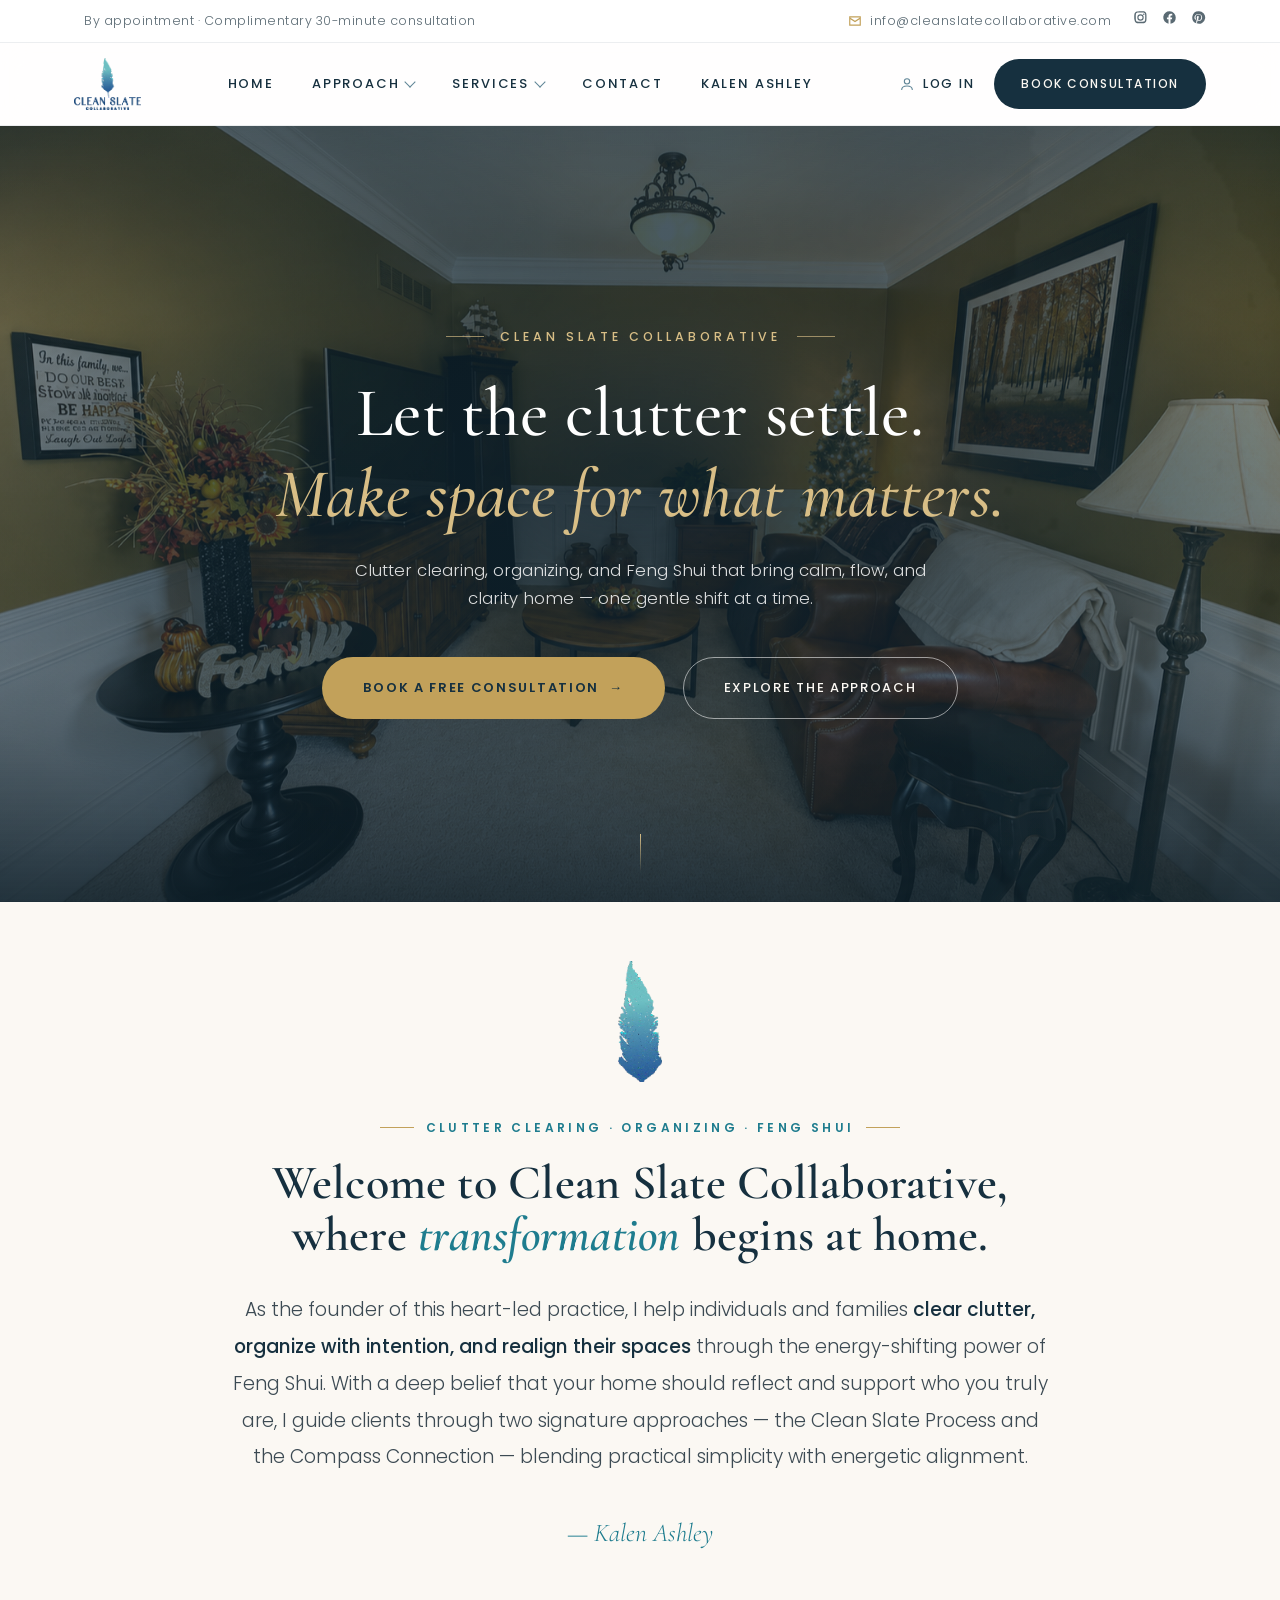
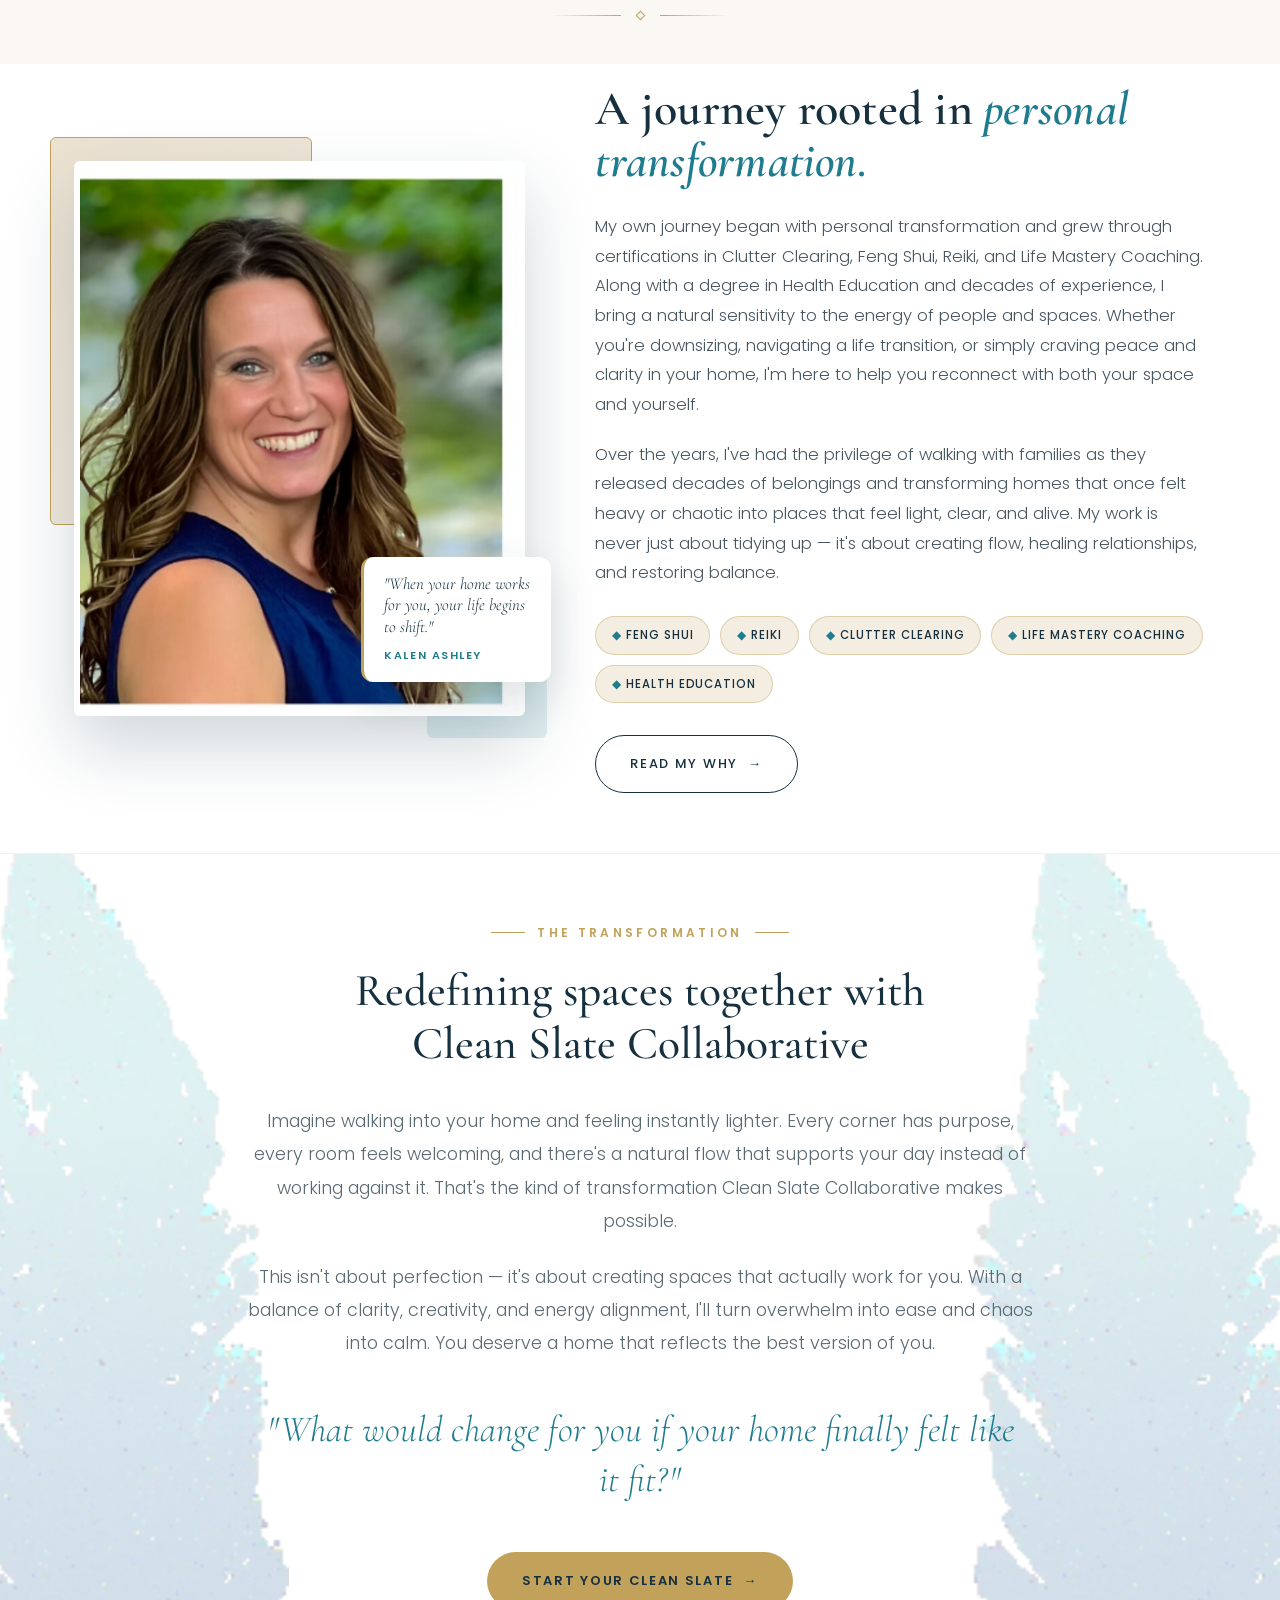
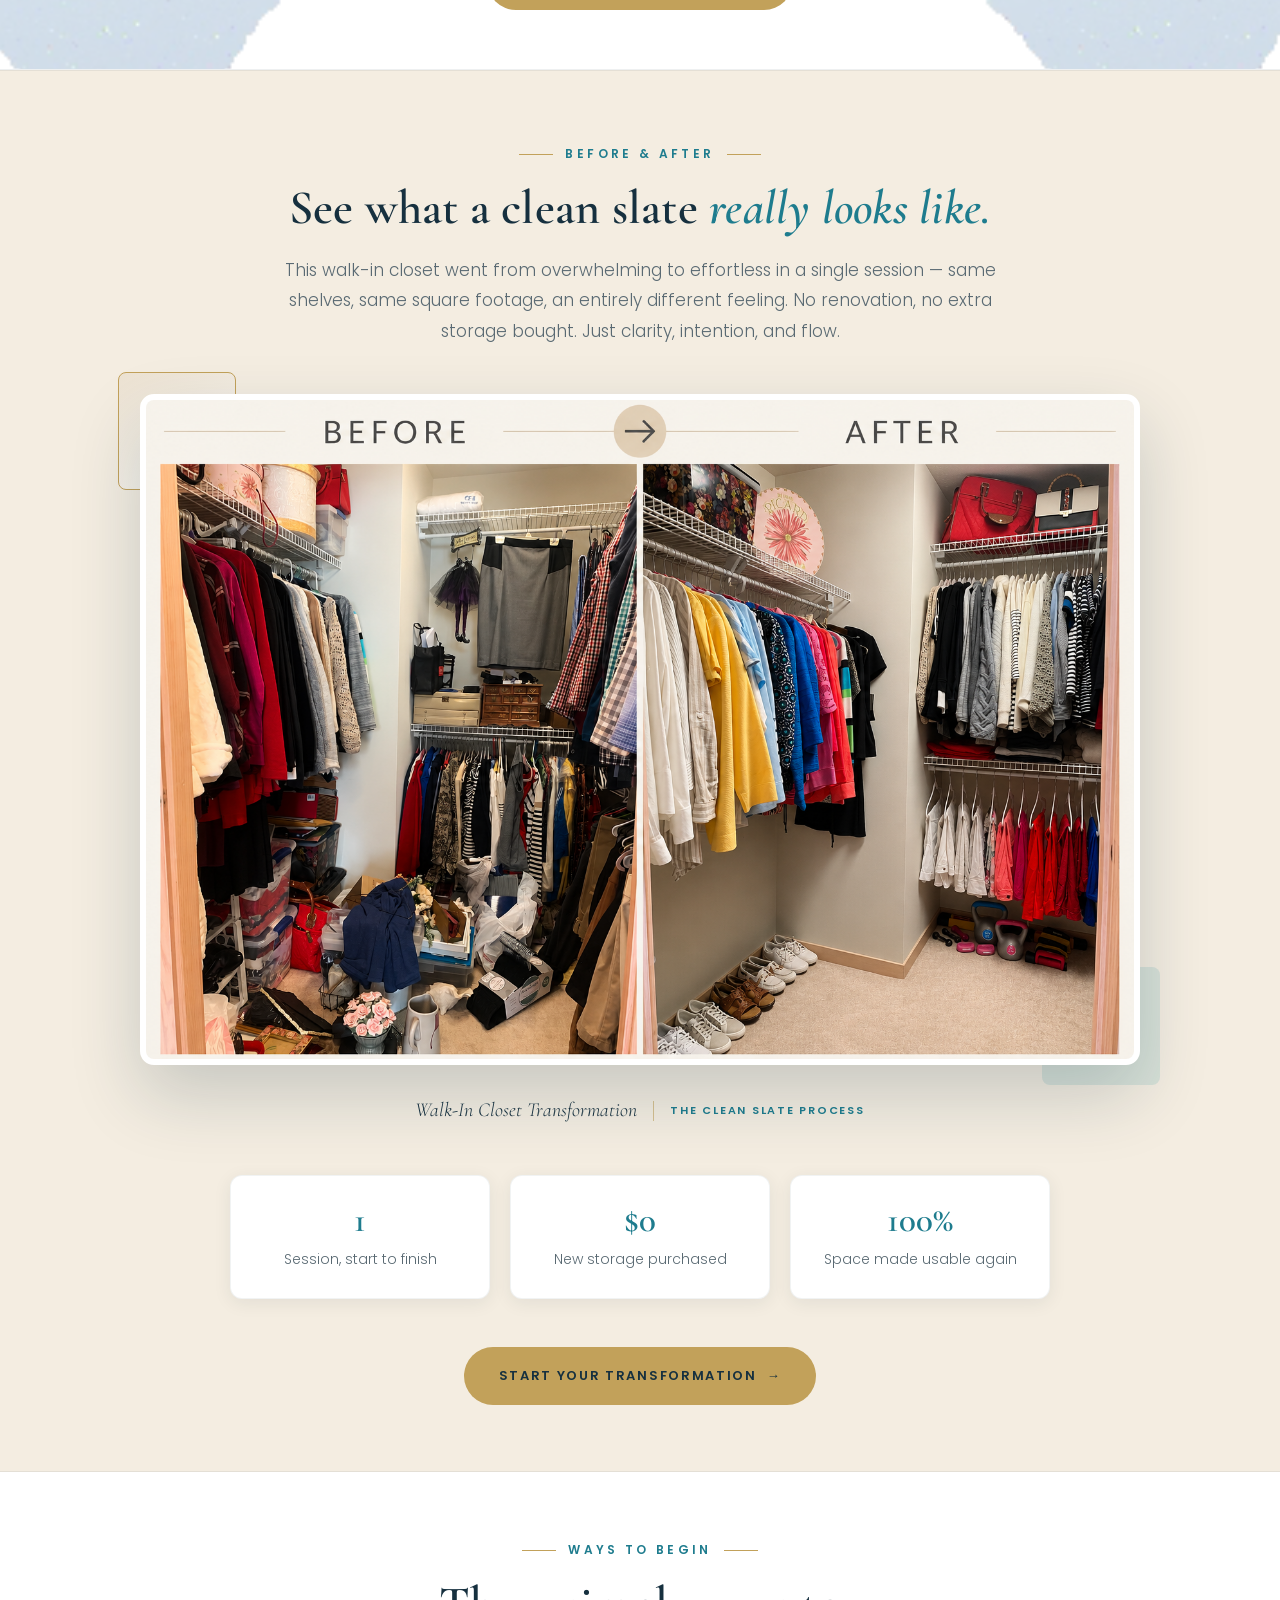
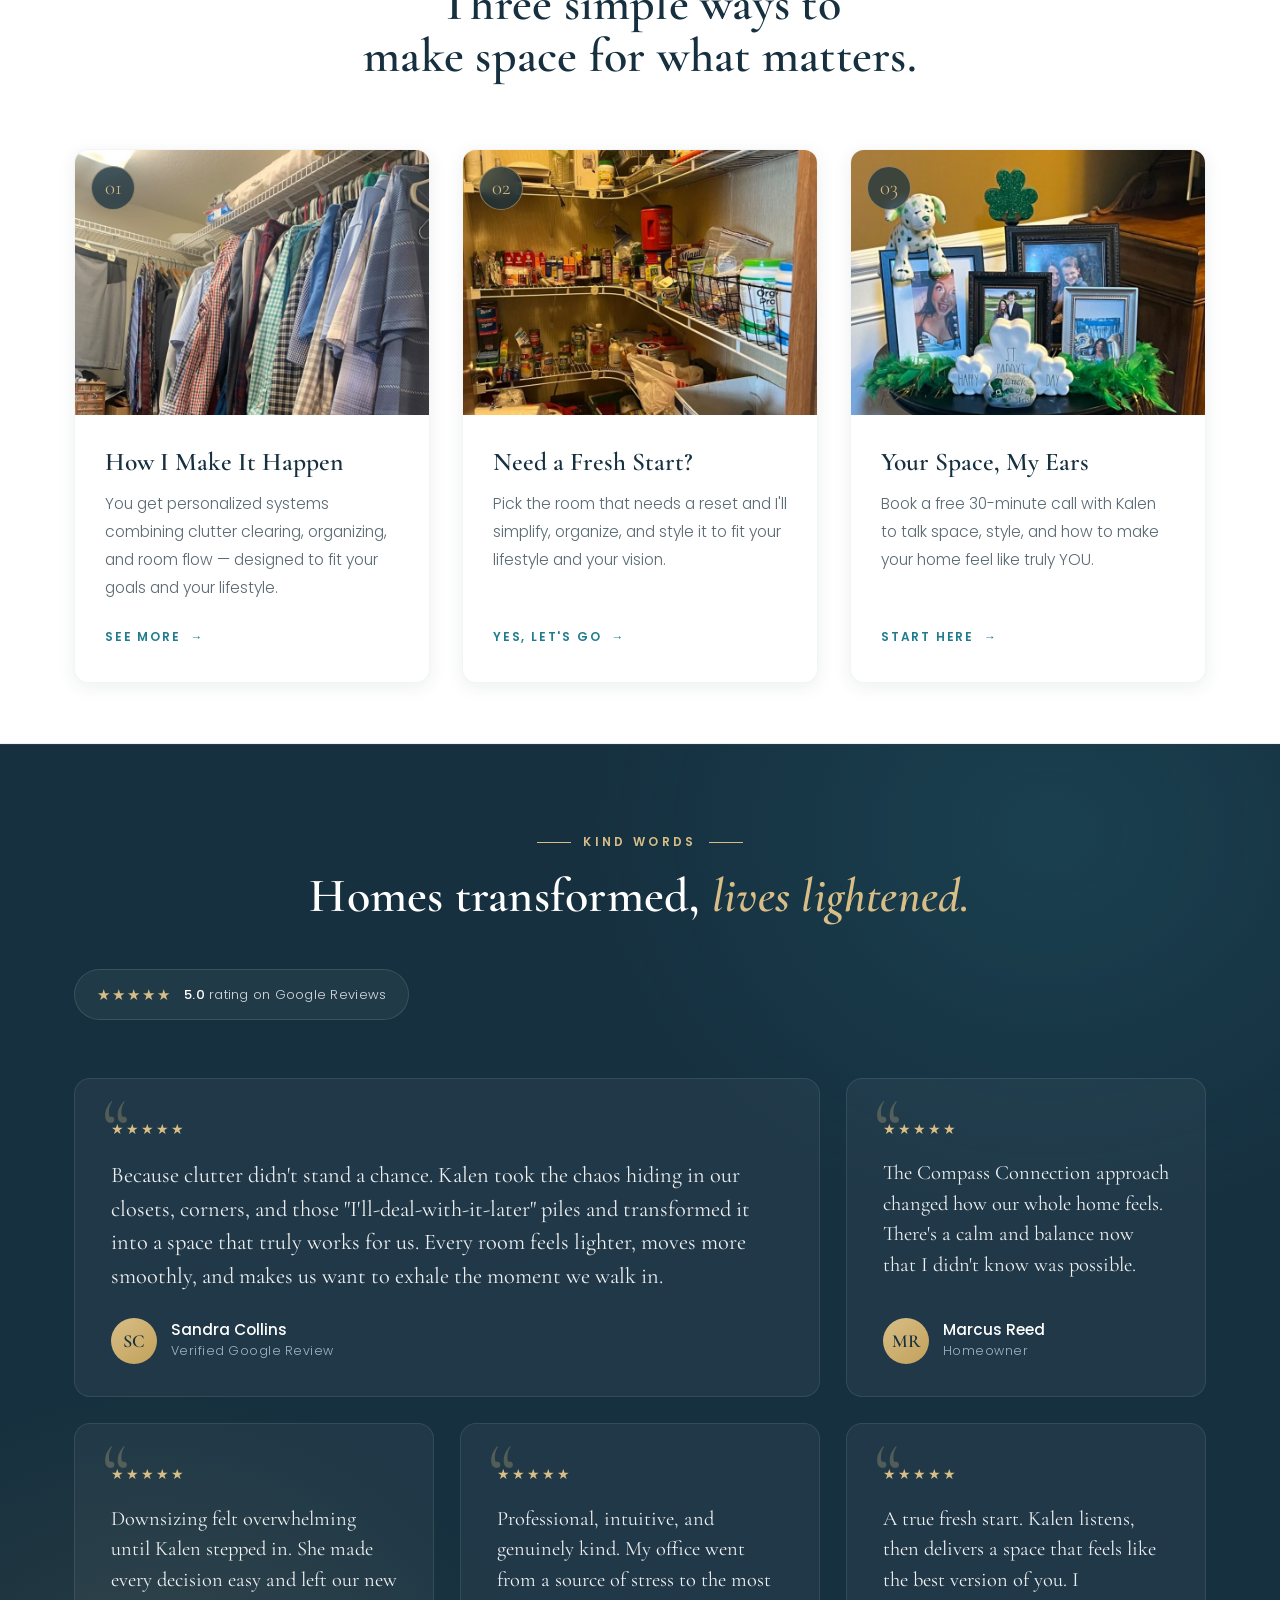
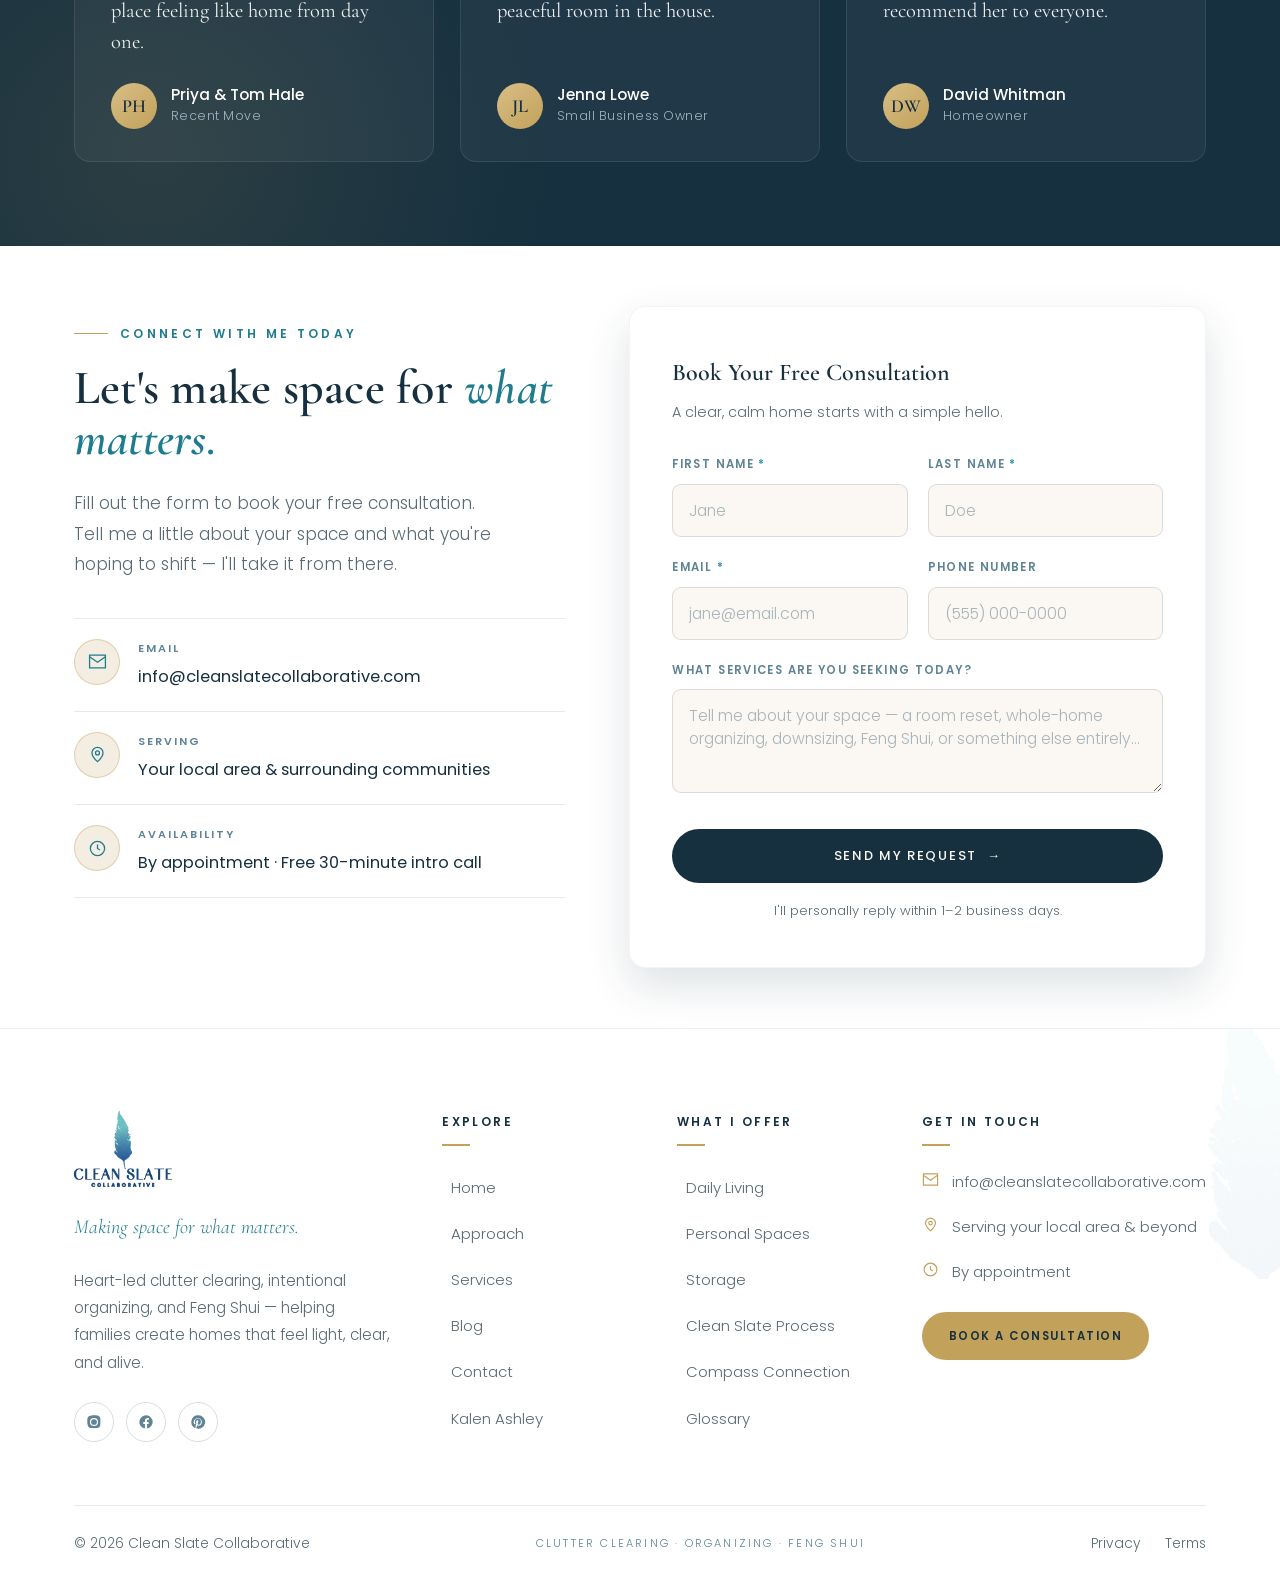
<file: index.html>
<!doctype html>
<html lang="en">
  <head>
    <meta charset="UTF-8" />
    <meta name="viewport" content="width=device-width, initial-scale=1.0" />
    <title>Clean Slate Collaborative — Making Space for What Matters</title>
    <meta
      name="description"
      content="Clutter clearing, organizing, and Feng Shui that bring calm, flow, and clarity home. Clean Slate Collaborative helps you make space for what matters."
    />
    <link rel="preconnect" href="https://fonts.googleapis.com" />
    <link rel="preconnect" href="https://fonts.gstatic.com" crossorigin />
    <link
      href="https://fonts.googleapis.com/css2?family=Cormorant+Garamond:ital,wght@0,400;0,500;0,600;0,700;1,400;1,500&family=Poppins:wght@300;400;500;600&display=swap"
      rel="stylesheet"
    />
    <style>
      /* ============ DESIGN SYSTEM ============ */
      :root {
        --navy: #16303f; /* primary deep slate */
        --navy-2: #1e3e50;
        --navy-3: #24485c;
        --steel: #5e8496; /* muted blue-gray (brand secondary) */
        --steel-soft: #9fb8c4;
        --teal: #2e93a6; /* feather accent */
        --teal-deep: #1e7c8e;
        --gold: #c2a15a; /* premium brass hairline */
        --gold-soft: #d8be86;
        --cream: #fbf8f3; /* base background */
        --cream-2: #f4ede1; /* alt section */
        --sand: #ece2d2;
        --ink: #26333b; /* body text on light */
        --ink-soft: #5a6a73; /* muted text */
        --white: #ffffff;
        --serif: "Cormorant Garamond", Georgia, "Times New Roman", serif;
        --sans:
          "Poppins", -apple-system, BlinkMacSystemFont, "Segoe UI", sans-serif;
        --shadow-sm: 0 4px 18px rgba(22, 48, 63, 0.08);
        --shadow-md: 0 18px 44px rgba(22, 48, 63, 0.14);
        --shadow-lg: 0 30px 70px rgba(22, 48, 63, 0.2);
        --ease: cubic-bezier(0.22, 0.61, 0.36, 1);
      }
      * {
        margin: 0;
        padding: 0;
        box-sizing: border-box;
      }
      html {
        scroll-behavior: smooth;
      }
      body {
        font-family: var(--sans);
        font-weight: 300;
        color: var(--ink);
        background: var(--cream);
        line-height: 1.8;
        font-size: 16.5px;
        -webkit-font-smoothing: antialiased;
        overflow-x: hidden;
      }
      img {
        max-width: 100%;
        display: block;
      }
      a {
        text-decoration: none;
        color: inherit;
      }
      .container {
        max-width: 1200px;
        margin: 0 auto;
        padding: 0 34px;
      }

      /* selection + scrollbar */
      ::selection {
        background: var(--teal);
        color: #fff;
      }

      /* Eyebrow */
      .eyebrow {
        font-family: var(--sans);
        font-weight: 600;
        font-size: 12px;
        letter-spacing: 0.28em;
        text-transform: uppercase;
        color: var(--teal-deep);
        display: inline-flex;
        align-items: center;
        gap: 12px;
      }
      .eyebrow::before {
        content: "";
        width: 34px;
        height: 1px;
        background: var(--gold);
        display: inline-block;
      }
      .eyebrow.center {
        justify-content: center;
      }
      .eyebrow.center::after {
        content: "";
        width: 34px;
        height: 1px;
        background: var(--gold);
        display: inline-block;
      }
      .eyebrow.light {
        color: var(--gold-soft);
      }

      /* Section title */
      .s-title {
        font-family: var(--serif);
        font-weight: 600;
        color: var(--navy);
        font-size: clamp(2rem, 4vw, 3rem);
        line-height: 1.08;
        letter-spacing: 0.005em;
      }
      .s-title .accent {
        color: var(--teal-deep);
        font-style: italic;
      }
      .lead {
        color: var(--ink-soft);
        font-size: 1.06rem;
        font-weight: 300;
      }

      /* Buttons */
      .btn {
        font-family: var(--sans);
        font-weight: 500;
        font-size: 13px;
        letter-spacing: 0.13em;
        text-transform: uppercase;
        padding: 16px 34px;
        border-radius: 40px;
        display: inline-flex;
        align-items: center;
        gap: 10px;
        cursor: pointer;
        border: 1.5px solid transparent;
        transition: 0.4s var(--ease);
        white-space: nowrap;
      }
      .btn .ar {
        transition: transform 0.4s var(--ease);
      }
      .btn:hover .ar {
        transform: translateX(5px);
      }
      .btn-primary {
        background: var(--navy);
        color: var(--cream);
      }
      .btn-primary:hover {
        background: var(--teal-deep);
        box-shadow: 0 14px 30px rgba(30, 124, 142, 0.32);
        transform: translateY(-2px);
      }
      .btn-ghost {
        background: transparent;
        color: var(--cream);
        border-color: rgba(255, 255, 255, 0.55);
      }
      .btn-ghost:hover {
        background: rgba(255, 255, 255, 0.12);
        border-color: #fff;
      }
      .btn-outline {
        background: transparent;
        color: var(--navy);
        border-color: var(--navy);
      }
      .btn-outline:hover {
        background: var(--navy);
        color: var(--cream);
        transform: translateY(-2px);
      }
      .btn-gold {
        background: var(--gold);
        color: var(--navy);
        font-weight: 600;
      }
      .btn-gold:hover {
        background: var(--gold-soft);
        transform: translateY(-2px);
      }

      /* ============ TOP UTILITY BAR ============ */
      .topbar {
        background: var(--white);
        color: var(--ink-soft);
        font-size: 12.5px;
        letter-spacing: 0.04em;
        border-bottom: 1px solid rgba(22, 48, 63, 0.08);
      }
      .topbar .container {
        display: flex;
        justify-content: space-between;
        align-items: center;
        height: 42px;
      }
      .topbar .tb-left {
        display: flex;
        align-items: center;
        gap: 10px;
        font-weight: 300;
      }
      .topbar .tb-left .dot {
        color: var(--gold);
      }
      .topbar .tb-right {
        display: flex;
        align-items: center;
        gap: 22px;
      }
      .topbar a {
        color: var(--ink-soft);
        transition: 0.3s;
      }
      .topbar a:hover {
        color: var(--navy);
      }
      .tb-social {
        display: flex;
        gap: 14px;
        align-items: center;
      }
      .tb-social svg {
        width: 15px;
        height: 15px;
        fill: currentColor;
      }
      .tb-email {
        display: inline-flex;
        align-items: center;
        gap: 8px;
      }
      .tb-email svg {
        width: 14px;
        height: 14px;
        fill: var(--gold);
      }

      /* ============ NAVBAR ============ */
      .nav {
        position: sticky;
        top: 0;
        z-index: 100;
        background: rgba(255, 255, 255, 0.85);
        backdrop-filter: blur(14px);
        -webkit-backdrop-filter: blur(14px);
        border-bottom: 1px solid rgba(22, 48, 63, 0.08);
        transition: 0.4s var(--ease);
      }
      .nav.scrolled {
        background: rgba(255, 255, 255, 0.97);
        box-shadow: 0 10px 30px rgba(22, 48, 63, 0.09);
      }
      .nav .container {
        display: flex;
        align-items: center;
        justify-content: space-between;
        height: 82px;
        transition: height 0.4s var(--ease);
      }
      .nav.scrolled .container {
        height: 70px;
      }
      .brand {
        display: flex;
        align-items: center;
        gap: 0;
      }
      .brand img {
        height: 52px;
        width: auto;
        transition: height 0.4s var(--ease);
      }
      .nav.scrolled .brand img {
        height: 44px;
      }
      .nav-links {
        display: flex;
        align-items: center;
        gap: 6px;
        list-style: none;
      }
      .nav-links > li {
        position: relative;
      }
      .nav-links > li > a {
        font-family: var(--sans);
        font-weight: 500;
        font-size: 13px;
        letter-spacing: 0.14em;
        text-transform: uppercase;
        color: var(--navy);
        padding: 12px 16px;
        display: inline-flex;
        align-items: center;
        gap: 7px;
        position: relative;
      }
      .nav-links > li > a .caret {
        width: 8px;
        height: 8px;
        border-right: 1.5px solid var(--steel);
        border-bottom: 1.5px solid var(--steel);
        transform: rotate(45deg);
        margin-top: -3px;
        transition: 0.3s;
      }
      .nav-links > li > a::after {
        content: "";
        position: absolute;
        left: 16px;
        right: 16px;
        bottom: 6px;
        height: 1.5px;
        background: var(--teal);
        transform: scaleX(0);
        transform-origin: left;
        transition: transform 0.38s var(--ease);
      }
      .nav-links > li > a:hover {
        color: var(--teal-deep);
      }
      .nav-links > li > a:hover::after {
        transform: scaleX(1);
      }
      .nav-links > li.has-dd:hover > a .caret {
        transform: rotate(225deg);
        border-color: var(--teal-deep);
      }

      /* Dropdown */
      .dropdown {
        position: absolute;
        top: calc(100% - 6px);
        left: 50%;
        transform: translateX(-50%) translateY(12px);
        min-width: 236px;
        background: #fff;
        border-radius: 10px;
        box-shadow: var(--shadow-md);
        padding: 12px;
        opacity: 0;
        visibility: hidden;
        transition: 0.32s var(--ease);
        border: 1px solid rgba(22, 48, 63, 0.06);
      }
      .dropdown::before {
        content: "";
        position: absolute;
        top: -7px;
        left: 50%;
        transform: translateX(-50%) rotate(45deg);
        width: 14px;
        height: 14px;
        background: #fff;
        border-left: 1px solid rgba(22, 48, 63, 0.06);
        border-top: 1px solid rgba(22, 48, 63, 0.06);
      }
      .nav-links > li.has-dd:hover .dropdown {
        opacity: 1;
        visibility: visible;
        transform: translateX(-50%) translateY(0);
      }
      .dropdown a {
        display: flex;
        align-items: center;
        gap: 12px;
        padding: 13px 16px;
        border-radius: 7px;
        font-size: 13.5px;
        font-weight: 400;
        color: var(--navy);
        letter-spacing: 0.02em;
        transition: 0.25s;
      }
      .dropdown a .di {
        width: 6px;
        height: 6px;
        border-radius: 50%;
        background: var(--gold);
        opacity: 0.55;
        transition: 0.25s;
      }
      .dropdown a:hover {
        background: var(--cream-2);
        color: var(--teal-deep);
        padding-left: 20px;
      }
      .dropdown a:hover .di {
        background: var(--teal);
        opacity: 1;
      }
      .dd-title {
        font-size: 11px;
        letter-spacing: 0.22em;
        text-transform: uppercase;
        color: var(--steel);
        padding: 6px 16px 10px;
        font-weight: 600;
      }
      .dropdown .dd-sub {
        position: relative;
      }
      .dropdown .dd-sub > a .rcaret {
        margin-left: auto;
        width: 6px;
        height: 6px;
        border-right: 1.5px solid var(--gold);
        border-bottom: 1.5px solid var(--gold);
        transform: rotate(-45deg);
        opacity: 0.7;
        transition: 0.25s;
      }
      .dropdown .dd-sub:hover > a {
        background: var(--cream-2);
        color: var(--teal-deep);
      }
      .dropdown .dd-sub:hover > a .rcaret {
        border-color: var(--teal);
        opacity: 1;
      }
      .dropdown .dd-sub:hover > a .di {
        background: var(--teal);
        opacity: 1;
      }
      .dd-flyout {
        position: absolute;
        top: -12px;
        left: 100%;
        min-width: 188px;
        background: #fff;
        border-radius: 10px;
        box-shadow: var(--shadow-md);
        border: 1px solid rgba(22, 48, 63, 0.06);
        padding: 12px;
        opacity: 0;
        visibility: hidden;
        transform: translateX(8px);
        transition: 0.26s var(--ease);
        z-index: 5;
      }
      .dropdown .dd-sub:hover > .dd-flyout {
        opacity: 1;
        visibility: visible;
        transform: translateX(0);
      }

      .nav-right {
        display: flex;
        align-items: center;
        gap: 20px;
      }
      .nav-login {
        font-family: var(--sans);
        font-weight: 500;
        font-size: 12.5px;
        letter-spacing: 0.14em;
        text-transform: uppercase;
        color: var(--navy);
        display: inline-flex;
        align-items: center;
        gap: 8px;
        transition: 0.3s;
      }
      .nav-login svg {
        width: 16px;
        height: 16px;
        fill: none;
        stroke: var(--steel);
        stroke-width: 1.6;
      }
      .nav-login:hover {
        color: var(--teal-deep);
      }
      .nav-cta {
        padding: 13px 26px;
        font-size: 12px;
      }
      .hamburger {
        display: none;
        flex-direction: column;
        gap: 5px;
        background: none;
        border: none;
        cursor: pointer;
        padding: 8px;
      }
      .hamburger span {
        width: 26px;
        height: 2px;
        background: var(--navy);
        transition: 0.3s;
        border-radius: 2px;
      }

      /* ============ HERO — Settling (photo background) ============ */
      .settle-hero {
        position: relative;
        min-height: calc(100vh - 124px);
        display: flex;
        align-items: center;
        justify-content: center;
        overflow: hidden;
        isolation: isolate;
        background: var(--navy);
      }
      .settle-bg {
        position: absolute;
        inset: 0;
        z-index: 0;
        background: url("assets/hero.png") center 38% / cover no-repeat;
        animation: settleKenBurns 22s ease-in-out infinite alternate;
        will-change: transform;
      }
      @keyframes settleKenBurns {
        from {
          transform: scale(1.02);
        }
        to {
          transform: scale(1.13);
        }
      }
      .settle-overlay {
        position: absolute;
        inset: 0;
        z-index: 1;
        pointer-events: none;
        background:
          radial-gradient(
            62% 56% at 50% 44%,
            rgba(15, 34, 45, 0.86) 0%,
            rgba(16, 38, 50, 0.6) 55%,
            rgba(16, 38, 50, 0.3) 100%
          ),
          linear-gradient(
            180deg,
            rgba(15, 34, 45, 0.6) 0%,
            rgba(15, 34, 45, 0.22) 26%,
            rgba(15, 34, 45, 0.42) 70%,
            rgba(11, 26, 35, 0.86) 100%
          );
      }
      .settle-feather {
        position: absolute;
        right: -8%;
        top: 50%;
        transform: translateY(-50%);
        width: clamp(280px, 34vw, 560px);
        opacity: 0.07;
        filter: blur(1px);
        z-index: 2;
        pointer-events: none;
        mix-blend-mode: soft-light;
      }
      .settle-hero .container {
        max-width: 1200px;
        width: 100%;
      }
      .settle-inner {
        position: relative;
        z-index: 3;
        max-width: 760px;
        margin: 0 auto;
        padding: 64px 0 56px;
        text-align: center;
      }
      .settle-eyebrow {
        display: inline-flex;
        align-items: center;
        gap: 16px;
        justify-content: center;
        font-family: var(--sans);
        font-size: 12.5px;
        font-weight: 500;
        letter-spacing: 0.32em;
        text-transform: uppercase;
        color: var(--gold-soft);
        opacity: 0;
        animation: settleFadeUp 0.9s var(--ease) 0.15s forwards;
      }
      .settle-line {
        width: 38px;
        height: 1px;
        background: var(--gold-soft);
        opacity: 0.65;
      }
      .settle-title {
        font-family: var(--serif);
        font-weight: 500;
        font-size: clamp(2.5rem, 5.4vw, 4.9rem);
        line-height: 1.08;
        letter-spacing: 0.005em;
        color: #fff;
        margin: 28px 0 26px;
        opacity: 0;
        animation: settleFadeUp 1s var(--ease) 0.38s forwards;
      }
      .settle-title em {
        display: block;
        font-style: italic;
        color: var(--gold-soft);
        margin-top: 6px;
      }
      .settle-sub {
        font-family: var(--sans);
        font-weight: 300;
        font-size: clamp(1.02rem, 1.3vw, 1.22rem);
        line-height: 1.68;
        color: rgba(255, 255, 255, 0.84);
        max-width: 600px;
        margin: 0 auto 44px;
        opacity: 0;
        animation: settleFadeUp 1s var(--ease) 0.64s forwards;
      }
      .settle-cta {
        display: flex;
        gap: 18px;
        justify-content: center;
        flex-wrap: wrap;
        opacity: 0;
        animation: settleFadeUp 1s var(--ease) 0.9s forwards;
      }
      .settle-hero .btn {
        padding: 18px 40px;
        font-size: 13px;
      }
      @keyframes settleFadeUp {
        from {
          opacity: 0;
          transform: translateY(18px);
        }
        to {
          opacity: 1;
          transform: translateY(0);
        }
      }
      .settle-scroll {
        position: absolute;
        left: 50%;
        bottom: 30px;
        transform: translateX(-50%);
        z-index: 3;
        display: flex;
        align-items: center;
        opacity: 0;
        animation: settleFadeUp 1s var(--ease) 1.15s forwards;
      }
      .settle-scroll-line {
        width: 1px;
        height: 38px;
        background: linear-gradient(var(--gold-soft), transparent);
        animation: settleScrollPulse 2.4s infinite;
      }
      @keyframes settleScrollPulse {
        0% {
          opacity: 0.25;
          transform: scaleY(0.4);
          transform-origin: top;
        }
        50% {
          opacity: 1;
        }
        100% {
          opacity: 0.25;
          transform: scaleY(1);
          transform-origin: top;
        }
      }

      @media (prefers-reduced-motion: reduce) {
        .settle-bg {
          animation: none;
        }
        .settle-scroll-line {
          animation: none;
        }
        .settle-eyebrow,
        .settle-title,
        .settle-sub,
        .settle-cta,
        .settle-scroll {
          animation: none;
          opacity: 1;
          transform: none;
        }
      }

      @media (max-width: 900px) {
        .settle-feather {
          width: 44vw;
          opacity: 0.045;
        }
      }

      @media (max-width: 720px) {
        .settle-inner {
          padding: 48px 0 40px;
        }
        .settle-cta {
          flex-direction: column;
          align-items: stretch;
        }
        .settle-cta .btn {
          width: 100%;
          justify-content: center;
        }
        .settle-scroll {
          display: none;
        }
      }

      @media (max-width: 480px) {
        .settle-feather {
          display: none;
        }
        .settle-eyebrow {
          letter-spacing: 0.24em;
          font-size: 11px;
        }
        .settle-line {
          width: 24px;
        }
        .settle-hero .btn {
          padding: 16px 30px;
        }
      }

      @media (max-height: 700px) and (max-width: 900px) {
        .settle-hero {
          min-height: auto;
          padding: 100px 0 64px;
        }
      }

      /* ============ WELCOME ============ */
      .welcome {
        padding: 59px 0 45px;
        text-align: center;
        position: relative;
        background: var(--cream);
      }
      .welcome .feather-mark {
        width: 44px;
        margin: 0 auto 26px;
        opacity: 0.9;
      }
      .welcome h2 {
        margin: 20px auto 30px;
        max-width: 900px;
      }
      .welcome-intro {
        max-width: 820px;
        margin: 0 auto;
        font-size: 1.18rem;
        line-height: 1.95;
        color: #3c4a53;
        font-weight: 300;
      }
      .welcome-intro strong {
        font-weight: 500;
        color: var(--navy);
      }
      .signature {
        margin-top: 34px;
        font-family: var(--serif);
        font-style: italic;
        font-size: 1.6rem;
        color: var(--teal-deep);
      }
      .divider-orn {
        display: flex;
        align-items: center;
        justify-content: center;
        gap: 16px;
        margin: 56px auto 0;
      }
      .divider-orn span {
        height: 1px;
        width: 70px;
        background: linear-gradient(90deg, transparent, var(--gold));
      }
      .divider-orn span:last-child {
        background: linear-gradient(90deg, var(--gold), transparent);
      }
      .divider-orn .d {
        width: 7px;
        height: 7px;
        transform: rotate(45deg);
        border: 1px solid var(--gold);
      }

      /* ============ FOUNDER (two-column) ============ */
      .founder {
        padding: 20px 0 60px;
        background: var(--white);
      }
      .founder .grid {
        display: grid;
        grid-template-columns: 0.85fr 1.15fr;
        gap: 70px;
        align-items: center;
      }
      .founder-photo {
        position: relative;
      }
      .founder-photo .frame {
        position: relative;
        z-index: 2;
        border-radius: 6px;
        overflow: hidden;
        box-shadow: var(--shadow-lg);
        border: 6px solid #fff;
      }
      .founder-photo .frame img {
        width: 100%;
        aspect-ratio: 340/420;
        object-fit: cover;
        object-position: center top;
      }
      .founder-photo .block {
        position: absolute;
        left: -24px;
        top: -24px;
        width: 58%;
        height: 70%;
        background: linear-gradient(150deg, var(--sand), var(--cream-2));
        border: 1px solid var(--gold);
        border-radius: 6px;
        z-index: 1;
      }
      .founder-photo .tealblock {
        position: absolute;
        right: -22px;
        bottom: -22px;
        width: 120px;
        height: 120px;
        background: var(--teal);
        opacity: 0.14;
        border-radius: 6px;
        z-index: 1;
      }
      .founder-photo .quote-chip {
        position: absolute;
        right: -26px;
        bottom: 34px;
        z-index: 3;
        background: #fff;
        border-radius: 12px;
        box-shadow: var(--shadow-md);
        padding: 16px 20px;
        max-width: 190px;
        border-left: 3px solid var(--gold);
      }
      .founder-photo .quote-chip .q {
        font-family: var(--serif);
        font-style: italic;
        font-size: 1.05rem;
        color: var(--navy);
        line-height: 1.3;
      }
      .founder-photo .quote-chip .n {
        font-size: 11px;
        letter-spacing: 0.14em;
        text-transform: uppercase;
        color: var(--teal-deep);
        margin-top: 8px;
        font-weight: 600;
      }
      .founder-copy .eyebrow {
        margin-bottom: 20px;
      }
      .founder-copy h2 {
        margin-bottom: 24px;
      }
      .founder-copy p {
        margin-bottom: 20px;
        color: #485660;
        font-weight: 300;
      }
      .creds {
        display: flex;
        flex-wrap: wrap;
        gap: 10px;
        margin: 28px 0 32px;
      }
      .creds .chip {
        font-size: 11.5px;
        letter-spacing: 0.08em;
        text-transform: uppercase;
        color: var(--navy);
        background: var(--cream-2);
        border: 1px solid rgba(194, 161, 90, 0.4);
        padding: 8px 16px;
        border-radius: 30px;
        font-weight: 500;
      }
      .creds .chip span {
        color: var(--teal-deep);
      }

      /* ============ REDEFINING (navy statement band) ============ */
      .redefine {
        background: var(--white);
        color: var(--ink);
        padding: 59px 0;
        position: relative;
        overflow: hidden;
        text-align: center;
        border-top: 1px solid rgba(22, 48, 63, 0.07);
        border-bottom: 1px solid rgba(22, 48, 63, 0.07);
      }
      .redefine .feather-water {
        position: absolute;
        right: -40px;
        top: 50%;
        transform: translateY(-50%);
        height: 118%;
        opacity: 0.22;
        z-index: 0;
      }
      .redefine .feather-water.left {
        left: -60px;
        right: auto;
      }
      .redefine .container {
        position: relative;
        z-index: 2;
        max-width: 960px;
      }
      .redefine .eyebrow {
        color: var(--gold);
        justify-content: center;
      }
      .redefine .eyebrow::before,
      .redefine .eyebrow::after {
        background: var(--gold);
      }
      .redefine h2 {
        font-family: var(--serif);
        font-weight: 500;
        font-size: clamp(1.9rem, 3.6vw, 2.85rem);
        line-height: 1.16;
        margin: 22px 0 34px;
        color: var(--navy);
      }
      .redefine p {
        color: var(--ink-soft);
        font-size: 1.1rem;
        font-weight: 300;
        max-width: 800px;
        margin: 0 auto 22px;
        line-height: 1.9;
      }
      .pullquote {
        font-family: var(--serif);
        font-style: italic;
        font-size: clamp(1.6rem, 3vw, 2.3rem);
        color: var(--teal-deep);
        line-height: 1.35;
        margin: 44px auto 10px;
        max-width: 760px;
      }
      .redefine .btn {
        margin-top: 38px;
      }

      /* ============ BEFORE & AFTER ============ */
      .beforeafter {
        padding: 64px 0 66px;
        background: var(--cream-2);
        border-top: 1px solid rgba(22, 48, 63, 0.07);
        border-bottom: 1px solid rgba(22, 48, 63, 0.07);
        position: relative;
        overflow: hidden;
      }
      .ba-head {
        text-align: center;
        max-width: 720px;
        margin: 0 auto 48px;
      }
      .ba-head h2 {
        margin-top: 18px;
      }
      .ba-head p {
        margin-top: 20px;
        color: var(--ink-soft);
        font-size: 1.06rem;
        font-weight: 300;
      }
      .ba-showcase {
        max-width: 1000px;
        margin: 0 auto;
        position: relative;
      }
      .ba-block {
        position: absolute;
        left: -22px;
        top: -22px;
        width: 118px;
        height: 118px;
        background: linear-gradient(150deg, var(--sand), var(--cream));
        border: 1px solid var(--gold);
        border-radius: 8px;
        z-index: 0;
      }
      .ba-teal {
        position: absolute;
        right: -20px;
        bottom: -20px;
        width: 118px;
        height: 118px;
        background: var(--teal);
        opacity: 0.14;
        border-radius: 8px;
        z-index: 0;
      }
      .ba-frame {
        position: relative;
        z-index: 1;
        border-radius: 14px;
        overflow: hidden;
        box-shadow: var(--shadow-lg);
        border: 6px solid #fff;
        background: #fff;
      }
      .ba-frame img {
        width: 100%;
        height: auto;
      }
      .ba-caption {
        display: flex;
        align-items: center;
        justify-content: center;
        flex-wrap: wrap;
        gap: 8px 16px;
        margin-top: 28px;
        font-family: var(--serif);
        font-style: italic;
        font-size: 1.24rem;
        color: var(--navy);
      }
      .ba-caption .loc {
        font-family: var(--sans);
        font-style: normal;
        font-size: 11px;
        letter-spacing: 0.16em;
        text-transform: uppercase;
        color: var(--teal-deep);
        font-weight: 600;
        border-left: 1px solid rgba(194, 161, 90, 0.6);
        padding-left: 16px;
      }
      .ba-stats {
        display: flex;
        flex-wrap: wrap;
        justify-content: center;
        gap: 20px;
        margin: 46px auto 0;
        max-width: 820px;
      }
      .ba-stat {
        flex: 1 1 210px;
        background: #fff;
        border: 1px solid rgba(22, 48, 63, 0.06);
        border-radius: 12px;
        padding: 26px 22px;
        text-align: center;
        box-shadow: var(--shadow-sm);
        transition: 0.45s var(--ease);
      }
      .ba-stat:hover {
        transform: translateY(-6px);
        box-shadow: var(--shadow-md);
      }
      .ba-stat .num {
        font-family: var(--serif);
        font-weight: 600;
        font-size: 2.2rem;
        color: var(--teal-deep);
        line-height: 1;
      }
      .ba-stat .lbl {
        font-size: 0.88rem;
        color: var(--ink-soft);
        margin-top: 10px;
        font-weight: 300;
      }
      .ba-cta {
        text-align: center;
        margin-top: 48px;
      }
      @media (max-width: 560px) {
        .ba-block,
        .ba-teal {
          width: 78px;
          height: 78px;
          left: -12px;
          top: -12px;
        }
        .ba-teal {
          right: -12px;
          bottom: -12px;
          left: auto;
          top: auto;
        }
        .ba-caption {
          font-size: 1.1rem;
        }
        .ba-caption .loc {
          border-left: none;
          padding-left: 0;
        }
      }

      /* ============ WAYS / CARDS (three-column) ============ */
      .ways {
        padding: 59px 0 60px;
        background: var(--white);
        border-bottom: 1px solid rgba(22, 48, 63, 0.07);
      }
      .ways-head {
        text-align: center;
        max-width: 680px;
        margin: 0 auto 66px;
      }
      .ways-head h2 {
        margin-top: 18px;
      }
      .cards {
        display: grid;
        grid-template-columns: repeat(3, 1fr);
        gap: 32px;
      }
      .card {
        background: #fff;
        border-radius: 14px;
        overflow: hidden;
        box-shadow: var(--shadow-sm);
        transition: 0.5s var(--ease);
        display: flex;
        flex-direction: column;
        position: relative;
        border: 1px solid rgba(22, 48, 63, 0.05);
      }
      .card::before {
        content: "";
        position: absolute;
        top: 0;
        left: 0;
        right: 0;
        height: 3px;
        background: linear-gradient(90deg, var(--teal), var(--gold));
        transform: scaleX(0);
        transform-origin: left;
        transition: transform 0.5s var(--ease);
        z-index: 3;
      }
      .card:hover {
        transform: translateY(-10px);
        box-shadow: var(--shadow-lg);
      }
      .card:hover::before {
        transform: scaleX(1);
      }
      .card-img {
        position: relative;
        overflow: hidden;
        aspect-ratio: 4/3;
      }
      .card-img img {
        width: 100%;
        height: 100%;
        object-fit: cover;
        transition: transform 0.8s var(--ease);
      }
      .card:hover .card-img img {
        transform: scale(1.08);
      }
      .card-img .num {
        position: absolute;
        top: 16px;
        left: 16px;
        width: 44px;
        height: 44px;
        border-radius: 50%;
        background: rgba(22, 48, 63, 0.72);
        backdrop-filter: blur(4px);
        color: var(--gold-soft);
        font-family: var(--serif);
        font-size: 1.3rem;
        display: flex;
        align-items: center;
        justify-content: center;
        border: 1px solid rgba(216, 190, 134, 0.5);
      }
      .card-body {
        padding: 32px 30px 34px;
        display: flex;
        flex-direction: column;
        flex: 1;
      }
      .card-body h3 {
        font-family: var(--serif);
        font-weight: 600;
        font-size: 1.6rem;
        color: var(--navy);
        margin-bottom: 14px;
        line-height: 1.15;
      }
      .card-body p {
        font-size: 0.97rem;
        color: var(--ink-soft);
        font-weight: 300;
        flex: 1;
        margin-bottom: 24px;
      }
      .card-link {
        font-family: var(--sans);
        font-weight: 600;
        font-size: 12px;
        letter-spacing: 0.15em;
        text-transform: uppercase;
        color: var(--teal-deep);
        display: inline-flex;
        align-items: center;
        gap: 10px;
        align-self: flex-start;
        transition: 0.3s;
      }
      .card-link .ar {
        transition: transform 0.35s var(--ease);
      }
      .card-link:hover {
        color: var(--navy);
      }
      .card-link:hover .ar {
        transform: translateX(6px);
      }

      /* ============ TESTIMONIALS ============ */
      .praise {
        position: relative;
        padding: 78px 0 84px;
        background: var(--navy);
        color: var(--cream);
        overflow: hidden;
        isolation: isolate;
        border-top: 1px solid rgba(255, 255, 255, 0.06);
      }
      .praise::before {
        content: "";
        position: absolute;
        inset: 0;
        z-index: 0;
        background:
          radial-gradient(
            60% 60% at 82% 8%,
            rgba(46, 147, 166, 0.16) 0%,
            transparent 60%
          ),
          radial-gradient(
            50% 55% at 12% 92%,
            rgba(194, 161, 90, 0.12) 0%,
            transparent 62%
          );
        pointer-events: none;
      }
      .praise .container {
        position: relative;
        z-index: 2;
      }
      .praise-head {
        text-align: center;
        max-width: 680px;
        margin: 0 auto 20px;
      }
      .praise-head .eyebrow {
        color: var(--gold-soft);
      }
      .praise-head .eyebrow::before,
      .praise-head .eyebrow::after {
        background: var(--gold-soft);
      }
      .praise-head h2 {
        margin-top: 18px;
        color: #fff;
      }
      .praise-head h2 .accent {
        color: var(--gold-soft);
        font-style: italic;
      }
      .rating-badge {
        display: inline-flex;
        align-items: center;
        gap: 12px;
        margin: 26px auto 58px;
        padding: 11px 22px;
        border-radius: 40px;
        background: rgba(255, 255, 255, 0.05);
        border: 1px solid rgba(255, 255, 255, 0.12);
        backdrop-filter: blur(6px);
      }
      .rating-badge .rb-stars {
        color: var(--gold-soft);
        letter-spacing: 2px;
        font-size: 15px;
      }
      .rating-badge .rb-text {
        font-size: 13px;
        color: rgba(255, 255, 255, 0.82);
        letter-spacing: 0.02em;
      }
      .rating-badge .rb-text b {
        color: #fff;
        font-weight: 500;
      }
      .praise-grid {
        display: grid;
        grid-template-columns: repeat(3, 1fr);
        gap: 26px;
      }
      .praise-grid .t-card:first-child {
        grid-column: span 2;
      }
      .t-card {
        position: relative;
        background: rgba(255, 255, 255, 0.045);
        border: 1px solid rgba(255, 255, 255, 0.09);
        border-radius: 16px;
        padding: 38px 36px 32px;
        display: flex;
        flex-direction: column;
        transition: 0.45s var(--ease);
      }
      .t-card::before {
        content: "\201C";
        position: absolute;
        top: 6px;
        left: 26px;
        font-family: var(--serif);
        font-size: 5.6rem;
        line-height: 1;
        color: rgba(216, 190, 134, 0.28);
      }
      .t-card:hover {
        transform: translateY(-6px);
        background: rgba(255, 255, 255, 0.07);
        border-color: rgba(216, 190, 134, 0.32);
      }
      .t-stars {
        position: relative;
        z-index: 1;
        color: var(--gold-soft);
        letter-spacing: 2px;
        font-size: 14px;
        margin-bottom: 16px;
      }
      .t-quote {
        position: relative;
        z-index: 1;
        font-family: var(--serif);
        font-size: 1.28rem;
        line-height: 1.5;
        font-weight: 400;
        color: rgba(255, 255, 255, 0.92);
        margin-bottom: 26px;
        flex: 1;
      }
      .praise-grid .t-card:first-child .t-quote {
        font-size: 1.4rem;
      }
      .t-who {
        display: flex;
        align-items: center;
        gap: 14px;
      }
      .t-avatar {
        flex: 0 0 46px;
        width: 46px;
        height: 46px;
        border-radius: 50%;
        display: flex;
        align-items: center;
        justify-content: center;
        font-family: var(--serif);
        font-size: 1.15rem;
        font-weight: 600;
        color: var(--navy);
        background: linear-gradient(140deg, var(--gold-soft), var(--gold));
      }
      .t-name {
        font-family: var(--sans);
        font-weight: 500;
        font-size: 0.96rem;
        color: #fff;
        line-height: 1.3;
      }
      .t-role {
        font-size: 0.78rem;
        letter-spacing: 0.04em;
        color: var(--steel-soft);
      }

      /* ============ CONTACT ============ */
      .contact {
        padding: 60px 0;
        background: var(--white);
        position: relative;
      }
      .contact .grid {
        display: grid;
        grid-template-columns: 0.92fr 1.08fr;
        gap: 64px;
        align-items: stretch;
      }
      .contact-info {
        padding: 8px 0;
      }
      .contact-info h2 {
        margin: 18px 0 22px;
      }
      .contact-info p.lead {
        margin-bottom: 38px;
        max-width: 420px;
      }
      .info-item {
        display: flex;
        gap: 18px;
        align-items: flex-start;
        padding: 20px 0;
        border-top: 1px solid rgba(22, 48, 63, 0.1);
      }
      .info-item:last-child {
        border-bottom: 1px solid rgba(22, 48, 63, 0.1);
      }
      .info-item .ic {
        flex: 0 0 46px;
        height: 46px;
        border-radius: 50%;
        background: var(--cream-2);
        border: 1px solid rgba(194, 161, 90, 0.4);
        display: flex;
        align-items: center;
        justify-content: center;
      }
      .info-item .ic svg {
        width: 19px;
        height: 19px;
        fill: none;
        stroke: var(--teal-deep);
        stroke-width: 1.6;
      }
      .info-item .it-label {
        font-size: 11px;
        letter-spacing: 0.18em;
        text-transform: uppercase;
        color: var(--steel);
        font-weight: 600;
        margin-bottom: 3px;
      }
      .info-item .it-val {
        font-size: 1.02rem;
        color: var(--navy);
        font-weight: 400;
        overflow-wrap: anywhere;
      }
      /* let the flex text column shrink so the email can wrap on narrow phones */
      .info-item > div:not(.ic) {
        min-width: 0;
      }
      .form-card {
        background: #fff;
        border-radius: 16px;
        box-shadow: var(--shadow-md);
        padding: 44px 42px;
        border: 1px solid rgba(22, 48, 63, 0.05);
      }
      .form-card .fc-title {
        font-family: var(--serif);
        font-size: 1.5rem;
        color: var(--navy);
        margin-bottom: 6px;
        font-weight: 600;
      }
      .form-card .fc-sub {
        font-size: 0.9rem;
        color: var(--ink-soft);
        margin-bottom: 28px;
      }
      .form-row {
        display: grid;
        grid-template-columns: 1fr 1fr;
        gap: 20px;
      }
      .field {
        margin-bottom: 20px;
        position: relative;
      }
      .field label {
        display: block;
        font-size: 11.5px;
        letter-spacing: 0.12em;
        text-transform: uppercase;
        color: var(--steel);
        font-weight: 600;
        margin-bottom: 9px;
      }
      .field label .req {
        color: var(--teal);
      }
      .field input,
      .field textarea,
      .field select {
        width: 100%;
        font-family: var(--sans);
        font-size: 0.98rem;
        font-weight: 300;
        color: var(--navy);
        background: var(--cream);
        border: 1px solid rgba(22, 48, 63, 0.14);
        border-radius: 9px;
        padding: 14px 16px;
        transition: 0.3s;
        outline: none;
      }
      .field textarea {
        resize: vertical;
        min-height: 104px;
      }
      .field input:focus,
      .field textarea:focus,
      .field select:focus {
        border-color: var(--teal);
        background: #fff;
        box-shadow: 0 0 0 4px rgba(46, 147, 166, 0.1);
      }
      .field input::placeholder,
      .field textarea::placeholder {
        color: #a9b4bb;
      }
      .form-card .btn {
        width: 100%;
        justify-content: center;
        margin-top: 6px;
      }
      .form-note {
        text-align: center;
        font-size: 0.82rem;
        color: var(--ink-soft);
        margin-top: 16px;
      }

      /* ============ FOOTER ============ */
      footer {
        background: var(--white);
        color: var(--ink-soft);
        padding: 82px 0 0;
        position: relative;
        overflow: hidden;
        border-top: 1px solid rgba(22, 48, 63, 0.08);
      }
      .footer-water {
        position: absolute;
        right: -30px;
        top: -30px;
        height: 280px;
        opacity: 0.05;
      }
      .footer-top {
        display: grid;
        grid-template-columns: 1.6fr 0.95fr 1fr 1.2fr;
        gap: 40px;
        padding-bottom: 60px;
        position: relative;
        z-index: 2;
      }
      .footer-brand img {
        height: 76px;
        margin-bottom: 22px;
      }
      .footer-brand p {
        font-size: 0.95rem;
        font-weight: 300;
        color: var(--ink-soft);
        line-height: 1.8;
        max-width: 320px;
        margin-bottom: 26px;
      }
      .footer-brand .fmini {
        font-family: var(--serif);
        font-style: italic;
        font-size: 1.25rem;
        color: var(--teal-deep);
        margin-bottom: 22px;
      }
      .f-social {
        display: flex;
        gap: 12px;
      }
      .f-social a {
        width: 40px;
        height: 40px;
        border-radius: 50%;
        border: 1px solid rgba(22, 48, 63, 0.16);
        display: flex;
        align-items: center;
        justify-content: center;
        transition: 0.35s;
      }
      .f-social a svg {
        width: 16px;
        height: 16px;
        fill: var(--steel);
        transition: 0.35s;
      }
      .f-social a:hover {
        background: var(--teal);
        border-color: var(--teal);
        transform: translateY(-3px);
      }
      .f-social a:hover svg {
        fill: #fff;
      }
      .footer-col h4 {
        font-family: var(--sans);
        font-size: 12px;
        letter-spacing: 0.2em;
        text-transform: uppercase;
        color: var(--navy);
        font-weight: 600;
        margin-bottom: 22px;
        position: relative;
        padding-bottom: 14px;
      }
      .footer-col h4::after {
        content: "";
        position: absolute;
        left: 0;
        bottom: 0;
        width: 28px;
        height: 2px;
        background: var(--gold);
      }
      .footer-col ul {
        list-style: none;
      }
      .footer-col ul li {
        margin-bottom: 13px;
      }
      .footer-col ul li a {
        font-size: 0.94rem;
        font-weight: 300;
        color: var(--ink-soft);
        transition: 0.3s;
        display: inline-flex;
        align-items: center;
        gap: 9px;
      }
      .footer-col ul li a::before {
        content: "";
        width: 0;
        height: 1px;
        background: var(--gold);
        transition: 0.3s;
      }
      .footer-col ul li a:hover {
        color: var(--navy);
      }
      .footer-col ul li a:hover::before {
        width: 14px;
      }
      .footer-contact .fc-line {
        display: flex;
        gap: 13px;
        margin-bottom: 18px;
        align-items: flex-start;
        font-size: 0.94rem;
        font-weight: 300;
      }
      .footer-contact .fc-line svg {
        width: 17px;
        height: 17px;
        fill: none;
        stroke: var(--gold);
        stroke-width: 1.6;
        flex-shrink: 0;
        margin-top: 3px;
      }
      .footer-contact .btn {
        margin-top: 8px;
        padding: 13px 26px;
        font-size: 11.5px;
      }
      .footer-bottom {
        border-top: 1px solid rgba(22, 48, 63, 0.1);
        padding: 26px 0;
        display: flex;
        justify-content: space-between;
        align-items: center;
        gap: 20px;
        flex-wrap: wrap;
        position: relative;
        z-index: 2;
      }
      .footer-bottom .copy {
        font-size: 0.86rem;
        font-weight: 300;
        color: var(--ink-soft);
      }
      .footer-bottom .copy a {
        color: var(--gold);
      }
      .footer-bottom .fb-tag {
        font-size: 11px;
        letter-spacing: 0.2em;
        text-transform: uppercase;
        color: var(--steel);
      }
      .footer-bottom .fb-links {
        display: flex;
        gap: 24px;
        font-size: 0.86rem;
      }
      .footer-bottom .fb-links a:hover {
        color: var(--navy);
      }

      /* ============ REVEAL ANIMATION ============ */
      .reveal {
        opacity: 0;
        transform: translateY(34px);
        transition:
          opacity 0.9s var(--ease),
          transform 0.9s var(--ease);
      }
      .reveal.in {
        opacity: 1;
        transform: none;
      }
      .reveal.d1 {
        transition-delay: 0.12s;
      }
      .reveal.d2 {
        transition-delay: 0.24s;
      }
      .reveal.d3 {
        transition-delay: 0.36s;
      }

      /* ============ RESPONSIVE ============ */
      @media (max-width: 980px) {
        .founder .grid,
        .contact .grid {
          grid-template-columns: 1fr;
          gap: 48px;
        }
        .founder-photo {
          max-width: 420px;
          margin: 0 auto;
        }
        .cards {
          grid-template-columns: 1fr;
          max-width: 440px;
          margin: 0 auto;
        }
        .praise-grid {
          grid-template-columns: 1fr 1fr;
        }
        .praise-grid .t-card:first-child {
          grid-column: span 2;
        }
        .footer-top {
          grid-template-columns: 1fr 1fr;
          gap: 40px;
        }
        .redefine .feather-water {
          display: none;
        }
      }
      @media (max-width: 860px) {
        .nav-links,
        .nav-login {
          display: none;
        }
        .hamburger {
          display: flex;
        }
        .topbar .tb-left {
          display: none;
        }
        .topbar .container {
          justify-content: center;
        }
        .mobile-menu {
          display: block;
        }
      }
      @media (max-width: 560px) {
        .container {
          padding: 0 22px;
        }
        /* keep the testimonial chip inside the viewport on narrow phones */
        .founder-photo .quote-chip {
          right: 6px;
        }
        .form-row {
          grid-template-columns: 1fr;
        }
        .footer-top {
          grid-template-columns: 1fr;
        }
        .footer-bottom {
          flex-direction: column;
          text-align: center;
        }
        .hero-cta {
          flex-direction: column;
        }
        .hero-cta .btn {
          width: 100%;
          justify-content: center;
        }
        .praise-grid {
          grid-template-columns: 1fr;
          max-width: 440px;
          margin: 0 auto;
        }
        .praise-grid .t-card:first-child {
          grid-column: auto;
        }
        .divider-orn span {
          width: 44px;
        }
      }

      /* Mobile menu */
      .mobile-menu {
        position: fixed;
        inset: 0;
        background: var(--white);
        z-index: 200;
        padding: 32px;
        transform: translateX(100%);
        transition: 0.45s var(--ease);
        display: none;
        flex-direction: column;
        box-shadow: var(--shadow-lg);
      }
      .mobile-menu.open {
        transform: translateX(0);
      }
      .mm-head {
        display: flex;
        justify-content: space-between;
        align-items: center;
        margin-bottom: 40px;
      }
      .mm-head img {
        height: 92px;
      }
      .mm-close {
        background: none;
        border: none;
        color: var(--navy);
        font-size: 34px;
        cursor: pointer;
        line-height: 1;
      }
      .mobile-menu a {
        color: var(--navy);
        font-family: var(--serif);
        font-size: 1.7rem;
        padding: 14px 0;
        border-bottom: 1px solid rgba(22, 48, 63, 0.1);
        display: block;
      }
      .mobile-menu a:hover {
        color: var(--teal-deep);
        padding-left: 8px;
      }
      .mm-sub {
        font-size: 1.05rem !important;
        color: var(--ink-soft) !important;
        font-family: var(--sans) !important;
        padding: 8px 0 8px 20px !important;
        border: none !important;
      }
    </style>
  </head>
  <body id="top">
    <!-- ============ TOP UTILITY BAR ============ -->
    <div class="topbar">
      <div class="container">
        <div class="tb-left">
          <span class="dot"></span> By appointment · Complimentary 30-minute
          consultation
        </div>
        <div class="tb-right">
          <a class="tb-email" href="mailto:info@cleanslatecollaborative.com"
            ><svg viewBox="0 0 24 24">
              <path
                d="M2 4h20v16H2V4zm2 2v.5l8 5 8-5V6H4zm16 3-8 5-8-5v9h16V9z"
              />
            </svg>
            info@cleanslatecollaborative.com</a
          >
          <div class="tb-social">
            <a href="#" aria-label="Instagram"
              ><svg viewBox="0 0 24 24">
                <path
                  d="M12 2c2.7 0 3 0 4.1.1 1 0 1.7.2 2.3.4.6.3 1.1.6 1.6 1.1.5.5.8 1 1.1 1.6.2.6.4 1.3.4 2.3.1 1.1.1 1.4.1 4.1s0 3-.1 4.1c0 1-.2 1.7-.4 2.3-.3.6-.6 1.1-1.1 1.6-.5.5-1 .8-1.6 1.1-.6.2-1.3.4-2.3.4-1.1.1-1.4.1-4.1.1s-3 0-4.1-.1c-1 0-1.7-.2-2.3-.4-.6-.3-1.1-.6-1.6-1.1-.5-.5-.8-1-1.1-1.6-.2-.6-.4-1.3-.4-2.3C2 15 2 14.7 2 12s0-3 .1-4.1c0-1 .2-1.7.4-2.3.3-.6.6-1.1 1.1-1.6.5-.5 1-.8 1.6-1.1.6-.2 1.3-.4 2.3-.4C9 2 9.3 2 12 2zm0 1.8c-2.7 0-3 0-4 .1-.8 0-1.2.2-1.5.3-.4.1-.7.3-1 .6-.3.3-.5.6-.6 1-.1.3-.3.7-.3 1.5-.1 1-.1 1.3-.1 4s0 3 .1 4c0 .8.2 1.2.3 1.5.1.4.3.7.6 1 .3.3.6.5 1 .6.3.1.7.3 1.5.3 1 .1 1.3.1 4 .1s3 0 4-.1c.8 0 1.2-.2 1.5-.3.4-.1.7-.3 1-.6.3-.3.5-.6.6-1 .1-.3.3-.7.3-1.5.1-1 .1-1.3.1-4s0-3-.1-4c0-.8-.2-1.2-.3-1.5-.1-.4-.3-.7-.6-1-.3-.3-.6-.5-1-.6-.3-.1-.7-.3-1.5-.3-1-.1-1.3-.1-4-.1zm0 3.1a5.1 5.1 0 1 1 0 10.2 5.1 5.1 0 0 1 0-10.2zm0 1.8a3.3 3.3 0 1 0 0 6.6 3.3 3.3 0 0 0 0-6.6zm5.3-3.1a1.2 1.2 0 1 1 0 2.4 1.2 1.2 0 0 1 0-2.4z"
                /></svg
            ></a>
            <a href="#" aria-label="Facebook"
              ><svg viewBox="0 0 24 24">
                <path
                  d="M22 12a10 10 0 1 0-11.6 9.9v-7H7.9V12h2.5V9.8c0-2.5 1.5-3.9 3.8-3.9 1.1 0 2.2.2 2.2.2v2.5h-1.3c-1.2 0-1.6.8-1.6 1.6V12h2.8l-.4 2.9h-2.3v7A10 10 0 0 0 22 12z"
                /></svg
            ></a>
            <a href="#" aria-label="Pinterest"
              ><svg viewBox="0 0 24 24">
                <path
                  d="M12 2a10 10 0 0 0-3.6 19.3c-.1-.8-.2-2 0-2.9l1.2-5s-.3-.6-.3-1.5c0-1.4.8-2.5 1.9-2.5.9 0 1.3.7 1.3 1.5 0 .9-.6 2.2-.9 3.5-.2 1 .5 1.9 1.6 1.9 1.9 0 3.2-2.4 3.2-5.3 0-2.2-1.5-3.8-4.2-3.8a4.7 4.7 0 0 0-4.9 4.7c0 .9.3 1.5.7 2 .2.2.2.3.1.5l-.2.9c-.1.3-.3.4-.6.2-1.2-.5-1.8-1.9-1.8-3.5 0-2.6 2.2-5.7 6.5-5.7 3.5 0 5.8 2.5 5.8 5.2 0 3.5-2 6.2-4.9 6.2-1 0-1.9-.5-2.2-1.1l-.6 2.4c-.2.8-.7 1.7-1 2.3A10 10 0 1 0 12 2z"
                /></svg
            ></a>
          </div>
        </div>
      </div>
    </div>

    <!-- ============ NAVBAR ============ -->
    <nav class="nav" id="nav">
      <div class="container">
        <a href="#top" class="brand"
          ><img src="assets/logo_color.png" alt="Clean Slate Collaborative"
        /></a>
        <ul class="nav-links">
          <li><a href="#top">Home</a></li>
          <li class="has-dd">
            <a href="#approach">Approach <i class="caret"></i></a>
            <div class="dropdown">
              <div class="dd-title">The Approach</div>
              <a href="#approach"><i class="di"></i>Clean Slate Process</a>
              <a href="#approach"><i class="di"></i>Compass Connection</a>
              <a href="#approach"><i class="di"></i>Glossary</a>
            </div>
          </li>
          <li class="has-dd">
            <a href="#services">Services <i class="caret"></i></a>
            <div class="dropdown">
              <div class="dd-title">Services</div>
              <a href="#services"><i class="di"></i>Daily Living</a>
              <a href="#services"><i class="di"></i>Personal Spaces</a>
              <a href="#services"><i class="di"></i>Storage</a>
              <div class="dd-sub">
                <a href="#services"><i class="di"></i>Decluttering <i class="rcaret"></i></a>
                <div class="dd-flyout">
                  <a href="kitchen.html"><i class="di"></i>Kitchen</a>
                  <a href="bedroom.html"><i class="di"></i>Bedroom</a>
                  <a href="closet.html"><i class="di"></i>Closet</a>
                  <a href="bathroom.html"><i class="di"></i>Bathroom</a>
                </div>
              </div>
            </div>
          </li>
          <li><a href="#contact">Contact</a></li>
          <li><a href="#founder">Kalen Ashley</a></li>
        </ul>
        <div class="nav-right">
          <a href="#" class="nav-login"
            ><svg viewBox="0 0 24 24">
              <circle cx="12" cy="8" r="4" />
              <path d="M4 21c0-4 4-6 8-6s8 2 8 6" />
            </svg>
            Log In</a
          >
          <a href="#contact" class="btn btn-primary nav-cta"
            >Book Consultation</a
          >
          <button class="hamburger" id="hamburger" aria-label="Menu">
            <span></span><span></span><span></span>
          </button>
        </div>
      </div>
    </nav>

    <!-- Mobile menu -->
    <div class="mobile-menu" id="mobileMenu">
      <div class="mm-head">
        <img src="assets/logo_color.png" alt="Clean Slate Collaborative" />
        <button class="mm-close" id="mmClose">&times;</button>
      </div>
      <a href="#top">Home</a>
      <a href="#approach">Approach</a>
      <a class="mm-sub" href="#approach">Clean Slate Process</a>
      <a class="mm-sub" href="#approach">Compass Connection</a>
      <a class="mm-sub" href="#approach">Glossary</a>
      <a href="#services">Services</a>
      <a class="mm-sub" href="#services"
        >Daily Living · Personal Spaces · Storage</a
      >
      <a class="mm-sub" href="kitchen.html"
        >Decluttering: Kitchen · Bedroom · Closet · Bathroom</a
      >
      <a href="#contact">Contact</a>
      <a href="#founder">Kalen Ashley</a>
      <a href="#contact" style="color: var(--gold)"
        >Book a Consultation →</a
      >
    </div>

    <!-- ============ HERO ============ -->
    <header class="hero settle-hero" id="hero">
      <div class="settle-bg" aria-hidden="true"></div>
      <div class="settle-overlay" aria-hidden="true"></div>
      <img
        src="assets/feather_white.png"
        class="settle-feather"
        alt=""
        aria-hidden="true"
      />
      <div class="container">
        <div class="settle-inner">
          <span class="settle-eyebrow">
            <span class="settle-line"></span>
            Clean Slate Collaborative
            <span class="settle-line"></span>
          </span>
          <h1 class="settle-title">
            Let the clutter settle.
            <em>Make space for what matters.</em>
          </h1>
          <p class="settle-sub">
            Clutter clearing, organizing, and Feng Shui that bring calm,
            flow, and clarity home — one gentle shift at a time.
          </p>
          <div class="settle-cta">
            <a href="#contact" class="btn btn-gold"
              >Book a Free Consultation <span class="ar">→</span></a
            >
            <a href="#approach" class="btn btn-ghost">Explore the Approach</a>
          </div>
        </div>
      </div>
      <div class="settle-scroll" aria-hidden="true">
        <span class="settle-scroll-line"></span>
      </div>
    </header>

    <!-- ============ WELCOME ============ -->
    <section class="welcome" id="welcome">
      <div class="container">
        <img src="assets/feather_icon.png" class="feather-mark reveal" alt="" />
        <span class="eyebrow center reveal"
          >Clutter Clearing · Organizing · Feng Shui</span
        >
        <h2 class="s-title reveal">
          Welcome to Clean Slate Collaborative,<br />where
          <span class="accent">transformation</span> begins at home.
        </h2>
        <p class="welcome-intro reveal d1">
          As the founder of this heart-led practice, I help individuals and
          families
          <strong
            >clear clutter, organize with intention, and realign their
            spaces</strong
          >
          through the energy-shifting power of Feng Shui. With a deep belief
          that your home should reflect and support who you truly are, I guide
          clients through two signature approaches — the Clean Slate Process and
          the Compass Connection — blending practical simplicity with energetic
          alignment.
        </p>
        <div class="signature reveal d1">— Kalen Ashley</div>
        <div class="divider-orn reveal d2">
          <span></span><i class="d"></i><span></span>
        </div>
      </div>
    </section>

    <!-- ============ FOUNDER (two-column) ============ -->
    <section class="founder" id="founder">
      <div class="container">
        <div class="grid">
          <div class="founder-photo reveal">
            <div class="block"></div>
            <div class="tealblock"></div>
            <div class="frame">
              <img
                src="assets/founder.jpg"
                alt="Kalen Ashley, founder of Clean Slate Collaborative"
              />
            </div>
            <div class="quote-chip">
              <div class="q">
                "When your home works for you, your life begins to shift."
              </div>
              <div class="n">Kalen Ashley</div>
            </div>
          </div>
          <div class="founder-copy">
            <!-- <span class="eyebrow reveal">My Why</span> -->
            <h2 class="s-title reveal">
              A journey rooted in
              <span class="accent">personal transformation.</span>
            </h2>
            <p class="reveal d1">
              My own journey began with personal transformation and grew through
              certifications in Clutter Clearing, Feng Shui, Reiki, and Life
              Mastery Coaching. Along with a degree in Health Education and
              decades of experience, I bring a natural sensitivity to the energy
              of people and spaces. Whether you're downsizing, navigating a life
              transition, or simply craving peace and clarity in your home, I'm
              here to help you reconnect with both your space and yourself.
            </p>
            <p class="reveal d1">
              Over the years, I've had the privilege of walking with families as
              they released decades of belongings and transforming homes that
              once felt heavy or chaotic into places that feel light, clear, and
              alive. My work is never just about tidying up — it's about
              creating flow, healing relationships, and restoring balance.
            </p>
            <div class="creds reveal d2">
              <span class="chip"><span>◆</span> Feng Shui</span>
              <span class="chip"><span>◆</span> Reiki</span>
              <span class="chip"><span>◆</span> Clutter Clearing</span>
              <span class="chip"><span>◆</span> Life Mastery Coaching</span>
              <span class="chip"><span>◆</span> Health Education</span>
            </div>
            <a href="#approach" class="btn btn-outline reveal d2"
              >Read My Why <span class="ar">→</span></a
            >
          </div>
        </div>
      </div>
    </section>

    <!-- ============ REDEFINING (navy statement) ============ -->
    <section class="redefine" id="approach">
      <img src="assets/feather_icon.png" class="feather-water" alt="" />
      <img src="assets/feather_icon.png" class="feather-water left" alt="" />
      <div class="container">
        <span class="eyebrow center reveal">The Transformation</span>
        <h2 class="reveal">
          Redefining spaces together with<br />Clean Slate Collaborative
        </h2>
        <p class="reveal d1">
          Imagine walking into your home and feeling instantly lighter. Every
          corner has purpose, every room feels welcoming, and there's a natural
          flow that supports your day instead of working against it. That's the
          kind of transformation Clean Slate Collaborative makes possible.
        </p>
        <p class="reveal d1">
          This isn't about perfection — it's about creating spaces that actually
          work for you. With a balance of clarity, creativity, and energy
          alignment, I'll turn overwhelm into ease and chaos into calm. You
          deserve a home that reflects the best version of you.
        </p>
        <div class="pullquote reveal d2">
          "What would change for you if your home finally felt like it fit?"
        </div>
        <a href="#contact" class="btn btn-gold reveal d2"
          >Start Your Clean Slate <span class="ar">→</span></a
        >
      </div>
    </section>

    <!-- ============ BEFORE & AFTER ============ -->
    <section class="beforeafter" id="transformations">
      <div class="container">
        <div class="ba-head">
          <span class="eyebrow center reveal">Before &amp; After</span>
          <h2 class="s-title reveal">
            See what a clean slate <span class="accent">really looks like.</span>
          </h2>
          <p class="reveal d1">
            This walk-in closet went from overwhelming to effortless in a single
            session — same shelves, same square footage, an entirely different
            feeling. No renovation, no extra storage bought. Just clarity,
            intention, and flow.
          </p>
        </div>
        <div class="ba-showcase reveal d1">
          <span class="ba-block" aria-hidden="true"></span>
          <span class="ba-teal" aria-hidden="true"></span>
          <div class="ba-frame">
            <img
              src="assets/beforeAndAfter.png"
              alt="A cluttered walk-in closet before, transformed into a calm, color-organized closet after"
            />
          </div>
        </div>
        <div class="ba-caption reveal d1">
          Walk-In Closet Transformation
          <span class="loc">The Clean Slate Process</span>
        </div>
        <div class="ba-stats">
          <div class="ba-stat reveal">
            <div class="num">1</div>
            <div class="lbl">Session, start to finish</div>
          </div>
          <div class="ba-stat reveal d1">
            <div class="num">$0</div>
            <div class="lbl">New storage purchased</div>
          </div>
          <div class="ba-stat reveal d2">
            <div class="num">100%</div>
            <div class="lbl">Space made usable again</div>
          </div>
        </div>
        <div class="ba-cta reveal d1">
          <a href="#contact" class="btn btn-gold"
            >Start Your Transformation <span class="ar">→</span></a
          >
        </div>
      </div>
    </section>

    <!-- ============ WAYS / CARDS (three-column) ============ -->
    <section class="ways" id="services">
      <div class="container">
        <div class="ways-head">
          <span class="eyebrow center reveal">Ways to Begin</span>
          <h2 class="s-title reveal">
            Three simple ways to<br />make space for what matters.
          </h2>
        </div>
        <div class="cards">
          <article class="card reveal">
            <div class="card-img">
              <span class="num">01</span
              ><img
                src="assets/card-organize.jpg"
                alt="Personalized organizing systems"
              />
            </div>
            <div class="card-body">
              <h3>How I Make It Happen</h3>
              <p>
                You get personalized systems combining clutter clearing,
                organizing, and room flow — designed to fit your goals and your
                lifestyle.
              </p>
              <a href="#approach" class="card-link"
                >See More <span class="ar">→</span></a
              >
            </div>
          </article>
          <article class="card reveal d1">
            <div class="card-img">
              <span class="num">02</span
              ><img
                src="assets/card-freshstart.jpg"
                alt="Room reset and fresh start"
              />
            </div>
            <div class="card-body">
              <h3>Need a Fresh Start?</h3>
              <p>
                Pick the room that needs a reset and I'll simplify, organize,
                and style it to fit your lifestyle and your vision.
              </p>
              <a href="#contact" class="card-link"
                >Yes, Let's Go <span class="ar">→</span></a
              >
            </div>
          </article>
          <article class="card reveal d2">
            <div class="card-img">
              <span class="num">03</span
              ><img
                src="assets/card-consult.jpg"
                alt="Free consultation call"
              />
            </div>
            <div class="card-body">
              <h3>Your Space, My Ears</h3>
              <p>
                Book a free 30-minute call with Kalen to talk space, style, and
                how to make your home feel like truly YOU.
              </p>
              <a href="#contact" class="card-link"
                >Start Here <span class="ar">→</span></a
              >
            </div>
          </article>
        </div>
      </div>
    </section>

    <!-- ============ TESTIMONIALS ============ -->
    <section class="praise" id="testimonials">
      <div class="container">
        <div class="praise-head">
          <span class="eyebrow center reveal">Kind Words</span>
          <h2 class="s-title reveal">
            Homes transformed, <span class="accent">lives lightened.</span>
          </h2>
        </div>
        <div class="rating-badge reveal d1">
          <span class="rb-stars">★★★★★</span>
          <span class="rb-text"><b>5.0</b> rating on Google Reviews</span>
        </div>

        <div class="praise-grid">
          <article class="t-card reveal">
            <div class="t-stars">★★★★★</div>
            <p class="t-quote">
              Because clutter didn't stand a chance. Kalen took the chaos hiding
              in our closets, corners, and those "I'll-deal-with-it-later" piles
              and transformed it into a space that truly works for us. Every room
              feels lighter, moves more smoothly, and makes us want to exhale the
              moment we walk in.
            </p>
            <div class="t-who">
              <span class="t-avatar">SC</span>
              <div>
                <div class="t-name">Sandra Collins</div>
                <div class="t-role">Verified Google Review</div>
              </div>
            </div>
          </article>

          <article class="t-card reveal d1">
            <div class="t-stars">★★★★★</div>
            <p class="t-quote">
              The Compass Connection approach changed how our whole home feels.
              There's a calm and balance now that I didn't know was possible.
            </p>
            <div class="t-who">
              <span class="t-avatar">MR</span>
              <div>
                <div class="t-name">Marcus Reed</div>
                <div class="t-role">Homeowner</div>
              </div>
            </div>
          </article>

          <article class="t-card reveal d1">
            <div class="t-stars">★★★★★</div>
            <p class="t-quote">
              Downsizing felt overwhelming until Kalen stepped in. She made every
              decision easy and left our new place feeling like home from day one.
            </p>
            <div class="t-who">
              <span class="t-avatar">PH</span>
              <div>
                <div class="t-name">Priya &amp; Tom Hale</div>
                <div class="t-role">Recent Move</div>
              </div>
            </div>
          </article>

          <article class="t-card reveal d2">
            <div class="t-stars">★★★★★</div>
            <p class="t-quote">
              Professional, intuitive, and genuinely kind. My office went from a
              source of stress to the most peaceful room in the house.
            </p>
            <div class="t-who">
              <span class="t-avatar">JL</span>
              <div>
                <div class="t-name">Jenna Lowe</div>
                <div class="t-role">Small Business Owner</div>
              </div>
            </div>
          </article>

          <article class="t-card reveal d2">
            <div class="t-stars">★★★★★</div>
            <p class="t-quote">
              A true fresh start. Kalen listens, then delivers a space that feels
              like the best version of you. I recommend her to everyone.
            </p>
            <div class="t-who">
              <span class="t-avatar">DW</span>
              <div>
                <div class="t-name">David Whitman</div>
                <div class="t-role">Homeowner</div>
              </div>
            </div>
          </article>
        </div>
      </div>
    </section>

    <!-- ============ CONTACT ============ -->
    <section class="contact" id="contact">
      <div class="container">
        <div class="grid">
          <div class="contact-info">
            <span class="eyebrow reveal">Connect With Me Today</span>
            <h2 class="s-title reveal">
              Let's make space for <span class="accent">what matters.</span>
            </h2>
            <p class="lead reveal d1">
              Fill out the form to book your free consultation. Tell me a little
              about your space and what you're hoping to shift — I'll take it
              from there.
            </p>
            <div class="info-item reveal d1">
              <div class="ic">
                <svg viewBox="0 0 24 24">
                  <path d="M2 4h20v16H2z" />
                  <path d="m2 6 10 7 10-7" />
                </svg>
              </div>
              <div>
                <div class="it-label">Email</div>
                <div class="it-val">info@cleanslatecollaborative.com</div>
              </div>
            </div>
            <div class="info-item reveal d2">
              <div class="ic">
                <svg viewBox="0 0 24 24">
                  <path
                    d="M12 21s-7-6.3-7-11a7 7 0 0 1 14 0c0 4.7-7 11-7 11z"
                  />
                  <circle cx="12" cy="10" r="2.5" />
                </svg>
              </div>
              <div>
                <div class="it-label">Serving</div>
                <div class="it-val">
                  Your local area &amp; surrounding communities
                </div>
              </div>
            </div>
            <div class="info-item reveal d2">
              <div class="ic">
                <svg viewBox="0 0 24 24">
                  <circle cx="12" cy="12" r="9" />
                  <path d="M12 7v5l3 2" />
                </svg>
              </div>
              <div>
                <div class="it-label">Availability</div>
                <div class="it-val">
                  By appointment · Free 30-minute intro call
                </div>
              </div>
            </div>
          </div>

          <form
            class="form-card reveal d1"
            onsubmit="return handleSubmit(event);"
          >
            <div class="fc-title">Book Your Free Consultation</div>
            <div class="fc-sub">
              A clear, calm home starts with a simple hello.
            </div>
            <div class="form-row">
              <div class="field">
                <label>First Name <span class="req">*</span></label
                ><input type="text" placeholder="Jane" required />
              </div>
              <div class="field">
                <label>Last Name <span class="req">*</span></label
                ><input type="text" placeholder="Doe" required />
              </div>
            </div>
            <div class="form-row">
              <div class="field">
                <label>Email <span class="req">*</span></label
                ><input type="email" placeholder="jane@email.com" required />
              </div>
              <div class="field">
                <label>Phone Number</label
                ><input type="tel" placeholder="(555) 000-0000" />
              </div>
            </div>
            <div class="field">
              <label>What services are you seeking today?</label>
              <textarea
                placeholder="Tell me about your space — a room reset, whole-home organizing, downsizing, Feng Shui, or something else entirely..."
              ></textarea>
            </div>
            <button type="submit" class="btn btn-primary">
              Send My Request <span class="ar">→</span>
            </button>
            <div class="form-note">
              I'll personally reply within 1–2 business days.
            </div>
          </form>
        </div>
      </div>
    </section>

    <!-- ============ FOOTER ============ -->
    <footer>
      <img src="assets/feather_icon.png" class="footer-water" alt="" />
      <div class="container">
        <div class="footer-top">
          <div class="footer-brand">
            <img src="assets/logo_color.png" alt="Clean Slate Collaborative" />
            <div class="fmini">Making space for what matters.</div>
            <p>
              Heart-led clutter clearing, intentional organizing, and Feng Shui
              — helping families create homes that feel light, clear, and alive.
            </p>
            <div class="f-social">
              <a href="#" aria-label="Instagram"
                ><svg viewBox="0 0 24 24">
                  <path
                    d="M12 2c2.7 0 3 0 4.1.1 1 0 1.7.2 2.3.4.6.3 1.1.6 1.6 1.1.5.5.8 1 1.1 1.6.2.6.4 1.3.4 2.3.1 1.1.1 1.4.1 4.1s0 3-.1 4.1c0 1-.2 1.7-.4 2.3-.3.6-.6 1.1-1.1 1.6-.5.5-1 .8-1.6 1.1-.6.2-1.3.4-2.3.4-1.1.1-1.4.1-4.1.1s-3 0-4.1-.1c-1 0-1.7-.2-2.3-.4-.6-.3-1.1-.6-1.6-1.1-.5-.5-.8-1-1.1-1.6-.2-.6-.4-1.3-.4-2.3C2 15 2 14.7 2 12s0-3 .1-4.1c0-1 .2-1.7.4-2.3.3-.6.6-1.1 1.1-1.6.5-.5 1-.8 1.6-1.1.6-.2 1.3-.4 2.3-.4C9 2 9.3 2 12 2zm0 3.9a6.1 6.1 0 1 0 0 12.2 6.1 6.1 0 0 0 0-12.2zm0 1.8a4.3 4.3 0 1 1 0 8.6 4.3 4.3 0 0 1 0-8.6zm6.3-2.2a1.4 1.4 0 1 1 0 2.8 1.4 1.4 0 0 1 0-2.8z"
                  /></svg
              ></a>
              <a href="#" aria-label="Facebook"
                ><svg viewBox="0 0 24 24">
                  <path
                    d="M22 12a10 10 0 1 0-11.6 9.9v-7H7.9V12h2.5V9.8c0-2.5 1.5-3.9 3.8-3.9 1.1 0 2.2.2 2.2.2v2.5h-1.3c-1.2 0-1.6.8-1.6 1.6V12h2.8l-.4 2.9h-2.3v7A10 10 0 0 0 22 12z"
                  /></svg
              ></a>
              <a href="#" aria-label="Pinterest"
                ><svg viewBox="0 0 24 24">
                  <path
                    d="M12 2a10 10 0 0 0-3.6 19.3c-.1-.8-.2-2 0-2.9l1.2-5s-.3-.6-.3-1.5c0-1.4.8-2.5 1.9-2.5.9 0 1.3.7 1.3 1.5 0 .9-.6 2.2-.9 3.5-.2 1 .5 1.9 1.6 1.9 1.9 0 3.2-2.4 3.2-5.3 0-2.2-1.5-3.8-4.2-3.8a4.7 4.7 0 0 0-4.9 4.7c0 .9.3 1.5.7 2 .2.2.2.3.1.5l-.2.9c-.1.3-.3.4-.6.2-1.2-.5-1.8-1.9-1.8-3.5 0-2.6 2.2-5.7 6.5-5.7 3.5 0 5.8 2.5 5.8 5.2 0 3.5-2 6.2-4.9 6.2-1 0-1.9-.5-2.2-1.1l-.6 2.4c-.2.8-.7 1.7-1 2.3A10 10 0 1 0 12 2z"
                  /></svg
              ></a>
            </div>
          </div>
          <div class="footer-col">
            <h4>Explore</h4>
            <ul>
              <li><a href="#top">Home</a></li>
              <li><a href="#approach">Approach</a></li>
              <li><a href="#services">Services</a></li>
              <li><a href="blog.html">Blog</a></li>
              <li><a href="#contact">Contact</a></li>
              <li><a href="#founder">Kalen Ashley</a></li>
            </ul>
          </div>
          <div class="footer-col">
            <h4>What I Offer</h4>
            <ul>
              <li><a href="#services">Daily Living</a></li>
              <li><a href="#services">Personal Spaces</a></li>
              <li><a href="#services">Storage</a></li>
              <li><a href="#approach">Clean Slate Process</a></li>
              <li><a href="#approach">Compass Connection</a></li>
              <li><a href="#approach">Glossary</a></li>
            </ul>
          </div>
          <div class="footer-col footer-contact">
            <h4>Get in Touch</h4>
            <div class="fc-line">
              <svg viewBox="0 0 24 24">
                <path d="M2 4h20v16H2z" />
                <path d="m2 6 10 7 10-7" />
              </svg>
              info@cleanslatecollaborative.com
            </div>
            <div class="fc-line">
              <svg viewBox="0 0 24 24">
                <path d="M12 21s-7-6.3-7-11a7 7 0 0 1 14 0c0 4.7-7 11-7 11z" />
                <circle cx="12" cy="10" r="2.5" />
              </svg>
              Serving your local area &amp; beyond
            </div>
            <div class="fc-line">
              <svg viewBox="0 0 24 24">
                <circle cx="12" cy="12" r="9" />
                <path d="M12 7v5l3 2" />
              </svg>
              By appointment
            </div>
            <a href="#contact" class="btn btn-gold">Book a Consultation</a>
          </div>
        </div>
        <div class="footer-bottom">
          <div class="copy">
            © <span id="yr">2026</span> Clean Slate Collaborative
            <!-- <a href="#">Rising Royal Designs</a> -->
          </div>
          <div class="fb-tag">Clutter Clearing · Organizing · Feng Shui</div>
          <div class="fb-links">
            <a href="#">Privacy</a><a href="#">Terms</a>
          </div>
        </div>
      </div>
    </footer>

    <script>
      // Sticky nav shrink
      const nav = document.getElementById("nav");
      window.addEventListener("scroll", () => {
        nav.classList.toggle("scrolled", window.scrollY > 40);
      });
      // Mobile menu
      const mm = document.getElementById("mobileMenu");
      document.getElementById("hamburger").onclick = () => {
        mm.style.display = "flex";
        requestAnimationFrame(() => mm.classList.add("open"));
      };
      document.getElementById("mmClose").onclick = closeMM;
      function closeMM() {
        mm.classList.remove("open");
        setTimeout(() => (mm.style.display = "none"), 450);
      }
      mm.querySelectorAll("a").forEach((a) =>
        a.addEventListener("click", closeMM),
      );
      // Reveal on scroll
      const io = new IntersectionObserver(
        (es) => {
          es.forEach((e) => {
            if (e.isIntersecting) {
              e.target.classList.add("in");
              io.unobserve(e.target);
            }
          });
        },
        { threshold: 0.12 },
      );
      document.querySelectorAll(".reveal").forEach((el) => io.observe(el));
      // Year
      document.getElementById("yr").textContent = new Date().getFullYear();
      // Form (demo)
      function handleSubmit(e) {
        e.preventDefault();
        const b = e.target.querySelector("button");
        b.innerHTML = "Thank you — I'll be in touch! ✦";
        b.style.background = "var(--teal-deep)";
        setTimeout(() => {
          e.target.reset();
          b.innerHTML = 'Send My Request <span class="ar">→</span>';
          b.style.background = "";
        }, 2600);
        return false;
      }
    </script>
  </body>
</html>
</file>
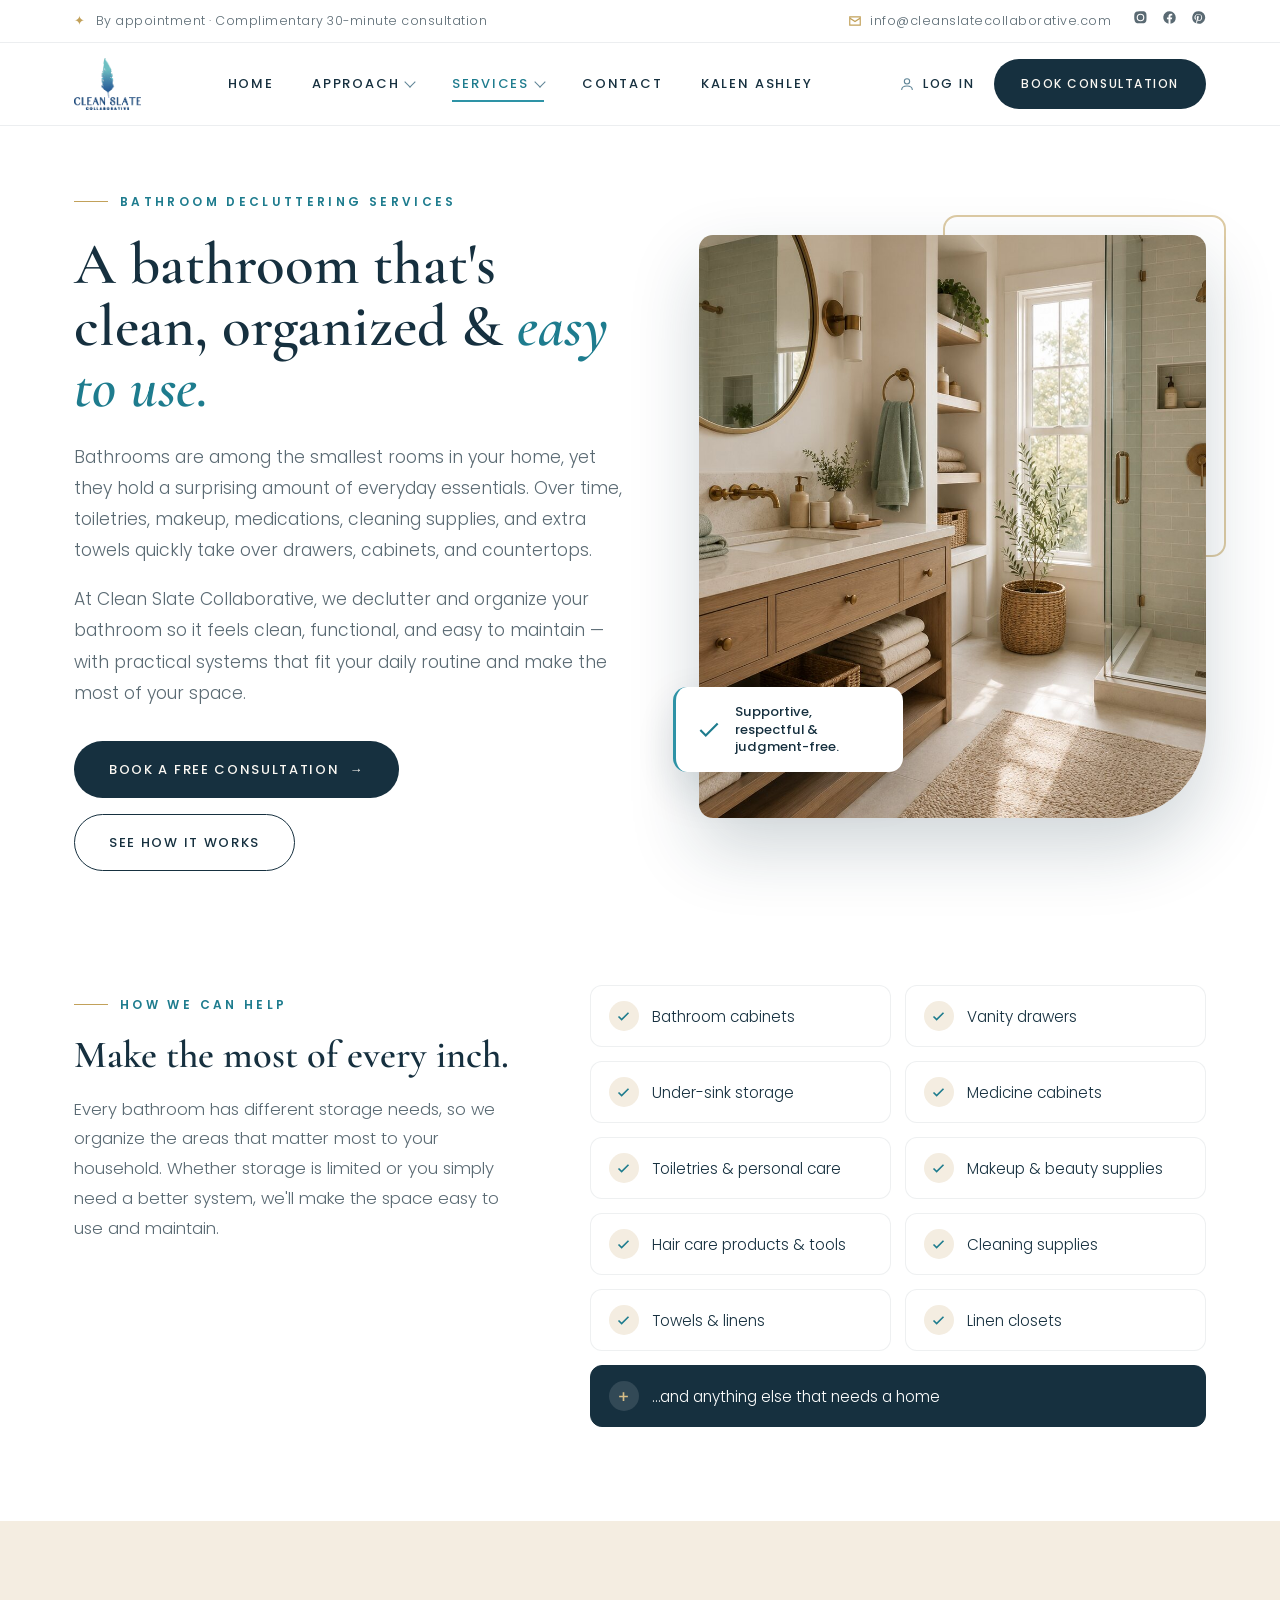
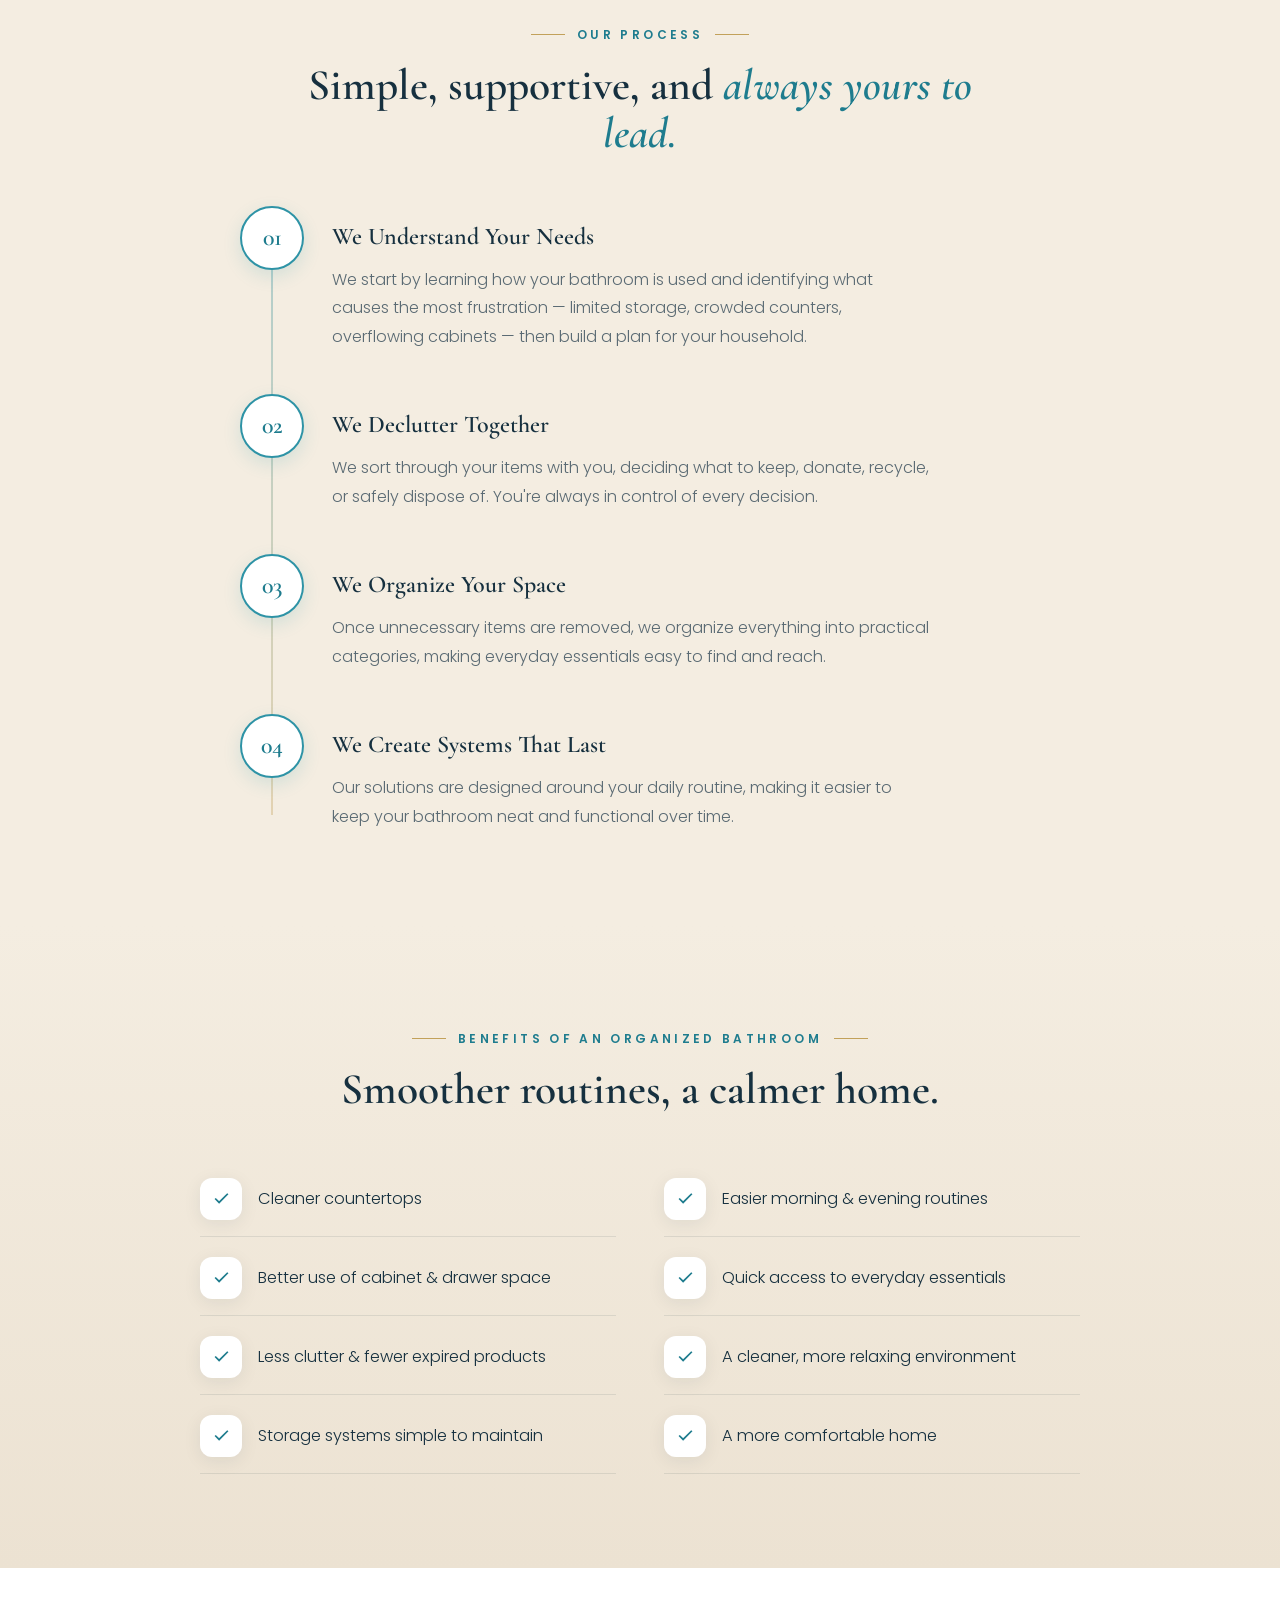
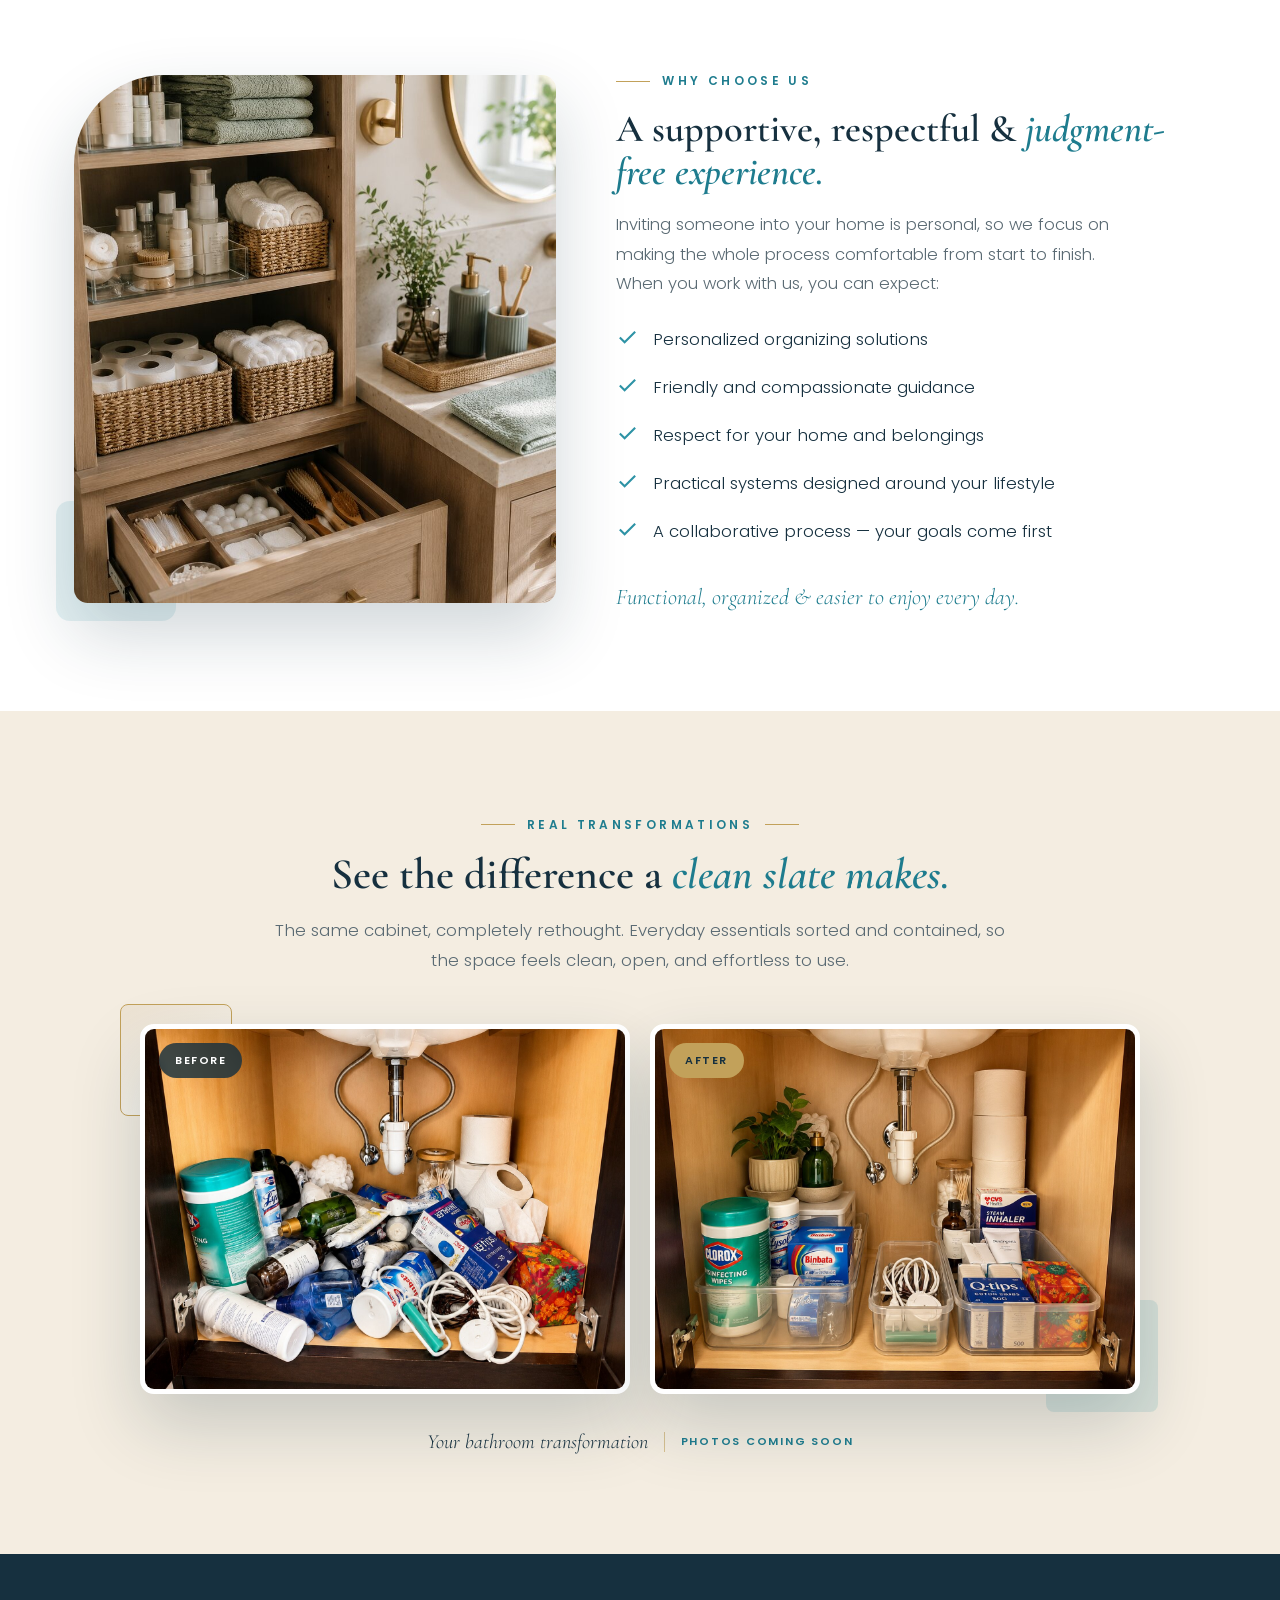
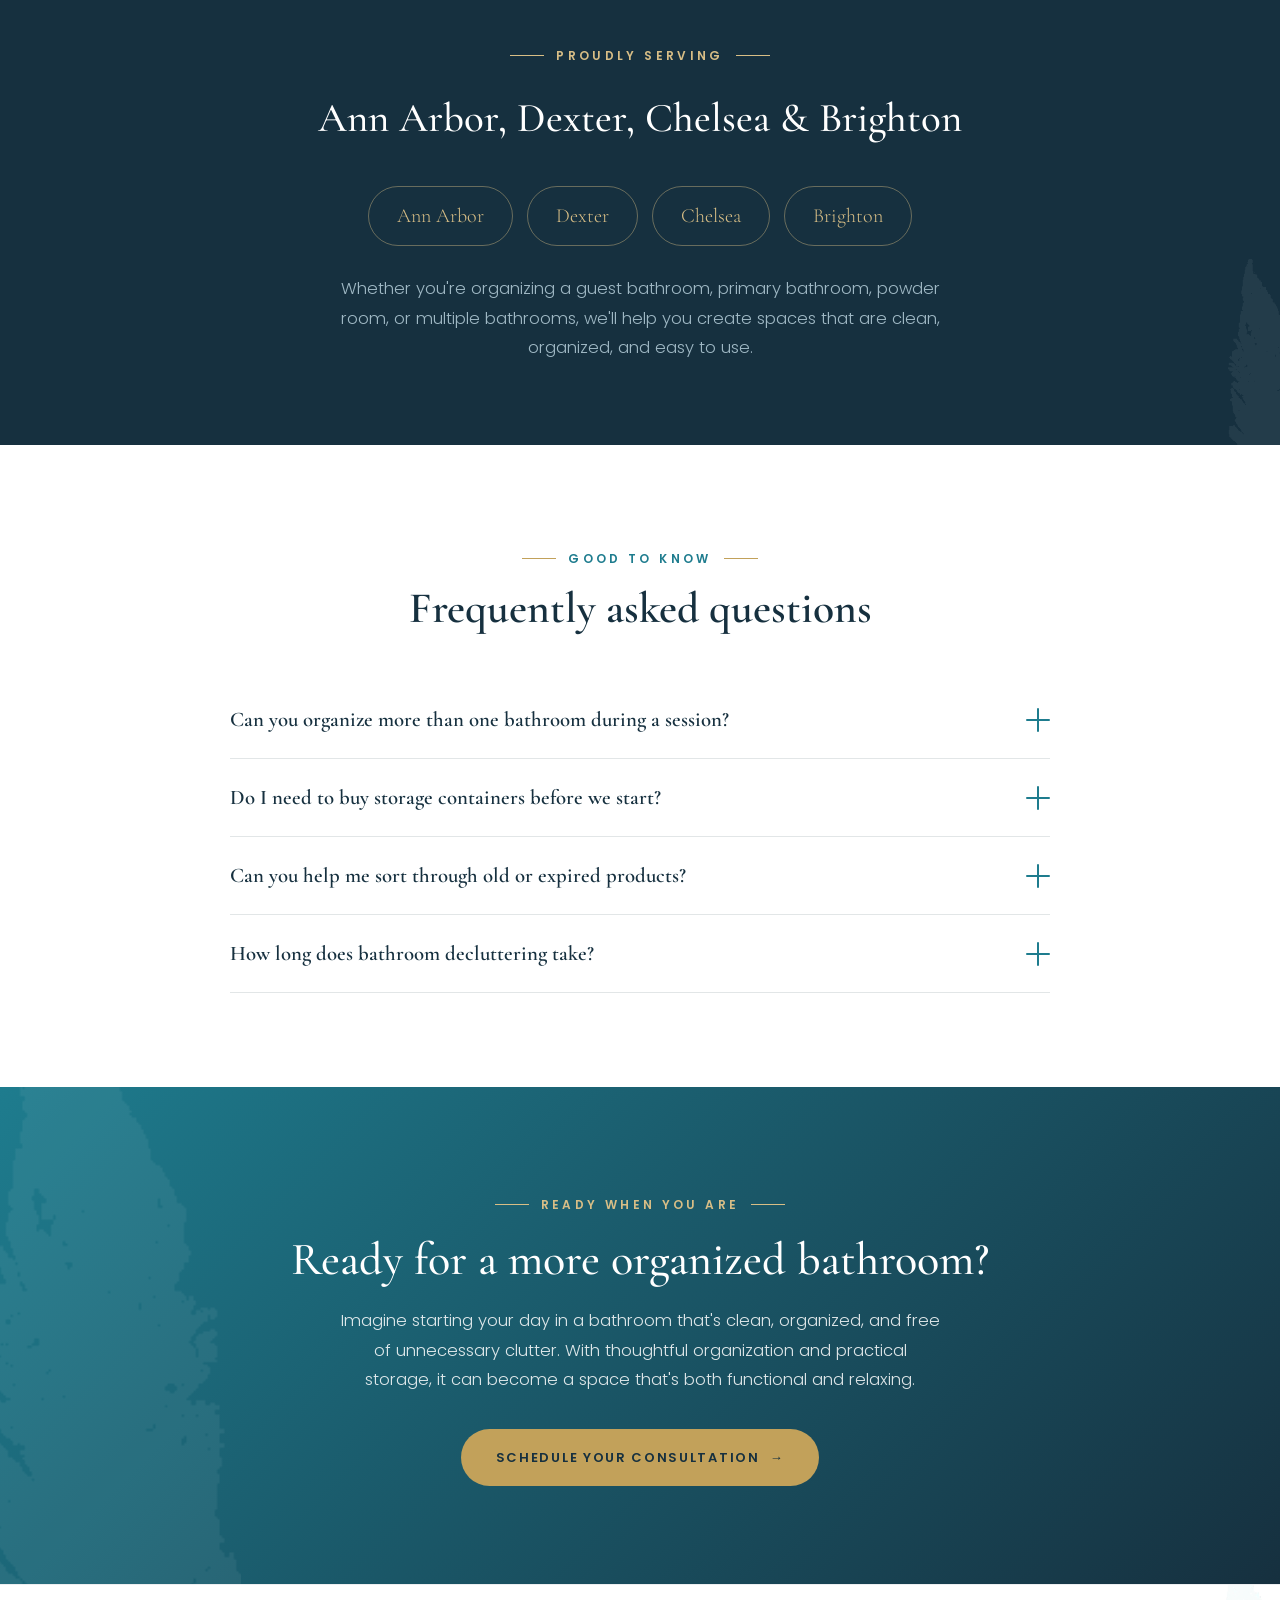
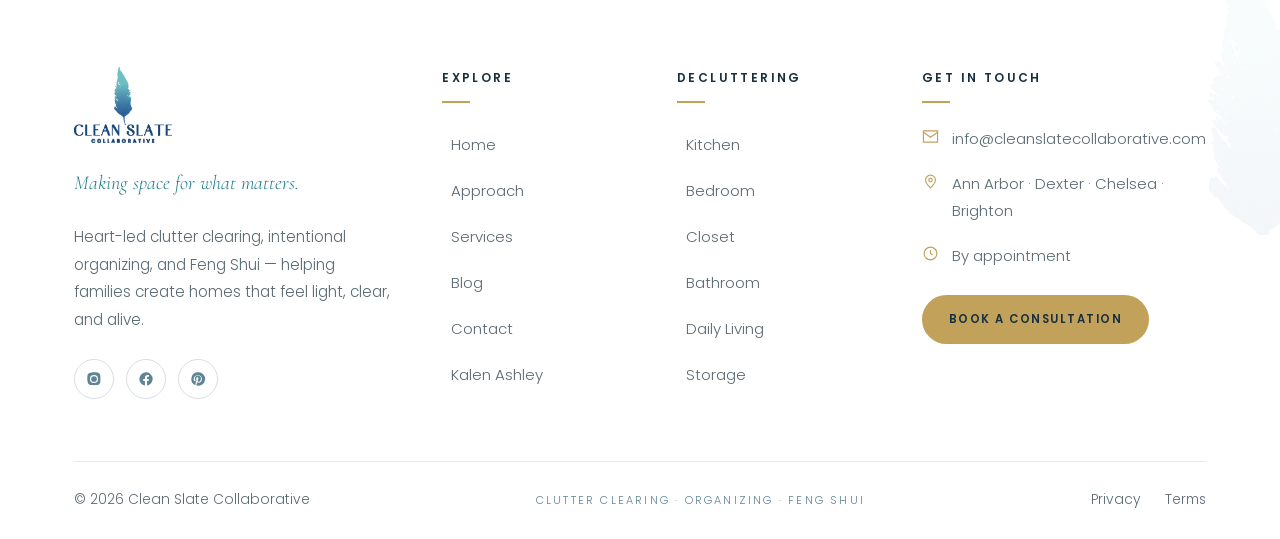
<file: bathroom.html>
<!DOCTYPE html>
<html lang="en">
<head>
<meta charset="UTF-8">
<meta name="viewport" content="width=device-width, initial-scale=1.0">
<title>Bathroom Decluttering Services — Clean Slate Collaborative</title>
<meta name="description" content="Professional bathroom decluttering and organizing in Ann Arbor, Dexter, Chelsea & Brighton. Make the most of your space with practical, judgment-free systems that are easy to maintain.">
<link rel="preconnect" href="https://fonts.googleapis.com">
<link rel="preconnect" href="https://fonts.gstatic.com" crossorigin>
<link href="https://fonts.googleapis.com/css2?family=Cormorant+Garamond:ital,wght@0,400;0,500;0,600;0,700;1,400;1,500&family=Poppins:wght@300;400;500;600&display=swap" rel="stylesheet">
<link rel="stylesheet" href="assets/site.css">
<style>
/* ===== SERVICE PAGE ===== */
.k-hero{padding:56px 0 20px}
.k-hero .wrap{max-width:1200px;margin:0 auto;padding:0 34px;display:grid;grid-template-columns:1.05fr .95fr;gap:64px;align-items:center}
.k-hero .txt .eyebrow{margin-bottom:22px}
.k-hero h1{font-family:var(--serif);font-weight:600;color:var(--navy);font-size:clamp(2.6rem,4.6vw,4rem);line-height:1.04;margin-bottom:24px}
.k-hero h1 .accent{color:var(--teal-deep);font-style:italic}
.k-hero .txt>p{color:var(--ink-soft);font-size:1.08rem;margin-bottom:18px;max-width:560px;font-weight:300}
.k-hero .cta{display:flex;gap:16px;flex-wrap:wrap;margin-top:32px}
.k-hero .art{position:relative}
.k-hero .art>img{width:100%;border-radius:14px 14px 90px 14px;box-shadow:var(--shadow-lg);aspect-ratio:940/1080;object-fit:cover;position:relative;z-index:2}
.k-hero .art::before{content:"";position:absolute;right:-20px;top:-20px;width:55%;height:58%;border:2px solid var(--gold);border-radius:14px;z-index:1;opacity:.55}
.k-hero .chip{position:absolute;left:-26px;bottom:46px;z-index:3;background:#fff;box-shadow:var(--shadow-md);border-radius:14px;padding:16px 20px;display:flex;align-items:center;gap:13px;border-left:3px solid var(--teal);max-width:230px}
.k-hero .chip svg{width:26px;height:26px;stroke:var(--teal-deep);fill:none;stroke-width:2;flex-shrink:0}
.k-hero .chip span{font-size:.82rem;color:var(--navy);line-height:1.35;font-weight:500}
.k-sec{padding:94px 0}
.k-sec .wrap{max-width:1200px;margin:0 auto;padding:0 34px}
.k-sec.alt{background:var(--cream-2)}
.k-sec.sand{background:linear-gradient(180deg,var(--cream-2),var(--sand))}
.k-head{margin-bottom:48px}
.k-head.center{text-align:center;max-width:730px;margin-left:auto;margin-right:auto}
.k-head h2{font-family:var(--serif);font-weight:600;color:var(--navy);font-size:clamp(2rem,3.4vw,2.85rem);line-height:1.1;margin-top:16px}
.k-head h2 .accent{color:var(--teal-deep);font-style:italic}
.k-head p{color:var(--ink-soft);margin-top:16px;font-size:1.05rem;font-weight:300}
.k-help{display:grid;grid-template-columns:.85fr 1.15fr;gap:60px;align-items:start}
.k-help .lead-col{position:sticky;top:120px}
.k-help .lead-col .eyebrow{margin-bottom:18px}
.k-help .lead-col h2{font-family:var(--serif);font-weight:600;color:var(--navy);font-size:clamp(1.9rem,3vw,2.5rem);line-height:1.12}
.k-help .lead-col p{color:var(--ink-soft);margin-top:18px;font-weight:300}
.checklist{display:grid;grid-template-columns:1fr 1fr;gap:14px}
.checklist .item{display:flex;align-items:center;gap:13px;background:#fff;border:1px solid rgba(22,48,63,.07);border-radius:12px;padding:15px 18px;transition:.3s}
.checklist .item:hover{border-color:var(--teal);transform:translateY(-3px);box-shadow:var(--shadow-sm)}
.checklist .item .ic{flex:0 0 30px;height:30px;border-radius:50%;background:var(--cream-2);display:flex;align-items:center;justify-content:center}
.checklist .item .ic svg{width:15px;height:15px;stroke:var(--teal-deep);fill:none;stroke-width:2.6}
.checklist .item span{font-size:.95rem;color:var(--navy)}
.k-timeline{max-width:800px;margin:0 auto;position:relative}
.k-timeline::before{content:"";position:absolute;left:31px;top:16px;bottom:16px;width:2px;background:linear-gradient(var(--teal),var(--gold));opacity:.35}
.k-step{display:flex;gap:28px;position:relative;padding-bottom:42px}
.k-step:last-child{padding-bottom:0}
.k-step .num{flex:0 0 64px;height:64px;border-radius:50%;background:#fff;border:2px solid var(--teal);color:var(--teal-deep);font-family:var(--serif);font-size:1.5rem;font-weight:600;display:flex;align-items:center;justify-content:center;z-index:2;box-shadow:0 6px 18px rgba(46,147,166,.16)}
.k-step .body{padding-top:9px}
.k-step h3{font-family:var(--serif);font-size:1.5rem;color:var(--navy);margin-bottom:8px;font-weight:600}
.k-step p{color:var(--ink-soft);font-size:1rem;font-weight:300;max-width:600px}
.k-benefits{display:grid;grid-template-columns:1fr 1fr;gap:4px 48px;max-width:880px;margin:0 auto}
.k-benefit{display:flex;align-items:center;gap:16px;padding:16px 0;border-bottom:1px solid rgba(22,48,63,.1)}
.k-benefit .ic{flex:0 0 42px;height:42px;border-radius:12px;background:#fff;box-shadow:var(--shadow-sm);display:flex;align-items:center;justify-content:center}
.k-benefit .ic svg{width:19px;height:19px;stroke:var(--teal-deep);fill:none;stroke-width:2.2}
.k-benefit span{font-size:1.02rem;color:var(--navy)}
.k-choose{display:grid;grid-template-columns:.9fr 1.1fr;gap:60px;align-items:center}
.k-choose .img{position:relative}
.k-choose .img>img{width:100%;border-radius:90px 14px 14px 14px;box-shadow:var(--shadow-lg);aspect-ratio:840/920;object-fit:cover;position:relative;z-index:2}
.k-choose .img::after{content:"";position:absolute;left:-18px;bottom:-18px;width:120px;height:120px;background:var(--teal);opacity:.12;border-radius:14px;z-index:1}
.k-choose .txt .eyebrow{margin-bottom:16px}
.k-choose .txt h2{font-family:var(--serif);font-weight:600;color:var(--navy);font-size:clamp(1.9rem,3vw,2.5rem);line-height:1.12;margin-bottom:16px}
.k-choose .txt h2 .accent{color:var(--teal-deep);font-style:italic}
.k-choose .txt>p{color:var(--ink-soft);font-weight:300;max-width:520px}
.k-choose ul{list-style:none;margin-top:26px;display:grid;gap:18px}
.k-choose li{display:flex;gap:14px;align-items:flex-start;font-size:1.04rem;color:var(--navy)}
.k-choose li svg{width:23px;height:23px;stroke:var(--teal);fill:none;stroke-width:2.2;flex-shrink:0;margin-top:1px}
.k-choose .note{margin-top:30px;font-style:italic;font-family:var(--serif);font-size:1.4rem;color:var(--teal-deep)}
.k-serving{background:var(--navy);color:#fff;text-align:center;padding:82px 0;position:relative;overflow:hidden}
.k-serving img.feather{position:absolute;right:-24px;bottom:-24px;height:210px;opacity:.06}
.k-serving .wrap{position:relative;z-index:2;max-width:900px;margin:0 auto;padding:0 34px}
.k-serving .eyebrow{justify-content:center;color:var(--gold-soft)}
.k-serving .eyebrow::before,.k-serving .eyebrow::after{background:var(--gold-soft)}
.k-serving h2{font-family:var(--serif);font-weight:500;font-size:clamp(1.9rem,3.2vw,2.6rem);margin:16px 0 30px;color:#fff}
.k-cities{display:flex;justify-content:center;gap:14px;flex-wrap:wrap;margin-bottom:28px}
.k-cities .city{border:1px solid rgba(216,190,134,.42);color:var(--gold-soft);padding:11px 28px;border-radius:40px;font-family:var(--serif);font-size:1.25rem}
.k-serving p{color:var(--steel-soft);max-width:640px;margin:0 auto;font-weight:300}
.k-faq{max-width:820px;margin:0 auto}
.faq-item{border-bottom:1px solid rgba(22,48,63,.12)}
.faq-q{width:100%;text-align:left;background:none;border:none;cursor:pointer;padding:26px 0;display:flex;justify-content:space-between;align-items:center;gap:20px;font-family:var(--serif);font-size:1.3rem;color:var(--navy);font-weight:600;transition:.3s}
.faq-q:hover{color:var(--teal-deep)}
.faq-q .pm{flex:0 0 24px;height:24px;position:relative}
.faq-q .pm::before,.faq-q .pm::after{content:"";position:absolute;background:var(--teal-deep);transition:.3s;border-radius:2px}
.faq-q .pm::before{left:0;top:11px;width:24px;height:2px}
.faq-q .pm::after{left:11px;top:0;width:2px;height:24px}
.faq-item.open .pm::after{transform:rotate(90deg);opacity:0}
.faq-a{max-height:0;overflow:hidden;transition:max-height .4s var(--ease)}
.faq-a p{padding:2px 0 26px;color:var(--ink-soft);font-size:1.02rem;line-height:1.85;max-width:720px;font-weight:300}
.k-cta{background:linear-gradient(135deg,var(--teal-deep) 0%,var(--navy) 100%);text-align:center;padding:98px 0;position:relative;overflow:hidden}
.k-cta img.feather{position:absolute;left:-30px;top:50%;transform:translateY(-50%);height:150%;opacity:.06}
.k-cta .wrap{position:relative;z-index:2;max-width:800px;margin:0 auto;padding:0 34px}
.k-cta .eyebrow{justify-content:center;color:var(--gold-soft)}
.k-cta .eyebrow::before,.k-cta .eyebrow::after{background:var(--gold-soft)}
.k-cta h2{font-family:var(--serif);font-weight:500;color:#fff;font-size:clamp(2rem,3.6vw,3rem);margin:18px auto 20px;line-height:1.14}
.k-cta p{color:rgba(255,255,255,.85);max-width:600px;margin:0 auto 34px;font-weight:300}
@media(max-width:900px){
  .k-hero .wrap,.k-help,.k-choose{grid-template-columns:1fr;gap:44px}
  .k-help .lead-col{position:static}
  .k-hero .art,.k-choose .img{max-width:440px;margin:0 auto}
  .k-hero .chip{left:0}
}
@media(max-width:600px){
  .checklist,.k-benefits{grid-template-columns:1fr}
  .k-step{gap:20px}.k-step .num{flex-basis:52px;height:52px;font-size:1.2rem}
  .k-timeline::before{left:25px}
  .k-sec{padding:66px 0}
}
</style>
</head>
<body id="top">

<!-- TOP UTILITY BAR -->
<div class="topbar">
  <div class="container">
    <div class="tb-left"><span class="dot">✦</span> By appointment · Complimentary 30-minute consultation</div>
    <div class="tb-right">
      <a class="tb-email" href="mailto:info@cleanslatecollaborative.com"><svg viewBox="0 0 24 24"><path d="M2 4h20v16H2V4zm2 2v.5l8 5 8-5V6H4zm16 3-8 5-8-5v9h16V9z"/></svg> info@cleanslatecollaborative.com</a>
      <div class="tb-social">
        <a href="#" aria-label="Instagram"><svg viewBox="0 0 24 24"><path d="M12 2c2.7 0 3 0 4.1.1 1 0 1.7.2 2.3.4.6.3 1.1.6 1.6 1.1.5.5.8 1 1.1 1.6.2.6.4 1.3.4 2.3.1 1.1.1 1.4.1 4.1s0 3-.1 4.1c0 1-.2 1.7-.4 2.3-.3.6-.6 1.1-1.1 1.6-.5.5-1 .8-1.6 1.1-.6.2-1.3.4-2.3.4-1.1.1-1.4.1-4.1.1s-3 0-4.1-.1c-1 0-1.7-.2-2.3-.4-.6-.3-1.1-.6-1.6-1.1-.5-.5-.8-1-1.1-1.6-.2-.6-.4-1.3-.4-2.3C2 15 2 14.7 2 12s0-3 .1-4.1c0-1 .2-1.7.4-2.3.3-.6.6-1.1 1.1-1.6.5-.5 1-.8 1.6-1.1.6-.2 1.3-.4 2.3-.4C9 2 9.3 2 12 2zm0 3.9a6.1 6.1 0 1 0 0 12.2 6.1 6.1 0 0 0 0-12.2zm0 1.8a4.3 4.3 0 1 1 0 8.6 4.3 4.3 0 0 1 0-8.6zm6.3-2.2a1.4 1.4 0 1 1 0 2.8 1.4 1.4 0 0 1 0-2.8z"/></svg></a>
        <a href="#" aria-label="Facebook"><svg viewBox="0 0 24 24"><path d="M22 12a10 10 0 1 0-11.6 9.9v-7H7.9V12h2.5V9.8c0-2.5 1.5-3.9 3.8-3.9 1.1 0 2.2.2 2.2.2v2.5h-1.3c-1.2 0-1.6.8-1.6 1.6V12h2.8l-.4 2.9h-2.3v7A10 10 0 0 0 22 12z"/></svg></a>
        <a href="#" aria-label="Pinterest"><svg viewBox="0 0 24 24"><path d="M12 2a10 10 0 0 0-3.6 19.3c-.1-.8-.2-2 0-2.9l1.2-5s-.3-.6-.3-1.5c0-1.4.8-2.5 1.9-2.5.9 0 1.3.7 1.3 1.5 0 .9-.6 2.2-.9 3.5-.2 1 .5 1.9 1.6 1.9 1.9 0 3.2-2.4 3.2-5.3 0-2.2-1.5-3.8-4.2-3.8a4.7 4.7 0 0 0-4.9 4.7c0 .9.3 1.5.7 2 .2.2.2.3.1.5l-.2.9c-.1.3-.3.4-.6.2-1.2-.5-1.8-1.9-1.8-3.5 0-2.6 2.2-5.7 6.5-5.7 3.5 0 5.8 2.5 5.8 5.2 0 3.5-2 6.2-4.9 6.2-1 0-1.9-.5-2.2-1.1l-.6 2.4c-.2.8-.7 1.7-1 2.3A10 10 0 1 0 12 2z"/></svg></a>
      </div>
    </div>
  </div>
</div>

<!-- NAVBAR -->
<nav class="nav" id="nav">
  <div class="container">
    <a href="index.html" class="brand"><img src="assets/logo_color.png" alt="Clean Slate Collaborative"></a>
    <ul class="nav-links">
      <li><a href="index.html">Home</a></li>
      <li class="has-dd"><a href="index.html#approach">Approach <i class="caret"></i></a>
        <div class="dropdown">
          <div class="dd-title">The Approach</div>
          <a href="index.html#approach"><i class="di"></i>Clean Slate Process</a>
          <a href="index.html#approach"><i class="di"></i>Compass Connection</a>
          <a href="index.html#approach"><i class="di"></i>Glossary</a>
        </div>
      </li>
      <li class="has-dd"><a href="index.html#services" class="active">Services <i class="caret"></i></a>
        <div class="dropdown">
          <div class="dd-title">Services</div>
          <a href="index.html#services"><i class="di"></i>Daily Living</a>
          <a href="index.html#services"><i class="di"></i>Personal Spaces</a>
          <a href="index.html#services"><i class="di"></i>Storage</a>
          <div class="dd-sub">
            <a href="index.html#services"><i class="di"></i>Decluttering <i class="rcaret"></i></a>
            <div class="dd-flyout">
              <a href="kitchen.html"><i class="di"></i>Kitchen</a>
              <a href="bedroom.html"><i class="di"></i>Bedroom</a>
              <a href="closet.html"><i class="di"></i>Closet</a>
              <a href="bathroom.html" style="color:var(--teal-deep)"><i class="di" style="background:var(--teal);opacity:1"></i>Bathroom</a>
            </div>
          </div>
        </div>
      </li>
      <li><a href="index.html#contact">Contact</a></li>
      <li><a href="index.html#founder">Kalen Ashley</a></li>
    </ul>
    <div class="nav-right">
      <a href="#" class="nav-login"><svg viewBox="0 0 24 24"><circle cx="12" cy="8" r="4"/><path d="M4 21c0-4 4-6 8-6s8 2 8 6"/></svg> Log In</a>
      <a href="index.html#contact" class="btn btn-primary nav-cta">Book Consultation</a>
      <button class="hamburger" id="hamburger" aria-label="Menu"><span></span><span></span><span></span></button>
    </div>
  </div>
</nav>

<!-- MOBILE MENU -->
<div class="mobile-menu" id="mobileMenu">
  <div class="mm-head">
    <img src="assets/logo_color.png" alt="Clean Slate Collaborative">
    <button class="mm-close" id="mmClose">&times;</button>
  </div>
  <a href="index.html">Home</a>
  <a href="index.html#approach">Approach</a>
  <a class="mm-sub" href="index.html#approach">Clean Slate Process · Compass Connection · Glossary</a>
  <a href="index.html#services">Services</a>
  <a class="mm-sub" href="index.html#services">Daily Living · Personal Spaces · Storage</a>
  <a class="mm-sub" href="bathroom.html">Decluttering: Kitchen · Bedroom · Closet · Bathroom</a>
  <a href="index.html#contact">Contact</a>
  <a href="index.html#founder">Kalen Ashley</a>
  <a href="index.html#contact" style="color:var(--gold)">Book a Consultation →</a>
</div>

<!-- HERO -->
<header class="k-hero">
  <div class="wrap">
    <div class="txt">
      <span class="eyebrow reveal">Bathroom Decluttering Services</span>
      <h1 class="reveal d1">A bathroom that's clean, organized &amp; <span class="accent">easy to use.</span></h1>
      <p class="reveal d1">Bathrooms are among the smallest rooms in your home, yet they hold a surprising amount of everyday essentials. Over time, toiletries, makeup, medications, cleaning supplies, and extra towels quickly take over drawers, cabinets, and countertops.</p>
      <p class="reveal d2">At Clean Slate Collaborative, we declutter and organize your bathroom so it feels clean, functional, and easy to maintain — with practical systems that fit your daily routine and make the most of your space.</p>
      <div class="cta reveal d2">
        <a href="index.html#contact" class="btn btn-primary">Book a Free Consultation <span class="ar">→</span></a>
        <a href="#process" class="btn btn-outline">See How It Works</a>
      </div>
    </div>
    <div class="art reveal d1">
      <img src="assets/bath-hero.jpg" alt="Neatly organized storage and everyday essentials">
      <div class="chip">
        <svg viewBox="0 0 24 24"><path d="M20 6 9 17l-5-5"/></svg>
        <span>Supportive, respectful &amp; judgment-free.</span>
      </div>
    </div>
  </div>
</header>

<!-- HOW WE CAN HELP -->
<section class="k-sec">
  <div class="wrap">
    <div class="k-help">
      <div class="lead-col reveal">
        <span class="eyebrow">How We Can Help</span>
        <h2>Make the most of every inch.</h2>
        <p>Every bathroom has different storage needs, so we organize the areas that matter most to your household. Whether storage is limited or you simply need a better system, we'll make the space easy to use and maintain.</p>
      </div>
      <div class="checklist">
        <div class="item reveal"><span class="ic"><svg viewBox="0 0 24 24"><path d="M20 6 9 17l-5-5"/></svg></span><span>Bathroom cabinets</span></div>
        <div class="item reveal"><span class="ic"><svg viewBox="0 0 24 24"><path d="M20 6 9 17l-5-5"/></svg></span><span>Vanity drawers</span></div>
        <div class="item reveal d1"><span class="ic"><svg viewBox="0 0 24 24"><path d="M20 6 9 17l-5-5"/></svg></span><span>Under-sink storage</span></div>
        <div class="item reveal d1"><span class="ic"><svg viewBox="0 0 24 24"><path d="M20 6 9 17l-5-5"/></svg></span><span>Medicine cabinets</span></div>
        <div class="item reveal"><span class="ic"><svg viewBox="0 0 24 24"><path d="M20 6 9 17l-5-5"/></svg></span><span>Toiletries &amp; personal care</span></div>
        <div class="item reveal"><span class="ic"><svg viewBox="0 0 24 24"><path d="M20 6 9 17l-5-5"/></svg></span><span>Makeup &amp; beauty supplies</span></div>
        <div class="item reveal d1"><span class="ic"><svg viewBox="0 0 24 24"><path d="M20 6 9 17l-5-5"/></svg></span><span>Hair care products &amp; tools</span></div>
        <div class="item reveal d1"><span class="ic"><svg viewBox="0 0 24 24"><path d="M20 6 9 17l-5-5"/></svg></span><span>Cleaning supplies</span></div>
        <div class="item reveal"><span class="ic"><svg viewBox="0 0 24 24"><path d="M20 6 9 17l-5-5"/></svg></span><span>Towels &amp; linens</span></div>
        <div class="item reveal"><span class="ic"><svg viewBox="0 0 24 24"><path d="M20 6 9 17l-5-5"/></svg></span><span>Linen closets</span></div>
        <div class="item reveal" style="grid-column:1/-1;background:var(--navy);border-color:var(--navy)"><span class="ic" style="background:rgba(255,255,255,.12)"><svg viewBox="0 0 24 24" style="stroke:var(--gold-soft)"><path d="M12 5v14M5 12h14"/></svg></span><span style="color:#fff">…and anything else that needs a home</span></div>
      </div>
    </div>
  </div>
</section>

<!-- PROCESS -->
<section class="k-sec alt" id="process">
  <div class="wrap">
    <div class="k-head center reveal">
      <span class="eyebrow center">Our Process</span>
      <h2>Simple, supportive, and <span class="accent">always yours to lead.</span></h2>
    </div>
    <div class="k-timeline">
      <div class="k-step reveal"><div class="num">01</div><div class="body"><h3>We Understand Your Needs</h3><p>We start by learning how your bathroom is used and identifying what causes the most frustration — limited storage, crowded counters, overflowing cabinets — then build a plan for your household.</p></div></div>
      <div class="k-step reveal"><div class="num">02</div><div class="body"><h3>We Declutter Together</h3><p>We sort through your items with you, deciding what to keep, donate, recycle, or safely dispose of. You're always in control of every decision.</p></div></div>
      <div class="k-step reveal"><div class="num">03</div><div class="body"><h3>We Organize Your Space</h3><p>Once unnecessary items are removed, we organize everything into practical categories, making everyday essentials easy to find and reach.</p></div></div>
      <div class="k-step reveal"><div class="num">04</div><div class="body"><h3>We Create Systems That Last</h3><p>Our solutions are designed around your daily routine, making it easier to keep your bathroom neat and functional over time.</p></div></div>
    </div>
  </div>
</section>

<!-- BENEFITS -->
<section class="k-sec sand">
  <div class="wrap">
    <div class="k-head center reveal">
      <span class="eyebrow center">Benefits of an Organized Bathroom</span>
      <h2>Smoother routines, a calmer home.</h2>
    </div>
    <div class="k-benefits">
      <div class="k-benefit reveal"><span class="ic"><svg viewBox="0 0 24 24"><path d="M20 6 9 17l-5-5"/></svg></span><span>Cleaner countertops</span></div>
      <div class="k-benefit reveal"><span class="ic"><svg viewBox="0 0 24 24"><path d="M20 6 9 17l-5-5"/></svg></span><span>Easier morning &amp; evening routines</span></div>
      <div class="k-benefit reveal"><span class="ic"><svg viewBox="0 0 24 24"><path d="M20 6 9 17l-5-5"/></svg></span><span>Better use of cabinet &amp; drawer space</span></div>
      <div class="k-benefit reveal"><span class="ic"><svg viewBox="0 0 24 24"><path d="M20 6 9 17l-5-5"/></svg></span><span>Quick access to everyday essentials</span></div>
      <div class="k-benefit reveal"><span class="ic"><svg viewBox="0 0 24 24"><path d="M20 6 9 17l-5-5"/></svg></span><span>Less clutter &amp; fewer expired products</span></div>
      <div class="k-benefit reveal"><span class="ic"><svg viewBox="0 0 24 24"><path d="M20 6 9 17l-5-5"/></svg></span><span>A cleaner, more relaxing environment</span></div>
      <div class="k-benefit reveal"><span class="ic"><svg viewBox="0 0 24 24"><path d="M20 6 9 17l-5-5"/></svg></span><span>Storage systems simple to maintain</span></div>
      <div class="k-benefit reveal"><span class="ic"><svg viewBox="0 0 24 24"><path d="M20 6 9 17l-5-5"/></svg></span><span>A more comfortable home</span></div>
    </div>
  </div>
</section>

<!-- WHY CHOOSE -->
<section class="k-sec">
  <div class="wrap">
    <div class="k-choose">
      <div class="img reveal"><img src="assets/bath-choose.jpg" alt="Everyday essentials sorted and organized"></div>
      <div class="txt">
        <span class="eyebrow reveal">Why Choose Us</span>
        <h2 class="reveal">A supportive, respectful &amp; <span class="accent">judgment-free experience.</span></h2>
        <p class="reveal d1">Inviting someone into your home is personal, so we focus on making the whole process comfortable from start to finish. When you work with us, you can expect:</p>
        <ul>
          <li class="reveal d1"><svg viewBox="0 0 24 24"><path d="M20 6 9 17l-5-5"/></svg>Personalized organizing solutions</li>
          <li class="reveal d1"><svg viewBox="0 0 24 24"><path d="M20 6 9 17l-5-5"/></svg>Friendly and compassionate guidance</li>
          <li class="reveal d2"><svg viewBox="0 0 24 24"><path d="M20 6 9 17l-5-5"/></svg>Respect for your home and belongings</li>
          <li class="reveal d2"><svg viewBox="0 0 24 24"><path d="M20 6 9 17l-5-5"/></svg>Practical systems designed around your lifestyle</li>
          <li class="reveal d2"><svg viewBox="0 0 24 24"><path d="M20 6 9 17l-5-5"/></svg>A collaborative process — your goals come first</li>
        </ul>
        <div class="note reveal d2">Functional, organized &amp; easier to enjoy every day.</div>
      </div>
    </div>
  </div>
</section>

<!-- BEFORE & AFTER -->
<section class="k-sec alt">
  <div class="wrap">
    <div class="k-head center reveal">
      <span class="eyebrow center">Real Transformations</span>
      <h2>See the difference a <span class="accent">clean slate makes.</span></h2>
      <p>The same cabinet, completely rethought. Everyday essentials sorted and contained, so the space feels clean, open, and effortless to use.</p>
    </div>
    <div class="ba-showcase reveal d1">
      <span class="ba-deco block" aria-hidden="true"></span>
      <span class="ba-deco teal" aria-hidden="true"></span>
      <div class="ba-pair">
        <div class="ba-item"><span class="ba-badge before">Before</span><img src="assets/ba-bathroom-before.jpg" alt="Bathroom cabinet before decluttering"></div>
        <div class="ba-item"><span class="ba-badge after">After</span><img src="assets/ba-bathroom-after.jpg" alt="Bathroom cabinet after decluttering"></div>
      </div>
    </div>
    <div class="ba-caption reveal d1">Your bathroom transformation<span class="loc">Photos coming soon</span></div>
  </div>
</section>

<!-- SERVING AREA -->
<section class="k-serving">
  <img src="assets/feather_white.png" class="feather" alt="">
  <div class="wrap">
    <span class="eyebrow center reveal">Proudly Serving</span>
    <h2 class="reveal">Ann Arbor, Dexter, Chelsea &amp; Brighton</h2>
    <div class="k-cities reveal d1">
      <span class="city">Ann Arbor</span>
      <span class="city">Dexter</span>
      <span class="city">Chelsea</span>
      <span class="city">Brighton</span>
    </div>
    <p class="reveal d1">Whether you're organizing a guest bathroom, primary bathroom, powder room, or multiple bathrooms, we'll help you create spaces that are clean, organized, and easy to use.</p>
  </div>
</section>

<!-- FAQ -->
<section class="k-sec">
  <div class="wrap">
    <div class="k-head center reveal">
      <span class="eyebrow center">Good to Know</span>
      <h2>Frequently asked questions</h2>
    </div>
    <div class="k-faq">
      <div class="faq-item reveal">
        <button class="faq-q">Can you organize more than one bathroom during a session?<span class="pm"></span></button>
        <div class="faq-a"><p>Yes. We can organize one bathroom or multiple bathrooms, depending on your needs and the time available.</p></div>
      </div>
      <div class="faq-item reveal">
        <button class="faq-q">Do I need to buy storage containers before we start?<span class="pm"></span></button>
        <div class="faq-a"><p>No. We recommend organizing first, so we can determine which storage products — if any — will work best for your space.</p></div>
      </div>
      <div class="faq-item reveal">
        <button class="faq-q">Can you help me sort through old or expired products?<span class="pm"></span></button>
        <div class="faq-a"><p>Absolutely. We'll help you identify expired or unused items and organize what you choose to keep.</p></div>
      </div>
      <div class="faq-item reveal">
        <button class="faq-q">How long does bathroom decluttering take?<span class="pm"></span></button>
        <div class="faq-a"><p>Every project is different. During your consultation, we'll discuss your goals and provide an estimate based on the size of your bathroom and the amount of organizing needed.</p></div>
      </div>
    </div>
  </div>
</section>

<!-- FINAL CTA -->
<section class="k-cta">
  <img src="assets/feather_white.png" class="feather" alt="">
  <div class="wrap">
    <span class="eyebrow center reveal">Ready When You Are</span>
    <h2 class="reveal d1">Ready for a more organized bathroom?</h2>
    <p class="reveal d1">Imagine starting your day in a bathroom that's clean, organized, and free of unnecessary clutter. With thoughtful organization and practical storage, it can become a space that's both functional and relaxing.</p>
    <a href="index.html#contact" class="btn btn-gold reveal d2">Schedule Your Consultation <span class="ar">→</span></a>
  </div>
</section>

<!-- FOOTER -->
<footer>
  <img src="assets/feather_icon.png" class="footer-water" alt="">
  <div class="container">
    <div class="footer-top">
      <div class="footer-brand">
        <img src="assets/logo_color.png" alt="Clean Slate Collaborative">
        <div class="fmini">Making space for what matters.</div>
        <p>Heart-led clutter clearing, intentional organizing, and Feng Shui — helping families create homes that feel light, clear, and alive.</p>
        <div class="f-social">
          <a href="#" aria-label="Instagram"><svg viewBox="0 0 24 24"><path d="M12 2c2.7 0 3 0 4.1.1 1 0 1.7.2 2.3.4.6.3 1.1.6 1.6 1.1.5.5.8 1 1.1 1.6.2.6.4 1.3.4 2.3.1 1.1.1 1.4.1 4.1s0 3-.1 4.1c0 1-.2 1.7-.4 2.3-.3.6-.6 1.1-1.1 1.6-.5.5-1 .8-1.6 1.1-.6.2-1.3.4-2.3.4-1.1.1-1.4.1-4.1.1s-3 0-4.1-.1c-1 0-1.7-.2-2.3-.4-.6-.3-1.1-.6-1.6-1.1-.5-.5-.8-1-1.1-1.6-.2-.6-.4-1.3-.4-2.3C2 15 2 14.7 2 12s0-3 .1-4.1c0-1 .2-1.7.4-2.3.3-.6.6-1.1 1.1-1.6.5-.5 1-.8 1.6-1.1.6-.2 1.3-.4 2.3-.4C9 2 9.3 2 12 2zm0 3.9a6.1 6.1 0 1 0 0 12.2 6.1 6.1 0 0 0 0-12.2zm0 1.8a4.3 4.3 0 1 1 0 8.6 4.3 4.3 0 0 1 0-8.6zm6.3-2.2a1.4 1.4 0 1 1 0 2.8 1.4 1.4 0 0 1 0-2.8z"/></svg></a>
          <a href="#" aria-label="Facebook"><svg viewBox="0 0 24 24"><path d="M22 12a10 10 0 1 0-11.6 9.9v-7H7.9V12h2.5V9.8c0-2.5 1.5-3.9 3.8-3.9 1.1 0 2.2.2 2.2.2v2.5h-1.3c-1.2 0-1.6.8-1.6 1.6V12h2.8l-.4 2.9h-2.3v7A10 10 0 0 0 22 12z"/></svg></a>
          <a href="#" aria-label="Pinterest"><svg viewBox="0 0 24 24"><path d="M12 2a10 10 0 0 0-3.6 19.3c-.1-.8-.2-2 0-2.9l1.2-5s-.3-.6-.3-1.5c0-1.4.8-2.5 1.9-2.5.9 0 1.3.7 1.3 1.5 0 .9-.6 2.2-.9 3.5-.2 1 .5 1.9 1.6 1.9 1.9 0 3.2-2.4 3.2-5.3 0-2.2-1.5-3.8-4.2-3.8a4.7 4.7 0 0 0-4.9 4.7c0 .9.3 1.5.7 2 .2.2.2.3.1.5l-.2.9c-.1.3-.3.4-.6.2-1.2-.5-1.8-1.9-1.8-3.5 0-2.6 2.2-5.7 6.5-5.7 3.5 0 5.8 2.5 5.8 5.2 0 3.5-2 6.2-4.9 6.2-1 0-1.9-.5-2.2-1.1l-.6 2.4c-.2.8-.7 1.7-1 2.3A10 10 0 1 0 12 2z"/></svg></a>
        </div>
      </div>
      <div class="footer-col">
        <h4>Explore</h4>
        <ul>
          <li><a href="index.html">Home</a></li>
          <li><a href="index.html#approach">Approach</a></li>
          <li><a href="index.html#services">Services</a></li>
          <li><a href="blog.html">Blog</a></li>
          <li><a href="index.html#contact">Contact</a></li>
          <li><a href="index.html#founder">Kalen Ashley</a></li>
        </ul>
      </div>
      <div class="footer-col">
        <h4>Decluttering</h4>
        <ul>
          <li><a href="kitchen.html">Kitchen</a></li>
          <li><a href="bedroom.html">Bedroom</a></li>
          <li><a href="closet.html">Closet</a></li>
          <li><a href="bathroom.html">Bathroom</a></li>
          <li><a href="index.html#services">Daily Living</a></li>
          <li><a href="index.html#services">Storage</a></li>
        </ul>
      </div>
      <div class="footer-col footer-contact">
        <h4>Get in Touch</h4>
        <div class="fc-line"><svg viewBox="0 0 24 24"><path d="M2 4h20v16H2z"/><path d="m2 6 10 7 10-7"/></svg> info@cleanslatecollaborative.com</div>
        <div class="fc-line"><svg viewBox="0 0 24 24"><path d="M12 21s-7-6.3-7-11a7 7 0 0 1 14 0c0 4.7-7 11-7 11z"/><circle cx="12" cy="10" r="2.5"/></svg> Ann Arbor · Dexter · Chelsea · Brighton</div>
        <div class="fc-line"><svg viewBox="0 0 24 24"><circle cx="12" cy="12" r="9"/><path d="M12 7v5l3 2"/></svg> By appointment</div>
        <a href="index.html#contact" class="btn btn-gold">Book a Consultation</a>
      </div>
    </div>
    <div class="footer-bottom">
      <div class="copy">© <span id="yr">2026</span> Clean Slate Collaborative</div>
      <div class="fb-tag">Clutter Clearing · Organizing · Feng Shui</div>
      <div class="fb-links"><a href="#">Privacy</a><a href="#">Terms</a></div>
    </div>
  </div>
</footer>

<script>
const nav=document.getElementById('nav');
window.addEventListener('scroll',()=>nav.classList.toggle('scrolled',window.scrollY>40));
const mm=document.getElementById('mobileMenu');
document.getElementById('hamburger').onclick=()=>{mm.style.display='flex';requestAnimationFrame(()=>mm.classList.add('open'))};
document.getElementById('mmClose').onclick=closeMM;
function closeMM(){mm.classList.remove('open');setTimeout(()=>mm.style.display='none',450)}
mm.querySelectorAll('a').forEach(a=>a.addEventListener('click',closeMM));
const io=new IntersectionObserver((es)=>{es.forEach(e=>{if(e.isIntersecting){e.target.classList.add('in');io.unobserve(e.target)}})},{threshold:.12});
document.querySelectorAll('.reveal').forEach(el=>io.observe(el));
document.getElementById('yr').textContent=new Date().getFullYear();
document.querySelectorAll('.faq-q').forEach(q=>{
  q.onclick=()=>{
    const item=q.parentElement, a=q.nextElementSibling, open=item.classList.contains('open');
    document.querySelectorAll('.faq-item').forEach(i=>{i.classList.remove('open');i.querySelector('.faq-a').style.maxHeight=null});
    if(!open){item.classList.add('open');a.style.maxHeight=a.scrollHeight+'px'}
  };
});
</script>
</body>
</html>
</file>
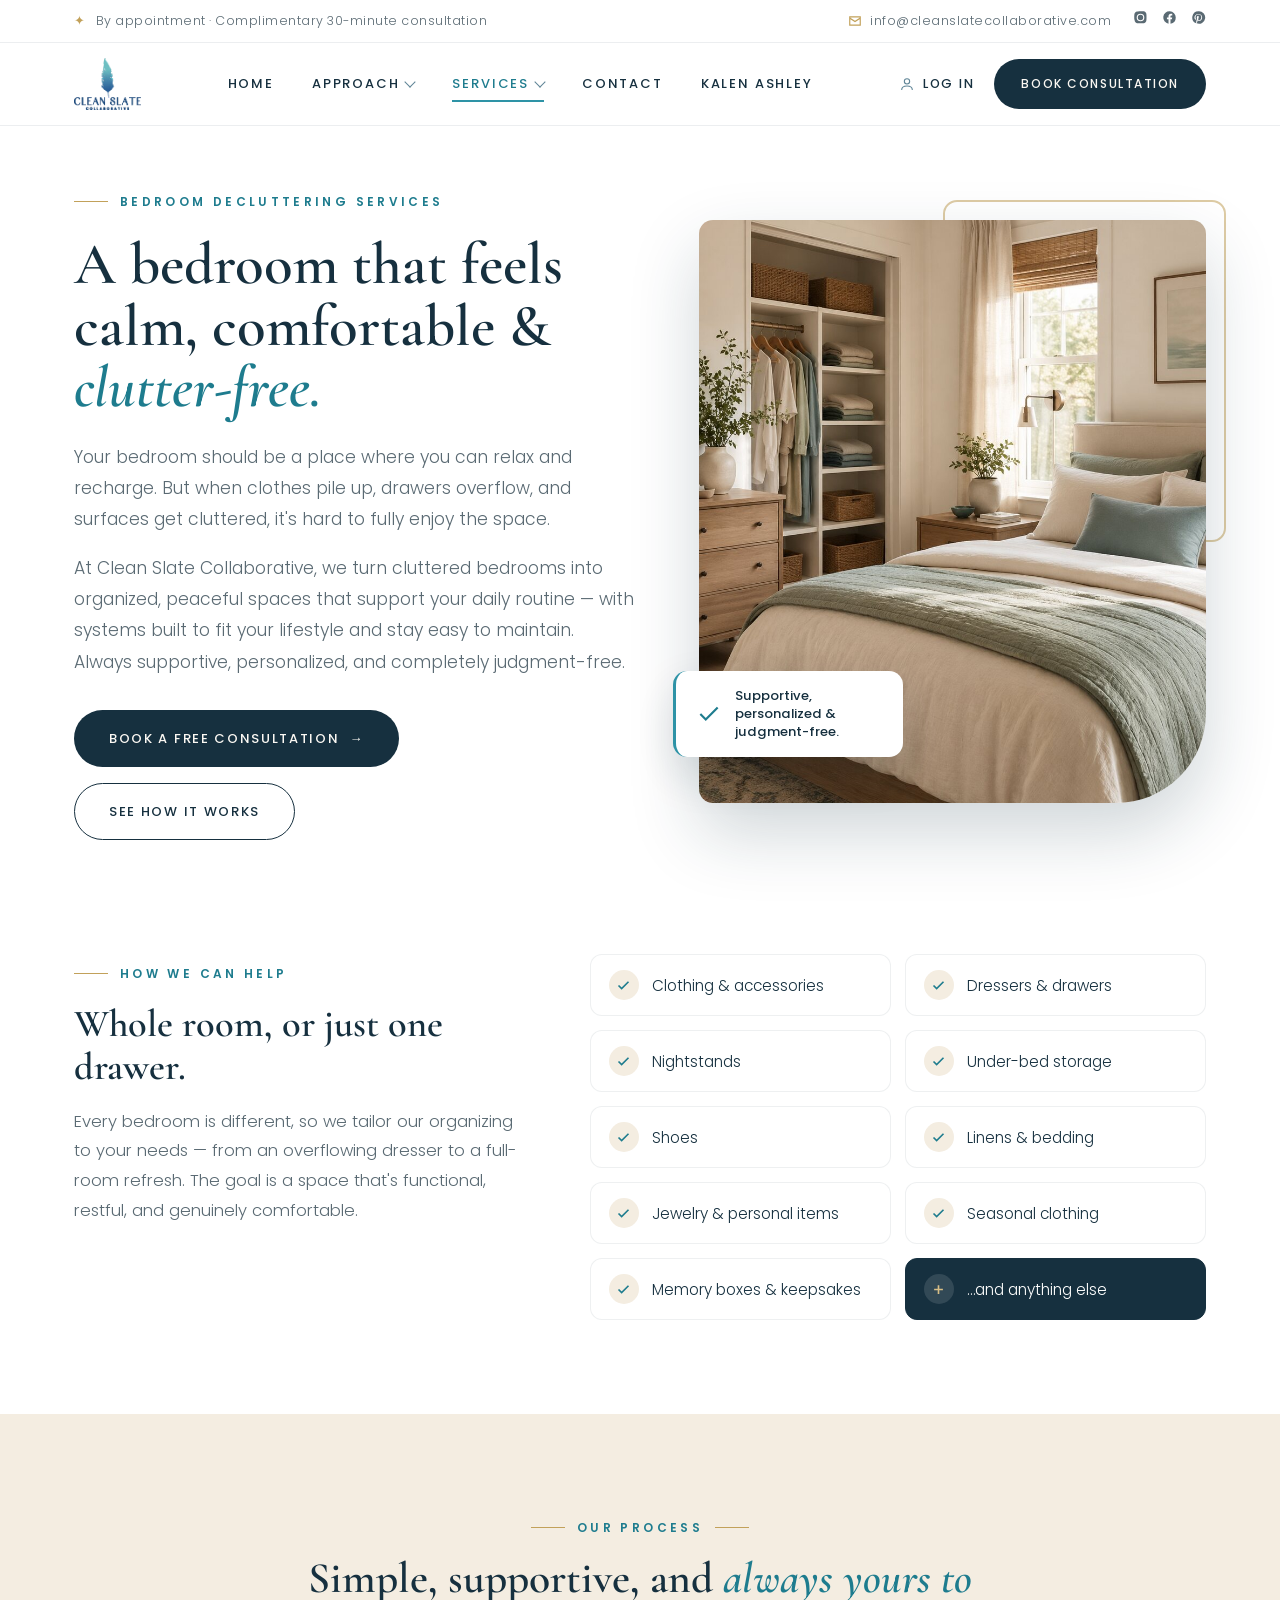
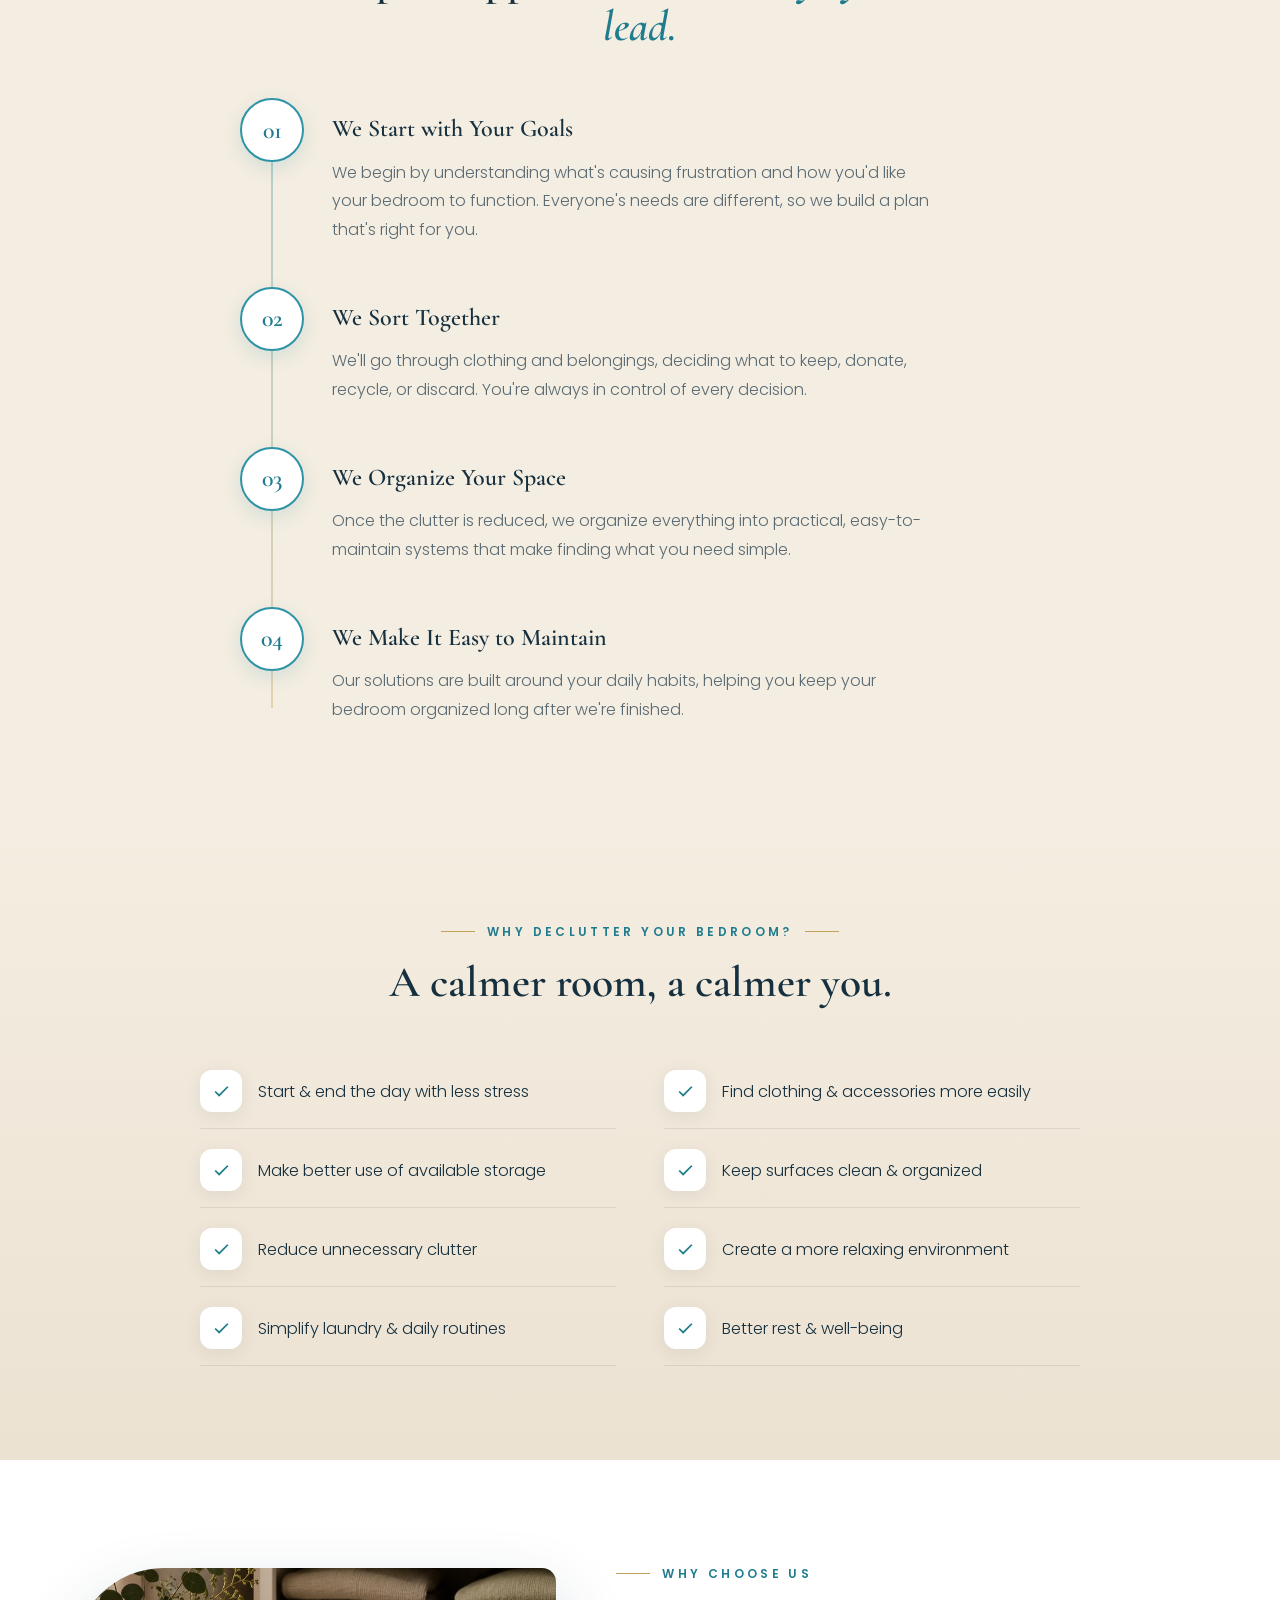
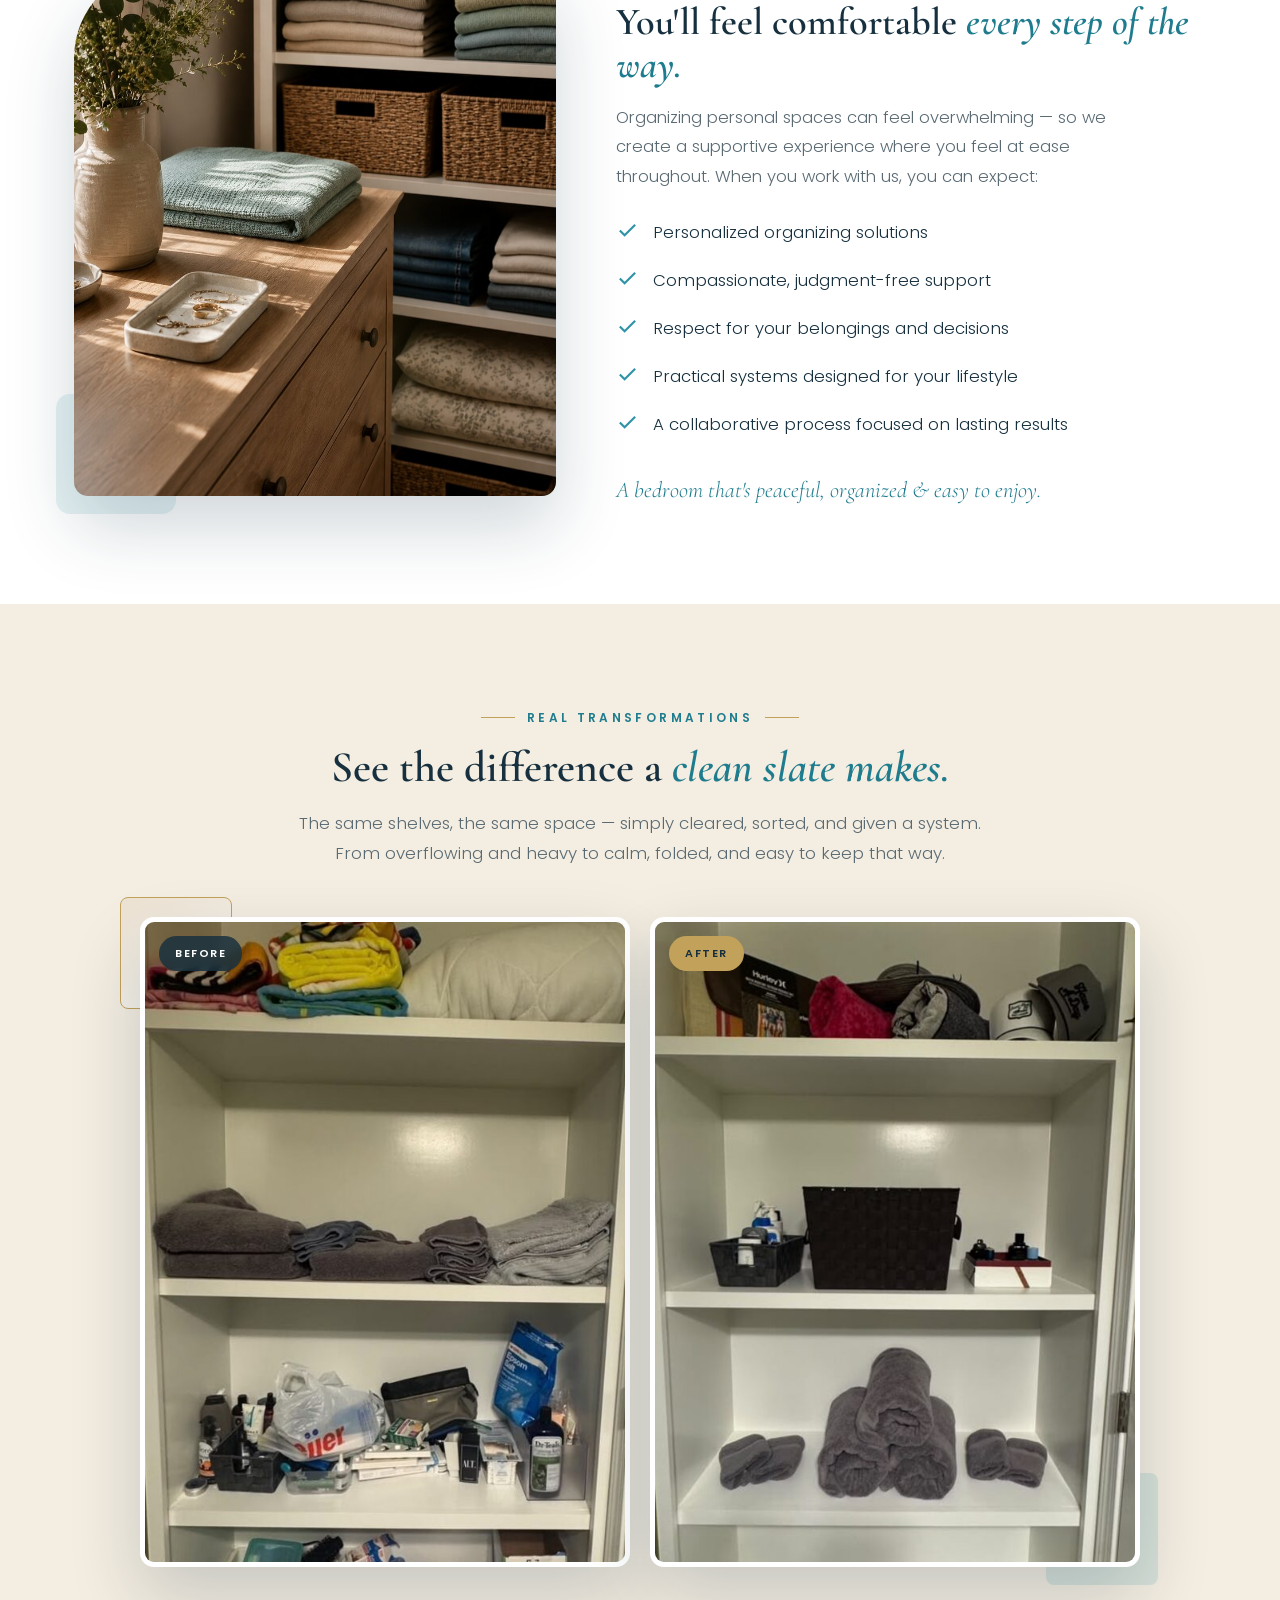
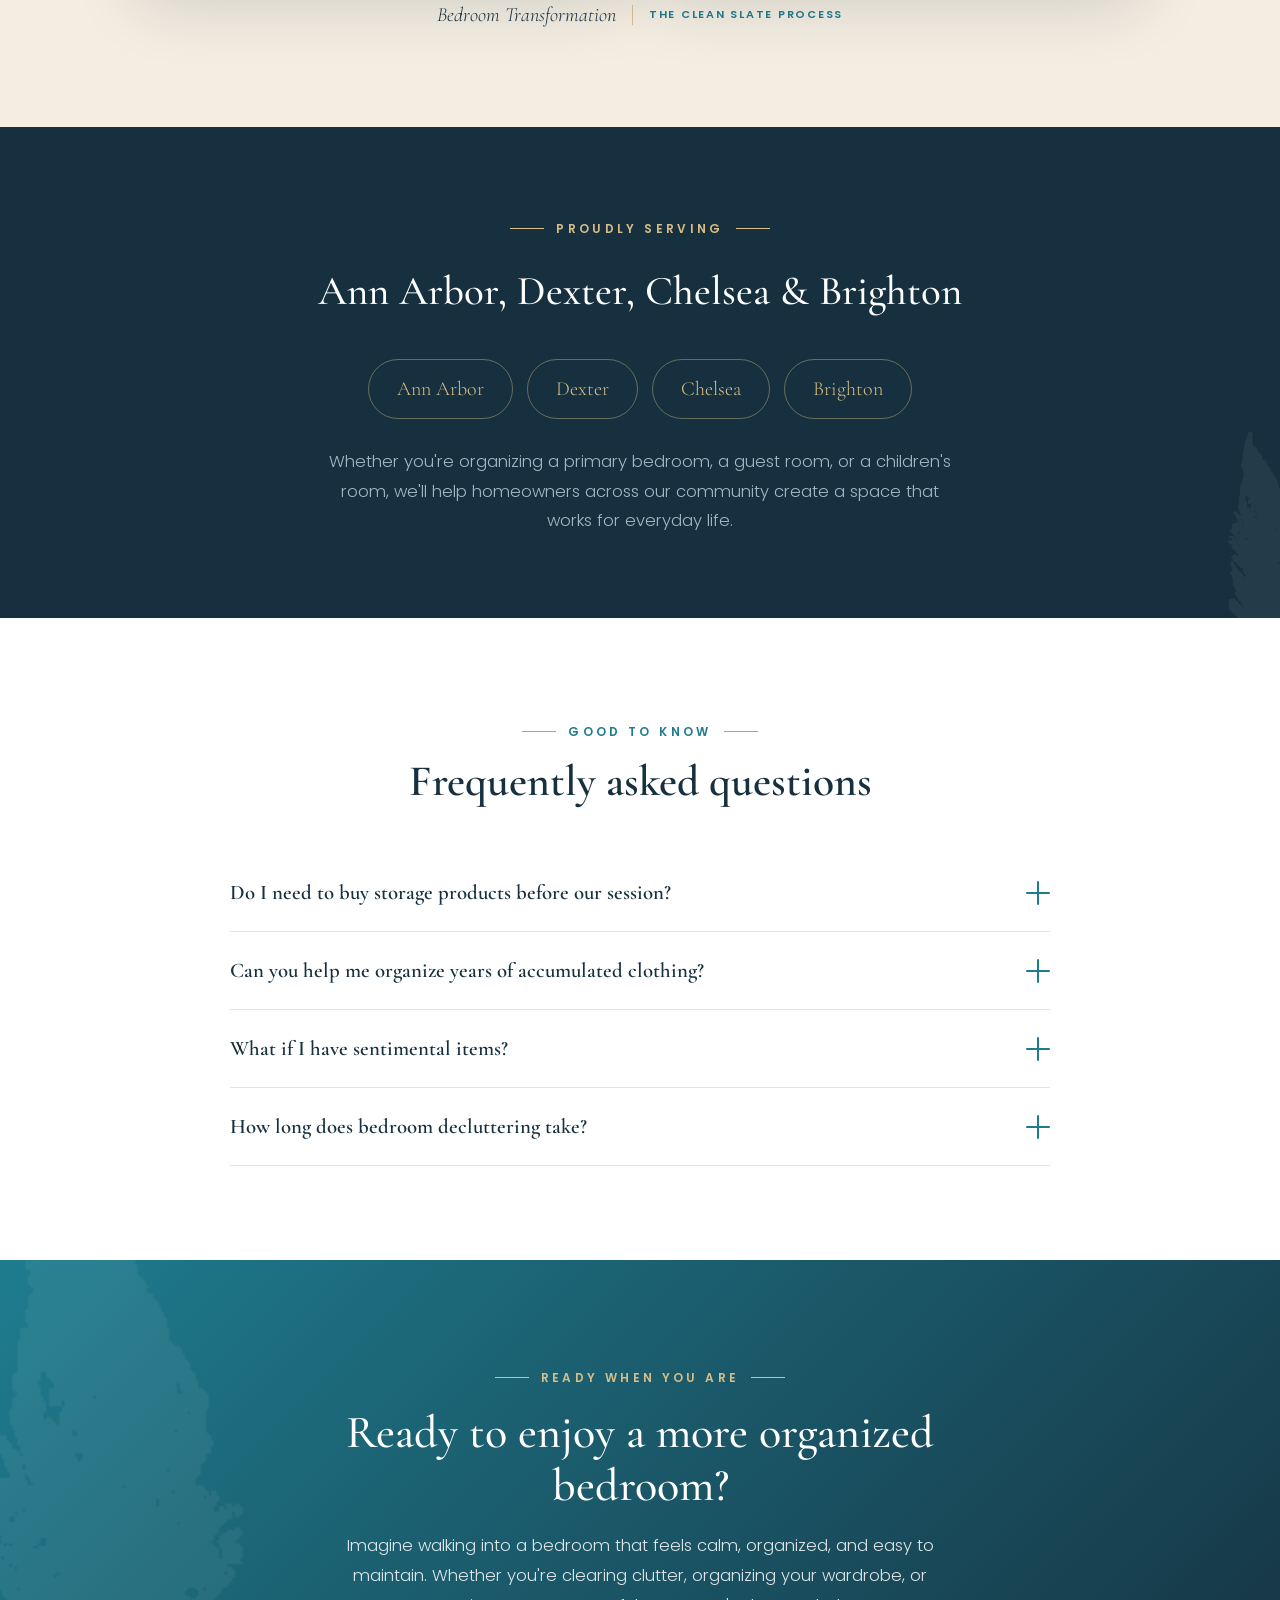
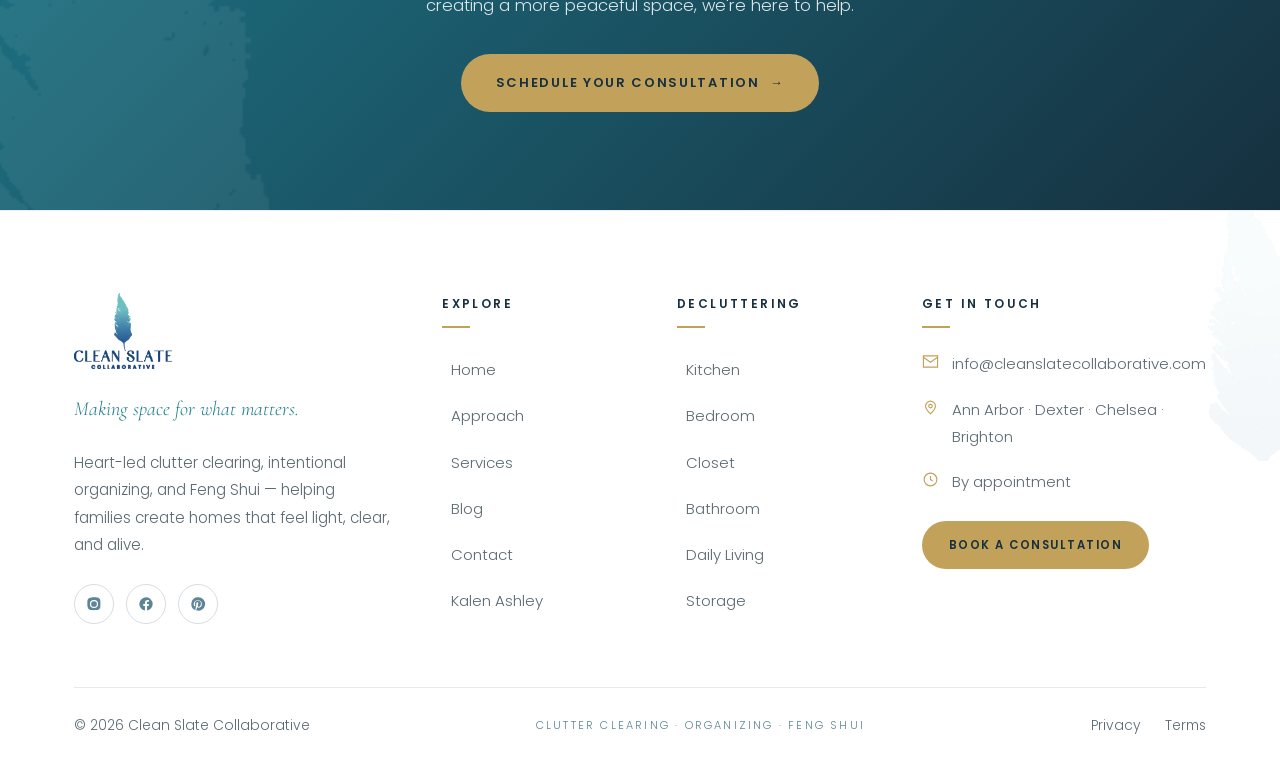
<file: bedroom.html>
<!DOCTYPE html>
<html lang="en">
<head>
<meta charset="UTF-8">
<meta name="viewport" content="width=device-width, initial-scale=1.0">
<title>Bedroom Decluttering Services — Clean Slate Collaborative</title>
<meta name="description" content="Professional bedroom decluttering and organizing in Ann Arbor, Dexter, Chelsea & Brighton. Turn a cluttered bedroom into a calm, restful space with personalized, judgment-free systems.">
<link rel="preconnect" href="https://fonts.googleapis.com">
<link rel="preconnect" href="https://fonts.gstatic.com" crossorigin>
<link href="https://fonts.googleapis.com/css2?family=Cormorant+Garamond:ital,wght@0,400;0,500;0,600;0,700;1,400;1,500&family=Poppins:wght@300;400;500;600&display=swap" rel="stylesheet">
<link rel="stylesheet" href="assets/site.css">
<style>
/* ===== SERVICE PAGE ===== */
.k-hero{padding:56px 0 20px}
.k-hero .wrap{max-width:1200px;margin:0 auto;padding:0 34px;display:grid;grid-template-columns:1.05fr .95fr;gap:64px;align-items:center}
.k-hero .txt .eyebrow{margin-bottom:22px}
.k-hero h1{font-family:var(--serif);font-weight:600;color:var(--navy);font-size:clamp(2.6rem,4.6vw,4rem);line-height:1.04;margin-bottom:24px}
.k-hero h1 .accent{color:var(--teal-deep);font-style:italic}
.k-hero .txt>p{color:var(--ink-soft);font-size:1.08rem;margin-bottom:18px;max-width:560px;font-weight:300}
.k-hero .cta{display:flex;gap:16px;flex-wrap:wrap;margin-top:32px}
.k-hero .art{position:relative}
.k-hero .art>img{width:100%;border-radius:14px 14px 90px 14px;box-shadow:var(--shadow-lg);aspect-ratio:940/1080;object-fit:cover;position:relative;z-index:2}
.k-hero .art::before{content:"";position:absolute;right:-20px;top:-20px;width:55%;height:58%;border:2px solid var(--gold);border-radius:14px;z-index:1;opacity:.55}
.k-hero .chip{position:absolute;left:-26px;bottom:46px;z-index:3;background:#fff;box-shadow:var(--shadow-md);border-radius:14px;padding:16px 20px;display:flex;align-items:center;gap:13px;border-left:3px solid var(--teal);max-width:230px}
.k-hero .chip svg{width:26px;height:26px;stroke:var(--teal-deep);fill:none;stroke-width:2;flex-shrink:0}
.k-hero .chip span{font-size:.82rem;color:var(--navy);line-height:1.35;font-weight:500}
.k-sec{padding:94px 0}
.k-sec .wrap{max-width:1200px;margin:0 auto;padding:0 34px}
.k-sec.alt{background:var(--cream-2)}
.k-sec.sand{background:linear-gradient(180deg,var(--cream-2),var(--sand))}
.k-head{margin-bottom:48px}
.k-head.center{text-align:center;max-width:730px;margin-left:auto;margin-right:auto}
.k-head h2{font-family:var(--serif);font-weight:600;color:var(--navy);font-size:clamp(2rem,3.4vw,2.85rem);line-height:1.1;margin-top:16px}
.k-head h2 .accent{color:var(--teal-deep);font-style:italic}
.k-head p{color:var(--ink-soft);margin-top:16px;font-size:1.05rem;font-weight:300}
.k-help{display:grid;grid-template-columns:.85fr 1.15fr;gap:60px;align-items:start}
.k-help .lead-col{position:sticky;top:120px}
.k-help .lead-col .eyebrow{margin-bottom:18px}
.k-help .lead-col h2{font-family:var(--serif);font-weight:600;color:var(--navy);font-size:clamp(1.9rem,3vw,2.5rem);line-height:1.12}
.k-help .lead-col p{color:var(--ink-soft);margin-top:18px;font-weight:300}
.checklist{display:grid;grid-template-columns:1fr 1fr;gap:14px}
.checklist .item{display:flex;align-items:center;gap:13px;background:#fff;border:1px solid rgba(22,48,63,.07);border-radius:12px;padding:15px 18px;transition:.3s}
.checklist .item:hover{border-color:var(--teal);transform:translateY(-3px);box-shadow:var(--shadow-sm)}
.checklist .item .ic{flex:0 0 30px;height:30px;border-radius:50%;background:var(--cream-2);display:flex;align-items:center;justify-content:center}
.checklist .item .ic svg{width:15px;height:15px;stroke:var(--teal-deep);fill:none;stroke-width:2.6}
.checklist .item span{font-size:.95rem;color:var(--navy)}
.k-timeline{max-width:800px;margin:0 auto;position:relative}
.k-timeline::before{content:"";position:absolute;left:31px;top:16px;bottom:16px;width:2px;background:linear-gradient(var(--teal),var(--gold));opacity:.35}
.k-step{display:flex;gap:28px;position:relative;padding-bottom:42px}
.k-step:last-child{padding-bottom:0}
.k-step .num{flex:0 0 64px;height:64px;border-radius:50%;background:#fff;border:2px solid var(--teal);color:var(--teal-deep);font-family:var(--serif);font-size:1.5rem;font-weight:600;display:flex;align-items:center;justify-content:center;z-index:2;box-shadow:0 6px 18px rgba(46,147,166,.16)}
.k-step .body{padding-top:9px}
.k-step h3{font-family:var(--serif);font-size:1.5rem;color:var(--navy);margin-bottom:8px;font-weight:600}
.k-step p{color:var(--ink-soft);font-size:1rem;font-weight:300;max-width:600px}
.k-benefits{display:grid;grid-template-columns:1fr 1fr;gap:4px 48px;max-width:880px;margin:0 auto}
.k-benefit{display:flex;align-items:center;gap:16px;padding:16px 0;border-bottom:1px solid rgba(22,48,63,.1)}
.k-benefit .ic{flex:0 0 42px;height:42px;border-radius:12px;background:#fff;box-shadow:var(--shadow-sm);display:flex;align-items:center;justify-content:center}
.k-benefit .ic svg{width:19px;height:19px;stroke:var(--teal-deep);fill:none;stroke-width:2.2}
.k-benefit span{font-size:1.02rem;color:var(--navy)}
.k-choose{display:grid;grid-template-columns:.9fr 1.1fr;gap:60px;align-items:center}
.k-choose .img{position:relative}
.k-choose .img>img{width:100%;border-radius:90px 14px 14px 14px;box-shadow:var(--shadow-lg);aspect-ratio:840/920;object-fit:cover;position:relative;z-index:2}
.k-choose .img::after{content:"";position:absolute;left:-18px;bottom:-18px;width:120px;height:120px;background:var(--teal);opacity:.12;border-radius:14px;z-index:1}
.k-choose .txt .eyebrow{margin-bottom:16px}
.k-choose .txt h2{font-family:var(--serif);font-weight:600;color:var(--navy);font-size:clamp(1.9rem,3vw,2.5rem);line-height:1.12;margin-bottom:16px}
.k-choose .txt h2 .accent{color:var(--teal-deep);font-style:italic}
.k-choose .txt>p{color:var(--ink-soft);font-weight:300;max-width:520px}
.k-choose ul{list-style:none;margin-top:26px;display:grid;gap:18px}
.k-choose li{display:flex;gap:14px;align-items:flex-start;font-size:1.04rem;color:var(--navy)}
.k-choose li svg{width:23px;height:23px;stroke:var(--teal);fill:none;stroke-width:2.2;flex-shrink:0;margin-top:1px}
.k-choose .note{margin-top:30px;font-style:italic;font-family:var(--serif);font-size:1.4rem;color:var(--teal-deep)}
.k-serving{background:var(--navy);color:#fff;text-align:center;padding:82px 0;position:relative;overflow:hidden}
.k-serving img.feather{position:absolute;right:-24px;bottom:-24px;height:210px;opacity:.06}
.k-serving .wrap{position:relative;z-index:2;max-width:900px;margin:0 auto;padding:0 34px}
.k-serving .eyebrow{justify-content:center;color:var(--gold-soft)}
.k-serving .eyebrow::before,.k-serving .eyebrow::after{background:var(--gold-soft)}
.k-serving h2{font-family:var(--serif);font-weight:500;font-size:clamp(1.9rem,3.2vw,2.6rem);margin:16px 0 30px;color:#fff}
.k-cities{display:flex;justify-content:center;gap:14px;flex-wrap:wrap;margin-bottom:28px}
.k-cities .city{border:1px solid rgba(216,190,134,.42);color:var(--gold-soft);padding:11px 28px;border-radius:40px;font-family:var(--serif);font-size:1.25rem}
.k-serving p{color:var(--steel-soft);max-width:640px;margin:0 auto;font-weight:300}
.k-faq{max-width:820px;margin:0 auto}
.faq-item{border-bottom:1px solid rgba(22,48,63,.12)}
.faq-q{width:100%;text-align:left;background:none;border:none;cursor:pointer;padding:26px 0;display:flex;justify-content:space-between;align-items:center;gap:20px;font-family:var(--serif);font-size:1.3rem;color:var(--navy);font-weight:600;transition:.3s}
.faq-q:hover{color:var(--teal-deep)}
.faq-q .pm{flex:0 0 24px;height:24px;position:relative}
.faq-q .pm::before,.faq-q .pm::after{content:"";position:absolute;background:var(--teal-deep);transition:.3s;border-radius:2px}
.faq-q .pm::before{left:0;top:11px;width:24px;height:2px}
.faq-q .pm::after{left:11px;top:0;width:2px;height:24px}
.faq-item.open .pm::after{transform:rotate(90deg);opacity:0}
.faq-a{max-height:0;overflow:hidden;transition:max-height .4s var(--ease)}
.faq-a p{padding:2px 0 26px;color:var(--ink-soft);font-size:1.02rem;line-height:1.85;max-width:720px;font-weight:300}
.k-cta{background:linear-gradient(135deg,var(--teal-deep) 0%,var(--navy) 100%);text-align:center;padding:98px 0;position:relative;overflow:hidden}
.k-cta img.feather{position:absolute;left:-30px;top:50%;transform:translateY(-50%);height:150%;opacity:.06}
.k-cta .wrap{position:relative;z-index:2;max-width:800px;margin:0 auto;padding:0 34px}
.k-cta .eyebrow{justify-content:center;color:var(--gold-soft)}
.k-cta .eyebrow::before,.k-cta .eyebrow::after{background:var(--gold-soft)}
.k-cta h2{font-family:var(--serif);font-weight:500;color:#fff;font-size:clamp(2rem,3.6vw,3rem);margin:18px auto 20px;line-height:1.14}
.k-cta p{color:rgba(255,255,255,.85);max-width:600px;margin:0 auto 34px;font-weight:300}
@media(max-width:900px){
  .k-hero .wrap,.k-help,.k-choose{grid-template-columns:1fr;gap:44px}
  .k-help .lead-col{position:static}
  .k-hero .art,.k-choose .img{max-width:440px;margin:0 auto}
  .k-hero .chip{left:0}
}
@media(max-width:600px){
  .checklist,.k-benefits{grid-template-columns:1fr}
  .k-step{gap:20px}.k-step .num{flex-basis:52px;height:52px;font-size:1.2rem}
  .k-timeline::before{left:25px}
  .k-sec{padding:66px 0}
}
</style>
</head>
<body id="top">

<!-- TOP UTILITY BAR -->
<div class="topbar">
  <div class="container">
    <div class="tb-left"><span class="dot">✦</span> By appointment · Complimentary 30-minute consultation</div>
    <div class="tb-right">
      <a class="tb-email" href="mailto:info@cleanslatecollaborative.com"><svg viewBox="0 0 24 24"><path d="M2 4h20v16H2V4zm2 2v.5l8 5 8-5V6H4zm16 3-8 5-8-5v9h16V9z"/></svg> info@cleanslatecollaborative.com</a>
      <div class="tb-social">
        <a href="#" aria-label="Instagram"><svg viewBox="0 0 24 24"><path d="M12 2c2.7 0 3 0 4.1.1 1 0 1.7.2 2.3.4.6.3 1.1.6 1.6 1.1.5.5.8 1 1.1 1.6.2.6.4 1.3.4 2.3.1 1.1.1 1.4.1 4.1s0 3-.1 4.1c0 1-.2 1.7-.4 2.3-.3.6-.6 1.1-1.1 1.6-.5.5-1 .8-1.6 1.1-.6.2-1.3.4-2.3.4-1.1.1-1.4.1-4.1.1s-3 0-4.1-.1c-1 0-1.7-.2-2.3-.4-.6-.3-1.1-.6-1.6-1.1-.5-.5-.8-1-1.1-1.6-.2-.6-.4-1.3-.4-2.3C2 15 2 14.7 2 12s0-3 .1-4.1c0-1 .2-1.7.4-2.3.3-.6.6-1.1 1.1-1.6.5-.5 1-.8 1.6-1.1.6-.2 1.3-.4 2.3-.4C9 2 9.3 2 12 2zm0 3.9a6.1 6.1 0 1 0 0 12.2 6.1 6.1 0 0 0 0-12.2zm0 1.8a4.3 4.3 0 1 1 0 8.6 4.3 4.3 0 0 1 0-8.6zm6.3-2.2a1.4 1.4 0 1 1 0 2.8 1.4 1.4 0 0 1 0-2.8z"/></svg></a>
        <a href="#" aria-label="Facebook"><svg viewBox="0 0 24 24"><path d="M22 12a10 10 0 1 0-11.6 9.9v-7H7.9V12h2.5V9.8c0-2.5 1.5-3.9 3.8-3.9 1.1 0 2.2.2 2.2.2v2.5h-1.3c-1.2 0-1.6.8-1.6 1.6V12h2.8l-.4 2.9h-2.3v7A10 10 0 0 0 22 12z"/></svg></a>
        <a href="#" aria-label="Pinterest"><svg viewBox="0 0 24 24"><path d="M12 2a10 10 0 0 0-3.6 19.3c-.1-.8-.2-2 0-2.9l1.2-5s-.3-.6-.3-1.5c0-1.4.8-2.5 1.9-2.5.9 0 1.3.7 1.3 1.5 0 .9-.6 2.2-.9 3.5-.2 1 .5 1.9 1.6 1.9 1.9 0 3.2-2.4 3.2-5.3 0-2.2-1.5-3.8-4.2-3.8a4.7 4.7 0 0 0-4.9 4.7c0 .9.3 1.5.7 2 .2.2.2.3.1.5l-.2.9c-.1.3-.3.4-.6.2-1.2-.5-1.8-1.9-1.8-3.5 0-2.6 2.2-5.7 6.5-5.7 3.5 0 5.8 2.5 5.8 5.2 0 3.5-2 6.2-4.9 6.2-1 0-1.9-.5-2.2-1.1l-.6 2.4c-.2.8-.7 1.7-1 2.3A10 10 0 1 0 12 2z"/></svg></a>
      </div>
    </div>
  </div>
</div>

<!-- NAVBAR -->
<nav class="nav" id="nav">
  <div class="container">
    <a href="index.html" class="brand"><img src="assets/logo_color.png" alt="Clean Slate Collaborative"></a>
    <ul class="nav-links">
      <li><a href="index.html">Home</a></li>
      <li class="has-dd"><a href="index.html#approach">Approach <i class="caret"></i></a>
        <div class="dropdown">
          <div class="dd-title">The Approach</div>
          <a href="index.html#approach"><i class="di"></i>Clean Slate Process</a>
          <a href="index.html#approach"><i class="di"></i>Compass Connection</a>
          <a href="index.html#approach"><i class="di"></i>Glossary</a>
        </div>
      </li>
      <li class="has-dd"><a href="index.html#services" class="active">Services <i class="caret"></i></a>
        <div class="dropdown">
          <div class="dd-title">Services</div>
          <a href="index.html#services"><i class="di"></i>Daily Living</a>
          <a href="index.html#services"><i class="di"></i>Personal Spaces</a>
          <a href="index.html#services"><i class="di"></i>Storage</a>
          <div class="dd-sub">
            <a href="index.html#services"><i class="di"></i>Decluttering <i class="rcaret"></i></a>
            <div class="dd-flyout">
              <a href="kitchen.html"><i class="di"></i>Kitchen</a>
              <a href="bedroom.html" style="color:var(--teal-deep)"><i class="di" style="background:var(--teal);opacity:1"></i>Bedroom</a>
              <a href="closet.html"><i class="di"></i>Closet</a>
              <a href="bathroom.html"><i class="di"></i>Bathroom</a>
            </div>
          </div>
        </div>
      </li>
      <li><a href="index.html#contact">Contact</a></li>
      <li><a href="index.html#founder">Kalen Ashley</a></li>
    </ul>
    <div class="nav-right">
      <a href="#" class="nav-login"><svg viewBox="0 0 24 24"><circle cx="12" cy="8" r="4"/><path d="M4 21c0-4 4-6 8-6s8 2 8 6"/></svg> Log In</a>
      <a href="index.html#contact" class="btn btn-primary nav-cta">Book Consultation</a>
      <button class="hamburger" id="hamburger" aria-label="Menu"><span></span><span></span><span></span></button>
    </div>
  </div>
</nav>

<!-- MOBILE MENU -->
<div class="mobile-menu" id="mobileMenu">
  <div class="mm-head">
    <img src="assets/logo_color.png" alt="Clean Slate Collaborative">
    <button class="mm-close" id="mmClose">&times;</button>
  </div>
  <a href="index.html">Home</a>
  <a href="index.html#approach">Approach</a>
  <a class="mm-sub" href="index.html#approach">Clean Slate Process · Compass Connection · Glossary</a>
  <a href="index.html#services">Services</a>
  <a class="mm-sub" href="index.html#services">Daily Living · Personal Spaces · Storage</a>
  <a class="mm-sub" href="bedroom.html">Decluttering: Kitchen · Bedroom · Closet · Bathroom</a>
  <a href="index.html#contact">Contact</a>
  <a href="index.html#founder">Kalen Ashley</a>
  <a href="index.html#contact" style="color:var(--gold)">Book a Consultation →</a>
</div>

<!-- HERO -->
<header class="k-hero">
  <div class="wrap">
    <div class="txt">
      <span class="eyebrow reveal">Bedroom Decluttering Services</span>
      <h1 class="reveal d1">A bedroom that feels calm, comfortable &amp; <span class="accent">clutter-free.</span></h1>
      <p class="reveal d1">Your bedroom should be a place where you can relax and recharge. But when clothes pile up, drawers overflow, and surfaces get cluttered, it's hard to fully enjoy the space.</p>
      <p class="reveal d2">At Clean Slate Collaborative, we turn cluttered bedrooms into organized, peaceful spaces that support your daily routine — with systems built to fit your lifestyle and stay easy to maintain. Always supportive, personalized, and completely judgment-free.</p>
      <div class="cta reveal d2">
        <a href="index.html#contact" class="btn btn-primary">Book a Free Consultation <span class="ar">→</span></a>
        <a href="#process" class="btn btn-outline">See How It Works</a>
      </div>
    </div>
    <div class="art reveal d1">
      <img src="assets/b-hero.jpg" alt="A calm, organized bedroom closet">
      <div class="chip">
        <svg viewBox="0 0 24 24"><path d="M20 6 9 17l-5-5"/></svg>
        <span>Supportive, personalized &amp; judgment-free.</span>
      </div>
    </div>
  </div>
</header>

<!-- HOW WE CAN HELP -->
<section class="k-sec">
  <div class="wrap">
    <div class="k-help">
      <div class="lead-col reveal">
        <span class="eyebrow">How We Can Help</span>
        <h2>Whole room, or just one drawer.</h2>
        <p>Every bedroom is different, so we tailor our organizing to your needs — from an overflowing dresser to a full-room refresh. The goal is a space that's functional, restful, and genuinely comfortable.</p>
      </div>
      <div class="checklist">
        <div class="item reveal"><span class="ic"><svg viewBox="0 0 24 24"><path d="M20 6 9 17l-5-5"/></svg></span><span>Clothing &amp; accessories</span></div>
        <div class="item reveal"><span class="ic"><svg viewBox="0 0 24 24"><path d="M20 6 9 17l-5-5"/></svg></span><span>Dressers &amp; drawers</span></div>
        <div class="item reveal d1"><span class="ic"><svg viewBox="0 0 24 24"><path d="M20 6 9 17l-5-5"/></svg></span><span>Nightstands</span></div>
        <div class="item reveal d1"><span class="ic"><svg viewBox="0 0 24 24"><path d="M20 6 9 17l-5-5"/></svg></span><span>Under-bed storage</span></div>
        <div class="item reveal"><span class="ic"><svg viewBox="0 0 24 24"><path d="M20 6 9 17l-5-5"/></svg></span><span>Shoes</span></div>
        <div class="item reveal"><span class="ic"><svg viewBox="0 0 24 24"><path d="M20 6 9 17l-5-5"/></svg></span><span>Linens &amp; bedding</span></div>
        <div class="item reveal d1"><span class="ic"><svg viewBox="0 0 24 24"><path d="M20 6 9 17l-5-5"/></svg></span><span>Jewelry &amp; personal items</span></div>
        <div class="item reveal d1"><span class="ic"><svg viewBox="0 0 24 24"><path d="M20 6 9 17l-5-5"/></svg></span><span>Seasonal clothing</span></div>
        <div class="item reveal"><span class="ic"><svg viewBox="0 0 24 24"><path d="M20 6 9 17l-5-5"/></svg></span><span>Memory boxes &amp; keepsakes</span></div>
        <div class="item reveal" style="background:var(--navy);border-color:var(--navy)"><span class="ic" style="background:rgba(255,255,255,.12)"><svg viewBox="0 0 24 24" style="stroke:var(--gold-soft)"><path d="M12 5v14M5 12h14"/></svg></span><span style="color:#fff">…and anything else</span></div>
      </div>
    </div>
  </div>
</section>

<!-- PROCESS -->
<section class="k-sec alt" id="process">
  <div class="wrap">
    <div class="k-head center reveal">
      <span class="eyebrow center">Our Process</span>
      <h2>Simple, supportive, and <span class="accent">always yours to lead.</span></h2>
    </div>
    <div class="k-timeline">
      <div class="k-step reveal"><div class="num">01</div><div class="body"><h3>We Start with Your Goals</h3><p>We begin by understanding what's causing frustration and how you'd like your bedroom to function. Everyone's needs are different, so we build a plan that's right for you.</p></div></div>
      <div class="k-step reveal"><div class="num">02</div><div class="body"><h3>We Sort Together</h3><p>We'll go through clothing and belongings, deciding what to keep, donate, recycle, or discard. You're always in control of every decision.</p></div></div>
      <div class="k-step reveal"><div class="num">03</div><div class="body"><h3>We Organize Your Space</h3><p>Once the clutter is reduced, we organize everything into practical, easy-to-maintain systems that make finding what you need simple.</p></div></div>
      <div class="k-step reveal"><div class="num">04</div><div class="body"><h3>We Make It Easy to Maintain</h3><p>Our solutions are built around your daily habits, helping you keep your bedroom organized long after we're finished.</p></div></div>
    </div>
  </div>
</section>

<!-- BENEFITS -->
<section class="k-sec sand">
  <div class="wrap">
    <div class="k-head center reveal">
      <span class="eyebrow center">Why Declutter Your Bedroom?</span>
      <h2>A calmer room, a calmer you.</h2>
    </div>
    <div class="k-benefits">
      <div class="k-benefit reveal"><span class="ic"><svg viewBox="0 0 24 24"><path d="M20 6 9 17l-5-5"/></svg></span><span>Start &amp; end the day with less stress</span></div>
      <div class="k-benefit reveal"><span class="ic"><svg viewBox="0 0 24 24"><path d="M20 6 9 17l-5-5"/></svg></span><span>Find clothing &amp; accessories more easily</span></div>
      <div class="k-benefit reveal"><span class="ic"><svg viewBox="0 0 24 24"><path d="M20 6 9 17l-5-5"/></svg></span><span>Make better use of available storage</span></div>
      <div class="k-benefit reveal"><span class="ic"><svg viewBox="0 0 24 24"><path d="M20 6 9 17l-5-5"/></svg></span><span>Keep surfaces clean &amp; organized</span></div>
      <div class="k-benefit reveal"><span class="ic"><svg viewBox="0 0 24 24"><path d="M20 6 9 17l-5-5"/></svg></span><span>Reduce unnecessary clutter</span></div>
      <div class="k-benefit reveal"><span class="ic"><svg viewBox="0 0 24 24"><path d="M20 6 9 17l-5-5"/></svg></span><span>Create a more relaxing environment</span></div>
      <div class="k-benefit reveal"><span class="ic"><svg viewBox="0 0 24 24"><path d="M20 6 9 17l-5-5"/></svg></span><span>Simplify laundry &amp; daily routines</span></div>
      <div class="k-benefit reveal"><span class="ic"><svg viewBox="0 0 24 24"><path d="M20 6 9 17l-5-5"/></svg></span><span>Better rest &amp; well-being</span></div>
    </div>
  </div>
</section>

<!-- WHY CHOOSE -->
<section class="k-sec">
  <div class="wrap">
    <div class="k-choose">
      <div class="img reveal"><img src="assets/b-choose.jpg" alt="An organized, color-sorted wardrobe"></div>
      <div class="txt">
        <span class="eyebrow reveal">Why Choose Us</span>
        <h2 class="reveal">You'll feel comfortable <span class="accent">every step of the way.</span></h2>
        <p class="reveal d1">Organizing personal spaces can feel overwhelming — so we create a supportive experience where you feel at ease throughout. When you work with us, you can expect:</p>
        <ul>
          <li class="reveal d1"><svg viewBox="0 0 24 24"><path d="M20 6 9 17l-5-5"/></svg>Personalized organizing solutions</li>
          <li class="reveal d1"><svg viewBox="0 0 24 24"><path d="M20 6 9 17l-5-5"/></svg>Compassionate, judgment-free support</li>
          <li class="reveal d2"><svg viewBox="0 0 24 24"><path d="M20 6 9 17l-5-5"/></svg>Respect for your belongings and decisions</li>
          <li class="reveal d2"><svg viewBox="0 0 24 24"><path d="M20 6 9 17l-5-5"/></svg>Practical systems designed for your lifestyle</li>
          <li class="reveal d2"><svg viewBox="0 0 24 24"><path d="M20 6 9 17l-5-5"/></svg>A collaborative process focused on lasting results</li>
        </ul>
        <div class="note reveal d2">A bedroom that's peaceful, organized &amp; easy to enjoy.</div>
      </div>
    </div>
  </div>
</section>

<!-- BEFORE & AFTER -->
<section class="k-sec alt">
  <div class="wrap">
    <div class="k-head center reveal">
      <span class="eyebrow center">Real Transformations</span>
      <h2>See the difference a <span class="accent">clean slate makes.</span></h2>
      <p>The same shelves, the same space — simply cleared, sorted, and given a system. From overflowing and heavy to calm, folded, and easy to keep that way.</p>
    </div>
    <div class="ba-showcase reveal d1">
      <span class="ba-deco block" aria-hidden="true"></span>
      <span class="ba-deco teal" aria-hidden="true"></span>
      <div class="ba-pair">
        <div class="ba-item"><span class="ba-badge before">Before</span><img src="assets/ba-bedroom-before.jpg" alt="Bedroom shelving before decluttering" style="aspect-ratio:3/4"></div>
        <div class="ba-item"><span class="ba-badge after">After</span><img src="assets/ba-bedroom-after.jpg" alt="Bedroom shelving after decluttering" style="aspect-ratio:3/4"></div>
      </div>
    </div>
    <div class="ba-caption reveal d1">Bedroom Transformation<span class="loc">The Clean Slate Process</span></div>
  </div>
</section>

<!-- SERVING AREA -->
<section class="k-serving">
  <img src="assets/feather_white.png" class="feather" alt="">
  <div class="wrap">
    <span class="eyebrow center reveal">Proudly Serving</span>
    <h2 class="reveal">Ann Arbor, Dexter, Chelsea &amp; Brighton</h2>
    <div class="k-cities reveal d1">
      <span class="city">Ann Arbor</span>
      <span class="city">Dexter</span>
      <span class="city">Chelsea</span>
      <span class="city">Brighton</span>
    </div>
    <p class="reveal d1">Whether you're organizing a primary bedroom, a guest room, or a children's room, we'll help homeowners across our community create a space that works for everyday life.</p>
  </div>
</section>

<!-- FAQ -->
<section class="k-sec">
  <div class="wrap">
    <div class="k-head center reveal">
      <span class="eyebrow center">Good to Know</span>
      <h2>Frequently asked questions</h2>
    </div>
    <div class="k-faq">
      <div class="faq-item reveal">
        <button class="faq-q">Do I need to buy storage products before our session?<span class="pm"></span></button>
        <div class="faq-a"><p>No. We recommend organizing first, so we can determine which storage solutions — if any — will best fit your space.</p></div>
      </div>
      <div class="faq-item reveal">
        <button class="faq-q">Can you help me organize years of accumulated clothing?<span class="pm"></span></button>
        <div class="faq-a"><p>Yes. We work at your pace and help you make thoughtful decisions about what to keep, donate, or let go of.</p></div>
      </div>
      <div class="faq-item reveal">
        <button class="faq-q">What if I have sentimental items?<span class="pm"></span></button>
        <div class="faq-a"><p>We understand that some belongings hold emotional value. We'll help you organize keepsakes with care, always respecting your personal decisions.</p></div>
      </div>
      <div class="faq-item reveal">
        <button class="faq-q">How long does bedroom decluttering take?<span class="pm"></span></button>
        <div class="faq-a"><p>It depends on the size of the room and the amount of clutter. During your consultation, we'll discuss your goals and provide an estimate.</p></div>
      </div>
    </div>
  </div>
</section>

<!-- FINAL CTA -->
<section class="k-cta">
  <img src="assets/feather_white.png" class="feather" alt="">
  <div class="wrap">
    <span class="eyebrow center reveal">Ready When You Are</span>
    <h2 class="reveal d1">Ready to enjoy a more organized bedroom?</h2>
    <p class="reveal d1">Imagine walking into a bedroom that feels calm, organized, and easy to maintain. Whether you're clearing clutter, organizing your wardrobe, or creating a more peaceful space, we're here to help.</p>
    <a href="index.html#contact" class="btn btn-gold reveal d2">Schedule Your Consultation <span class="ar">→</span></a>
  </div>
</section>

<!-- FOOTER -->
<footer>
  <img src="assets/feather_icon.png" class="footer-water" alt="">
  <div class="container">
    <div class="footer-top">
      <div class="footer-brand">
        <img src="assets/logo_color.png" alt="Clean Slate Collaborative">
        <div class="fmini">Making space for what matters.</div>
        <p>Heart-led clutter clearing, intentional organizing, and Feng Shui — helping families create homes that feel light, clear, and alive.</p>
        <div class="f-social">
          <a href="#" aria-label="Instagram"><svg viewBox="0 0 24 24"><path d="M12 2c2.7 0 3 0 4.1.1 1 0 1.7.2 2.3.4.6.3 1.1.6 1.6 1.1.5.5.8 1 1.1 1.6.2.6.4 1.3.4 2.3.1 1.1.1 1.4.1 4.1s0 3-.1 4.1c0 1-.2 1.7-.4 2.3-.3.6-.6 1.1-1.1 1.6-.5.5-1 .8-1.6 1.1-.6.2-1.3.4-2.3.4-1.1.1-1.4.1-4.1.1s-3 0-4.1-.1c-1 0-1.7-.2-2.3-.4-.6-.3-1.1-.6-1.6-1.1-.5-.5-.8-1-1.1-1.6-.2-.6-.4-1.3-.4-2.3C2 15 2 14.7 2 12s0-3 .1-4.1c0-1 .2-1.7.4-2.3.3-.6.6-1.1 1.1-1.6.5-.5 1-.8 1.6-1.1.6-.2 1.3-.4 2.3-.4C9 2 9.3 2 12 2zm0 3.9a6.1 6.1 0 1 0 0 12.2 6.1 6.1 0 0 0 0-12.2zm0 1.8a4.3 4.3 0 1 1 0 8.6 4.3 4.3 0 0 1 0-8.6zm6.3-2.2a1.4 1.4 0 1 1 0 2.8 1.4 1.4 0 0 1 0-2.8z"/></svg></a>
          <a href="#" aria-label="Facebook"><svg viewBox="0 0 24 24"><path d="M22 12a10 10 0 1 0-11.6 9.9v-7H7.9V12h2.5V9.8c0-2.5 1.5-3.9 3.8-3.9 1.1 0 2.2.2 2.2.2v2.5h-1.3c-1.2 0-1.6.8-1.6 1.6V12h2.8l-.4 2.9h-2.3v7A10 10 0 0 0 22 12z"/></svg></a>
          <a href="#" aria-label="Pinterest"><svg viewBox="0 0 24 24"><path d="M12 2a10 10 0 0 0-3.6 19.3c-.1-.8-.2-2 0-2.9l1.2-5s-.3-.6-.3-1.5c0-1.4.8-2.5 1.9-2.5.9 0 1.3.7 1.3 1.5 0 .9-.6 2.2-.9 3.5-.2 1 .5 1.9 1.6 1.9 1.9 0 3.2-2.4 3.2-5.3 0-2.2-1.5-3.8-4.2-3.8a4.7 4.7 0 0 0-4.9 4.7c0 .9.3 1.5.7 2 .2.2.2.3.1.5l-.2.9c-.1.3-.3.4-.6.2-1.2-.5-1.8-1.9-1.8-3.5 0-2.6 2.2-5.7 6.5-5.7 3.5 0 5.8 2.5 5.8 5.2 0 3.5-2 6.2-4.9 6.2-1 0-1.9-.5-2.2-1.1l-.6 2.4c-.2.8-.7 1.7-1 2.3A10 10 0 1 0 12 2z"/></svg></a>
        </div>
      </div>
      <div class="footer-col">
        <h4>Explore</h4>
        <ul>
          <li><a href="index.html">Home</a></li>
          <li><a href="index.html#approach">Approach</a></li>
          <li><a href="index.html#services">Services</a></li>
          <li><a href="blog.html">Blog</a></li>
          <li><a href="index.html#contact">Contact</a></li>
          <li><a href="index.html#founder">Kalen Ashley</a></li>
        </ul>
      </div>
      <div class="footer-col">
        <h4>Decluttering</h4>
        <ul>
          <li><a href="kitchen.html">Kitchen</a></li>
          <li><a href="bedroom.html">Bedroom</a></li>
          <li><a href="index.html#services">Closet</a></li>
          <li><a href="index.html#services">Bathroom</a></li>
          <li><a href="index.html#services">Daily Living</a></li>
          <li><a href="index.html#services">Storage</a></li>
        </ul>
      </div>
      <div class="footer-col footer-contact">
        <h4>Get in Touch</h4>
        <div class="fc-line"><svg viewBox="0 0 24 24"><path d="M2 4h20v16H2z"/><path d="m2 6 10 7 10-7"/></svg> info@cleanslatecollaborative.com</div>
        <div class="fc-line"><svg viewBox="0 0 24 24"><path d="M12 21s-7-6.3-7-11a7 7 0 0 1 14 0c0 4.7-7 11-7 11z"/><circle cx="12" cy="10" r="2.5"/></svg> Ann Arbor · Dexter · Chelsea · Brighton</div>
        <div class="fc-line"><svg viewBox="0 0 24 24"><circle cx="12" cy="12" r="9"/><path d="M12 7v5l3 2"/></svg> By appointment</div>
        <a href="index.html#contact" class="btn btn-gold">Book a Consultation</a>
      </div>
    </div>
    <div class="footer-bottom">
      <div class="copy">© <span id="yr">2026</span> Clean Slate Collaborative</div>
      <div class="fb-tag">Clutter Clearing · Organizing · Feng Shui</div>
      <div class="fb-links"><a href="#">Privacy</a><a href="#">Terms</a></div>
    </div>
  </div>
</footer>

<script>
const nav=document.getElementById('nav');
window.addEventListener('scroll',()=>nav.classList.toggle('scrolled',window.scrollY>40));
const mm=document.getElementById('mobileMenu');
document.getElementById('hamburger').onclick=()=>{mm.style.display='flex';requestAnimationFrame(()=>mm.classList.add('open'))};
document.getElementById('mmClose').onclick=closeMM;
function closeMM(){mm.classList.remove('open');setTimeout(()=>mm.style.display='none',450)}
mm.querySelectorAll('a').forEach(a=>a.addEventListener('click',closeMM));
const io=new IntersectionObserver((es)=>{es.forEach(e=>{if(e.isIntersecting){e.target.classList.add('in');io.unobserve(e.target)}})},{threshold:.12});
document.querySelectorAll('.reveal').forEach(el=>io.observe(el));
document.getElementById('yr').textContent=new Date().getFullYear();
document.querySelectorAll('.faq-q').forEach(q=>{
  q.onclick=()=>{
    const item=q.parentElement, a=q.nextElementSibling, open=item.classList.contains('open');
    document.querySelectorAll('.faq-item').forEach(i=>{i.classList.remove('open');i.querySelector('.faq-a').style.maxHeight=null});
    if(!open){item.classList.add('open');a.style.maxHeight=a.scrollHeight+'px'}
  };
});
</script>
</body>
</html>
</file>
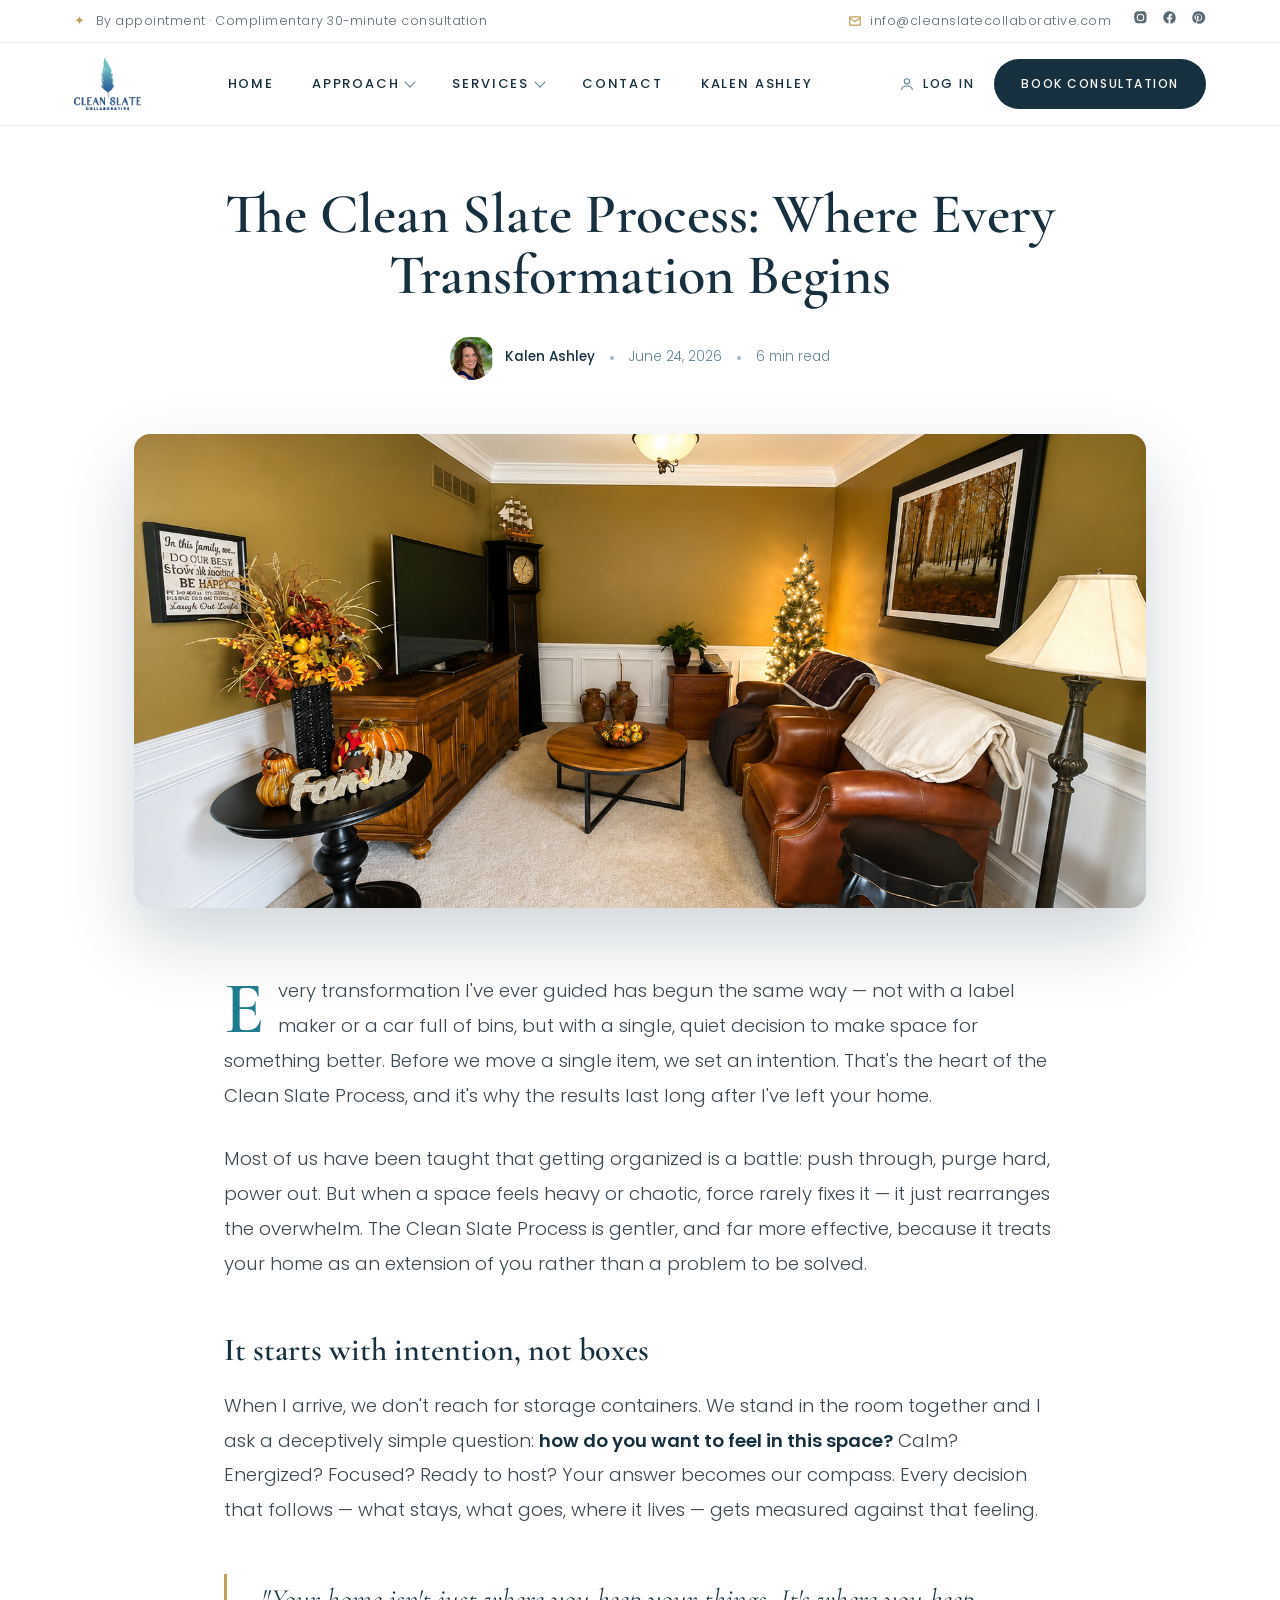
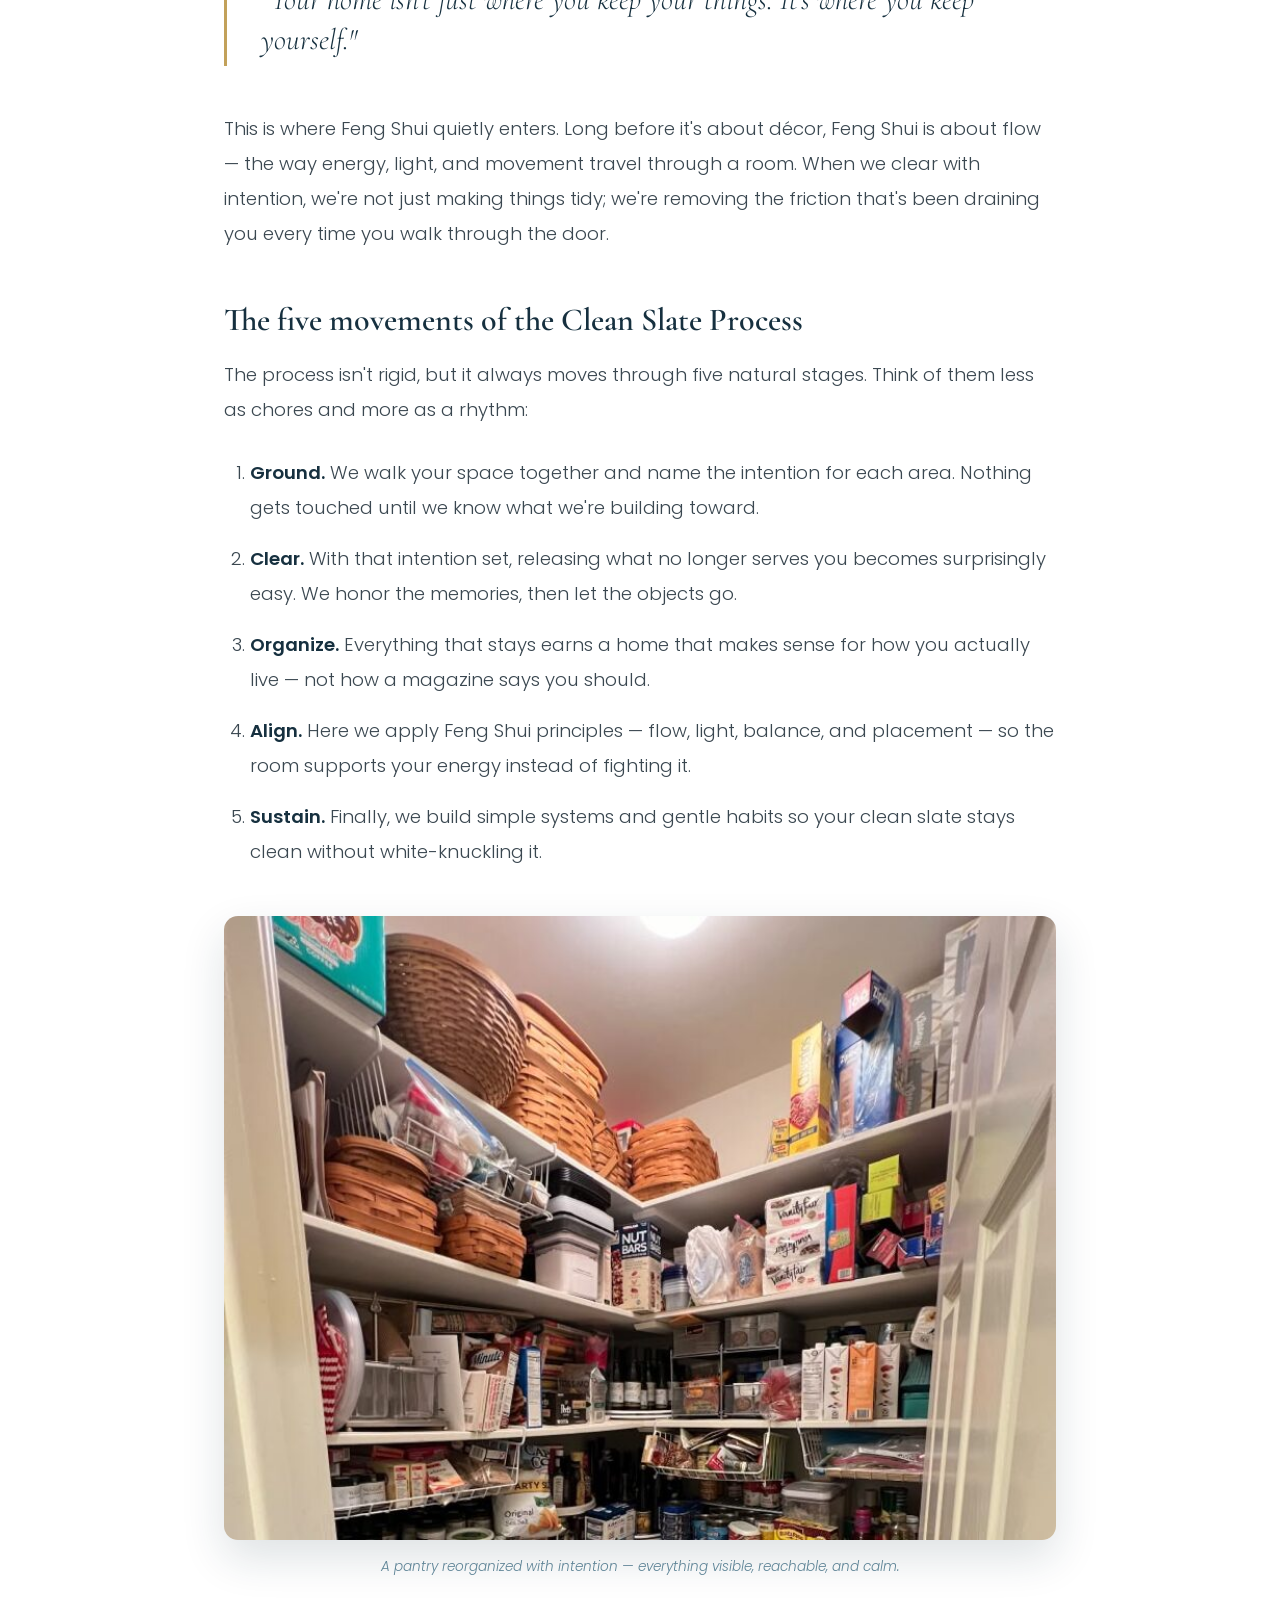
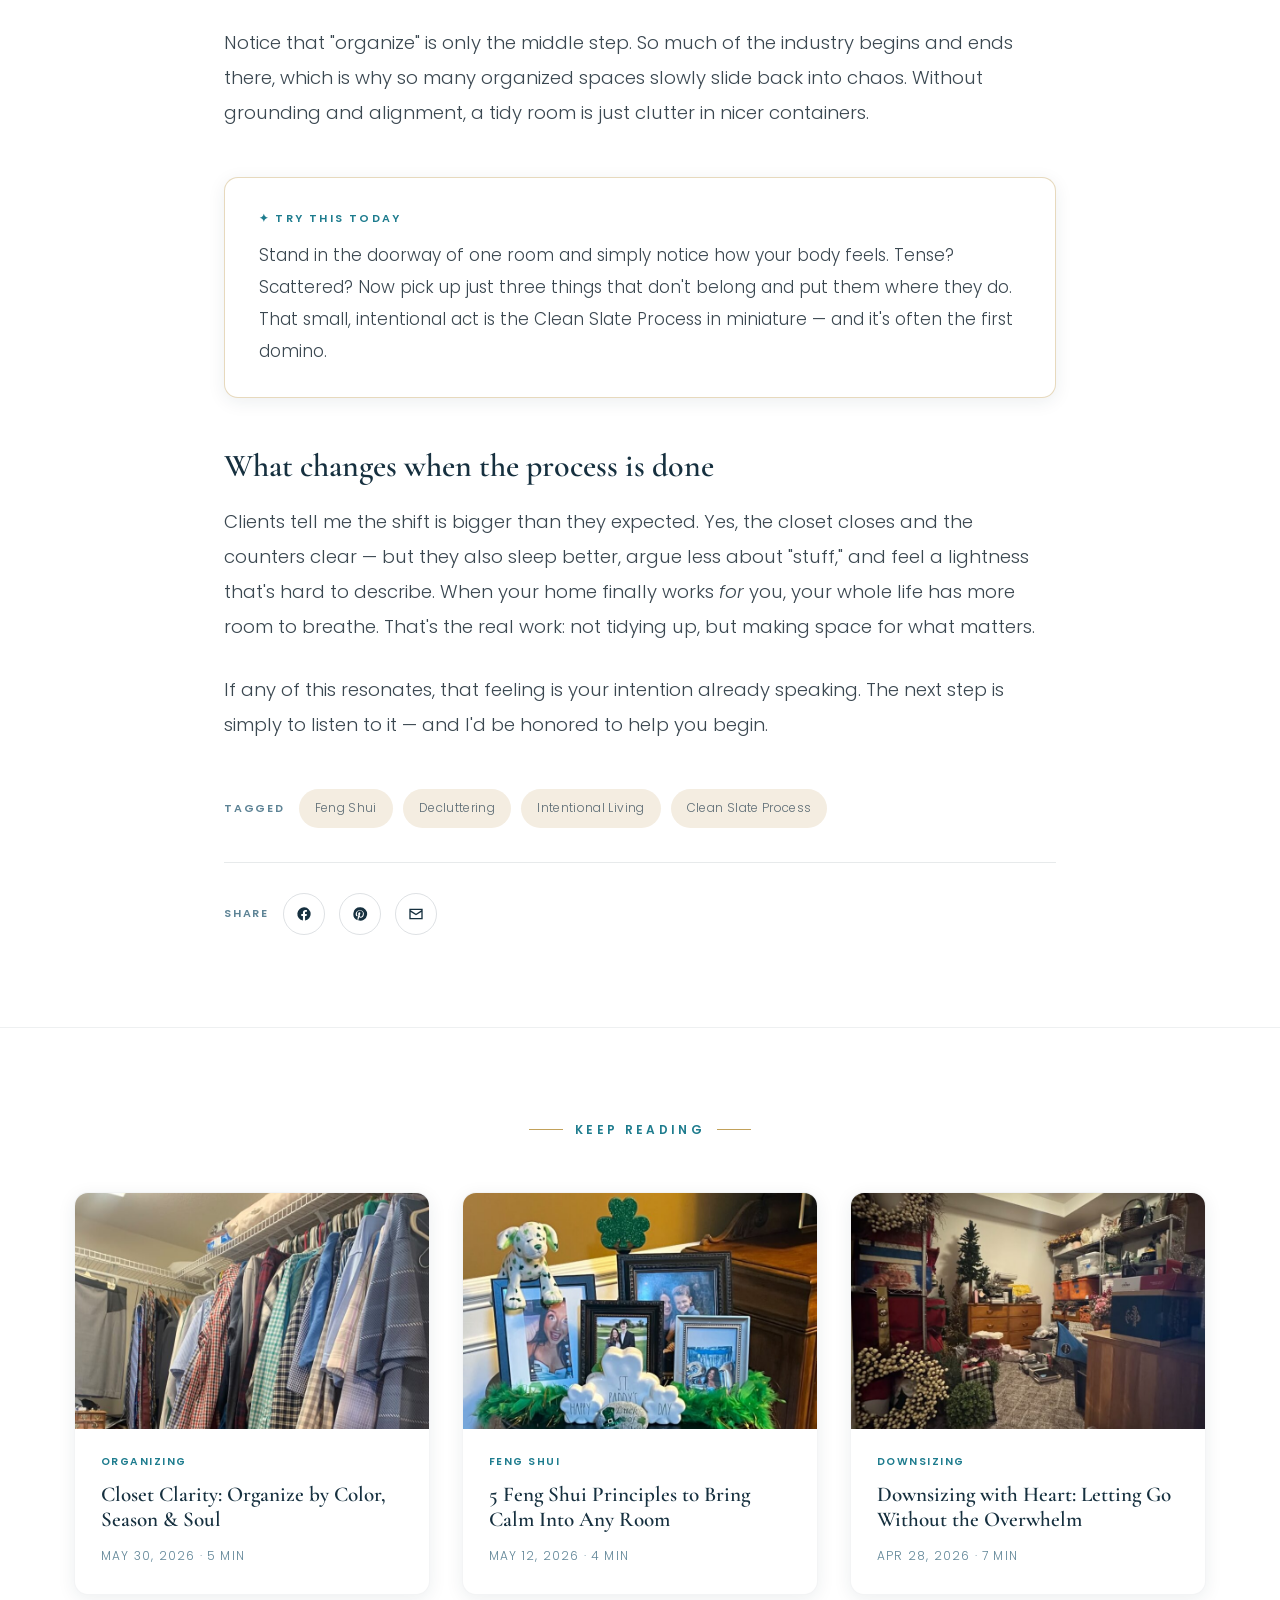
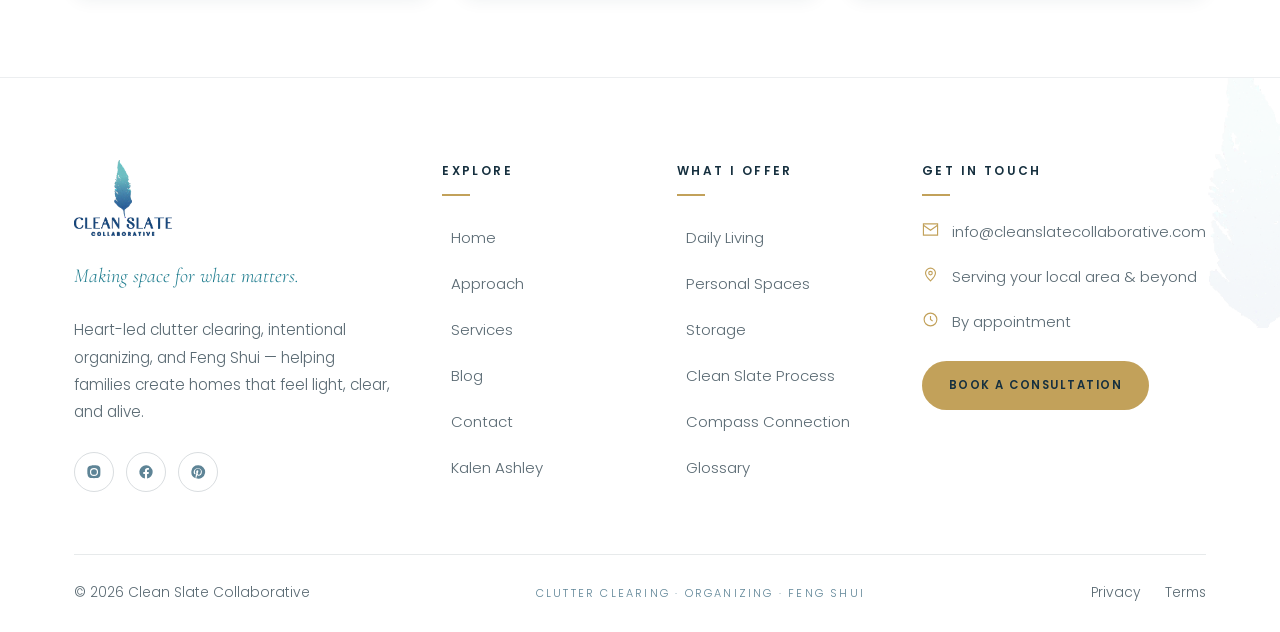
<file: blog-details.html>
<!DOCTYPE html>
<html lang="en">
<head>
<meta charset="UTF-8">
<meta name="viewport" content="width=device-width, initial-scale=1.0">
<title>The Clean Slate Process — Clean Slate Collaborative</title>
<meta name="description" content="Before a single item is moved, real change starts with intention. Here's how the Clean Slate Process turns an overwhelming home into a space that finally breathes with you.">
<link rel="preconnect" href="https://fonts.googleapis.com">
<link rel="preconnect" href="https://fonts.gstatic.com" crossorigin>
<link href="https://fonts.googleapis.com/css2?family=Cormorant+Garamond:ital,wght@0,400;0,500;0,600;0,700;1,400;1,500&family=Poppins:wght@300;400;500;600&display=swap" rel="stylesheet">
<link rel="stylesheet" href="assets/site.css">
<style>
/* ===== BLOG DETAILS ===== */
.progress{position:fixed;top:0;left:0;height:3px;background:linear-gradient(90deg,var(--teal),var(--gold));z-index:300;width:0}
.article-head{padding:58px 0 8px;background:var(--white)}
.breadcrumb{font-size:.8rem;letter-spacing:.04em;color:var(--steel);margin-bottom:26px;text-align:center}
.breadcrumb a{transition:.3s}.breadcrumb a:hover{color:var(--teal-deep)}
.breadcrumb .sep{margin:0 9px;opacity:.5}
.ah-cat{text-align:center;margin-bottom:20px}
.cat-tag{display:inline-block;font-size:11px;letter-spacing:.18em;text-transform:uppercase;color:var(--teal-deep);font-weight:600;background:#fff;border:1px solid rgba(46,147,166,.3);padding:8px 18px;border-radius:30px}
.article-head h1{font-family:var(--serif);font-weight:600;color:var(--navy);font-size:clamp(2.3rem,4.4vw,3.7rem);line-height:1.08;text-align:center;max-width:900px;margin:0 auto 30px}
.article-meta{display:flex;justify-content:center;align-items:center;gap:15px;font-size:.85rem;color:var(--steel);flex-wrap:wrap}
.article-meta .who{display:flex;align-items:center;gap:11px}
.article-meta .who img{width:44px;height:44px;border-radius:50%;object-fit:cover;object-position:top}
.article-meta .who b{color:var(--navy);font-weight:500}
.article-meta .dot{width:4px;height:4px;border-radius:50%;background:var(--steel-soft)}
.feature-img{max-width:1080px;margin:46px auto 0;padding:0 34px}
.feature-img img{width:100%;border-radius:16px;box-shadow:var(--shadow-lg);aspect-ratio:16/7.5;object-fit:cover}

.article-body{max-width:900px;margin:0 auto;padding:66px 34px 10px;font-size:1.15rem;line-height:1.9;color:#3a4750;font-weight:300}
.article-body>p{margin-bottom:28px}
.article-body>p.intro:first-letter{font-family:var(--serif);font-size:4.6rem;font-weight:600;float:left;line-height:.78;margin:6px 14px 0 0;color:var(--teal-deep)}
.article-body h2{font-family:var(--serif);font-weight:600;font-size:2rem;color:var(--navy);line-height:1.15;margin:50px 0 20px}
.article-body ol,.article-body ul{margin:0 0 28px 2px;padding-left:24px}
.article-body li{margin-bottom:16px}
.article-body li b,.article-body p b{color:var(--navy);font-weight:600}
.pullquote{border-left:3px solid var(--gold);padding:6px 0 6px 34px;margin:46px 0;font-family:var(--serif);font-style:italic;font-size:1.85rem;line-height:1.34;color:var(--navy)}
.inline-img{margin:46px 0}
.inline-img img{width:100%;border-radius:14px;box-shadow:var(--shadow-md)}
.inline-img figcaption{text-align:center;font-size:.85rem;color:var(--steel);margin-top:14px;font-style:italic}
.tipbox{background:#fff;border:1px solid rgba(194,161,90,.4);border-radius:14px;padding:30px 34px;margin:46px 0;box-shadow:var(--shadow-sm)}
.tipbox .tb-label{font-size:11px;letter-spacing:.2em;text-transform:uppercase;color:var(--teal-deep);font-weight:600;margin-bottom:10px;display:flex;align-items:center;gap:9px}
.tipbox p{margin:0;font-size:1.06rem;color:#3a4750}
.tags{display:flex;gap:10px;flex-wrap:wrap;margin:46px 0 0;align-items:center}
.tags .tg-lbl{font-size:11px;letter-spacing:.16em;text-transform:uppercase;color:var(--steel);font-weight:600;margin-right:4px}
.tags a{font-size:12px;letter-spacing:.03em;color:var(--ink-soft);background:var(--cream-2);padding:8px 16px;border-radius:20px;transition:.3s}
.tags a:hover{background:var(--navy);color:var(--cream)}
.share{display:flex;align-items:center;gap:14px;margin-top:34px;padding-top:30px;border-top:1px solid rgba(22,48,63,.1)}
.share span{font-size:11px;letter-spacing:.16em;text-transform:uppercase;color:var(--steel);font-weight:600}
.share a{width:42px;height:42px;border-radius:50%;border:1px solid rgba(22,48,63,.14);display:flex;align-items:center;justify-content:center;transition:.3s}
.share a svg{width:16px;height:16px;fill:var(--navy);transition:.3s}
.share a:hover{background:var(--navy);transform:translateY(-3px)}
.share a:hover svg{fill:#fff}

.prevnext{max-width:1080px;margin:56px auto 0;padding:0 34px;display:flex;justify-content:space-between;gap:24px}
.prevnext a{display:flex;flex-direction:column;gap:6px;max-width:46%}
.prevnext .pn-label{font-size:11px;letter-spacing:.16em;text-transform:uppercase;color:var(--steel);font-weight:600}
.prevnext .pn-t{font-family:var(--serif);font-size:1.18rem;color:var(--navy);transition:.3s;line-height:1.25}
.prevnext a:hover .pn-t{color:var(--teal-deep)}
.prevnext .next{text-align:right;margin-left:auto;align-items:flex-end}

.related{background:var(--white);padding:82px 0;margin-top:82px;border-top:1px solid rgba(22,48,63,.07)}
.related .rl-head{text-align:center;margin-bottom:52px}
.related .rl-head h2{margin-top:14px}
.rel-grid{display:grid;grid-template-columns:repeat(3,1fr);gap:32px}
.rel-card{background:#fff;border-radius:14px;overflow:hidden;box-shadow:var(--shadow-sm);transition:.5s var(--ease);border:1px solid rgba(22,48,63,.05)}
.rel-card:hover{transform:translateY(-8px);box-shadow:var(--shadow-lg)}
.rc-img{aspect-ratio:3/2;overflow:hidden}
.rc-img img{width:100%;height:100%;object-fit:cover;transition:transform .8s var(--ease)}
.rel-card:hover .rc-img img{transform:scale(1.07)}
.rc-body{padding:24px 26px 28px}
.rc-cat{font-size:10.5px;letter-spacing:.14em;text-transform:uppercase;color:var(--teal-deep);font-weight:600;margin-bottom:10px}
.rc-date{font-size:.75rem;letter-spacing:.1em;text-transform:uppercase;color:var(--steel);margin-top:12px}
.rel-card h3{font-family:var(--serif);font-size:1.32rem;color:var(--navy);line-height:1.2;font-weight:600}
.rel-card:hover h3{color:var(--teal-deep)}

@media(max-width:760px){
  .rel-grid{grid-template-columns:1fr;max-width:420px;margin:0 auto}
  .prevnext{flex-direction:column}.prevnext a{max-width:100%}.prevnext .next{text-align:left;align-items:flex-start}
}
</style>
</head>
<body id="top">
<div class="progress" id="bar"></div>

<!-- TOP UTILITY BAR -->
<div class="topbar">
  <div class="container">
    <div class="tb-left"><span class="dot">✦</span> By appointment · Complimentary 30-minute consultation</div>
    <div class="tb-right">
      <a class="tb-email" href="mailto:info@cleanslatecollaborative.com"><svg viewBox="0 0 24 24"><path d="M2 4h20v16H2V4zm2 2v.5l8 5 8-5V6H4zm16 3-8 5-8-5v9h16V9z"/></svg> info@cleanslatecollaborative.com</a>
      <div class="tb-social">
        <a href="#" aria-label="Instagram"><svg viewBox="0 0 24 24"><path d="M12 2c2.7 0 3 0 4.1.1 1 0 1.7.2 2.3.4.6.3 1.1.6 1.6 1.1.5.5.8 1 1.1 1.6.2.6.4 1.3.4 2.3.1 1.1.1 1.4.1 4.1s0 3-.1 4.1c0 1-.2 1.7-.4 2.3-.3.6-.6 1.1-1.1 1.6-.5.5-1 .8-1.6 1.1-.6.2-1.3.4-2.3.4-1.1.1-1.4.1-4.1.1s-3 0-4.1-.1c-1 0-1.7-.2-2.3-.4-.6-.3-1.1-.6-1.6-1.1-.5-.5-.8-1-1.1-1.6-.2-.6-.4-1.3-.4-2.3C2 15 2 14.7 2 12s0-3 .1-4.1c0-1 .2-1.7.4-2.3.3-.6.6-1.1 1.1-1.6.5-.5 1-.8 1.6-1.1.6-.2 1.3-.4 2.3-.4C9 2 9.3 2 12 2zm0 3.9a6.1 6.1 0 1 0 0 12.2 6.1 6.1 0 0 0 0-12.2zm0 1.8a4.3 4.3 0 1 1 0 8.6 4.3 4.3 0 0 1 0-8.6zm6.3-2.2a1.4 1.4 0 1 1 0 2.8 1.4 1.4 0 0 1 0-2.8z"/></svg></a>
        <a href="#" aria-label="Facebook"><svg viewBox="0 0 24 24"><path d="M22 12a10 10 0 1 0-11.6 9.9v-7H7.9V12h2.5V9.8c0-2.5 1.5-3.9 3.8-3.9 1.1 0 2.2.2 2.2.2v2.5h-1.3c-1.2 0-1.6.8-1.6 1.6V12h2.8l-.4 2.9h-2.3v7A10 10 0 0 0 22 12z"/></svg></a>
        <a href="#" aria-label="Pinterest"><svg viewBox="0 0 24 24"><path d="M12 2a10 10 0 0 0-3.6 19.3c-.1-.8-.2-2 0-2.9l1.2-5s-.3-.6-.3-1.5c0-1.4.8-2.5 1.9-2.5.9 0 1.3.7 1.3 1.5 0 .9-.6 2.2-.9 3.5-.2 1 .5 1.9 1.6 1.9 1.9 0 3.2-2.4 3.2-5.3 0-2.2-1.5-3.8-4.2-3.8a4.7 4.7 0 0 0-4.9 4.7c0 .9.3 1.5.7 2 .2.2.2.3.1.5l-.2.9c-.1.3-.3.4-.6.2-1.2-.5-1.8-1.9-1.8-3.5 0-2.6 2.2-5.7 6.5-5.7 3.5 0 5.8 2.5 5.8 5.2 0 3.5-2 6.2-4.9 6.2-1 0-1.9-.5-2.2-1.1l-.6 2.4c-.2.8-.7 1.7-1 2.3A10 10 0 1 0 12 2z"/></svg></a>
      </div>
    </div>
  </div>
</div>

<!-- NAVBAR -->
<nav class="nav" id="nav">
  <div class="container">
    <a href="index.html" class="brand"><img src="assets/logo_color.png" alt="Clean Slate Collaborative"></a>
    <ul class="nav-links">
      <li><a href="index.html">Home</a></li>
      <li class="has-dd"><a href="index.html#approach">Approach <i class="caret"></i></a>
        <div class="dropdown">
          <div class="dd-title">The Approach</div>
          <a href="index.html#approach"><i class="di"></i>Clean Slate Process</a>
          <a href="index.html#approach"><i class="di"></i>Compass Connection</a>
          <a href="index.html#approach"><i class="di"></i>Glossary</a>
        </div>
      </li>
      <li class="has-dd"><a href="index.html#services">Services <i class="caret"></i></a>
        <div class="dropdown">
          <div class="dd-title">Services</div>
          <a href="index.html#services"><i class="di"></i>Daily Living</a>
          <a href="index.html#services"><i class="di"></i>Personal Spaces</a>
          <a href="index.html#services"><i class="di"></i>Storage</a>
          <div class="dd-sub">
            <a href="index.html#services"><i class="di"></i>Decluttering <i class="rcaret"></i></a>
            <div class="dd-flyout">
              <a href="kitchen.html"><i class="di"></i>Kitchen</a>
              <a href="bedroom.html"><i class="di"></i>Bedroom</a>
              <a href="closet.html"><i class="di"></i>Closet</a>
              <a href="bathroom.html"><i class="di"></i>Bathroom</a>
            </div>
          </div>
        </div>
      </li>
      <li><a href="index.html#contact">Contact</a></li>
      <li><a href="index.html#founder">Kalen Ashley</a></li>
    </ul>
    <div class="nav-right">
      <a href="#" class="nav-login"><svg viewBox="0 0 24 24"><circle cx="12" cy="8" r="4"/><path d="M4 21c0-4 4-6 8-6s8 2 8 6"/></svg> Log In</a>
      <a href="index.html#contact" class="btn btn-primary nav-cta">Book Consultation</a>
      <button class="hamburger" id="hamburger" aria-label="Menu"><span></span><span></span><span></span></button>
    </div>
  </div>
</nav>

<!-- MOBILE MENU -->
<div class="mobile-menu" id="mobileMenu">
  <div class="mm-head">
    <img src="assets/logo_color.png" alt="Clean Slate Collaborative">
    <button class="mm-close" id="mmClose">&times;</button>
  </div>
  <a href="index.html">Home</a>
  <a href="index.html#approach">Approach</a>
  <a class="mm-sub" href="index.html#approach">Clean Slate Process · Compass Connection · Glossary</a>
  <a href="index.html#services">Services</a>
  <a class="mm-sub" href="index.html#services">Daily Living · Personal Spaces · Storage</a>
  <a class="mm-sub" href="kitchen.html">Decluttering: Kitchen · Bedroom · Closet · Bathroom</a>
  <a href="blog.html">Blog</a>
  <a href="index.html#contact">Contact</a>
  <a href="index.html#founder">Kalen Ashley</a>
  <a href="index.html#contact" style="color:var(--gold)">Book a Consultation →</a>
</div>

<!-- ARTICLE HEADER -->
<header class="article-head">
  <div class="container">
    <h1>The Clean Slate Process: Where Every Transformation Begins</h1>
    <div class="article-meta">
      <span class="who"><img src="assets/founder.jpg" alt="Kalen Ashley"><b>Kalen Ashley</b></span>
      <span class="dot"></span><span>June 24, 2026</span>
      <span class="dot"></span><span>6 min read</span>
    </div>
  </div>
</header>
<div class="feature-img"><img src="assets/hero.png" alt="A calm, transformed living room"></div>

<!-- ARTICLE BODY -->
<article class="article-body">
  <p class="intro">Every transformation I've ever guided has begun the same way — not with a label maker or a car full of bins, but with a single, quiet decision to make space for something better. Before we move a single item, we set an intention. That's the heart of the Clean Slate Process, and it's why the results last long after I've left your home.</p>

  <p>Most of us have been taught that getting organized is a battle: push through, purge hard, power out. But when a space feels heavy or chaotic, force rarely fixes it — it just rearranges the overwhelm. The Clean Slate Process is gentler, and far more effective, because it treats your home as an extension of you rather than a problem to be solved.</p>

  <h2>It starts with intention, not boxes</h2>
  <p>When I arrive, we don't reach for storage containers. We stand in the room together and I ask a deceptively simple question: <b>how do you want to feel in this space?</b> Calm? Energized? Focused? Ready to host? Your answer becomes our compass. Every decision that follows — what stays, what goes, where it lives — gets measured against that feeling.</p>

  <div class="pullquote">"Your home isn't just where you keep your things. It's where you keep yourself."</div>

  <p>This is where Feng Shui quietly enters. Long before it's about décor, Feng Shui is about flow — the way energy, light, and movement travel through a room. When we clear with intention, we're not just making things tidy; we're removing the friction that's been draining you every time you walk through the door.</p>

  <h2>The five movements of the Clean Slate Process</h2>
  <p>The process isn't rigid, but it always moves through five natural stages. Think of them less as chores and more as a rhythm:</p>
  <ol>
    <li><b>Ground.</b> We walk your space together and name the intention for each area. Nothing gets touched until we know what we're building toward.</li>
    <li><b>Clear.</b> With that intention set, releasing what no longer serves you becomes surprisingly easy. We honor the memories, then let the objects go.</li>
    <li><b>Organize.</b> Everything that stays earns a home that makes sense for how you actually live — not how a magazine says you should.</li>
    <li><b>Align.</b> Here we apply Feng Shui principles — flow, light, balance, and placement — so the room supports your energy instead of fighting it.</li>
    <li><b>Sustain.</b> Finally, we build simple systems and gentle habits so your clean slate stays clean without white-knuckling it.</li>
  </ol>

  <figure class="inline-img">
    <img src="assets/g-pantry.jpg" alt="An organized, intentional pantry">
    <figcaption>A pantry reorganized with intention — everything visible, reachable, and calm.</figcaption>
  </figure>

  <p>Notice that "organize" is only the middle step. So much of the industry begins and ends there, which is why so many organized spaces slowly slide back into chaos. Without grounding and alignment, a tidy room is just clutter in nicer containers.</p>

  <div class="tipbox">
    <div class="tb-label">✦ Try this today</div>
    <p>Stand in the doorway of one room and simply notice how your body feels. Tense? Scattered? Now pick up just three things that don't belong and put them where they do. That small, intentional act is the Clean Slate Process in miniature — and it's often the first domino.</p>
  </div>

  <h2>What changes when the process is done</h2>
  <p>Clients tell me the shift is bigger than they expected. Yes, the closet closes and the counters clear — but they also sleep better, argue less about "stuff," and feel a lightness that's hard to describe. When your home finally works <i>for</i> you, your whole life has more room to breathe. That's the real work: not tidying up, but making space for what matters.</p>

  <p>If any of this resonates, that feeling is your intention already speaking. The next step is simply to listen to it — and I'd be honored to help you begin.</p>

  <div class="tags">
    <span class="tg-lbl">Tagged</span>
    <a href="blog.html">Feng Shui</a>
    <a href="blog.html">Decluttering</a>
    <a href="blog.html">Intentional Living</a>
    <a href="blog.html">Clean Slate Process</a>
  </div>

  <div class="share">
    <span>Share</span>
    <a href="#" aria-label="Facebook"><svg viewBox="0 0 24 24"><path d="M22 12a10 10 0 1 0-11.6 9.9v-7H7.9V12h2.5V9.8c0-2.5 1.5-3.9 3.8-3.9 1.1 0 2.2.2 2.2.2v2.5h-1.3c-1.2 0-1.6.8-1.6 1.6V12h2.8l-.4 2.9h-2.3v7A10 10 0 0 0 22 12z"/></svg></a>
    <a href="#" aria-label="Pinterest"><svg viewBox="0 0 24 24"><path d="M12 2a10 10 0 0 0-3.6 19.3c-.1-.8-.2-2 0-2.9l1.2-5s-.3-.6-.3-1.5c0-1.4.8-2.5 1.9-2.5.9 0 1.3.7 1.3 1.5 0 .9-.6 2.2-.9 3.5-.2 1 .5 1.9 1.6 1.9 1.9 0 3.2-2.4 3.2-5.3 0-2.2-1.5-3.8-4.2-3.8a4.7 4.7 0 0 0-4.9 4.7c0 .9.3 1.5.7 2 .2.2.2.3.1.5l-.2.9c-.1.3-.3.4-.6.2-1.2-.5-1.8-1.9-1.8-3.5 0-2.6 2.2-5.7 6.5-5.7 3.5 0 5.8 2.5 5.8 5.2 0 3.5-2 6.2-4.9 6.2-1 0-1.9-.5-2.2-1.1l-.6 2.4c-.2.8-.7 1.7-1 2.3A10 10 0 1 0 12 2z"/></svg></a>
    <a href="#" aria-label="Email"><svg viewBox="0 0 24 24"><path d="M2 4h20v16H2V4zm2 2v.5l8 5 8-5V6H4zm16 3-8 5-8-5v9h16V9z"/></svg></a>
  </div>
</article>

<!-- RELATED -->
<section class="related">
  <div class="container">
    <div class="rl-head">
      <span class="eyebrow center reveal">Keep Reading</span>
      <!-- <h2 class="s-title reveal">More from the blog</h2> -->
    </div>
    <div class="rel-grid">
      <a href="blog-details.html" class="rel-card reveal">
        <div class="rc-img"><img src="assets/card-organize.jpg" alt="Organized closet"></div>
        <div class="rc-body"><div class="rc-cat">Organizing</div><h3>Closet Clarity: Organize by Color, Season &amp; Soul</h3><div class="rc-date">May 30, 2026 · 5 min</div></div>
      </a>
      <a href="blog-details.html" class="rel-card reveal d1">
        <div class="rc-img"><img src="assets/card-consult.jpg" alt="Meaningful entryway table"></div>
        <div class="rc-body"><div class="rc-cat">Feng Shui</div><h3>5 Feng Shui Principles to Bring Calm Into Any Room</h3><div class="rc-date">May 12, 2026 · 4 min</div></div>
      </a>
      <a href="blog-details.html" class="rel-card reveal d2">
        <div class="rc-img"><img src="assets/g-storage.jpg" alt="Downsizing belongings"></div>
        <div class="rc-body"><div class="rc-cat">Downsizing</div><h3>Downsizing with Heart: Letting Go Without the Overwhelm</h3><div class="rc-date">Apr 28, 2026 · 7 min</div></div>
      </a>
    </div>
  </div>
</section>

<!-- FOOTER -->
<footer>
  <img src="assets/feather_icon.png" class="footer-water" alt="">
  <div class="container">
    <div class="footer-top">
      <div class="footer-brand">
        <img src="assets/logo_color.png" alt="Clean Slate Collaborative">
        <div class="fmini">Making space for what matters.</div>
        <p>Heart-led clutter clearing, intentional organizing, and Feng Shui — helping families create homes that feel light, clear, and alive.</p>
        <div class="f-social">
          <a href="#" aria-label="Instagram"><svg viewBox="0 0 24 24"><path d="M12 2c2.7 0 3 0 4.1.1 1 0 1.7.2 2.3.4.6.3 1.1.6 1.6 1.1.5.5.8 1 1.1 1.6.2.6.4 1.3.4 2.3.1 1.1.1 1.4.1 4.1s0 3-.1 4.1c0 1-.2 1.7-.4 2.3-.3.6-.6 1.1-1.1 1.6-.5.5-1 .8-1.6 1.1-.6.2-1.3.4-2.3.4-1.1.1-1.4.1-4.1.1s-3 0-4.1-.1c-1 0-1.7-.2-2.3-.4-.6-.3-1.1-.6-1.6-1.1-.5-.5-.8-1-1.1-1.6-.2-.6-.4-1.3-.4-2.3C2 15 2 14.7 2 12s0-3 .1-4.1c0-1 .2-1.7.4-2.3.3-.6.6-1.1 1.1-1.6.5-.5 1-.8 1.6-1.1.6-.2 1.3-.4 2.3-.4C9 2 9.3 2 12 2zm0 3.9a6.1 6.1 0 1 0 0 12.2 6.1 6.1 0 0 0 0-12.2zm0 1.8a4.3 4.3 0 1 1 0 8.6 4.3 4.3 0 0 1 0-8.6zm6.3-2.2a1.4 1.4 0 1 1 0 2.8 1.4 1.4 0 0 1 0-2.8z"/></svg></a>
          <a href="#" aria-label="Facebook"><svg viewBox="0 0 24 24"><path d="M22 12a10 10 0 1 0-11.6 9.9v-7H7.9V12h2.5V9.8c0-2.5 1.5-3.9 3.8-3.9 1.1 0 2.2.2 2.2.2v2.5h-1.3c-1.2 0-1.6.8-1.6 1.6V12h2.8l-.4 2.9h-2.3v7A10 10 0 0 0 22 12z"/></svg></a>
          <a href="#" aria-label="Pinterest"><svg viewBox="0 0 24 24"><path d="M12 2a10 10 0 0 0-3.6 19.3c-.1-.8-.2-2 0-2.9l1.2-5s-.3-.6-.3-1.5c0-1.4.8-2.5 1.9-2.5.9 0 1.3.7 1.3 1.5 0 .9-.6 2.2-.9 3.5-.2 1 .5 1.9 1.6 1.9 1.9 0 3.2-2.4 3.2-5.3 0-2.2-1.5-3.8-4.2-3.8a4.7 4.7 0 0 0-4.9 4.7c0 .9.3 1.5.7 2 .2.2.2.3.1.5l-.2.9c-.1.3-.3.4-.6.2-1.2-.5-1.8-1.9-1.8-3.5 0-2.6 2.2-5.7 6.5-5.7 3.5 0 5.8 2.5 5.8 5.2 0 3.5-2 6.2-4.9 6.2-1 0-1.9-.5-2.2-1.1l-.6 2.4c-.2.8-.7 1.7-1 2.3A10 10 0 1 0 12 2z"/></svg></a>
        </div>
      </div>
      <div class="footer-col">
        <h4>Explore</h4>
        <ul>
          <li><a href="index.html">Home</a></li>
          <li><a href="index.html#approach">Approach</a></li>
          <li><a href="index.html#services">Services</a></li>
          <li><a href="blog.html">Blog</a></li>
          <li><a href="index.html#contact">Contact</a></li>
          <li><a href="index.html#founder">Kalen Ashley</a></li>
        </ul>
      </div>
      <div class="footer-col">
        <h4>What I Offer</h4>
        <ul>
          <li><a href="index.html#services">Daily Living</a></li>
          <li><a href="index.html#services">Personal Spaces</a></li>
          <li><a href="index.html#services">Storage</a></li>
          <li><a href="index.html#approach">Clean Slate Process</a></li>
          <li><a href="index.html#approach">Compass Connection</a></li>
          <li><a href="index.html#approach">Glossary</a></li>
        </ul>
      </div>
      <div class="footer-col footer-contact">
        <h4>Get in Touch</h4>
        <div class="fc-line"><svg viewBox="0 0 24 24"><path d="M2 4h20v16H2z"/><path d="m2 6 10 7 10-7"/></svg> info@cleanslatecollaborative.com</div>
        <div class="fc-line"><svg viewBox="0 0 24 24"><path d="M12 21s-7-6.3-7-11a7 7 0 0 1 14 0c0 4.7-7 11-7 11z"/><circle cx="12" cy="10" r="2.5"/></svg> Serving your local area &amp; beyond</div>
        <div class="fc-line"><svg viewBox="0 0 24 24"><circle cx="12" cy="12" r="9"/><path d="M12 7v5l3 2"/></svg> By appointment</div>
        <a href="index.html#contact" class="btn btn-gold">Book a Consultation</a>
      </div>
    </div>
    <div class="footer-bottom">
      <div class="copy">© <span id="yr">2026</span> Clean Slate Collaborative</div>
      <div class="fb-tag">Clutter Clearing · Organizing · Feng Shui</div>
      <div class="fb-links"><a href="#">Privacy</a><a href="#">Terms</a></div>
    </div>
  </div>
</footer>

<script>
const nav=document.getElementById('nav');
window.addEventListener('scroll',()=>{
  nav.classList.toggle('scrolled',window.scrollY>40);
  const h=document.documentElement;const s=h.scrollTop/(h.scrollHeight-h.clientHeight||1);
  document.getElementById('bar').style.width=Math.min(s*100,100)+'%';
});
const mm=document.getElementById('mobileMenu');
document.getElementById('hamburger').onclick=()=>{mm.style.display='flex';requestAnimationFrame(()=>mm.classList.add('open'))};
document.getElementById('mmClose').onclick=closeMM;
function closeMM(){mm.classList.remove('open');setTimeout(()=>mm.style.display='none',450)}
mm.querySelectorAll('a').forEach(a=>a.addEventListener('click',closeMM));
const io=new IntersectionObserver((es)=>{es.forEach(e=>{if(e.isIntersecting){e.target.classList.add('in');io.unobserve(e.target)}})},{threshold:.1});
document.querySelectorAll('.reveal').forEach(el=>io.observe(el));
document.getElementById('yr').textContent=new Date().getFullYear();
</script>
</body>
</html>
</file>
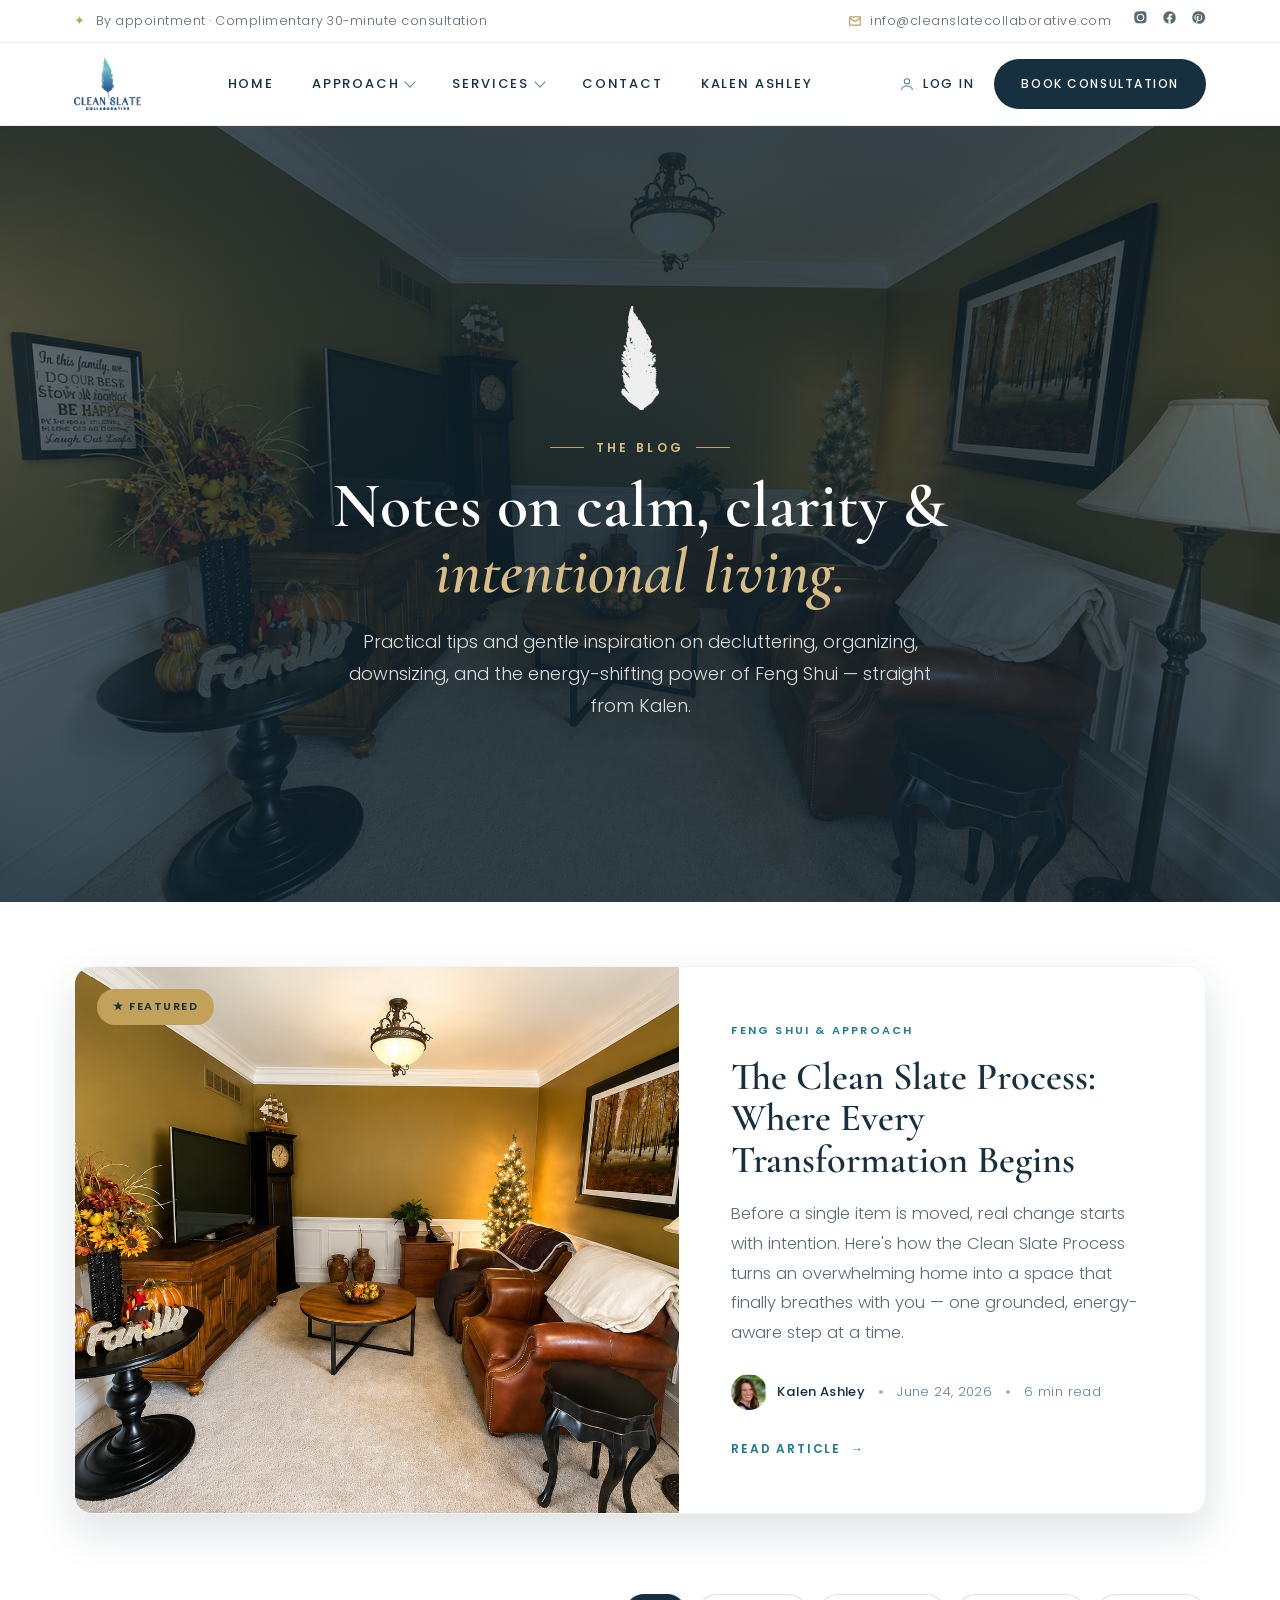
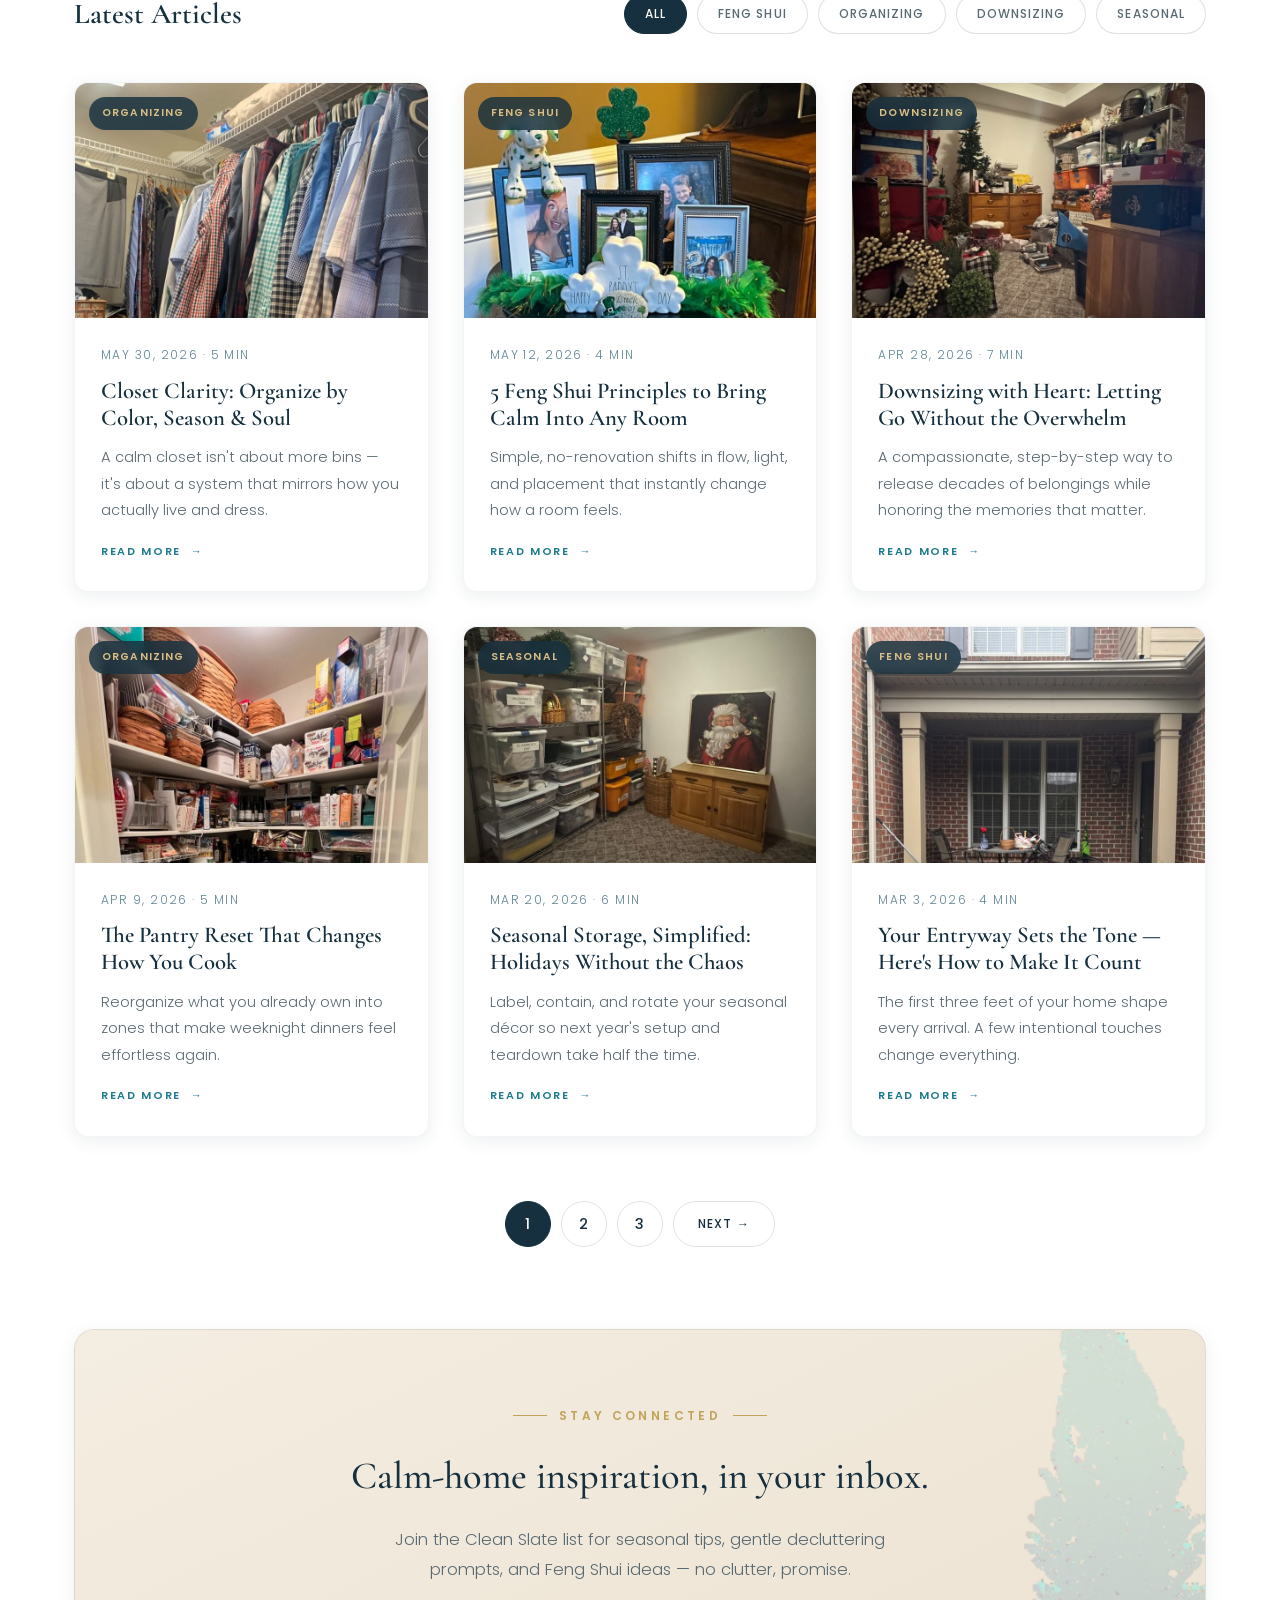
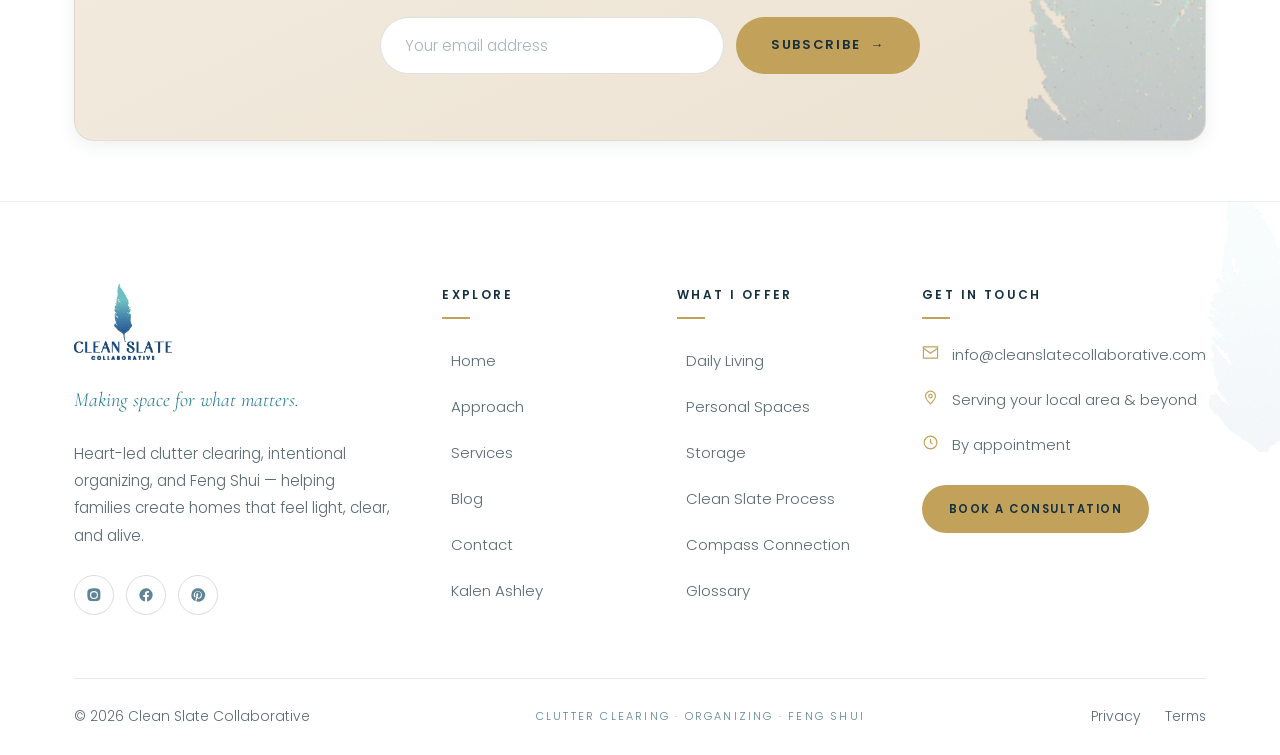
<file: blog.html>
<!DOCTYPE html>
<html lang="en">
<head>
<meta charset="UTF-8">
<meta name="viewport" content="width=device-width, initial-scale=1.0">
<title>Blog — Clean Slate Collaborative</title>
<meta name="description" content="Notes on calm, clarity, and intentional living — decluttering, organizing, downsizing, and Feng Shui insights from Clean Slate Collaborative.">
<link rel="preconnect" href="https://fonts.googleapis.com">
<link rel="preconnect" href="https://fonts.gstatic.com" crossorigin>
<link href="https://fonts.googleapis.com/css2?family=Cormorant+Garamond:ital,wght@0,400;0,500;0,600;0,700;1,400;1,500&family=Poppins:wght@300;400;500;600&display=swap" rel="stylesheet">
<link rel="stylesheet" href="assets/site.css">
<style>
/* ===== BLOG LISTING ===== */
.blog-hero{min-height:calc(100vh - 124px);display:flex;align-items:center;justify-content:center;padding:66px 0;text-align:center;position:relative;overflow:hidden;isolation:isolate;background:var(--navy)}
.blog-hero::before{content:"";position:absolute;inset:0;z-index:0;background:url("assets/hero.png") center 38%/cover no-repeat}
.blog-hero::after{content:"";position:absolute;inset:0;z-index:1;background:radial-gradient(62% 70% at 50% 40%,rgba(15,34,45,.82) 0%,rgba(15,34,45,.66) 55%,rgba(15,34,45,.4) 100%),linear-gradient(180deg,rgba(15,34,45,.55) 0%,rgba(15,34,45,.25) 30%,rgba(15,34,45,.72) 100%)}
.blog-hero .container{position:relative;z-index:2}
.blog-hero .feather{width:38px;margin:0 auto 18px;opacity:.92}
.blog-hero h1{font-family:var(--serif);font-weight:600;color:var(--white);font-size:clamp(2.6rem,5vw,4.2rem);line-height:1.04;margin:14px 0 20px}
.blog-hero h1 .accent{color:var(--gold-soft);font-style:italic}
.blog-hero p{max-width:600px;margin:0 auto;color:rgba(255,255,255,.84);font-size:1.12rem;font-weight:300}
.blog-wrap{padding:64px 0 40px}

/* Featured */
.featured{display:grid;grid-template-columns:1.15fr 1fr;background:#fff;border-radius:18px;overflow:hidden;box-shadow:var(--shadow-md);margin-bottom:74px;border:1px solid rgba(22,48,63,.05)}
.featured .f-img{position:relative;overflow:hidden;min-height:430px}
.featured .f-img img{width:100%;height:100%;object-fit:cover;position:absolute;inset:0;transition:transform .9s var(--ease)}
.featured:hover .f-img img{transform:scale(1.05)}
.featured .f-tag{position:absolute;top:22px;left:22px;z-index:2;background:var(--gold);color:var(--navy);font-size:11px;font-weight:600;letter-spacing:.14em;text-transform:uppercase;padding:8px 16px;border-radius:30px}
.featured .f-body{padding:54px 52px;display:flex;flex-direction:column;justify-content:center}
.cat{font-size:11px;letter-spacing:.2em;text-transform:uppercase;color:var(--teal-deep);font-weight:600;margin-bottom:16px}
.featured h2{font-family:var(--serif);font-weight:600;font-size:clamp(1.9rem,3vw,2.7rem);line-height:1.08;color:var(--navy);margin-bottom:18px}
.featured h2 a:hover{color:var(--teal-deep)}
.featured p{color:var(--ink-soft);margin-bottom:26px;font-size:1.03rem;font-weight:300}
.post-meta{display:flex;align-items:center;gap:14px;font-size:.82rem;color:var(--steel);letter-spacing:.03em;margin-bottom:28px}
.post-meta .who{display:flex;align-items:center;gap:10px}
.post-meta .who img{width:36px;height:36px;border-radius:50%;object-fit:cover;object-position:top}
.post-meta .who b{color:var(--navy);font-weight:500}
.post-meta .dot{width:4px;height:4px;border-radius:50%;background:var(--steel-soft)}
.read-link{font-family:var(--sans);font-weight:600;font-size:12px;letter-spacing:.15em;text-transform:uppercase;color:var(--teal-deep);display:inline-flex;align-items:center;gap:10px;align-self:flex-start}
.read-link .ar{transition:transform .35s var(--ease)}
.read-link:hover .ar{transform:translateX(6px)}

/* Filter row */
.filter-row{display:flex;justify-content:space-between;align-items:center;gap:20px;margin-bottom:42px;flex-wrap:wrap}
.filter-row h3{font-family:var(--serif);font-size:1.8rem;color:var(--navy);font-weight:600}
.pills{display:flex;gap:10px;flex-wrap:wrap}
.pill{font-family:var(--sans);font-size:12px;font-weight:500;letter-spacing:.09em;text-transform:uppercase;color:var(--ink-soft);background:#fff;border:1px solid rgba(22,48,63,.14);padding:10px 20px;border-radius:30px;cursor:pointer;transition:.3s}
.pill:hover{border-color:var(--teal);color:var(--teal-deep)}
.pill.active{background:var(--navy);color:var(--cream);border-color:var(--navy)}

/* Post grid */
.post-grid{display:grid;grid-template-columns:repeat(3,1fr);gap:34px}
.post-card{background:#fff;border-radius:14px;overflow:hidden;box-shadow:var(--shadow-sm);transition:transform .5s var(--ease),box-shadow .5s var(--ease);display:flex;flex-direction:column;border:1px solid rgba(22,48,63,.05)}
.post-card:hover{transform:translateY(-10px);box-shadow:var(--shadow-lg)}
.post-card .pc-img{position:relative;overflow:hidden;aspect-ratio:3/2}
.post-card .pc-img img{width:100%;height:100%;object-fit:cover;transition:transform .8s var(--ease)}
.post-card:hover .pc-img img{transform:scale(1.08)}
.pc-cat{position:absolute;top:14px;left:14px;background:rgba(22,48,63,.82);backdrop-filter:blur(4px);color:var(--gold-soft);font-size:10.5px;font-weight:600;letter-spacing:.11em;text-transform:uppercase;padding:7px 13px;border-radius:20px}
.pc-body{padding:26px 26px 30px;display:flex;flex-direction:column;flex:1}
.pc-date{font-size:.75rem;letter-spacing:.12em;text-transform:uppercase;color:var(--steel);margin-bottom:12px}
.post-card h3{font-family:var(--serif);font-weight:600;font-size:1.42rem;line-height:1.2;color:var(--navy);margin-bottom:12px}
.post-card h3 a:hover{color:var(--teal-deep)}
.post-card .pc-ex{font-size:.92rem;color:var(--ink-soft);flex:1;margin-bottom:18px;font-weight:300}
.post-card .read-link{font-size:11px}
.post-card.hide{display:none}

/* Newsletter */
.newsletter{background:linear-gradient(155deg,var(--cream-2),var(--sand));border-radius:20px;padding:66px 60px;text-align:center;margin:82px 0 20px;position:relative;overflow:hidden;border:1px solid rgba(22,48,63,.07);box-shadow:var(--shadow-sm)}
.newsletter .feather-water{position:absolute;right:-20px;top:50%;transform:translateY(-50%);height:135%;opacity:.22}
.newsletter .eyebrow{justify-content:center;color:var(--gold)}
.newsletter .eyebrow::before,.newsletter .eyebrow::after{background:var(--gold)}
.newsletter h2{font-family:var(--serif);font-weight:500;color:var(--navy);font-size:clamp(1.9rem,3vw,2.6rem);margin:16px 0 14px;position:relative;z-index:2}
.newsletter p{color:var(--ink-soft);max-width:520px;margin:0 auto 32px;position:relative;z-index:2;font-weight:300}
.nl-form{display:flex;gap:12px;max-width:520px;margin:0 auto;position:relative;z-index:2}
.nl-form input{flex:1;font-family:var(--sans);font-size:.95rem;font-weight:300;padding:16px 24px;border-radius:40px;border:1px solid rgba(22,48,63,.14);background:#fff;color:var(--navy);outline:none;transition:.3s}
.nl-form input::placeholder{color:#a9b4bb}
.nl-form input:focus{border-color:var(--teal);box-shadow:0 0 0 4px rgba(46,147,166,.1)}

/* Pagination */
.pagination{display:flex;justify-content:center;align-items:center;gap:10px;margin-top:64px}
.pagination a{min-width:46px;height:46px;padding:0 6px;border-radius:50%;display:flex;align-items:center;justify-content:center;font-size:.92rem;color:var(--navy);border:1px solid rgba(22,48,63,.14);transition:.3s;font-weight:500}
.pagination a:hover,.pagination a.active{background:var(--navy);color:var(--cream);border-color:var(--navy)}
.pagination a.arrow{width:auto;padding:0 24px;border-radius:30px;font-size:12px;letter-spacing:.1em;text-transform:uppercase}

@media(max-width:900px){.featured{grid-template-columns:1fr}.featured .f-img{min-height:300px}.post-grid{grid-template-columns:1fr 1fr}}
@media(max-width:600px){.post-grid{grid-template-columns:1fr}.featured .f-body{padding:36px 28px}.newsletter{padding:48px 24px}.nl-form{flex-direction:column}}
</style>
</head>
<body id="top">

<!-- TOP UTILITY BAR -->
<div class="topbar">
  <div class="container">
    <div class="tb-left"><span class="dot">✦</span> By appointment · Complimentary 30-minute consultation</div>
    <div class="tb-right">
      <a class="tb-email" href="mailto:info@cleanslatecollaborative.com"><svg viewBox="0 0 24 24"><path d="M2 4h20v16H2V4zm2 2v.5l8 5 8-5V6H4zm16 3-8 5-8-5v9h16V9z"/></svg> info@cleanslatecollaborative.com</a>
      <div class="tb-social">
        <a href="#" aria-label="Instagram"><svg viewBox="0 0 24 24"><path d="M12 2c2.7 0 3 0 4.1.1 1 0 1.7.2 2.3.4.6.3 1.1.6 1.6 1.1.5.5.8 1 1.1 1.6.2.6.4 1.3.4 2.3.1 1.1.1 1.4.1 4.1s0 3-.1 4.1c0 1-.2 1.7-.4 2.3-.3.6-.6 1.1-1.1 1.6-.5.5-1 .8-1.6 1.1-.6.2-1.3.4-2.3.4-1.1.1-1.4.1-4.1.1s-3 0-4.1-.1c-1 0-1.7-.2-2.3-.4-.6-.3-1.1-.6-1.6-1.1-.5-.5-.8-1-1.1-1.6-.2-.6-.4-1.3-.4-2.3C2 15 2 14.7 2 12s0-3 .1-4.1c0-1 .2-1.7.4-2.3.3-.6.6-1.1 1.1-1.6.5-.5 1-.8 1.6-1.1.6-.2 1.3-.4 2.3-.4C9 2 9.3 2 12 2zm0 3.9a6.1 6.1 0 1 0 0 12.2 6.1 6.1 0 0 0 0-12.2zm0 1.8a4.3 4.3 0 1 1 0 8.6 4.3 4.3 0 0 1 0-8.6zm6.3-2.2a1.4 1.4 0 1 1 0 2.8 1.4 1.4 0 0 1 0-2.8z"/></svg></a>
        <a href="#" aria-label="Facebook"><svg viewBox="0 0 24 24"><path d="M22 12a10 10 0 1 0-11.6 9.9v-7H7.9V12h2.5V9.8c0-2.5 1.5-3.9 3.8-3.9 1.1 0 2.2.2 2.2.2v2.5h-1.3c-1.2 0-1.6.8-1.6 1.6V12h2.8l-.4 2.9h-2.3v7A10 10 0 0 0 22 12z"/></svg></a>
        <a href="#" aria-label="Pinterest"><svg viewBox="0 0 24 24"><path d="M12 2a10 10 0 0 0-3.6 19.3c-.1-.8-.2-2 0-2.9l1.2-5s-.3-.6-.3-1.5c0-1.4.8-2.5 1.9-2.5.9 0 1.3.7 1.3 1.5 0 .9-.6 2.2-.9 3.5-.2 1 .5 1.9 1.6 1.9 1.9 0 3.2-2.4 3.2-5.3 0-2.2-1.5-3.8-4.2-3.8a4.7 4.7 0 0 0-4.9 4.7c0 .9.3 1.5.7 2 .2.2.2.3.1.5l-.2.9c-.1.3-.3.4-.6.2-1.2-.5-1.8-1.9-1.8-3.5 0-2.6 2.2-5.7 6.5-5.7 3.5 0 5.8 2.5 5.8 5.2 0 3.5-2 6.2-4.9 6.2-1 0-1.9-.5-2.2-1.1l-.6 2.4c-.2.8-.7 1.7-1 2.3A10 10 0 1 0 12 2z"/></svg></a>
      </div>
    </div>
  </div>
</div>

<!-- NAVBAR -->
<nav class="nav" id="nav">
  <div class="container">
    <a href="index.html" class="brand"><img src="assets/logo_color.png" alt="Clean Slate Collaborative"></a>
    <ul class="nav-links">
      <li><a href="index.html">Home</a></li>
      <li class="has-dd"><a href="index.html#approach">Approach <i class="caret"></i></a>
        <div class="dropdown">
          <div class="dd-title">The Approach</div>
          <a href="index.html#approach"><i class="di"></i>Clean Slate Process</a>
          <a href="index.html#approach"><i class="di"></i>Compass Connection</a>
          <a href="index.html#approach"><i class="di"></i>Glossary</a>
        </div>
      </li>
      <li class="has-dd"><a href="index.html#services">Services <i class="caret"></i></a>
        <div class="dropdown">
          <div class="dd-title">Services</div>
          <a href="index.html#services"><i class="di"></i>Daily Living</a>
          <a href="index.html#services"><i class="di"></i>Personal Spaces</a>
          <a href="index.html#services"><i class="di"></i>Storage</a>
          <div class="dd-sub">
            <a href="index.html#services"><i class="di"></i>Decluttering <i class="rcaret"></i></a>
            <div class="dd-flyout">
              <a href="kitchen.html"><i class="di"></i>Kitchen</a>
              <a href="bedroom.html"><i class="di"></i>Bedroom</a>
              <a href="closet.html"><i class="di"></i>Closet</a>
              <a href="bathroom.html"><i class="di"></i>Bathroom</a>
            </div>
          </div>
        </div>
      </li>
      <li><a href="index.html#contact">Contact</a></li>
      <li><a href="index.html#founder">Kalen Ashley</a></li>
    </ul>
    <div class="nav-right">
      <a href="#" class="nav-login"><svg viewBox="0 0 24 24"><circle cx="12" cy="8" r="4"/><path d="M4 21c0-4 4-6 8-6s8 2 8 6"/></svg> Log In</a>
      <a href="index.html#contact" class="btn btn-primary nav-cta">Book Consultation</a>
      <button class="hamburger" id="hamburger" aria-label="Menu"><span></span><span></span><span></span></button>
    </div>
  </div>
</nav>

<!-- MOBILE MENU -->
<div class="mobile-menu" id="mobileMenu">
  <div class="mm-head">
    <img src="assets/logo_color.png" alt="Clean Slate Collaborative">
    <button class="mm-close" id="mmClose">&times;</button>
  </div>
  <a href="index.html">Home</a>
  <a href="index.html#approach">Approach</a>
  <a class="mm-sub" href="index.html#approach">Clean Slate Process · Compass Connection · Glossary</a>
  <a href="index.html#services">Services</a>
  <a class="mm-sub" href="index.html#services">Daily Living · Personal Spaces · Storage</a>
  <a class="mm-sub" href="kitchen.html">Decluttering: Kitchen · Bedroom · Closet · Bathroom</a>
  <a href="blog.html">Blog</a>
  <a href="index.html#contact">Contact</a>
  <a href="index.html#founder">Kalen Ashley</a>
  <a href="index.html#contact" style="color:var(--gold)">Book a Consultation →</a>
</div>

<!-- BLOG HEADER -->
<header class="blog-hero">
  <div class="container">
    <img src="assets/feather_white.png" class="feather reveal" alt="">
    <span class="eyebrow center light reveal">The Blog</span>
    <h1 class="reveal d1">Notes on calm, clarity &amp;<br><span class="accent">intentional living.</span></h1>
    <p class="reveal d2">Practical tips and gentle inspiration on decluttering, organizing, downsizing, and the energy-shifting power of Feng Shui — straight from Kalen.</p>
  </div>
</header>

<div class="blog-wrap">
  <div class="container">

    <!-- FEATURED POST -->
    <article class="featured reveal">
      <div class="f-img">
        <span class="f-tag">★ Featured</span>
        <img src="assets/hero.png" alt="A calm, transformed living space">
      </div>
      <div class="f-body">
        <div class="cat">Feng Shui &amp; Approach</div>
        <h2><a href="blog-details.html">The Clean Slate Process: Where Every Transformation Begins</a></h2>
        <p>Before a single item is moved, real change starts with intention. Here's how the Clean Slate Process turns an overwhelming home into a space that finally breathes with you — one grounded, energy-aware step at a time.</p>
        <div class="post-meta">
          <span class="who"><img src="assets/founder.jpg" alt="Kalen Ashley"><b>Kalen Ashley</b></span>
          <span class="dot"></span><span>June 24, 2026</span>
          <span class="dot"></span><span>6 min read</span>
        </div>
        <a href="blog-details.html" class="read-link">Read Article <span class="ar">→</span></a>
      </div>
    </article>

    <!-- FILTER -->
    <div class="filter-row">
      <h3>Latest Articles</h3>
      <div class="pills" id="pills">
        <button class="pill active" data-filter="all">All</button>
        <button class="pill" data-filter="feng-shui">Feng Shui</button>
        <button class="pill" data-filter="organizing">Organizing</button>
        <button class="pill" data-filter="downsizing">Downsizing</button>
        <button class="pill" data-filter="seasonal">Seasonal</button>
      </div>
    </div>

    <!-- GRID -->
    <div class="post-grid" id="grid">
      <article class="post-card reveal" data-category="organizing">
        <div class="pc-img"><span class="pc-cat">Organizing</span><img src="assets/card-organize.jpg" alt="Organized closet by color"></div>
        <div class="pc-body">
          <div class="pc-date">May 30, 2026 · 5 min</div>
          <h3><a href="blog-details.html">Closet Clarity: Organize by Color, Season &amp; Soul</a></h3>
          <p class="pc-ex">A calm closet isn't about more bins — it's about a system that mirrors how you actually live and dress.</p>
          <a href="blog-details.html" class="read-link">Read More <span class="ar">→</span></a>
        </div>
      </article>

      <article class="post-card reveal d1" data-category="feng-shui">
        <div class="pc-img"><span class="pc-cat">Feng Shui</span><img src="assets/card-consult.jpg" alt="Meaningful entry table"></div>
        <div class="pc-body">
          <div class="pc-date">May 12, 2026 · 4 min</div>
          <h3><a href="blog-details.html">5 Feng Shui Principles to Bring Calm Into Any Room</a></h3>
          <p class="pc-ex">Simple, no-renovation shifts in flow, light, and placement that instantly change how a room feels.</p>
          <a href="blog-details.html" class="read-link">Read More <span class="ar">→</span></a>
        </div>
      </article>

      <article class="post-card reveal d2" data-category="downsizing">
        <div class="pc-img"><span class="pc-cat">Downsizing</span><img src="assets/g-storage.jpg" alt="Downsizing and sorting belongings"></div>
        <div class="pc-body">
          <div class="pc-date">Apr 28, 2026 · 7 min</div>
          <h3><a href="blog-details.html">Downsizing with Heart: Letting Go Without the Overwhelm</a></h3>
          <p class="pc-ex">A compassionate, step-by-step way to release decades of belongings while honoring the memories that matter.</p>
          <a href="blog-details.html" class="read-link">Read More <span class="ar">→</span></a>
        </div>
      </article>

      <article class="post-card reveal" data-category="organizing">
        <div class="pc-img"><span class="pc-cat">Organizing</span><img src="assets/g-pantry.jpg" alt="Organized pantry"></div>
        <div class="pc-body">
          <div class="pc-date">Apr 9, 2026 · 5 min</div>
          <h3><a href="blog-details.html">The Pantry Reset That Changes How You Cook</a></h3>
          <p class="pc-ex">Reorganize what you already own into zones that make weeknight dinners feel effortless again.</p>
          <a href="blog-details.html" class="read-link">Read More <span class="ar">→</span></a>
        </div>
      </article>

      <article class="post-card reveal d1" data-category="seasonal">
        <div class="pc-img"><span class="pc-cat">Seasonal</span><img src="assets/g-closet2.jpg" alt="Seasonal storage bins"></div>
        <div class="pc-body">
          <div class="pc-date">Mar 20, 2026 · 6 min</div>
          <h3><a href="blog-details.html">Seasonal Storage, Simplified: Holidays Without the Chaos</a></h3>
          <p class="pc-ex">Label, contain, and rotate your seasonal décor so next year's setup and teardown take half the time.</p>
          <a href="blog-details.html" class="read-link">Read More <span class="ar">→</span></a>
        </div>
      </article>

      <article class="post-card reveal d2" data-category="feng-shui">
        <div class="pc-img"><span class="pc-cat">Feng Shui</span><img src="assets/g-porch.jpg" alt="Welcoming entryway"></div>
        <div class="pc-body">
          <div class="pc-date">Mar 3, 2026 · 4 min</div>
          <h3><a href="blog-details.html">Your Entryway Sets the Tone — Here's How to Make It Count</a></h3>
          <p class="pc-ex">The first three feet of your home shape every arrival. A few intentional touches change everything.</p>
          <a href="blog-details.html" class="read-link">Read More <span class="ar">→</span></a>
        </div>
      </article>
    </div>

    <!-- PAGINATION -->
    <div class="pagination">
      <a href="#" class="active">1</a>
      <a href="#">2</a>
      <a href="#">3</a>
      <a href="#" class="arrow">Next →</a>
    </div>

    <!-- NEWSLETTER -->
    <section class="newsletter reveal">
      <img src="assets/feather_icon.png" class="feather-water" alt="">
      <span class="eyebrow center">Stay Connected</span>
      <h2>Calm-home inspiration, in your inbox.</h2>
      <p>Join the Clean Slate list for seasonal tips, gentle decluttering prompts, and Feng Shui ideas — no clutter, promise.</p>
      <form class="nl-form" onsubmit="return nlSubmit(event)">
        <input type="email" placeholder="Your email address" required>
        <button type="submit" class="btn btn-gold">Subscribe <span class="ar">→</span></button>
      </form>
    </section>

  </div>
</div>

<!-- FOOTER -->
<footer>
  <img src="assets/feather_icon.png" class="footer-water" alt="">
  <div class="container">
    <div class="footer-top">
      <div class="footer-brand">
        <img src="assets/logo_color.png" alt="Clean Slate Collaborative">
        <div class="fmini">Making space for what matters.</div>
        <p>Heart-led clutter clearing, intentional organizing, and Feng Shui — helping families create homes that feel light, clear, and alive.</p>
        <div class="f-social">
          <a href="#" aria-label="Instagram"><svg viewBox="0 0 24 24"><path d="M12 2c2.7 0 3 0 4.1.1 1 0 1.7.2 2.3.4.6.3 1.1.6 1.6 1.1.5.5.8 1 1.1 1.6.2.6.4 1.3.4 2.3.1 1.1.1 1.4.1 4.1s0 3-.1 4.1c0 1-.2 1.7-.4 2.3-.3.6-.6 1.1-1.1 1.6-.5.5-1 .8-1.6 1.1-.6.2-1.3.4-2.3.4-1.1.1-1.4.1-4.1.1s-3 0-4.1-.1c-1 0-1.7-.2-2.3-.4-.6-.3-1.1-.6-1.6-1.1-.5-.5-.8-1-1.1-1.6-.2-.6-.4-1.3-.4-2.3C2 15 2 14.7 2 12s0-3 .1-4.1c0-1 .2-1.7.4-2.3.3-.6.6-1.1 1.1-1.6.5-.5 1-.8 1.6-1.1.6-.2 1.3-.4 2.3-.4C9 2 9.3 2 12 2zm0 3.9a6.1 6.1 0 1 0 0 12.2 6.1 6.1 0 0 0 0-12.2zm0 1.8a4.3 4.3 0 1 1 0 8.6 4.3 4.3 0 0 1 0-8.6zm6.3-2.2a1.4 1.4 0 1 1 0 2.8 1.4 1.4 0 0 1 0-2.8z"/></svg></a>
          <a href="#" aria-label="Facebook"><svg viewBox="0 0 24 24"><path d="M22 12a10 10 0 1 0-11.6 9.9v-7H7.9V12h2.5V9.8c0-2.5 1.5-3.9 3.8-3.9 1.1 0 2.2.2 2.2.2v2.5h-1.3c-1.2 0-1.6.8-1.6 1.6V12h2.8l-.4 2.9h-2.3v7A10 10 0 0 0 22 12z"/></svg></a>
          <a href="#" aria-label="Pinterest"><svg viewBox="0 0 24 24"><path d="M12 2a10 10 0 0 0-3.6 19.3c-.1-.8-.2-2 0-2.9l1.2-5s-.3-.6-.3-1.5c0-1.4.8-2.5 1.9-2.5.9 0 1.3.7 1.3 1.5 0 .9-.6 2.2-.9 3.5-.2 1 .5 1.9 1.6 1.9 1.9 0 3.2-2.4 3.2-5.3 0-2.2-1.5-3.8-4.2-3.8a4.7 4.7 0 0 0-4.9 4.7c0 .9.3 1.5.7 2 .2.2.2.3.1.5l-.2.9c-.1.3-.3.4-.6.2-1.2-.5-1.8-1.9-1.8-3.5 0-2.6 2.2-5.7 6.5-5.7 3.5 0 5.8 2.5 5.8 5.2 0 3.5-2 6.2-4.9 6.2-1 0-1.9-.5-2.2-1.1l-.6 2.4c-.2.8-.7 1.7-1 2.3A10 10 0 1 0 12 2z"/></svg></a>
        </div>
      </div>
      <div class="footer-col">
        <h4>Explore</h4>
        <ul>
          <li><a href="index.html">Home</a></li>
          <li><a href="index.html#approach">Approach</a></li>
          <li><a href="index.html#services">Services</a></li>
          <li><a href="blog.html">Blog</a></li>
          <li><a href="index.html#contact">Contact</a></li>
          <li><a href="index.html#founder">Kalen Ashley</a></li>
        </ul>
      </div>
      <div class="footer-col">
        <h4>What I Offer</h4>
        <ul>
          <li><a href="index.html#services">Daily Living</a></li>
          <li><a href="index.html#services">Personal Spaces</a></li>
          <li><a href="index.html#services">Storage</a></li>
          <li><a href="index.html#approach">Clean Slate Process</a></li>
          <li><a href="index.html#approach">Compass Connection</a></li>
          <li><a href="index.html#approach">Glossary</a></li>
        </ul>
      </div>
      <div class="footer-col footer-contact">
        <h4>Get in Touch</h4>
        <div class="fc-line"><svg viewBox="0 0 24 24"><path d="M2 4h20v16H2z"/><path d="m2 6 10 7 10-7"/></svg> info@cleanslatecollaborative.com</div>
        <div class="fc-line"><svg viewBox="0 0 24 24"><path d="M12 21s-7-6.3-7-11a7 7 0 0 1 14 0c0 4.7-7 11-7 11z"/><circle cx="12" cy="10" r="2.5"/></svg> Serving your local area &amp; beyond</div>
        <div class="fc-line"><svg viewBox="0 0 24 24"><circle cx="12" cy="12" r="9"/><path d="M12 7v5l3 2"/></svg> By appointment</div>
        <a href="index.html#contact" class="btn btn-gold">Book a Consultation</a>
      </div>
    </div>
    <div class="footer-bottom">
      <div class="copy">© <span id="yr">2026</span> Clean Slate Collaborative</div>
      <div class="fb-tag">Clutter Clearing · Organizing · Feng Shui</div>
      <div class="fb-links"><a href="#">Privacy</a><a href="#">Terms</a></div>
    </div>
  </div>
</footer>

<script>
const nav=document.getElementById('nav');
window.addEventListener('scroll',()=>nav.classList.toggle('scrolled',window.scrollY>40));
const mm=document.getElementById('mobileMenu');
document.getElementById('hamburger').onclick=()=>{mm.style.display='flex';requestAnimationFrame(()=>mm.classList.add('open'))};
document.getElementById('mmClose').onclick=closeMM;
function closeMM(){mm.classList.remove('open');setTimeout(()=>mm.style.display='none',450)}
mm.querySelectorAll('a').forEach(a=>a.addEventListener('click',closeMM));
const io=new IntersectionObserver((es)=>{es.forEach(e=>{if(e.isIntersecting){e.target.classList.add('in');io.unobserve(e.target)}})},{threshold:.1});
document.querySelectorAll('.reveal').forEach(el=>io.observe(el));
document.getElementById('yr').textContent=new Date().getFullYear();
// Category filter
const pills=document.querySelectorAll('.pill'),cards=document.querySelectorAll('.post-card');
pills.forEach(p=>p.onclick=()=>{
  pills.forEach(x=>x.classList.remove('active'));p.classList.add('active');
  const f=p.dataset.filter;
  cards.forEach(c=>{const show=f==='all'||c.dataset.category===f;c.classList.toggle('hide',!show)});
});
function nlSubmit(e){e.preventDefault();const b=e.target.querySelector('button');b.innerHTML='Subscribed ✦';setTimeout(()=>{e.target.reset();b.innerHTML='Subscribe <span class="ar">→</span>'},2400);return false}
</script>
</body>
</html>
</file>
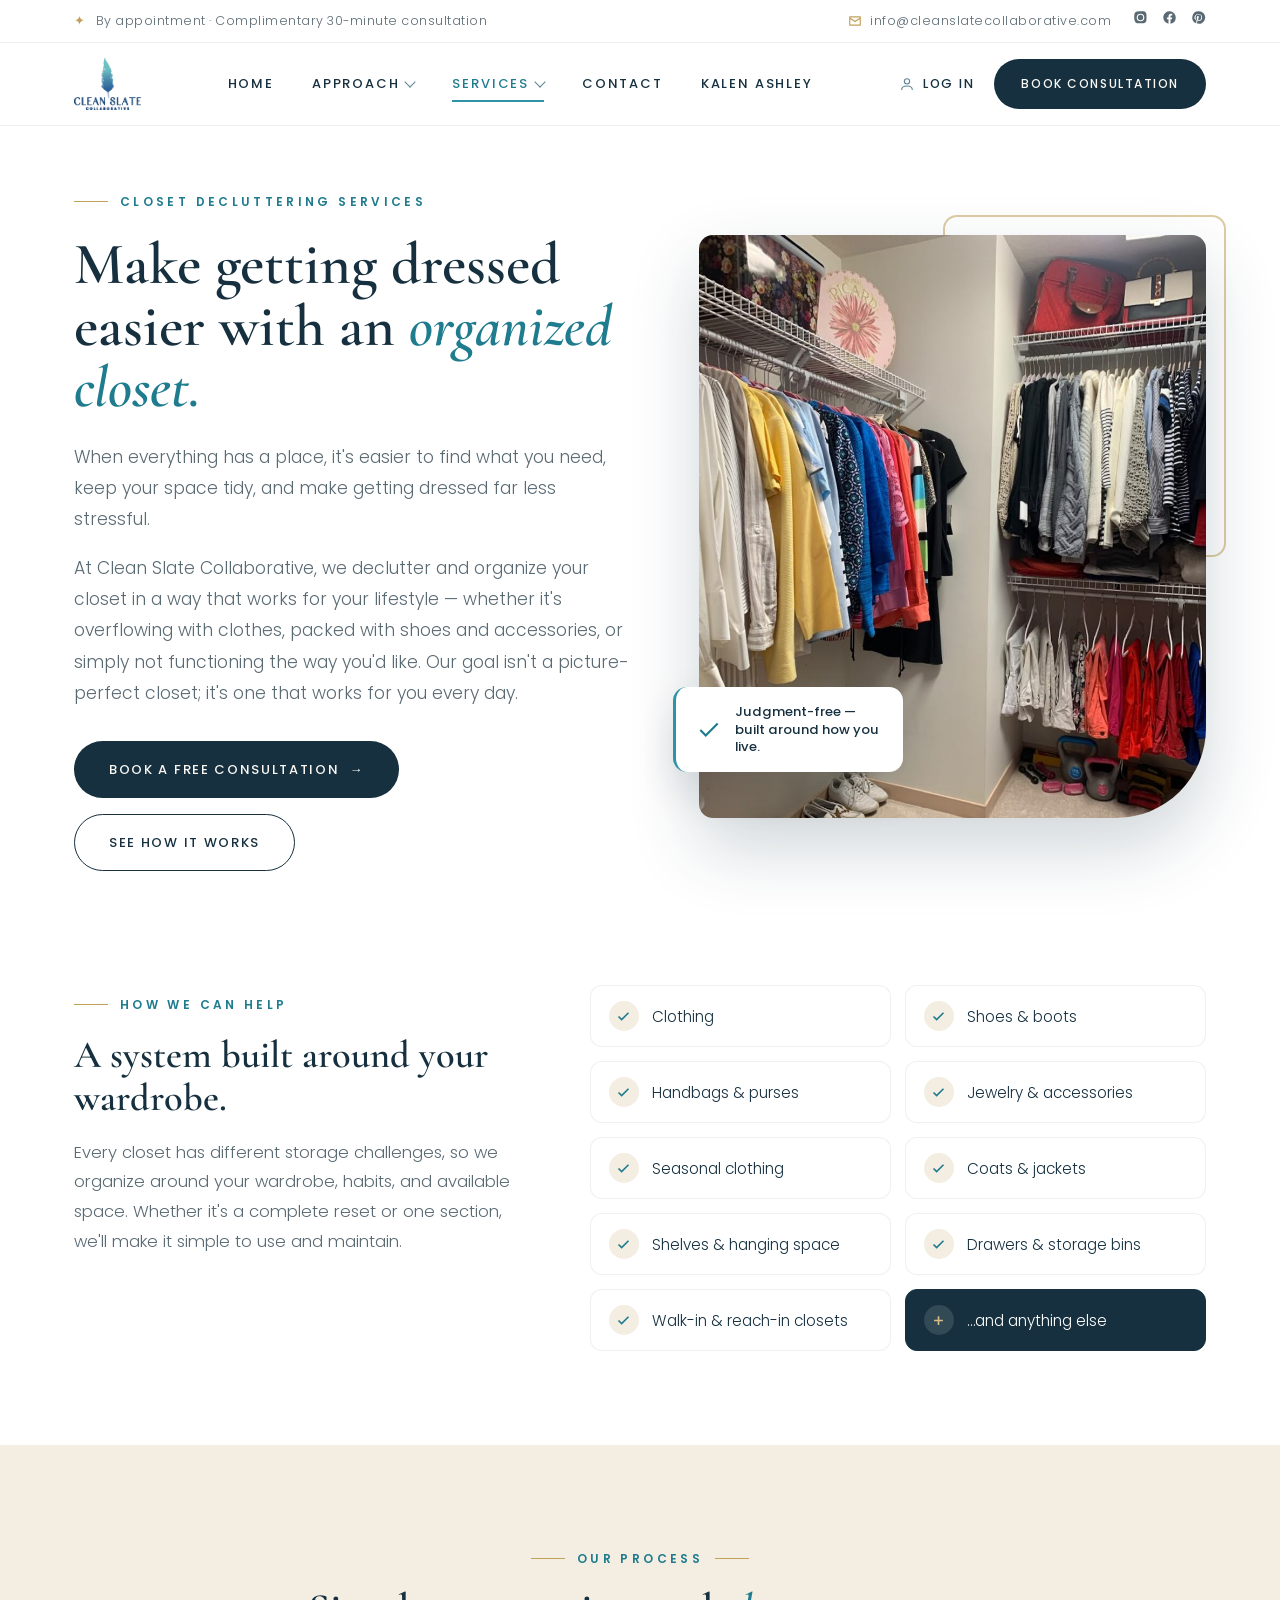
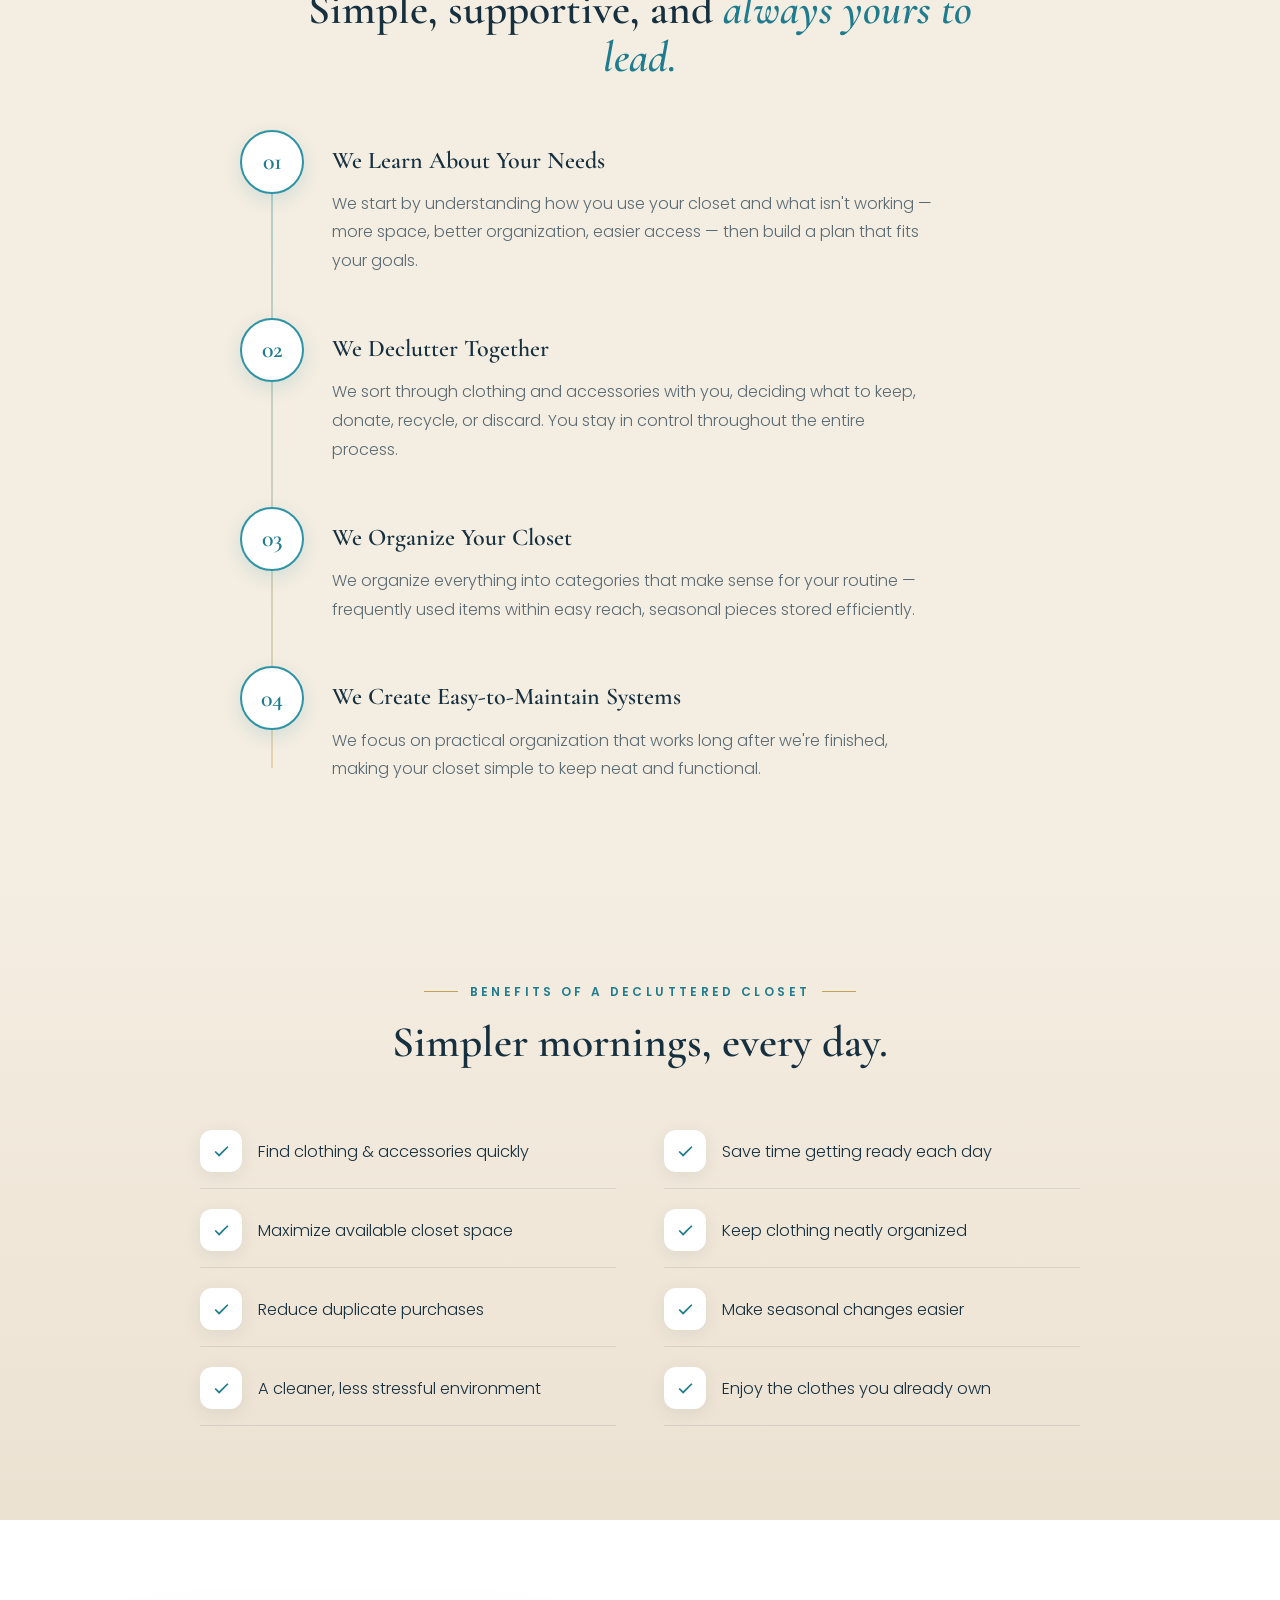
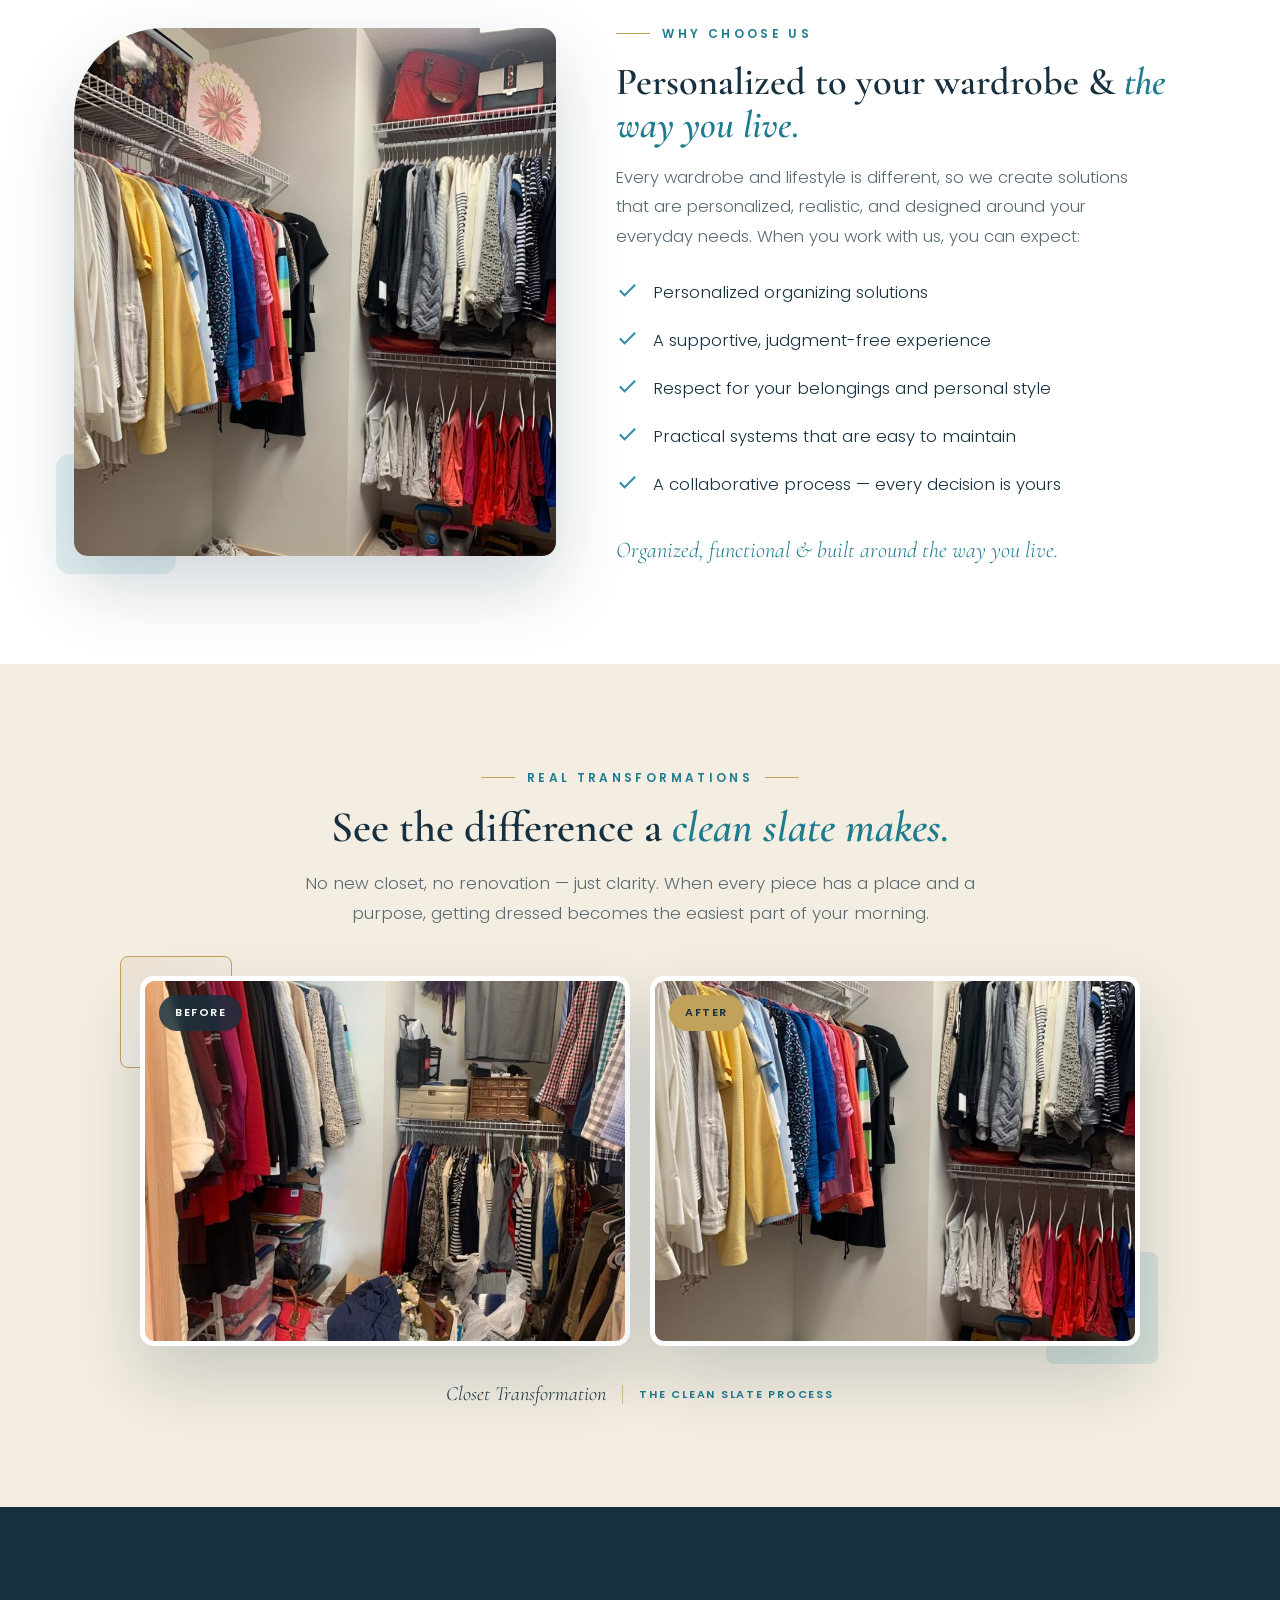
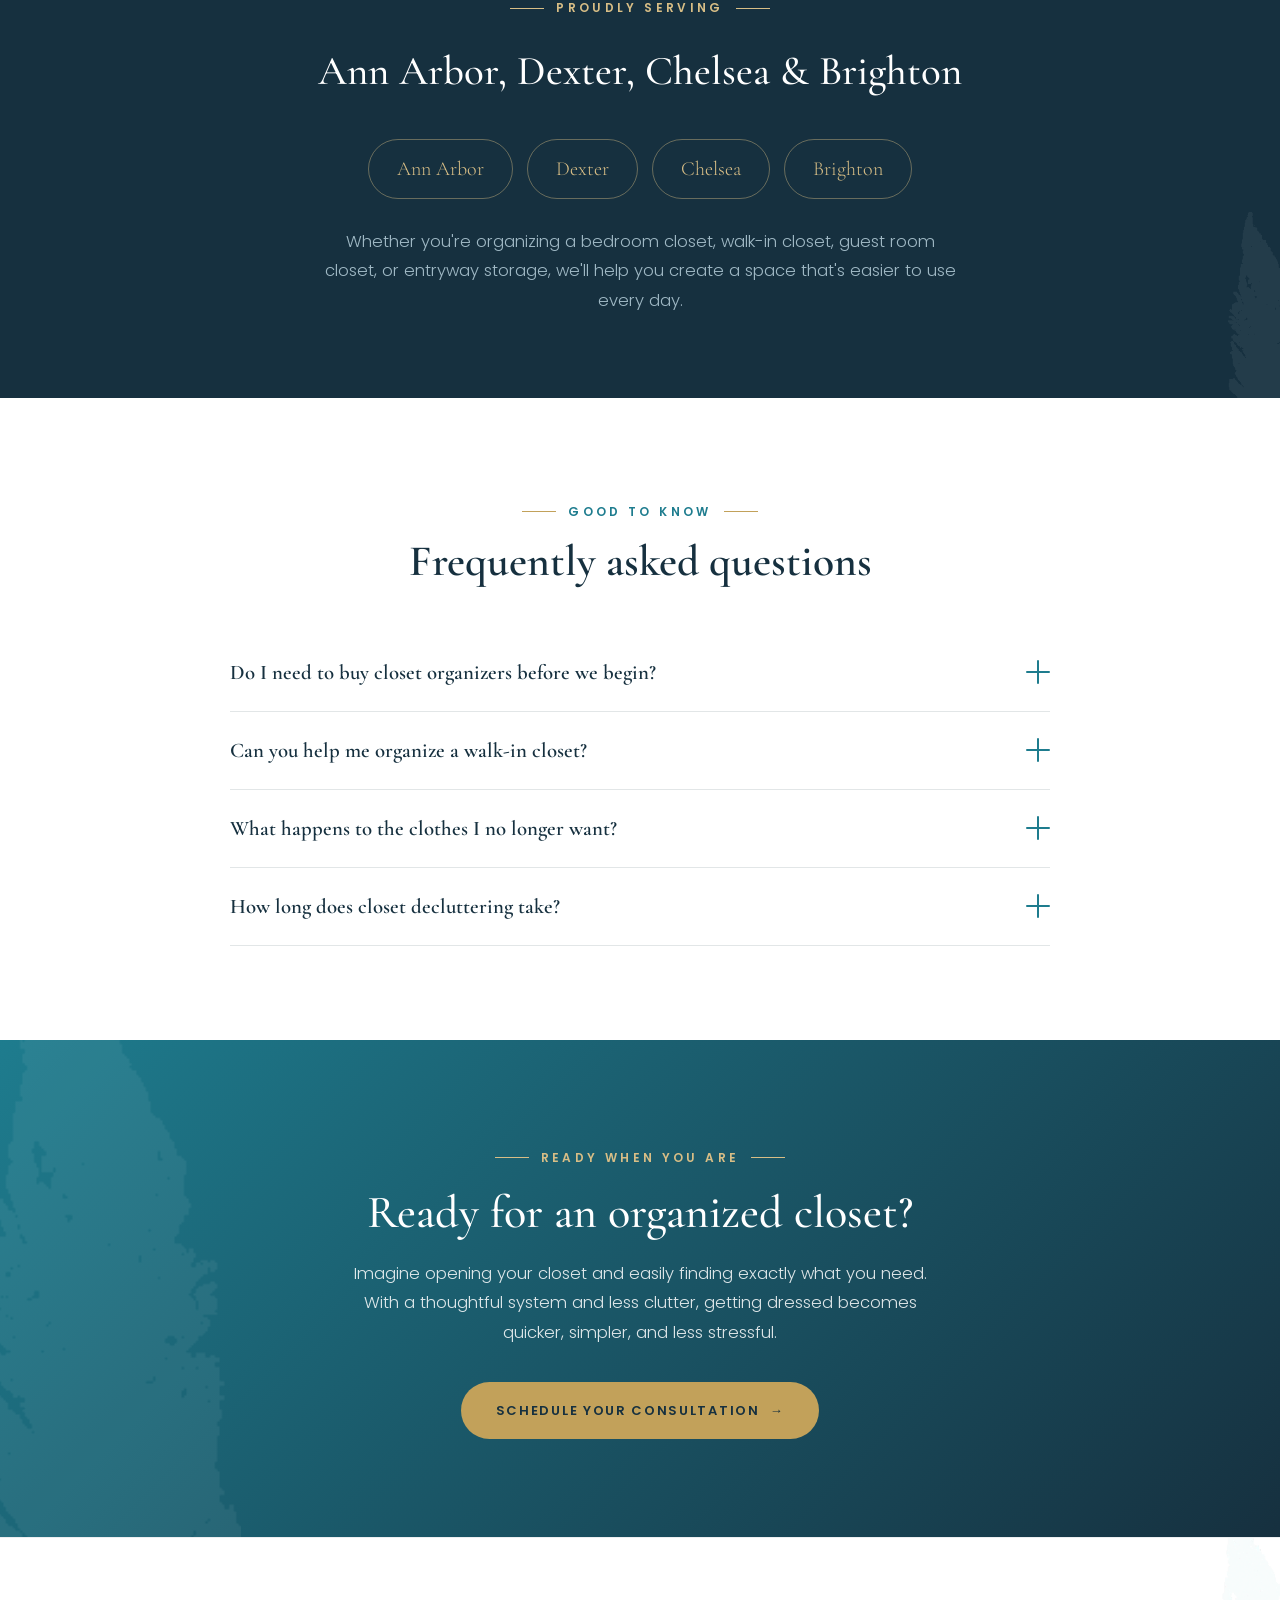
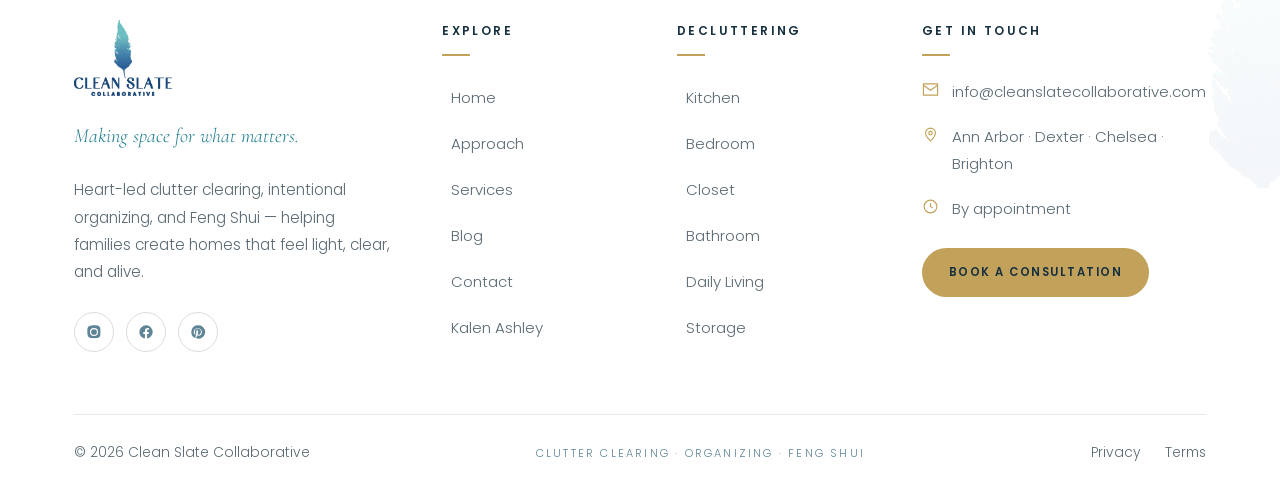
<file: closet.html>
<!DOCTYPE html>
<html lang="en">
<head>
<meta charset="UTF-8">
<meta name="viewport" content="width=device-width, initial-scale=1.0">
<title>Closet Decluttering Services — Clean Slate Collaborative</title>
<meta name="description" content="Professional closet decluttering and organizing in Ann Arbor, Dexter, Chelsea & Brighton. Make getting dressed easier with a practical, personalized, judgment-free closet system.">
<link rel="preconnect" href="https://fonts.googleapis.com">
<link rel="preconnect" href="https://fonts.gstatic.com" crossorigin>
<link href="https://fonts.googleapis.com/css2?family=Cormorant+Garamond:ital,wght@0,400;0,500;0,600;0,700;1,400;1,500&family=Poppins:wght@300;400;500;600&display=swap" rel="stylesheet">
<link rel="stylesheet" href="assets/site.css">
<style>
/* ===== SERVICE PAGE ===== */
.k-hero{padding:56px 0 20px}
.k-hero .wrap{max-width:1200px;margin:0 auto;padding:0 34px;display:grid;grid-template-columns:1.05fr .95fr;gap:64px;align-items:center}
.k-hero .txt .eyebrow{margin-bottom:22px}
.k-hero h1{font-family:var(--serif);font-weight:600;color:var(--navy);font-size:clamp(2.6rem,4.6vw,4rem);line-height:1.04;margin-bottom:24px}
.k-hero h1 .accent{color:var(--teal-deep);font-style:italic}
.k-hero .txt>p{color:var(--ink-soft);font-size:1.08rem;margin-bottom:18px;max-width:560px;font-weight:300}
.k-hero .cta{display:flex;gap:16px;flex-wrap:wrap;margin-top:32px}
.k-hero .art{position:relative}
.k-hero .art>img{width:100%;border-radius:14px 14px 90px 14px;box-shadow:var(--shadow-lg);aspect-ratio:940/1080;object-fit:cover;position:relative;z-index:2}
.k-hero .art::before{content:"";position:absolute;right:-20px;top:-20px;width:55%;height:58%;border:2px solid var(--gold);border-radius:14px;z-index:1;opacity:.55}
.k-hero .chip{position:absolute;left:-26px;bottom:46px;z-index:3;background:#fff;box-shadow:var(--shadow-md);border-radius:14px;padding:16px 20px;display:flex;align-items:center;gap:13px;border-left:3px solid var(--teal);max-width:230px}
.k-hero .chip svg{width:26px;height:26px;stroke:var(--teal-deep);fill:none;stroke-width:2;flex-shrink:0}
.k-hero .chip span{font-size:.82rem;color:var(--navy);line-height:1.35;font-weight:500}
.k-sec{padding:94px 0}
.k-sec .wrap{max-width:1200px;margin:0 auto;padding:0 34px}
.k-sec.alt{background:var(--cream-2)}
.k-sec.sand{background:linear-gradient(180deg,var(--cream-2),var(--sand))}
.k-head{margin-bottom:48px}
.k-head.center{text-align:center;max-width:730px;margin-left:auto;margin-right:auto}
.k-head h2{font-family:var(--serif);font-weight:600;color:var(--navy);font-size:clamp(2rem,3.4vw,2.85rem);line-height:1.1;margin-top:16px}
.k-head h2 .accent{color:var(--teal-deep);font-style:italic}
.k-head p{color:var(--ink-soft);margin-top:16px;font-size:1.05rem;font-weight:300}
.k-help{display:grid;grid-template-columns:.85fr 1.15fr;gap:60px;align-items:start}
.k-help .lead-col{position:sticky;top:120px}
.k-help .lead-col .eyebrow{margin-bottom:18px}
.k-help .lead-col h2{font-family:var(--serif);font-weight:600;color:var(--navy);font-size:clamp(1.9rem,3vw,2.5rem);line-height:1.12}
.k-help .lead-col p{color:var(--ink-soft);margin-top:18px;font-weight:300}
.checklist{display:grid;grid-template-columns:1fr 1fr;gap:14px}
.checklist .item{display:flex;align-items:center;gap:13px;background:#fff;border:1px solid rgba(22,48,63,.07);border-radius:12px;padding:15px 18px;transition:.3s}
.checklist .item:hover{border-color:var(--teal);transform:translateY(-3px);box-shadow:var(--shadow-sm)}
.checklist .item .ic{flex:0 0 30px;height:30px;border-radius:50%;background:var(--cream-2);display:flex;align-items:center;justify-content:center}
.checklist .item .ic svg{width:15px;height:15px;stroke:var(--teal-deep);fill:none;stroke-width:2.6}
.checklist .item span{font-size:.95rem;color:var(--navy)}
.k-timeline{max-width:800px;margin:0 auto;position:relative}
.k-timeline::before{content:"";position:absolute;left:31px;top:16px;bottom:16px;width:2px;background:linear-gradient(var(--teal),var(--gold));opacity:.35}
.k-step{display:flex;gap:28px;position:relative;padding-bottom:42px}
.k-step:last-child{padding-bottom:0}
.k-step .num{flex:0 0 64px;height:64px;border-radius:50%;background:#fff;border:2px solid var(--teal);color:var(--teal-deep);font-family:var(--serif);font-size:1.5rem;font-weight:600;display:flex;align-items:center;justify-content:center;z-index:2;box-shadow:0 6px 18px rgba(46,147,166,.16)}
.k-step .body{padding-top:9px}
.k-step h3{font-family:var(--serif);font-size:1.5rem;color:var(--navy);margin-bottom:8px;font-weight:600}
.k-step p{color:var(--ink-soft);font-size:1rem;font-weight:300;max-width:600px}
.k-benefits{display:grid;grid-template-columns:1fr 1fr;gap:4px 48px;max-width:880px;margin:0 auto}
.k-benefit{display:flex;align-items:center;gap:16px;padding:16px 0;border-bottom:1px solid rgba(22,48,63,.1)}
.k-benefit .ic{flex:0 0 42px;height:42px;border-radius:12px;background:#fff;box-shadow:var(--shadow-sm);display:flex;align-items:center;justify-content:center}
.k-benefit .ic svg{width:19px;height:19px;stroke:var(--teal-deep);fill:none;stroke-width:2.2}
.k-benefit span{font-size:1.02rem;color:var(--navy)}
.k-choose{display:grid;grid-template-columns:.9fr 1.1fr;gap:60px;align-items:center}
.k-choose .img{position:relative}
.k-choose .img>img{width:100%;border-radius:90px 14px 14px 14px;box-shadow:var(--shadow-lg);aspect-ratio:840/920;object-fit:cover;position:relative;z-index:2}
.k-choose .img::after{content:"";position:absolute;left:-18px;bottom:-18px;width:120px;height:120px;background:var(--teal);opacity:.12;border-radius:14px;z-index:1}
.k-choose .txt .eyebrow{margin-bottom:16px}
.k-choose .txt h2{font-family:var(--serif);font-weight:600;color:var(--navy);font-size:clamp(1.9rem,3vw,2.5rem);line-height:1.12;margin-bottom:16px}
.k-choose .txt h2 .accent{color:var(--teal-deep);font-style:italic}
.k-choose .txt>p{color:var(--ink-soft);font-weight:300;max-width:520px}
.k-choose ul{list-style:none;margin-top:26px;display:grid;gap:18px}
.k-choose li{display:flex;gap:14px;align-items:flex-start;font-size:1.04rem;color:var(--navy)}
.k-choose li svg{width:23px;height:23px;stroke:var(--teal);fill:none;stroke-width:2.2;flex-shrink:0;margin-top:1px}
.k-choose .note{margin-top:30px;font-style:italic;font-family:var(--serif);font-size:1.4rem;color:var(--teal-deep)}
.k-serving{background:var(--navy);color:#fff;text-align:center;padding:82px 0;position:relative;overflow:hidden}
.k-serving img.feather{position:absolute;right:-24px;bottom:-24px;height:210px;opacity:.06}
.k-serving .wrap{position:relative;z-index:2;max-width:900px;margin:0 auto;padding:0 34px}
.k-serving .eyebrow{justify-content:center;color:var(--gold-soft)}
.k-serving .eyebrow::before,.k-serving .eyebrow::after{background:var(--gold-soft)}
.k-serving h2{font-family:var(--serif);font-weight:500;font-size:clamp(1.9rem,3.2vw,2.6rem);margin:16px 0 30px;color:#fff}
.k-cities{display:flex;justify-content:center;gap:14px;flex-wrap:wrap;margin-bottom:28px}
.k-cities .city{border:1px solid rgba(216,190,134,.42);color:var(--gold-soft);padding:11px 28px;border-radius:40px;font-family:var(--serif);font-size:1.25rem}
.k-serving p{color:var(--steel-soft);max-width:640px;margin:0 auto;font-weight:300}
.k-faq{max-width:820px;margin:0 auto}
.faq-item{border-bottom:1px solid rgba(22,48,63,.12)}
.faq-q{width:100%;text-align:left;background:none;border:none;cursor:pointer;padding:26px 0;display:flex;justify-content:space-between;align-items:center;gap:20px;font-family:var(--serif);font-size:1.3rem;color:var(--navy);font-weight:600;transition:.3s}
.faq-q:hover{color:var(--teal-deep)}
.faq-q .pm{flex:0 0 24px;height:24px;position:relative}
.faq-q .pm::before,.faq-q .pm::after{content:"";position:absolute;background:var(--teal-deep);transition:.3s;border-radius:2px}
.faq-q .pm::before{left:0;top:11px;width:24px;height:2px}
.faq-q .pm::after{left:11px;top:0;width:2px;height:24px}
.faq-item.open .pm::after{transform:rotate(90deg);opacity:0}
.faq-a{max-height:0;overflow:hidden;transition:max-height .4s var(--ease)}
.faq-a p{padding:2px 0 26px;color:var(--ink-soft);font-size:1.02rem;line-height:1.85;max-width:720px;font-weight:300}
.k-cta{background:linear-gradient(135deg,var(--teal-deep) 0%,var(--navy) 100%);text-align:center;padding:98px 0;position:relative;overflow:hidden}
.k-cta img.feather{position:absolute;left:-30px;top:50%;transform:translateY(-50%);height:150%;opacity:.06}
.k-cta .wrap{position:relative;z-index:2;max-width:800px;margin:0 auto;padding:0 34px}
.k-cta .eyebrow{justify-content:center;color:var(--gold-soft)}
.k-cta .eyebrow::before,.k-cta .eyebrow::after{background:var(--gold-soft)}
.k-cta h2{font-family:var(--serif);font-weight:500;color:#fff;font-size:clamp(2rem,3.6vw,3rem);margin:18px auto 20px;line-height:1.14}
.k-cta p{color:rgba(255,255,255,.85);max-width:600px;margin:0 auto 34px;font-weight:300}
@media(max-width:900px){
  .k-hero .wrap,.k-help,.k-choose{grid-template-columns:1fr;gap:44px}
  .k-help .lead-col{position:static}
  .k-hero .art,.k-choose .img{max-width:440px;margin:0 auto}
  .k-hero .chip{left:0}
}
@media(max-width:600px){
  .checklist,.k-benefits{grid-template-columns:1fr}
  .k-step{gap:20px}.k-step .num{flex-basis:52px;height:52px;font-size:1.2rem}
  .k-timeline::before{left:25px}
  .k-sec{padding:66px 0}
}
</style>
</head>
<body id="top">

<!-- TOP UTILITY BAR -->
<div class="topbar">
  <div class="container">
    <div class="tb-left"><span class="dot">✦</span> By appointment · Complimentary 30-minute consultation</div>
    <div class="tb-right">
      <a class="tb-email" href="mailto:info@cleanslatecollaborative.com"><svg viewBox="0 0 24 24"><path d="M2 4h20v16H2V4zm2 2v.5l8 5 8-5V6H4zm16 3-8 5-8-5v9h16V9z"/></svg> info@cleanslatecollaborative.com</a>
      <div class="tb-social">
        <a href="#" aria-label="Instagram"><svg viewBox="0 0 24 24"><path d="M12 2c2.7 0 3 0 4.1.1 1 0 1.7.2 2.3.4.6.3 1.1.6 1.6 1.1.5.5.8 1 1.1 1.6.2.6.4 1.3.4 2.3.1 1.1.1 1.4.1 4.1s0 3-.1 4.1c0 1-.2 1.7-.4 2.3-.3.6-.6 1.1-1.1 1.6-.5.5-1 .8-1.6 1.1-.6.2-1.3.4-2.3.4-1.1.1-1.4.1-4.1.1s-3 0-4.1-.1c-1 0-1.7-.2-2.3-.4-.6-.3-1.1-.6-1.6-1.1-.5-.5-.8-1-1.1-1.6-.2-.6-.4-1.3-.4-2.3C2 15 2 14.7 2 12s0-3 .1-4.1c0-1 .2-1.7.4-2.3.3-.6.6-1.1 1.1-1.6.5-.5 1-.8 1.6-1.1.6-.2 1.3-.4 2.3-.4C9 2 9.3 2 12 2zm0 3.9a6.1 6.1 0 1 0 0 12.2 6.1 6.1 0 0 0 0-12.2zm0 1.8a4.3 4.3 0 1 1 0 8.6 4.3 4.3 0 0 1 0-8.6zm6.3-2.2a1.4 1.4 0 1 1 0 2.8 1.4 1.4 0 0 1 0-2.8z"/></svg></a>
        <a href="#" aria-label="Facebook"><svg viewBox="0 0 24 24"><path d="M22 12a10 10 0 1 0-11.6 9.9v-7H7.9V12h2.5V9.8c0-2.5 1.5-3.9 3.8-3.9 1.1 0 2.2.2 2.2.2v2.5h-1.3c-1.2 0-1.6.8-1.6 1.6V12h2.8l-.4 2.9h-2.3v7A10 10 0 0 0 22 12z"/></svg></a>
        <a href="#" aria-label="Pinterest"><svg viewBox="0 0 24 24"><path d="M12 2a10 10 0 0 0-3.6 19.3c-.1-.8-.2-2 0-2.9l1.2-5s-.3-.6-.3-1.5c0-1.4.8-2.5 1.9-2.5.9 0 1.3.7 1.3 1.5 0 .9-.6 2.2-.9 3.5-.2 1 .5 1.9 1.6 1.9 1.9 0 3.2-2.4 3.2-5.3 0-2.2-1.5-3.8-4.2-3.8a4.7 4.7 0 0 0-4.9 4.7c0 .9.3 1.5.7 2 .2.2.2.3.1.5l-.2.9c-.1.3-.3.4-.6.2-1.2-.5-1.8-1.9-1.8-3.5 0-2.6 2.2-5.7 6.5-5.7 3.5 0 5.8 2.5 5.8 5.2 0 3.5-2 6.2-4.9 6.2-1 0-1.9-.5-2.2-1.1l-.6 2.4c-.2.8-.7 1.7-1 2.3A10 10 0 1 0 12 2z"/></svg></a>
      </div>
    </div>
  </div>
</div>

<!-- NAVBAR -->
<nav class="nav" id="nav">
  <div class="container">
    <a href="index.html" class="brand"><img src="assets/logo_color.png" alt="Clean Slate Collaborative"></a>
    <ul class="nav-links">
      <li><a href="index.html">Home</a></li>
      <li class="has-dd"><a href="index.html#approach">Approach <i class="caret"></i></a>
        <div class="dropdown">
          <div class="dd-title">The Approach</div>
          <a href="index.html#approach"><i class="di"></i>Clean Slate Process</a>
          <a href="index.html#approach"><i class="di"></i>Compass Connection</a>
          <a href="index.html#approach"><i class="di"></i>Glossary</a>
        </div>
      </li>
      <li class="has-dd"><a href="index.html#services" class="active">Services <i class="caret"></i></a>
        <div class="dropdown">
          <div class="dd-title">Services</div>
          <a href="index.html#services"><i class="di"></i>Daily Living</a>
          <a href="index.html#services"><i class="di"></i>Personal Spaces</a>
          <a href="index.html#services"><i class="di"></i>Storage</a>
          <div class="dd-sub">
            <a href="index.html#services"><i class="di"></i>Decluttering <i class="rcaret"></i></a>
            <div class="dd-flyout">
              <a href="kitchen.html"><i class="di"></i>Kitchen</a>
              <a href="bedroom.html"><i class="di"></i>Bedroom</a>
              <a href="closet.html" style="color:var(--teal-deep)"><i class="di" style="background:var(--teal);opacity:1"></i>Closet</a>
              <a href="bathroom.html"><i class="di"></i>Bathroom</a>
            </div>
          </div>
        </div>
      </li>
      <li><a href="index.html#contact">Contact</a></li>
      <li><a href="index.html#founder">Kalen Ashley</a></li>
    </ul>
    <div class="nav-right">
      <a href="#" class="nav-login"><svg viewBox="0 0 24 24"><circle cx="12" cy="8" r="4"/><path d="M4 21c0-4 4-6 8-6s8 2 8 6"/></svg> Log In</a>
      <a href="index.html#contact" class="btn btn-primary nav-cta">Book Consultation</a>
      <button class="hamburger" id="hamburger" aria-label="Menu"><span></span><span></span><span></span></button>
    </div>
  </div>
</nav>

<!-- MOBILE MENU -->
<div class="mobile-menu" id="mobileMenu">
  <div class="mm-head">
    <img src="assets/logo_color.png" alt="Clean Slate Collaborative">
    <button class="mm-close" id="mmClose">&times;</button>
  </div>
  <a href="index.html">Home</a>
  <a href="index.html#approach">Approach</a>
  <a class="mm-sub" href="index.html#approach">Clean Slate Process · Compass Connection · Glossary</a>
  <a href="index.html#services">Services</a>
  <a class="mm-sub" href="index.html#services">Daily Living · Personal Spaces · Storage</a>
  <a class="mm-sub" href="closet.html">Decluttering: Kitchen · Bedroom · Closet · Bathroom</a>
  <a href="index.html#contact">Contact</a>
  <a href="index.html#founder">Kalen Ashley</a>
  <a href="index.html#contact" style="color:var(--gold)">Book a Consultation →</a>
</div>

<!-- HERO -->
<header class="k-hero">
  <div class="wrap">
    <div class="txt">
      <span class="eyebrow reveal">Closet Decluttering Services</span>
      <h1 class="reveal d1">Make getting dressed easier with an <span class="accent">organized closet.</span></h1>
      <p class="reveal d1">When everything has a place, it's easier to find what you need, keep your space tidy, and make getting dressed far less stressful.</p>
      <p class="reveal d2">At Clean Slate Collaborative, we declutter and organize your closet in a way that works for your lifestyle — whether it's overflowing with clothes, packed with shoes and accessories, or simply not functioning the way you'd like. Our goal isn't a picture-perfect closet; it's one that works for you every day.</p>
      <div class="cta reveal d2">
        <a href="index.html#contact" class="btn btn-primary">Book a Free Consultation <span class="ar">→</span></a>
        <a href="#process" class="btn btn-outline">See How It Works</a>
      </div>
    </div>
    <div class="art reveal d1">
      <img src="assets/c-hero.jpg" alt="An organized, decluttered closet">
      <div class="chip">
        <svg viewBox="0 0 24 24"><path d="M20 6 9 17l-5-5"/></svg>
        <span>Judgment-free — built around how you live.</span>
      </div>
    </div>
  </div>
</header>

<!-- HOW WE CAN HELP -->
<section class="k-sec">
  <div class="wrap">
    <div class="k-help">
      <div class="lead-col reveal">
        <span class="eyebrow">How We Can Help</span>
        <h2>A system built around your wardrobe.</h2>
        <p>Every closet has different storage challenges, so we organize around your wardrobe, habits, and available space. Whether it's a complete reset or one section, we'll make it simple to use and maintain.</p>
      </div>
      <div class="checklist">
        <div class="item reveal"><span class="ic"><svg viewBox="0 0 24 24"><path d="M20 6 9 17l-5-5"/></svg></span><span>Clothing</span></div>
        <div class="item reveal"><span class="ic"><svg viewBox="0 0 24 24"><path d="M20 6 9 17l-5-5"/></svg></span><span>Shoes &amp; boots</span></div>
        <div class="item reveal d1"><span class="ic"><svg viewBox="0 0 24 24"><path d="M20 6 9 17l-5-5"/></svg></span><span>Handbags &amp; purses</span></div>
        <div class="item reveal d1"><span class="ic"><svg viewBox="0 0 24 24"><path d="M20 6 9 17l-5-5"/></svg></span><span>Jewelry &amp; accessories</span></div>
        <div class="item reveal"><span class="ic"><svg viewBox="0 0 24 24"><path d="M20 6 9 17l-5-5"/></svg></span><span>Seasonal clothing</span></div>
        <div class="item reveal"><span class="ic"><svg viewBox="0 0 24 24"><path d="M20 6 9 17l-5-5"/></svg></span><span>Coats &amp; jackets</span></div>
        <div class="item reveal d1"><span class="ic"><svg viewBox="0 0 24 24"><path d="M20 6 9 17l-5-5"/></svg></span><span>Shelves &amp; hanging space</span></div>
        <div class="item reveal d1"><span class="ic"><svg viewBox="0 0 24 24"><path d="M20 6 9 17l-5-5"/></svg></span><span>Drawers &amp; storage bins</span></div>
        <div class="item reveal"><span class="ic"><svg viewBox="0 0 24 24"><path d="M20 6 9 17l-5-5"/></svg></span><span>Walk-in &amp; reach-in closets</span></div>
        <div class="item reveal" style="background:var(--navy);border-color:var(--navy)"><span class="ic" style="background:rgba(255,255,255,.12)"><svg viewBox="0 0 24 24" style="stroke:var(--gold-soft)"><path d="M12 5v14M5 12h14"/></svg></span><span style="color:#fff">…and anything else</span></div>
      </div>
    </div>
  </div>
</section>

<!-- PROCESS -->
<section class="k-sec alt" id="process">
  <div class="wrap">
    <div class="k-head center reveal">
      <span class="eyebrow center">Our Process</span>
      <h2>Simple, supportive, and <span class="accent">always yours to lead.</span></h2>
    </div>
    <div class="k-timeline">
      <div class="k-step reveal"><div class="num">01</div><div class="body"><h3>We Learn About Your Needs</h3><p>We start by understanding how you use your closet and what isn't working — more space, better organization, easier access — then build a plan that fits your goals.</p></div></div>
      <div class="k-step reveal"><div class="num">02</div><div class="body"><h3>We Declutter Together</h3><p>We sort through clothing and accessories with you, deciding what to keep, donate, recycle, or discard. You stay in control throughout the entire process.</p></div></div>
      <div class="k-step reveal"><div class="num">03</div><div class="body"><h3>We Organize Your Closet</h3><p>We organize everything into categories that make sense for your routine — frequently used items within easy reach, seasonal pieces stored efficiently.</p></div></div>
      <div class="k-step reveal"><div class="num">04</div><div class="body"><h3>We Create Easy-to-Maintain Systems</h3><p>We focus on practical organization that works long after we're finished, making your closet simple to keep neat and functional.</p></div></div>
    </div>
  </div>
</section>

<!-- BENEFITS -->
<section class="k-sec sand">
  <div class="wrap">
    <div class="k-head center reveal">
      <span class="eyebrow center">Benefits of a Decluttered Closet</span>
      <h2>Simpler mornings, every day.</h2>
    </div>
    <div class="k-benefits">
      <div class="k-benefit reveal"><span class="ic"><svg viewBox="0 0 24 24"><path d="M20 6 9 17l-5-5"/></svg></span><span>Find clothing &amp; accessories quickly</span></div>
      <div class="k-benefit reveal"><span class="ic"><svg viewBox="0 0 24 24"><path d="M20 6 9 17l-5-5"/></svg></span><span>Save time getting ready each day</span></div>
      <div class="k-benefit reveal"><span class="ic"><svg viewBox="0 0 24 24"><path d="M20 6 9 17l-5-5"/></svg></span><span>Maximize available closet space</span></div>
      <div class="k-benefit reveal"><span class="ic"><svg viewBox="0 0 24 24"><path d="M20 6 9 17l-5-5"/></svg></span><span>Keep clothing neatly organized</span></div>
      <div class="k-benefit reveal"><span class="ic"><svg viewBox="0 0 24 24"><path d="M20 6 9 17l-5-5"/></svg></span><span>Reduce duplicate purchases</span></div>
      <div class="k-benefit reveal"><span class="ic"><svg viewBox="0 0 24 24"><path d="M20 6 9 17l-5-5"/></svg></span><span>Make seasonal changes easier</span></div>
      <div class="k-benefit reveal"><span class="ic"><svg viewBox="0 0 24 24"><path d="M20 6 9 17l-5-5"/></svg></span><span>A cleaner, less stressful environment</span></div>
      <div class="k-benefit reveal"><span class="ic"><svg viewBox="0 0 24 24"><path d="M20 6 9 17l-5-5"/></svg></span><span>Enjoy the clothes you already own</span></div>
    </div>
  </div>
</section>

<!-- WHY CHOOSE -->
<section class="k-sec">
  <div class="wrap">
    <div class="k-choose">
      <div class="img reveal"><img src="assets/c-choose.jpg" alt="A tidy, color-sorted closet"></div>
      <div class="txt">
        <span class="eyebrow reveal">Why Choose Us</span>
        <h2 class="reveal">Personalized to your wardrobe &amp; <span class="accent">the way you live.</span></h2>
        <p class="reveal d1">Every wardrobe and lifestyle is different, so we create solutions that are personalized, realistic, and designed around your everyday needs. When you work with us, you can expect:</p>
        <ul>
          <li class="reveal d1"><svg viewBox="0 0 24 24"><path d="M20 6 9 17l-5-5"/></svg>Personalized organizing solutions</li>
          <li class="reveal d1"><svg viewBox="0 0 24 24"><path d="M20 6 9 17l-5-5"/></svg>A supportive, judgment-free experience</li>
          <li class="reveal d2"><svg viewBox="0 0 24 24"><path d="M20 6 9 17l-5-5"/></svg>Respect for your belongings and personal style</li>
          <li class="reveal d2"><svg viewBox="0 0 24 24"><path d="M20 6 9 17l-5-5"/></svg>Practical systems that are easy to maintain</li>
          <li class="reveal d2"><svg viewBox="0 0 24 24"><path d="M20 6 9 17l-5-5"/></svg>A collaborative process — every decision is yours</li>
        </ul>
        <div class="note reveal d2">Organized, functional &amp; built around the way you live.</div>
      </div>
    </div>
  </div>
</section>

<!-- BEFORE & AFTER -->
<section class="k-sec alt">
  <div class="wrap">
    <div class="k-head center reveal">
      <span class="eyebrow center">Real Transformations</span>
      <h2>See the difference a <span class="accent">clean slate makes.</span></h2>
      <p>No new closet, no renovation — just clarity. When every piece has a place and a purpose, getting dressed becomes the easiest part of your morning.</p>
    </div>
    <div class="ba-showcase reveal d1">
      <span class="ba-deco block" aria-hidden="true"></span>
      <span class="ba-deco teal" aria-hidden="true"></span>
      <div class="ba-pair">
        <div class="ba-item"><span class="ba-badge before">Before</span><img src="assets/ba-closet-before-1.jpg" alt="Closet before decluttering"></div>
        <div class="ba-item"><span class="ba-badge after">After</span><img src="assets/ba-closet-after-1.jpg" alt="Closet after decluttering"></div>
      </div>
    </div>
    <div class="ba-caption reveal d1">Closet Transformation<span class="loc">The Clean Slate Process</span></div>
  </div>
</section>

<!-- SERVING AREA -->
<section class="k-serving">
  <img src="assets/feather_white.png" class="feather" alt="">
  <div class="wrap">
    <span class="eyebrow center reveal">Proudly Serving</span>
    <h2 class="reveal">Ann Arbor, Dexter, Chelsea &amp; Brighton</h2>
    <div class="k-cities reveal d1">
      <span class="city">Ann Arbor</span>
      <span class="city">Dexter</span>
      <span class="city">Chelsea</span>
      <span class="city">Brighton</span>
    </div>
    <p class="reveal d1">Whether you're organizing a bedroom closet, walk-in closet, guest room closet, or entryway storage, we'll help you create a space that's easier to use every day.</p>
  </div>
</section>

<!-- FAQ -->
<section class="k-sec">
  <div class="wrap">
    <div class="k-head center reveal">
      <span class="eyebrow center">Good to Know</span>
      <h2>Frequently asked questions</h2>
    </div>
    <div class="k-faq">
      <div class="faq-item reveal">
        <button class="faq-q">Do I need to buy closet organizers before we begin?<span class="pm"></span></button>
        <div class="faq-a"><p>No. We recommend waiting until after we've decluttered your closet so we can recommend storage solutions that fit your space and your needs.</p></div>
      </div>
      <div class="faq-item reveal">
        <button class="faq-q">Can you help me organize a walk-in closet?<span class="pm"></span></button>
        <div class="faq-a"><p>Yes. We work with closets of all sizes, from small reach-in closets to large walk-in wardrobes.</p></div>
      </div>
      <div class="faq-item reveal">
        <button class="faq-q">What happens to the clothes I no longer want?<span class="pm"></span></button>
        <div class="faq-a"><p>We'll help you separate items for donation, recycling, or disposal based on your preferences.</p></div>
      </div>
      <div class="faq-item reveal">
        <button class="faq-q">How long does closet decluttering take?<span class="pm"></span></button>
        <div class="faq-a"><p>Every closet is different. During your consultation, we'll discuss your goals and provide an estimate based on the size of your closet and the amount of organizing needed.</p></div>
      </div>
    </div>
  </div>
</section>

<!-- FINAL CTA -->
<section class="k-cta">
  <img src="assets/feather_white.png" class="feather" alt="">
  <div class="wrap">
    <span class="eyebrow center reveal">Ready When You Are</span>
    <h2 class="reveal d1">Ready for an organized closet?</h2>
    <p class="reveal d1">Imagine opening your closet and easily finding exactly what you need. With a thoughtful system and less clutter, getting dressed becomes quicker, simpler, and less stressful.</p>
    <a href="index.html#contact" class="btn btn-gold reveal d2">Schedule Your Consultation <span class="ar">→</span></a>
  </div>
</section>

<!-- FOOTER -->
<footer>
  <img src="assets/feather_icon.png" class="footer-water" alt="">
  <div class="container">
    <div class="footer-top">
      <div class="footer-brand">
        <img src="assets/logo_color.png" alt="Clean Slate Collaborative">
        <div class="fmini">Making space for what matters.</div>
        <p>Heart-led clutter clearing, intentional organizing, and Feng Shui — helping families create homes that feel light, clear, and alive.</p>
        <div class="f-social">
          <a href="#" aria-label="Instagram"><svg viewBox="0 0 24 24"><path d="M12 2c2.7 0 3 0 4.1.1 1 0 1.7.2 2.3.4.6.3 1.1.6 1.6 1.1.5.5.8 1 1.1 1.6.2.6.4 1.3.4 2.3.1 1.1.1 1.4.1 4.1s0 3-.1 4.1c0 1-.2 1.7-.4 2.3-.3.6-.6 1.1-1.1 1.6-.5.5-1 .8-1.6 1.1-.6.2-1.3.4-2.3.4-1.1.1-1.4.1-4.1.1s-3 0-4.1-.1c-1 0-1.7-.2-2.3-.4-.6-.3-1.1-.6-1.6-1.1-.5-.5-.8-1-1.1-1.6-.2-.6-.4-1.3-.4-2.3C2 15 2 14.7 2 12s0-3 .1-4.1c0-1 .2-1.7.4-2.3.3-.6.6-1.1 1.1-1.6.5-.5 1-.8 1.6-1.1.6-.2 1.3-.4 2.3-.4C9 2 9.3 2 12 2zm0 3.9a6.1 6.1 0 1 0 0 12.2 6.1 6.1 0 0 0 0-12.2zm0 1.8a4.3 4.3 0 1 1 0 8.6 4.3 4.3 0 0 1 0-8.6zm6.3-2.2a1.4 1.4 0 1 1 0 2.8 1.4 1.4 0 0 1 0-2.8z"/></svg></a>
          <a href="#" aria-label="Facebook"><svg viewBox="0 0 24 24"><path d="M22 12a10 10 0 1 0-11.6 9.9v-7H7.9V12h2.5V9.8c0-2.5 1.5-3.9 3.8-3.9 1.1 0 2.2.2 2.2.2v2.5h-1.3c-1.2 0-1.6.8-1.6 1.6V12h2.8l-.4 2.9h-2.3v7A10 10 0 0 0 22 12z"/></svg></a>
          <a href="#" aria-label="Pinterest"><svg viewBox="0 0 24 24"><path d="M12 2a10 10 0 0 0-3.6 19.3c-.1-.8-.2-2 0-2.9l1.2-5s-.3-.6-.3-1.5c0-1.4.8-2.5 1.9-2.5.9 0 1.3.7 1.3 1.5 0 .9-.6 2.2-.9 3.5-.2 1 .5 1.9 1.6 1.9 1.9 0 3.2-2.4 3.2-5.3 0-2.2-1.5-3.8-4.2-3.8a4.7 4.7 0 0 0-4.9 4.7c0 .9.3 1.5.7 2 .2.2.2.3.1.5l-.2.9c-.1.3-.3.4-.6.2-1.2-.5-1.8-1.9-1.8-3.5 0-2.6 2.2-5.7 6.5-5.7 3.5 0 5.8 2.5 5.8 5.2 0 3.5-2 6.2-4.9 6.2-1 0-1.9-.5-2.2-1.1l-.6 2.4c-.2.8-.7 1.7-1 2.3A10 10 0 1 0 12 2z"/></svg></a>
        </div>
      </div>
      <div class="footer-col">
        <h4>Explore</h4>
        <ul>
          <li><a href="index.html">Home</a></li>
          <li><a href="index.html#approach">Approach</a></li>
          <li><a href="index.html#services">Services</a></li>
          <li><a href="blog.html">Blog</a></li>
          <li><a href="index.html#contact">Contact</a></li>
          <li><a href="index.html#founder">Kalen Ashley</a></li>
        </ul>
      </div>
      <div class="footer-col">
        <h4>Decluttering</h4>
        <ul>
          <li><a href="kitchen.html">Kitchen</a></li>
          <li><a href="bedroom.html">Bedroom</a></li>
          <li><a href="closet.html">Closet</a></li>
          <li><a href="index.html#services">Bathroom</a></li>
          <li><a href="index.html#services">Daily Living</a></li>
          <li><a href="index.html#services">Storage</a></li>
        </ul>
      </div>
      <div class="footer-col footer-contact">
        <h4>Get in Touch</h4>
        <div class="fc-line"><svg viewBox="0 0 24 24"><path d="M2 4h20v16H2z"/><path d="m2 6 10 7 10-7"/></svg> info@cleanslatecollaborative.com</div>
        <div class="fc-line"><svg viewBox="0 0 24 24"><path d="M12 21s-7-6.3-7-11a7 7 0 0 1 14 0c0 4.7-7 11-7 11z"/><circle cx="12" cy="10" r="2.5"/></svg> Ann Arbor · Dexter · Chelsea · Brighton</div>
        <div class="fc-line"><svg viewBox="0 0 24 24"><circle cx="12" cy="12" r="9"/><path d="M12 7v5l3 2"/></svg> By appointment</div>
        <a href="index.html#contact" class="btn btn-gold">Book a Consultation</a>
      </div>
    </div>
    <div class="footer-bottom">
      <div class="copy">© <span id="yr">2026</span> Clean Slate Collaborative</div>
      <div class="fb-tag">Clutter Clearing · Organizing · Feng Shui</div>
      <div class="fb-links"><a href="#">Privacy</a><a href="#">Terms</a></div>
    </div>
  </div>
</footer>

<script>
const nav=document.getElementById('nav');
window.addEventListener('scroll',()=>nav.classList.toggle('scrolled',window.scrollY>40));
const mm=document.getElementById('mobileMenu');
document.getElementById('hamburger').onclick=()=>{mm.style.display='flex';requestAnimationFrame(()=>mm.classList.add('open'))};
document.getElementById('mmClose').onclick=closeMM;
function closeMM(){mm.classList.remove('open');setTimeout(()=>mm.style.display='none',450)}
mm.querySelectorAll('a').forEach(a=>a.addEventListener('click',closeMM));
const io=new IntersectionObserver((es)=>{es.forEach(e=>{if(e.isIntersecting){e.target.classList.add('in');io.unobserve(e.target)}})},{threshold:.12});
document.querySelectorAll('.reveal').forEach(el=>io.observe(el));
document.getElementById('yr').textContent=new Date().getFullYear();
document.querySelectorAll('.faq-q').forEach(q=>{
  q.onclick=()=>{
    const item=q.parentElement, a=q.nextElementSibling, open=item.classList.contains('open');
    document.querySelectorAll('.faq-item').forEach(i=>{i.classList.remove('open');i.querySelector('.faq-a').style.maxHeight=null});
    if(!open){item.classList.add('open');a.style.maxHeight=a.scrollHeight+'px'}
  };
});
</script>
</body>
</html>
</file>
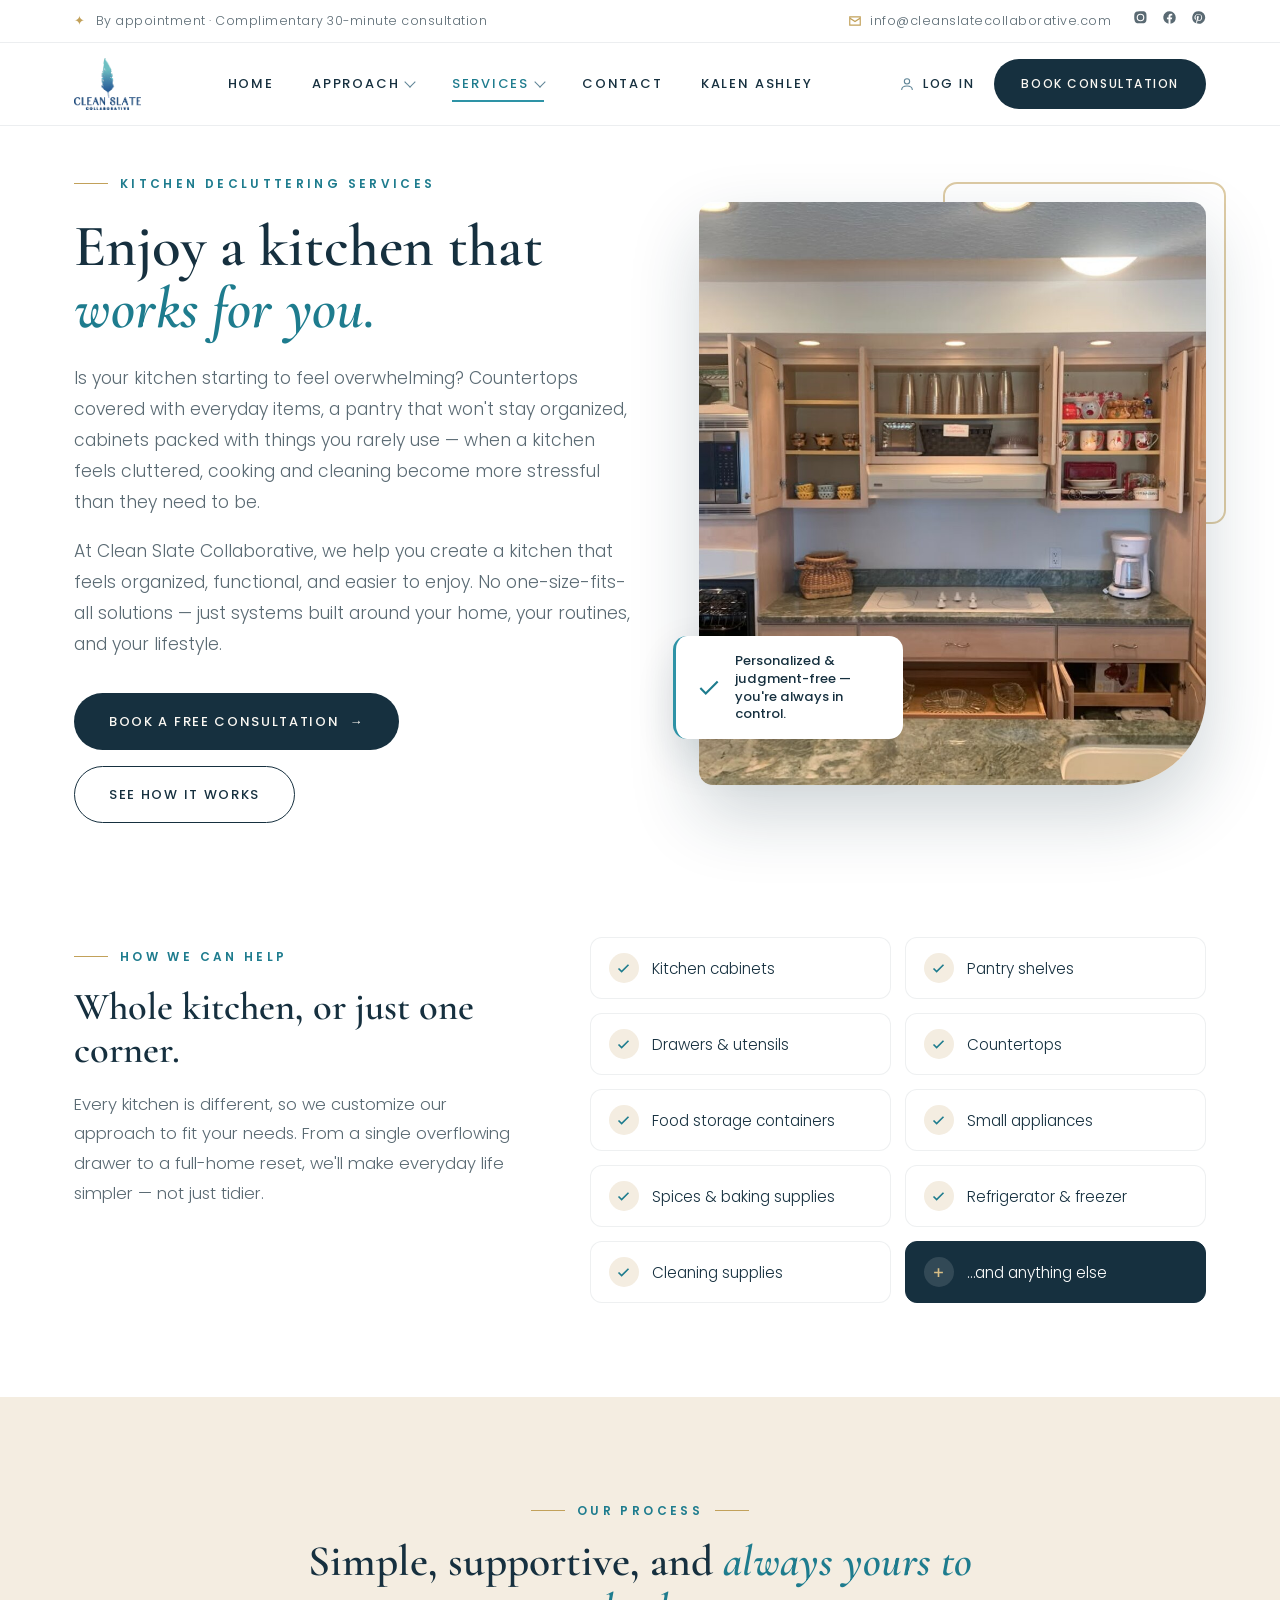
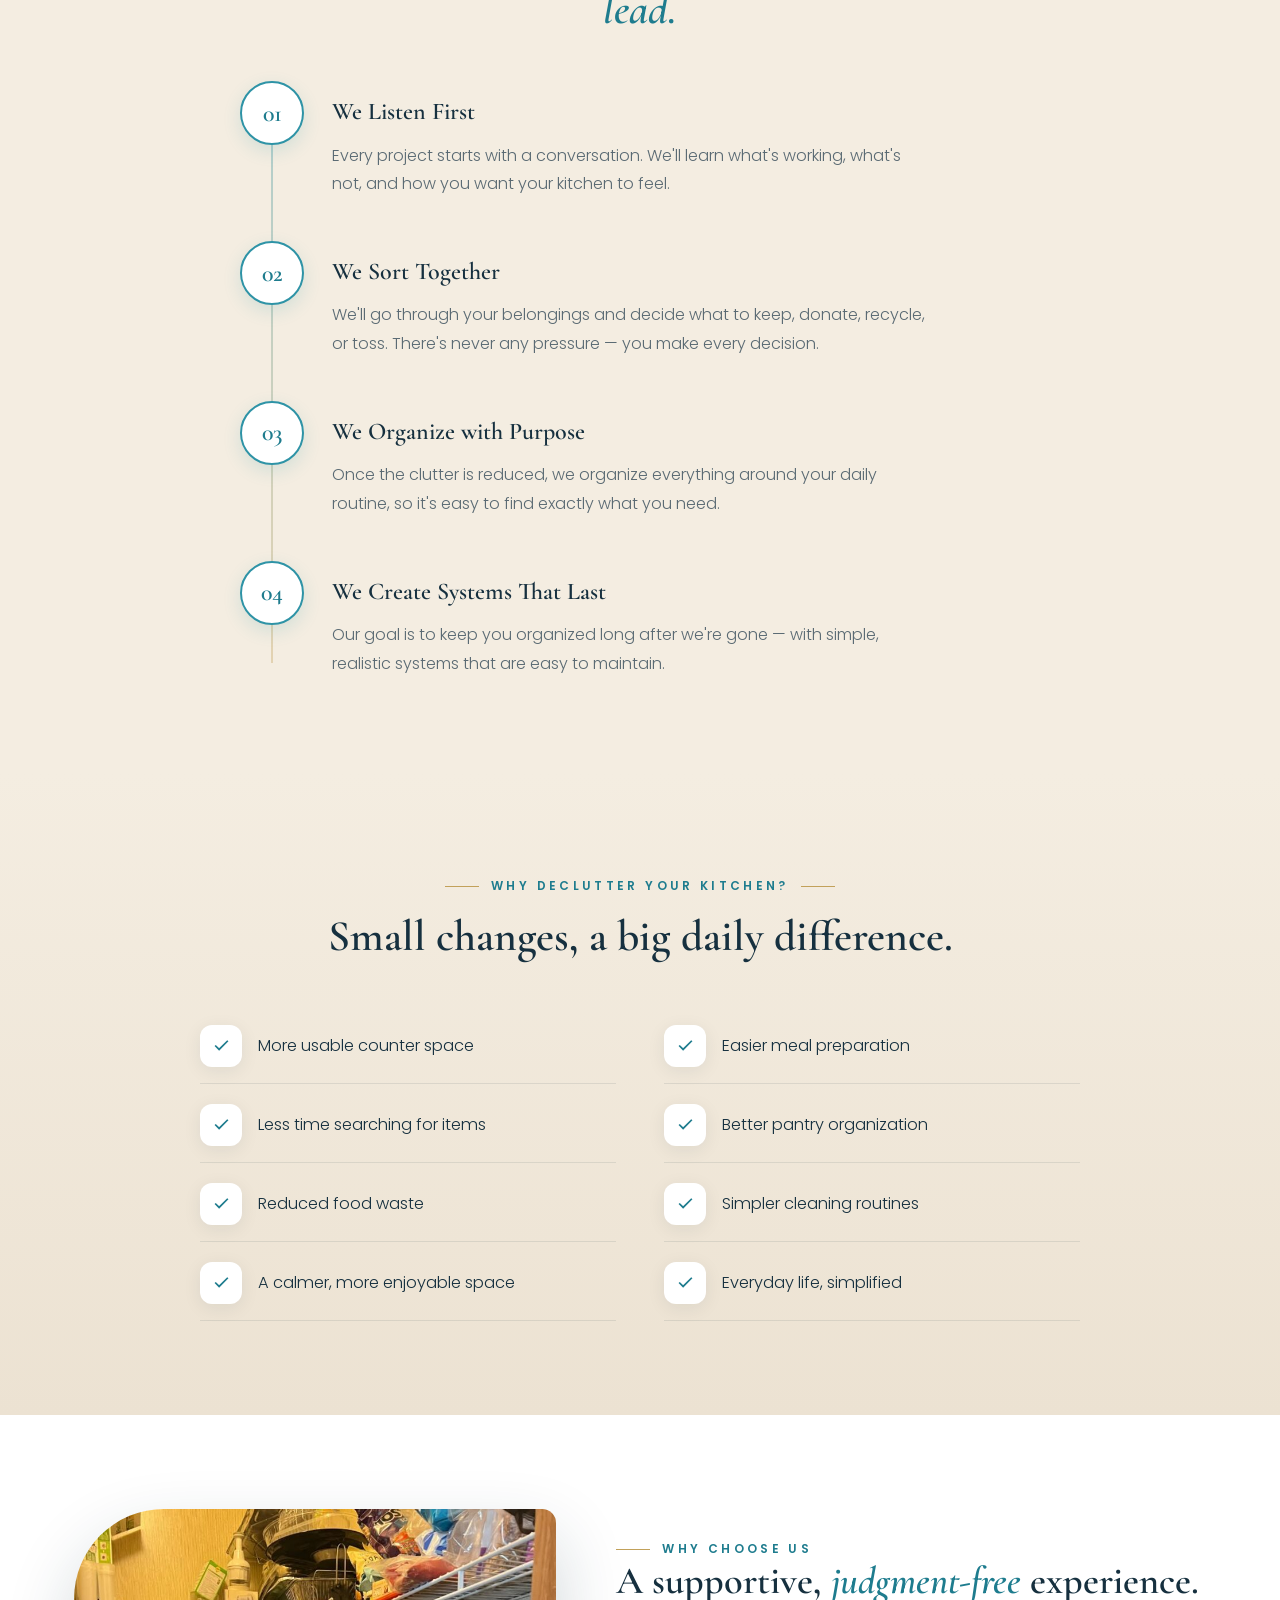
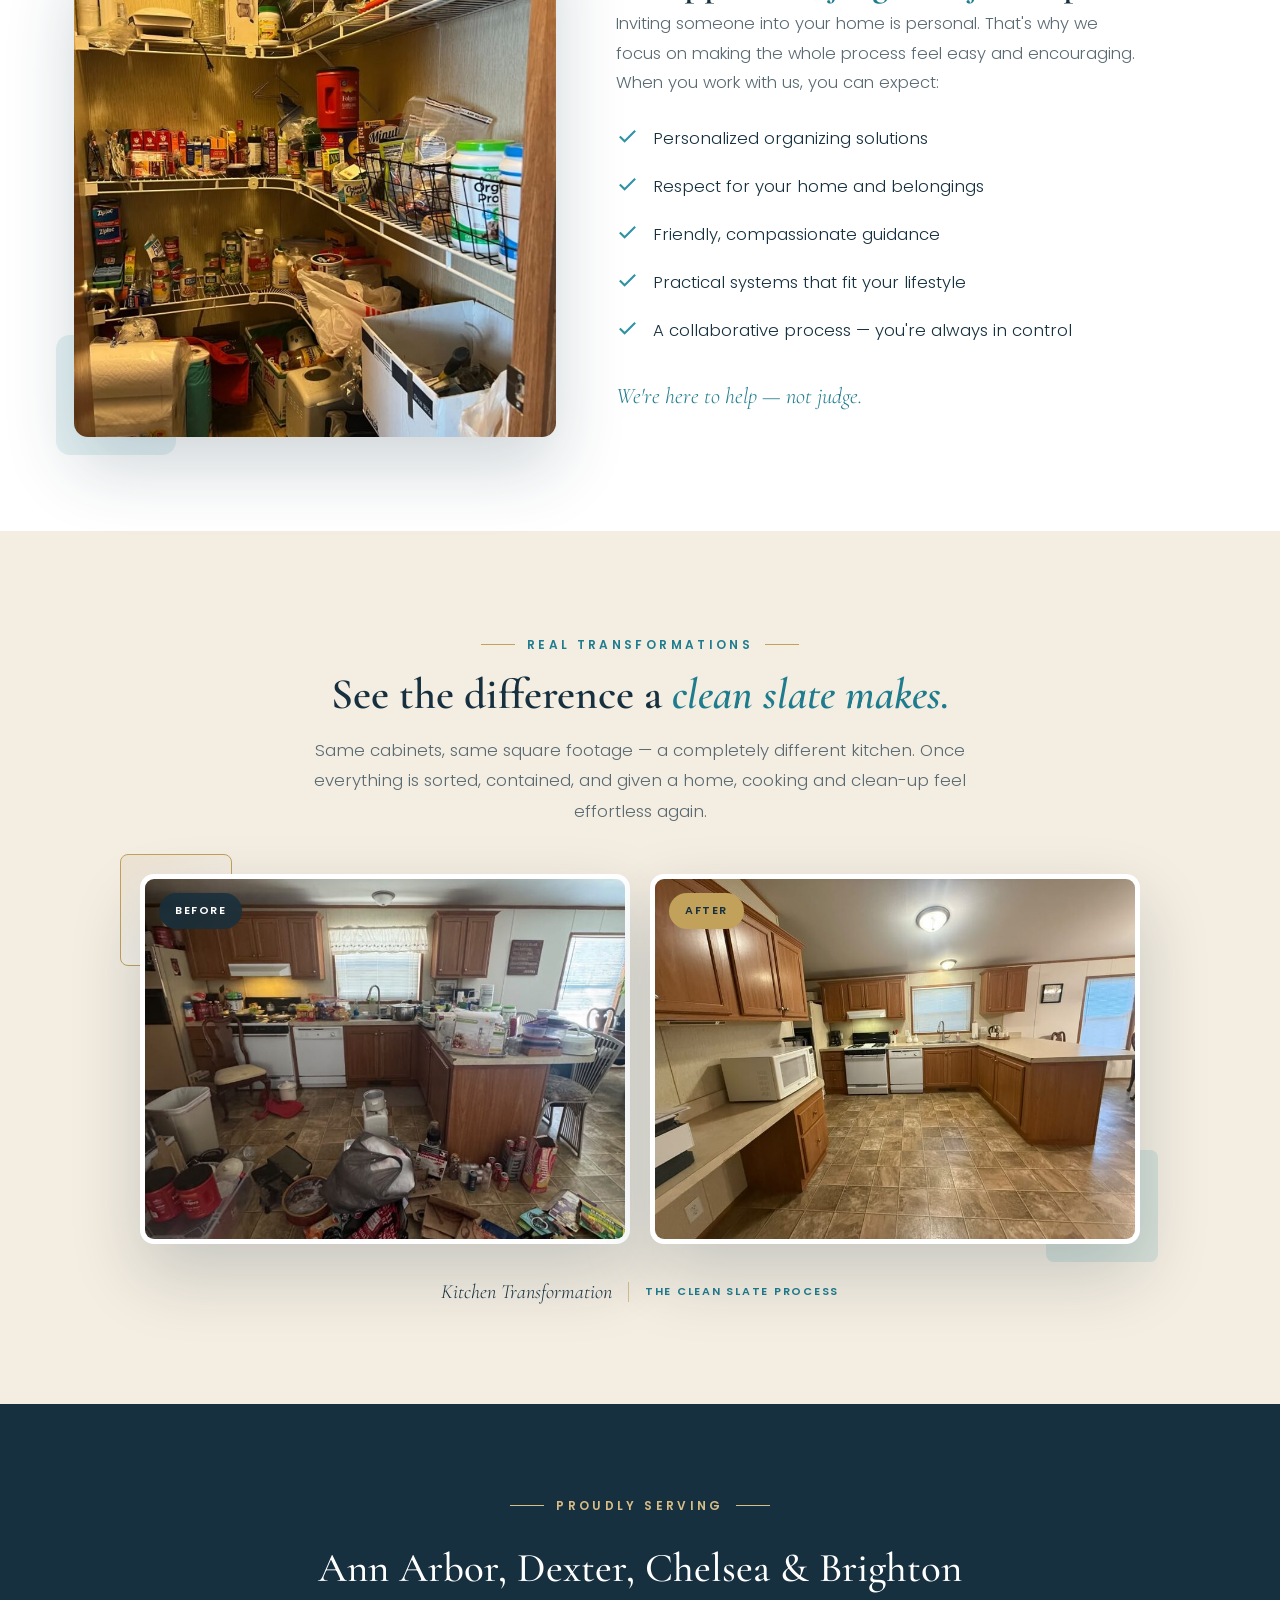
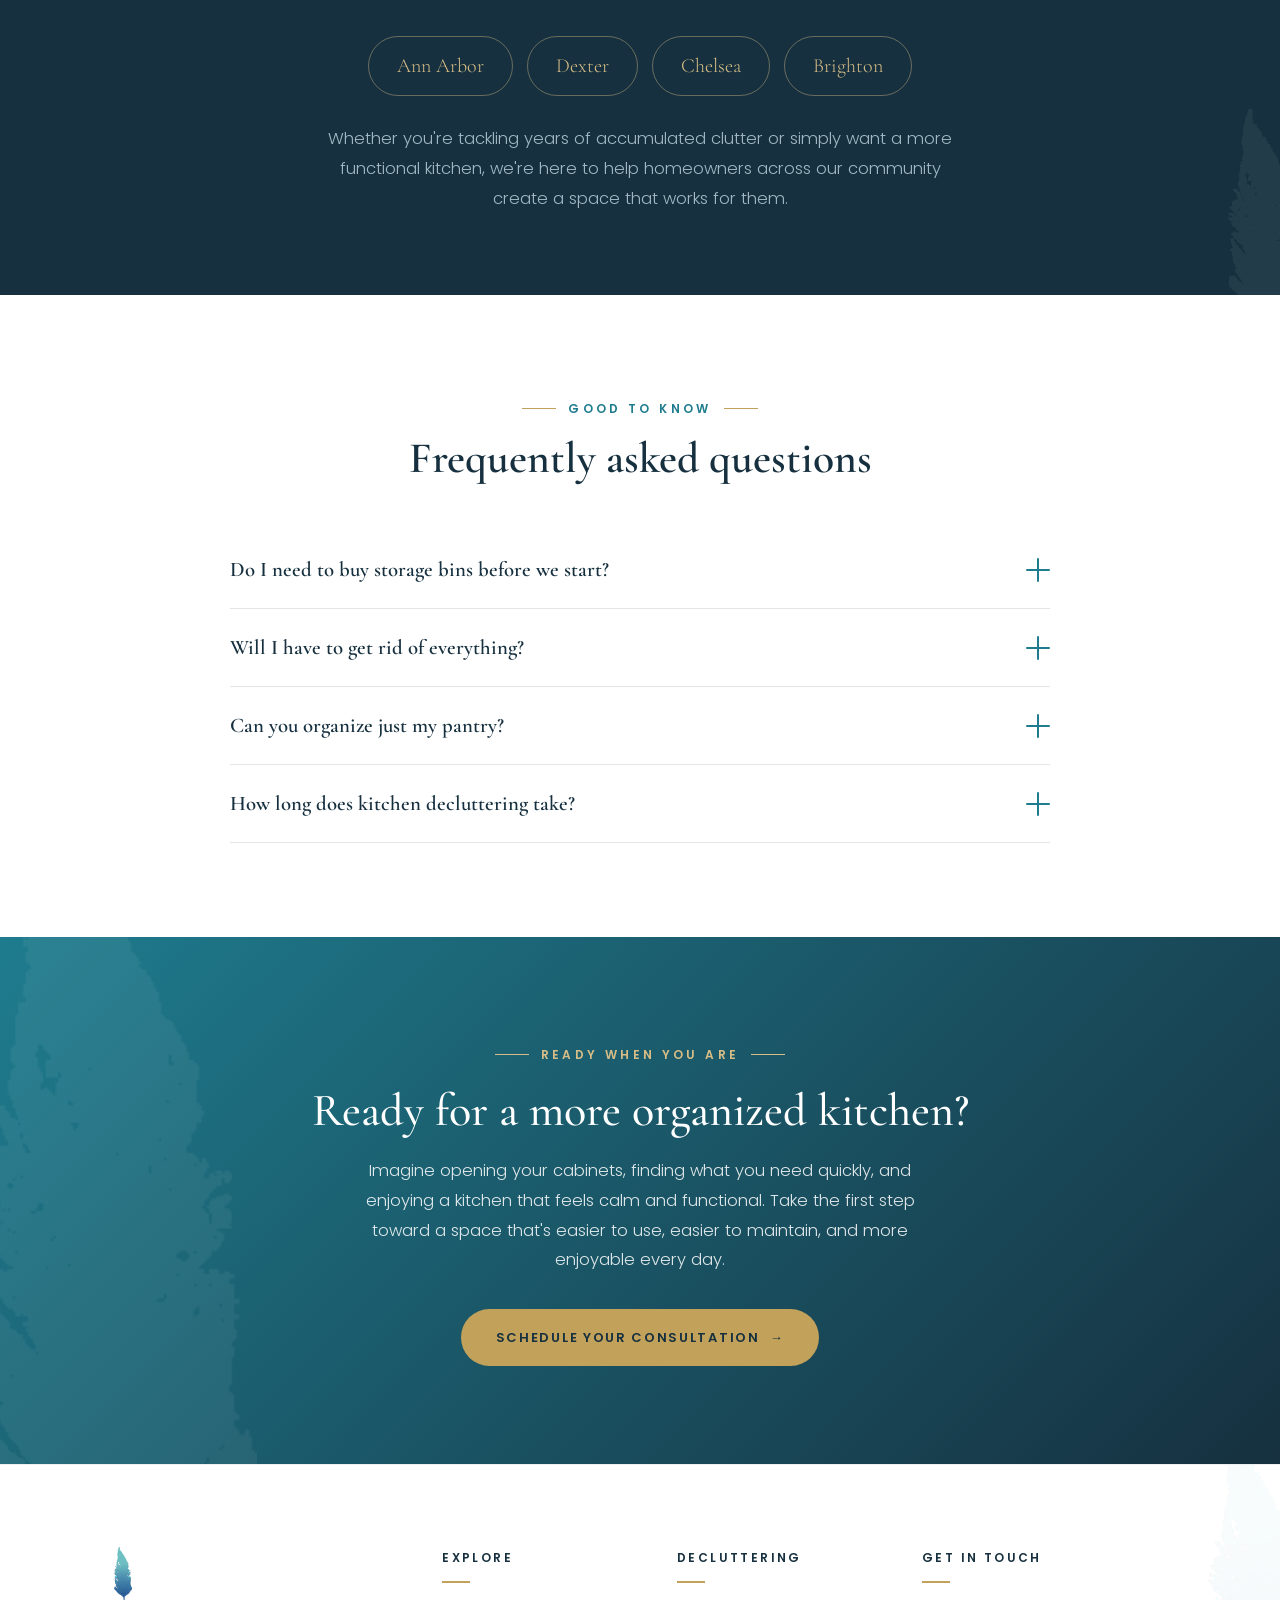
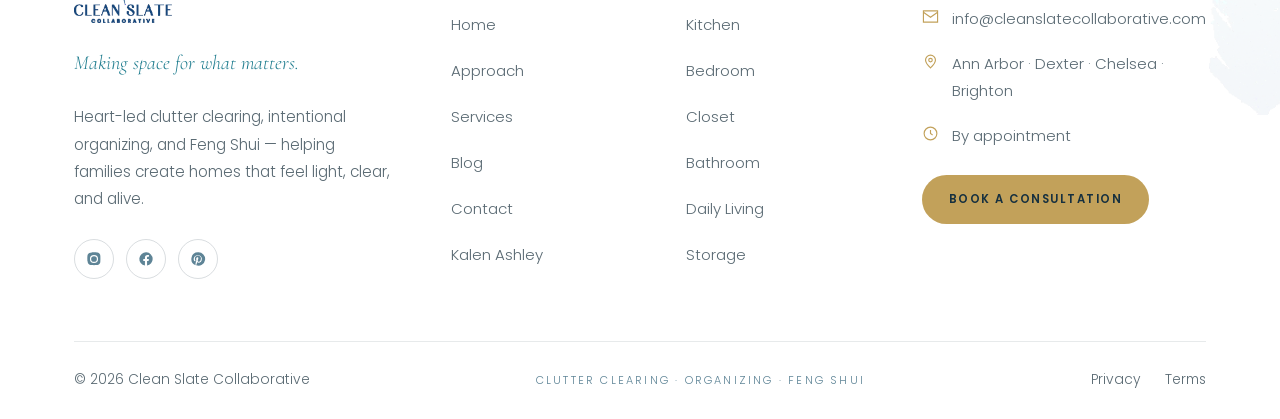
<file: kitchen.html>
<!DOCTYPE html>
<html lang="en">
<head>
<meta charset="UTF-8">
<meta name="viewport" content="width=device-width, initial-scale=1.0">
<title>Kitchen Decluttering Services — Clean Slate Collaborative</title>
<meta name="description" content="Professional kitchen decluttering and organizing in Ann Arbor, Dexter, Chelsea & Brighton. Personalized, judgment-free systems that make your kitchen easier to use and maintain.">
<link rel="preconnect" href="https://fonts.googleapis.com">
<link rel="preconnect" href="https://fonts.gstatic.com" crossorigin>
<link href="https://fonts.googleapis.com/css2?family=Cormorant+Garamond:ital,wght@0,400;0,500;0,600;0,700;1,400;1,500&family=Poppins:wght@300;400;500;600&display=swap" rel="stylesheet">
<link rel="stylesheet" href="assets/site.css">
<style>
/* ===== KITCHEN SERVICE PAGE ===== */
.k-breadcrumb{max-width:1200px;margin:0 auto;padding:22px 34px 0;font-size:.8rem;letter-spacing:.04em;color:var(--steel)}
.k-breadcrumb a{transition:.3s}.k-breadcrumb a:hover{color:var(--teal-deep)}
.k-breadcrumb .sep{margin:0 8px;opacity:.5}

/* HERO — split */
.k-hero{padding:38px 0 20px}
.k-hero .wrap{max-width:1200px;margin:0 auto;padding:0 34px;display:grid;grid-template-columns:1.05fr .95fr;gap:64px;align-items:center}
.k-hero .txt .eyebrow{margin-bottom:22px}
.k-hero h1{font-family:var(--serif);font-weight:600;color:var(--navy);font-size:clamp(2.6rem,4.6vw,4rem);line-height:1.04;margin-bottom:24px}
.k-hero h1 .accent{color:var(--teal-deep);font-style:italic}
.k-hero .txt>p{color:var(--ink-soft);font-size:1.08rem;margin-bottom:18px;max-width:560px;font-weight:300}
.k-hero .cta{display:flex;gap:16px;flex-wrap:wrap;margin-top:32px}
.k-hero .art{position:relative}
.k-hero .art>img{width:100%;border-radius:14px 14px 90px 14px;box-shadow:var(--shadow-lg);aspect-ratio:940/1080;object-fit:cover;position:relative;z-index:2}
.k-hero .art::before{content:"";position:absolute;right:-20px;top:-20px;width:55%;height:58%;border:2px solid var(--gold);border-radius:14px;z-index:1;opacity:.55}
.k-hero .chip{position:absolute;left:-26px;bottom:46px;z-index:3;background:#fff;box-shadow:var(--shadow-md);border-radius:14px;padding:16px 20px;display:flex;align-items:center;gap:13px;border-left:3px solid var(--teal);max-width:230px}
.k-hero .chip svg{width:26px;height:26px;stroke:var(--teal-deep);fill:none;stroke-width:2;flex-shrink:0}
.k-hero .chip span{font-size:.82rem;color:var(--navy);line-height:1.35;font-weight:500}

/* Section frame */
.k-sec{padding:94px 0}
.k-sec .wrap{max-width:1200px;margin:0 auto;padding:0 34px}
.k-sec.alt{background:var(--cream-2)}
.k-sec.sand{background:linear-gradient(180deg,var(--cream-2),var(--sand))}
.k-head{margin-bottom:48px}
.k-head.center{text-align:center;max-width:730px;margin-left:auto;margin-right:auto}
.k-head h2{font-family:var(--serif);font-weight:600;color:var(--navy);font-size:clamp(2rem,3.4vw,2.85rem);line-height:1.1;margin-top:16px}
.k-head h2 .accent{color:var(--teal-deep);font-style:italic}
.k-head p{color:var(--ink-soft);margin-top:16px;font-size:1.05rem;font-weight:300}

/* How we help — sticky lead + checklist */
.k-help{display:grid;grid-template-columns:.85fr 1.15fr;gap:60px;align-items:start}
.k-help .lead-col{position:sticky;top:120px}
.k-help .lead-col .eyebrow{margin-bottom:18px}
.k-help .lead-col h2{font-family:var(--serif);font-weight:600;color:var(--navy);font-size:clamp(1.9rem,3vw,2.5rem);line-height:1.12}
.k-help .lead-col p{color:var(--ink-soft);margin-top:18px;font-weight:300}
.checklist{display:grid;grid-template-columns:1fr 1fr;gap:14px}
.checklist .item{display:flex;align-items:center;gap:13px;background:#fff;border:1px solid rgba(22,48,63,.07);border-radius:12px;padding:15px 18px;transition:.3s}
.checklist .item:hover{border-color:var(--teal);transform:translateY(-3px);box-shadow:var(--shadow-sm)}
.checklist .item .ic{flex:0 0 30px;height:30px;border-radius:50%;background:var(--cream-2);display:flex;align-items:center;justify-content:center}
.checklist .item .ic svg{width:15px;height:15px;stroke:var(--teal-deep);fill:none;stroke-width:2.6}
.checklist .item span{font-size:.95rem;color:var(--navy)}

/* Process — timeline */
.k-timeline{max-width:800px;margin:0 auto;position:relative}
.k-timeline::before{content:"";position:absolute;left:31px;top:16px;bottom:16px;width:2px;background:linear-gradient(var(--teal),var(--gold));opacity:.35}
.k-step{display:flex;gap:28px;position:relative;padding-bottom:42px}
.k-step:last-child{padding-bottom:0}
.k-step .num{flex:0 0 64px;height:64px;border-radius:50%;background:#fff;border:2px solid var(--teal);color:var(--teal-deep);font-family:var(--serif);font-size:1.5rem;font-weight:600;display:flex;align-items:center;justify-content:center;z-index:2;box-shadow:0 6px 18px rgba(46,147,166,.16)}
.k-step .body{padding-top:9px}
.k-step h3{font-family:var(--serif);font-size:1.5rem;color:var(--navy);margin-bottom:8px;font-weight:600}
.k-step p{color:var(--ink-soft);font-size:1rem;font-weight:300;max-width:600px}

/* Benefits — sand band */
.k-benefits{display:grid;grid-template-columns:1fr 1fr;gap:4px 48px;max-width:880px;margin:0 auto}
.k-benefit{display:flex;align-items:center;gap:16px;padding:16px 0;border-bottom:1px solid rgba(22,48,63,.1)}
.k-benefit .ic{flex:0 0 42px;height:42px;border-radius:12px;background:#fff;box-shadow:var(--shadow-sm);display:flex;align-items:center;justify-content:center}
.k-benefit .ic svg{width:19px;height:19px;stroke:var(--teal-deep);fill:none;stroke-width:2.2}
.k-benefit span{font-size:1.02rem;color:var(--navy)}

/* Why choose — split */
.k-choose{display:grid;grid-template-columns:.9fr 1.1fr;gap:60px;align-items:center}
.k-choose .img{position:relative}
.k-choose .img>img{width:100%;border-radius:90px 14px 14px 14px;box-shadow:var(--shadow-lg);aspect-ratio:840/920;object-fit:cover;position:relative;z-index:2}
.k-choose .img::after{content:"";position:absolute;left:-18px;bottom:-18px;width:120px;height:120px;background:var(--teal);opacity:.12;border-radius:14px;z-index:1}
.k-choose h2 .accent{color:var(--teal-deep);font-style:italic}
.k-choose ul{list-style:none;margin-top:26px;display:grid;gap:18px}
.k-choose li{display:flex;gap:14px;align-items:flex-start;font-size:1.04rem;color:var(--navy)}
.k-choose li svg{width:23px;height:23px;stroke:var(--teal);fill:none;stroke-width:2.2;flex-shrink:0;margin-top:1px}
.k-choose .note{margin-top:30px;font-style:italic;font-family:var(--serif);font-size:1.4rem;color:var(--teal-deep)}

/* Serving band */
.k-serving{background:var(--navy);color:#fff;text-align:center;padding:82px 0;position:relative;overflow:hidden}
.k-serving img.feather{position:absolute;right:-24px;bottom:-24px;height:210px;opacity:.06}
.k-serving .wrap{position:relative;z-index:2;max-width:900px;margin:0 auto;padding:0 34px}
.k-serving .eyebrow{justify-content:center;color:var(--gold-soft)}
.k-serving .eyebrow::before,.k-serving .eyebrow::after{background:var(--gold-soft)}
.k-serving h2{font-family:var(--serif);font-weight:500;font-size:clamp(1.9rem,3.2vw,2.6rem);margin:16px 0 30px;color:#fff}
.k-cities{display:flex;justify-content:center;gap:14px;flex-wrap:wrap;margin-bottom:28px}
.k-cities .city{border:1px solid rgba(216,190,134,.42);color:var(--gold-soft);padding:11px 28px;border-radius:40px;font-family:var(--serif);font-size:1.25rem}
.k-serving p{color:var(--steel-soft);max-width:640px;margin:0 auto;font-weight:300}

/* FAQ accordion */
.k-faq{max-width:820px;margin:0 auto}
.faq-item{border-bottom:1px solid rgba(22,48,63,.12)}
.faq-q{width:100%;text-align:left;background:none;border:none;cursor:pointer;padding:26px 0;display:flex;justify-content:space-between;align-items:center;gap:20px;font-family:var(--serif);font-size:1.3rem;color:var(--navy);font-weight:600;transition:.3s}
.faq-q:hover{color:var(--teal-deep)}
.faq-q .pm{flex:0 0 24px;height:24px;position:relative}
.faq-q .pm::before,.faq-q .pm::after{content:"";position:absolute;background:var(--teal-deep);transition:.3s;border-radius:2px}
.faq-q .pm::before{left:0;top:11px;width:24px;height:2px}
.faq-q .pm::after{left:11px;top:0;width:2px;height:24px}
.faq-item.open .pm::after{transform:rotate(90deg);opacity:0}
.faq-a{max-height:0;overflow:hidden;transition:max-height .4s var(--ease)}
.faq-a p{padding:2px 0 26px;color:var(--ink-soft);font-size:1.02rem;line-height:1.85;max-width:720px;font-weight:300}

/* Final CTA */
.k-cta{background:linear-gradient(135deg,var(--teal-deep) 0%,var(--navy) 100%);text-align:center;padding:98px 0;position:relative;overflow:hidden}
.k-cta img.feather{position:absolute;left:-30px;top:50%;transform:translateY(-50%);height:150%;opacity:.06}
.k-cta .wrap{position:relative;z-index:2;max-width:800px;margin:0 auto;padding:0 34px}
.k-cta .eyebrow{justify-content:center;color:var(--gold-soft)}
.k-cta .eyebrow::before,.k-cta .eyebrow::after{background:var(--gold-soft)}
.k-cta h2{font-family:var(--serif);font-weight:500;color:#fff;font-size:clamp(2rem,3.6vw,3rem);margin:18px auto 20px;line-height:1.14}
.k-cta p{color:rgba(255,255,255,.85);max-width:600px;margin:0 auto 34px;font-weight:300}

@media(max-width:900px){
  .k-hero .wrap,.k-help,.k-choose{grid-template-columns:1fr;gap:44px}
  .k-help .lead-col{position:static}
  .k-hero .art,.k-choose .img{max-width:440px;margin:0 auto}
  .k-hero .chip{left:0}
}
@media(max-width:600px){
  .checklist,.k-benefits{grid-template-columns:1fr}
  .k-step{gap:20px}.k-step .num{flex-basis:52px;height:52px;font-size:1.2rem}
  .k-timeline::before{left:25px}
  .k-sec{padding:66px 0}
}
</style>
</head>
<body id="top">

<!-- TOP UTILITY BAR -->
<div class="topbar">
  <div class="container">
    <div class="tb-left"><span class="dot">✦</span> By appointment · Complimentary 30-minute consultation</div>
    <div class="tb-right">
      <a class="tb-email" href="mailto:info@cleanslatecollaborative.com"><svg viewBox="0 0 24 24"><path d="M2 4h20v16H2V4zm2 2v.5l8 5 8-5V6H4zm16 3-8 5-8-5v9h16V9z"/></svg> info@cleanslatecollaborative.com</a>
      <div class="tb-social">
        <a href="#" aria-label="Instagram"><svg viewBox="0 0 24 24"><path d="M12 2c2.7 0 3 0 4.1.1 1 0 1.7.2 2.3.4.6.3 1.1.6 1.6 1.1.5.5.8 1 1.1 1.6.2.6.4 1.3.4 2.3.1 1.1.1 1.4.1 4.1s0 3-.1 4.1c0 1-.2 1.7-.4 2.3-.3.6-.6 1.1-1.1 1.6-.5.5-1 .8-1.6 1.1-.6.2-1.3.4-2.3.4-1.1.1-1.4.1-4.1.1s-3 0-4.1-.1c-1 0-1.7-.2-2.3-.4-.6-.3-1.1-.6-1.6-1.1-.5-.5-.8-1-1.1-1.6-.2-.6-.4-1.3-.4-2.3C2 15 2 14.7 2 12s0-3 .1-4.1c0-1 .2-1.7.4-2.3.3-.6.6-1.1 1.1-1.6.5-.5 1-.8 1.6-1.1.6-.2 1.3-.4 2.3-.4C9 2 9.3 2 12 2zm0 3.9a6.1 6.1 0 1 0 0 12.2 6.1 6.1 0 0 0 0-12.2zm0 1.8a4.3 4.3 0 1 1 0 8.6 4.3 4.3 0 0 1 0-8.6zm6.3-2.2a1.4 1.4 0 1 1 0 2.8 1.4 1.4 0 0 1 0-2.8z"/></svg></a>
        <a href="#" aria-label="Facebook"><svg viewBox="0 0 24 24"><path d="M22 12a10 10 0 1 0-11.6 9.9v-7H7.9V12h2.5V9.8c0-2.5 1.5-3.9 3.8-3.9 1.1 0 2.2.2 2.2.2v2.5h-1.3c-1.2 0-1.6.8-1.6 1.6V12h2.8l-.4 2.9h-2.3v7A10 10 0 0 0 22 12z"/></svg></a>
        <a href="#" aria-label="Pinterest"><svg viewBox="0 0 24 24"><path d="M12 2a10 10 0 0 0-3.6 19.3c-.1-.8-.2-2 0-2.9l1.2-5s-.3-.6-.3-1.5c0-1.4.8-2.5 1.9-2.5.9 0 1.3.7 1.3 1.5 0 .9-.6 2.2-.9 3.5-.2 1 .5 1.9 1.6 1.9 1.9 0 3.2-2.4 3.2-5.3 0-2.2-1.5-3.8-4.2-3.8a4.7 4.7 0 0 0-4.9 4.7c0 .9.3 1.5.7 2 .2.2.2.3.1.5l-.2.9c-.1.3-.3.4-.6.2-1.2-.5-1.8-1.9-1.8-3.5 0-2.6 2.2-5.7 6.5-5.7 3.5 0 5.8 2.5 5.8 5.2 0 3.5-2 6.2-4.9 6.2-1 0-1.9-.5-2.2-1.1l-.6 2.4c-.2.8-.7 1.7-1 2.3A10 10 0 1 0 12 2z"/></svg></a>
      </div>
    </div>
  </div>
</div>

<!-- NAVBAR -->
<nav class="nav" id="nav">
  <div class="container">
    <a href="index.html" class="brand"><img src="assets/logo_color.png" alt="Clean Slate Collaborative"></a>
    <ul class="nav-links">
      <li><a href="index.html">Home</a></li>
      <li class="has-dd"><a href="index.html#approach">Approach <i class="caret"></i></a>
        <div class="dropdown">
          <div class="dd-title">The Approach</div>
          <a href="index.html#approach"><i class="di"></i>Clean Slate Process</a>
          <a href="index.html#approach"><i class="di"></i>Compass Connection</a>
          <a href="index.html#approach"><i class="di"></i>Glossary</a>
        </div>
      </li>
      <li class="has-dd"><a href="index.html#services" class="active">Services <i class="caret"></i></a>
        <div class="dropdown">
          <div class="dd-title">Services</div>
          <a href="index.html#services"><i class="di"></i>Daily Living</a>
          <a href="index.html#services"><i class="di"></i>Personal Spaces</a>
          <a href="index.html#services"><i class="di"></i>Storage</a>
          <div class="dd-sub">
            <a href="index.html#services"><i class="di"></i>Decluttering <i class="rcaret"></i></a>
            <div class="dd-flyout">
              <a href="kitchen.html" style="color:var(--teal-deep)"><i class="di" style="background:var(--teal);opacity:1"></i>Kitchen</a>
              <a href="bedroom.html"><i class="di"></i>Bedroom</a>
              <a href="closet.html"><i class="di"></i>Closet</a>
              <a href="bathroom.html"><i class="di"></i>Bathroom</a>
            </div>
          </div>
        </div>
      </li>
      <li><a href="index.html#contact">Contact</a></li>
      <li><a href="index.html#founder">Kalen Ashley</a></li>
    </ul>
    <div class="nav-right">
      <a href="#" class="nav-login"><svg viewBox="0 0 24 24"><circle cx="12" cy="8" r="4"/><path d="M4 21c0-4 4-6 8-6s8 2 8 6"/></svg> Log In</a>
      <a href="index.html#contact" class="btn btn-primary nav-cta">Book Consultation</a>
      <button class="hamburger" id="hamburger" aria-label="Menu"><span></span><span></span><span></span></button>
    </div>
  </div>
</nav>

<!-- MOBILE MENU -->
<div class="mobile-menu" id="mobileMenu">
  <div class="mm-head">
    <img src="assets/logo_color.png" alt="Clean Slate Collaborative">
    <button class="mm-close" id="mmClose">&times;</button>
  </div>
  <a href="index.html">Home</a>
  <a href="index.html#approach">Approach</a>
  <a class="mm-sub" href="index.html#approach">Clean Slate Process · Compass Connection · Glossary</a>
  <a href="index.html#services">Services</a>
  <a class="mm-sub" href="index.html#services">Daily Living · Personal Spaces · Storage</a>
  <a class="mm-sub" href="kitchen.html">Decluttering: Kitchen · Bedroom · Closet · Bathroom</a>
  <a href="index.html#contact">Contact</a>
  <a href="index.html#founder">Kalen Ashley</a>
  <a href="index.html#contact" style="color:var(--gold)">Book a Consultation →</a>
</div>

<!-- HERO -->
<header class="k-hero">
  <div class="wrap">
    <div class="txt">
      <span class="eyebrow reveal">Kitchen Decluttering Services</span>
      <h1 class="reveal d1">Enjoy a kitchen that <span class="accent">works for you.</span></h1>
      <p class="reveal d1">Is your kitchen starting to feel overwhelming? Countertops covered with everyday items, a pantry that won't stay organized, cabinets packed with things you rarely use — when a kitchen feels cluttered, cooking and cleaning become more stressful than they need to be.</p>
      <p class="reveal d2">At Clean Slate Collaborative, we help you create a kitchen that feels organized, functional, and easier to enjoy. No one-size-fits-all solutions — just systems built around your home, your routines, and your lifestyle.</p>
      <div class="cta reveal d2">
        <a href="index.html#contact" class="btn btn-primary">Book a Free Consultation <span class="ar">→</span></a>
        <a href="#process" class="btn btn-outline">See How It Works</a>
      </div>
    </div>
    <div class="art reveal d1">
      <img src="assets/kitchen-hero.jpg" alt="A freshly organized, decluttered kitchen">
      <div class="chip">
        <svg viewBox="0 0 24 24"><path d="M20 6 9 17l-5-5"/></svg>
        <span>Personalized &amp; judgment-free — you're always in control.</span>
      </div>
    </div>
  </div>
</header>

<!-- HOW WE CAN HELP -->
<section class="k-sec">
  <div class="wrap">
    <div class="k-help">
      <div class="lead-col reveal">
        <span class="eyebrow">How We Can Help</span>
        <h2>Whole kitchen, or just one corner.</h2>
        <p>Every kitchen is different, so we customize our approach to fit your needs. From a single overflowing drawer to a full-home reset, we'll make everyday life simpler — not just tidier.</p>
      </div>
      <div class="checklist">
        <div class="item reveal"><span class="ic"><svg viewBox="0 0 24 24"><path d="M20 6 9 17l-5-5"/></svg></span><span>Kitchen cabinets</span></div>
        <div class="item reveal"><span class="ic"><svg viewBox="0 0 24 24"><path d="M20 6 9 17l-5-5"/></svg></span><span>Pantry shelves</span></div>
        <div class="item reveal d1"><span class="ic"><svg viewBox="0 0 24 24"><path d="M20 6 9 17l-5-5"/></svg></span><span>Drawers &amp; utensils</span></div>
        <div class="item reveal d1"><span class="ic"><svg viewBox="0 0 24 24"><path d="M20 6 9 17l-5-5"/></svg></span><span>Countertops</span></div>
        <div class="item reveal"><span class="ic"><svg viewBox="0 0 24 24"><path d="M20 6 9 17l-5-5"/></svg></span><span>Food storage containers</span></div>
        <div class="item reveal"><span class="ic"><svg viewBox="0 0 24 24"><path d="M20 6 9 17l-5-5"/></svg></span><span>Small appliances</span></div>
        <div class="item reveal d1"><span class="ic"><svg viewBox="0 0 24 24"><path d="M20 6 9 17l-5-5"/></svg></span><span>Spices &amp; baking supplies</span></div>
        <div class="item reveal d1"><span class="ic"><svg viewBox="0 0 24 24"><path d="M20 6 9 17l-5-5"/></svg></span><span>Refrigerator &amp; freezer</span></div>
        <div class="item reveal"><span class="ic"><svg viewBox="0 0 24 24"><path d="M20 6 9 17l-5-5"/></svg></span><span>Cleaning supplies</span></div>
        <div class="item reveal" style="background:var(--navy);border-color:var(--navy)"><span class="ic" style="background:rgba(255,255,255,.12)"><svg viewBox="0 0 24 24" style="stroke:var(--gold-soft)"><path d="M12 5v14M5 12h14"/></svg></span><span style="color:#fff">…and anything else</span></div>
      </div>
    </div>
  </div>
</section>

<!-- PROCESS -->
<section class="k-sec alt" id="process">
  <div class="wrap">
    <div class="k-head center reveal">
      <span class="eyebrow center">Our Process</span>
      <h2>Simple, supportive, and <span class="accent">always yours to lead.</span></h2>
    </div>
    <div class="k-timeline">
      <div class="k-step reveal"><div class="num">01</div><div class="body"><h3>We Listen First</h3><p>Every project starts with a conversation. We'll learn what's working, what's not, and how you want your kitchen to feel.</p></div></div>
      <div class="k-step reveal"><div class="num">02</div><div class="body"><h3>We Sort Together</h3><p>We'll go through your belongings and decide what to keep, donate, recycle, or toss. There's never any pressure — you make every decision.</p></div></div>
      <div class="k-step reveal"><div class="num">03</div><div class="body"><h3>We Organize with Purpose</h3><p>Once the clutter is reduced, we organize everything around your daily routine, so it's easy to find exactly what you need.</p></div></div>
      <div class="k-step reveal"><div class="num">04</div><div class="body"><h3>We Create Systems That Last</h3><p>Our goal is to keep you organized long after we're gone — with simple, realistic systems that are easy to maintain.</p></div></div>
    </div>
  </div>
</section>

<!-- BENEFITS -->
<section class="k-sec sand">
  <div class="wrap">
    <div class="k-head center reveal">
      <span class="eyebrow center">Why Declutter Your Kitchen?</span>
      <h2>Small changes, a big daily difference.</h2>
    </div>
    <div class="k-benefits">
      <div class="k-benefit reveal"><span class="ic"><svg viewBox="0 0 24 24"><path d="M20 6 9 17l-5-5"/></svg></span><span>More usable counter space</span></div>
      <div class="k-benefit reveal"><span class="ic"><svg viewBox="0 0 24 24"><path d="M20 6 9 17l-5-5"/></svg></span><span>Easier meal preparation</span></div>
      <div class="k-benefit reveal"><span class="ic"><svg viewBox="0 0 24 24"><path d="M20 6 9 17l-5-5"/></svg></span><span>Less time searching for items</span></div>
      <div class="k-benefit reveal"><span class="ic"><svg viewBox="0 0 24 24"><path d="M20 6 9 17l-5-5"/></svg></span><span>Better pantry organization</span></div>
      <div class="k-benefit reveal"><span class="ic"><svg viewBox="0 0 24 24"><path d="M20 6 9 17l-5-5"/></svg></span><span>Reduced food waste</span></div>
      <div class="k-benefit reveal"><span class="ic"><svg viewBox="0 0 24 24"><path d="M20 6 9 17l-5-5"/></svg></span><span>Simpler cleaning routines</span></div>
      <div class="k-benefit reveal"><span class="ic"><svg viewBox="0 0 24 24"><path d="M20 6 9 17l-5-5"/></svg></span><span>A calmer, more enjoyable space</span></div>
      <div class="k-benefit reveal"><span class="ic"><svg viewBox="0 0 24 24"><path d="M20 6 9 17l-5-5"/></svg></span><span>Everyday life, simplified</span></div>
    </div>
  </div>
</section>

<!-- WHY CHOOSE -->
<section class="k-sec">
  <div class="wrap">
    <div class="k-choose">
      <div class="img reveal"><img src="assets/k-choose.jpg" alt="Kalen organizing a client's pantry together"></div>
      <div class="txt">
        <span class="eyebrow reveal">Why Choose Us</span>
        <h2 class="k-head" style="margin-bottom:6px"><span style="font-family:var(--serif);font-weight:600;color:var(--navy);font-size:clamp(1.9rem,3vw,2.5rem);line-height:1.12;display:block">A supportive, <span class="accent">judgment-free</span> experience.</span></h2>
        <p class="reveal d1" style="color:var(--ink-soft);font-weight:300;max-width:520px">Inviting someone into your home is personal. That's why we focus on making the whole process feel easy and encouraging. When you work with us, you can expect:</p>
        <ul>
          <li class="reveal d1"><svg viewBox="0 0 24 24"><path d="M20 6 9 17l-5-5"/></svg>Personalized organizing solutions</li>
          <li class="reveal d1"><svg viewBox="0 0 24 24"><path d="M20 6 9 17l-5-5"/></svg>Respect for your home and belongings</li>
          <li class="reveal d2"><svg viewBox="0 0 24 24"><path d="M20 6 9 17l-5-5"/></svg>Friendly, compassionate guidance</li>
          <li class="reveal d2"><svg viewBox="0 0 24 24"><path d="M20 6 9 17l-5-5"/></svg>Practical systems that fit your lifestyle</li>
          <li class="reveal d2"><svg viewBox="0 0 24 24"><path d="M20 6 9 17l-5-5"/></svg>A collaborative process — you're always in control</li>
        </ul>
        <div class="note reveal d2">We're here to help — not judge.</div>
      </div>
    </div>
  </div>
</section>

<!-- BEFORE & AFTER -->
<section class="k-sec alt">
  <div class="wrap">
    <div class="k-head center reveal">
      <span class="eyebrow center">Real Transformations</span>
      <h2>See the difference a <span class="accent">clean slate makes.</span></h2>
      <p>Same cabinets, same square footage — a completely different kitchen. Once everything is sorted, contained, and given a home, cooking and clean-up feel effortless again.</p>
    </div>
    <div class="ba-showcase reveal d1">
      <span class="ba-deco block" aria-hidden="true"></span>
      <span class="ba-deco teal" aria-hidden="true"></span>
      <div class="ba-pair">
        <div class="ba-item"><span class="ba-badge before">Before</span><img src="assets/ba-kitchen-before-2.jpg" alt="Kitchen before decluttering"></div>
        <div class="ba-item"><span class="ba-badge after">After</span><img src="assets/ba-kitchen-after-2.jpg" alt="Kitchen after decluttering"></div>
      </div>
    </div>
    <div class="ba-caption reveal d1">Kitchen Transformation<span class="loc">The Clean Slate Process</span></div>
  </div>
</section>

<!-- SERVING AREA -->
<section class="k-serving">
  <img src="assets/feather_white.png" class="feather" alt="">
  <div class="wrap">
    <span class="eyebrow center reveal">Proudly Serving</span>
    <h2 class="reveal">Ann Arbor, Dexter, Chelsea &amp; Brighton</h2>
    <div class="k-cities reveal d1">
      <span class="city">Ann Arbor</span>
      <span class="city">Dexter</span>
      <span class="city">Chelsea</span>
      <span class="city">Brighton</span>
    </div>
    <p class="reveal d1">Whether you're tackling years of accumulated clutter or simply want a more functional kitchen, we're here to help homeowners across our community create a space that works for them.</p>
  </div>
</section>

<!-- FAQ -->
<section class="k-sec">
  <div class="wrap">
    <div class="k-head center reveal">
      <span class="eyebrow center">Good to Know</span>
      <h2>Frequently asked questions</h2>
    </div>
    <div class="k-faq">
      <div class="faq-item reveal">
        <button class="faq-q">Do I need to buy storage bins before we start?<span class="pm"></span></button>
        <div class="faq-a"><p>No. We recommend waiting until we've organized your kitchen so we can choose storage solutions that truly fit your space and needs.</p></div>
      </div>
      <div class="faq-item reveal">
        <button class="faq-q">Will I have to get rid of everything?<span class="pm"></span></button>
        <div class="faq-a"><p>Not at all. You're always in control of what stays and what goes. We'll simply guide and support you throughout the process.</p></div>
      </div>
      <div class="faq-item reveal">
        <button class="faq-q">Can you organize just my pantry?<span class="pm"></span></button>
        <div class="faq-a"><p>Absolutely. Whether you need help with one area or your entire kitchen, we'll create a plan that fits your goals.</p></div>
      </div>
      <div class="faq-item reveal">
        <button class="faq-q">How long does kitchen decluttering take?<span class="pm"></span></button>
        <div class="faq-a"><p>Every home is different. During your consultation, we'll discuss your space and provide an estimate based on your needs.</p></div>
      </div>
    </div>
  </div>
</section>

<!-- FINAL CTA -->
<section class="k-cta">
  <img src="assets/feather_white.png" class="feather" alt="">
  <div class="wrap">
    <span class="eyebrow center reveal">Ready When You Are</span>
    <h2 class="reveal d1">Ready for a more organized kitchen?</h2>
    <p class="reveal d1">Imagine opening your cabinets, finding what you need quickly, and enjoying a kitchen that feels calm and functional. Take the first step toward a space that's easier to use, easier to maintain, and more enjoyable every day.</p>
    <a href="index.html#contact" class="btn btn-gold reveal d2">Schedule Your Consultation <span class="ar">→</span></a>
  </div>
</section>

<!-- FOOTER -->
<footer>
  <img src="assets/feather_icon.png" class="footer-water" alt="">
  <div class="container">
    <div class="footer-top">
      <div class="footer-brand">
        <img src="assets/logo_color.png" alt="Clean Slate Collaborative">
        <div class="fmini">Making space for what matters.</div>
        <p>Heart-led clutter clearing, intentional organizing, and Feng Shui — helping families create homes that feel light, clear, and alive.</p>
        <div class="f-social">
          <a href="#" aria-label="Instagram"><svg viewBox="0 0 24 24"><path d="M12 2c2.7 0 3 0 4.1.1 1 0 1.7.2 2.3.4.6.3 1.1.6 1.6 1.1.5.5.8 1 1.1 1.6.2.6.4 1.3.4 2.3.1 1.1.1 1.4.1 4.1s0 3-.1 4.1c0 1-.2 1.7-.4 2.3-.3.6-.6 1.1-1.1 1.6-.5.5-1 .8-1.6 1.1-.6.2-1.3.4-2.3.4-1.1.1-1.4.1-4.1.1s-3 0-4.1-.1c-1 0-1.7-.2-2.3-.4-.6-.3-1.1-.6-1.6-1.1-.5-.5-.8-1-1.1-1.6-.2-.6-.4-1.3-.4-2.3C2 15 2 14.7 2 12s0-3 .1-4.1c0-1 .2-1.7.4-2.3.3-.6.6-1.1 1.1-1.6.5-.5 1-.8 1.6-1.1.6-.2 1.3-.4 2.3-.4C9 2 9.3 2 12 2zm0 3.9a6.1 6.1 0 1 0 0 12.2 6.1 6.1 0 0 0 0-12.2zm0 1.8a4.3 4.3 0 1 1 0 8.6 4.3 4.3 0 0 1 0-8.6zm6.3-2.2a1.4 1.4 0 1 1 0 2.8 1.4 1.4 0 0 1 0-2.8z"/></svg></a>
          <a href="#" aria-label="Facebook"><svg viewBox="0 0 24 24"><path d="M22 12a10 10 0 1 0-11.6 9.9v-7H7.9V12h2.5V9.8c0-2.5 1.5-3.9 3.8-3.9 1.1 0 2.2.2 2.2.2v2.5h-1.3c-1.2 0-1.6.8-1.6 1.6V12h2.8l-.4 2.9h-2.3v7A10 10 0 0 0 22 12z"/></svg></a>
          <a href="#" aria-label="Pinterest"><svg viewBox="0 0 24 24"><path d="M12 2a10 10 0 0 0-3.6 19.3c-.1-.8-.2-2 0-2.9l1.2-5s-.3-.6-.3-1.5c0-1.4.8-2.5 1.9-2.5.9 0 1.3.7 1.3 1.5 0 .9-.6 2.2-.9 3.5-.2 1 .5 1.9 1.6 1.9 1.9 0 3.2-2.4 3.2-5.3 0-2.2-1.5-3.8-4.2-3.8a4.7 4.7 0 0 0-4.9 4.7c0 .9.3 1.5.7 2 .2.2.2.3.1.5l-.2.9c-.1.3-.3.4-.6.2-1.2-.5-1.8-1.9-1.8-3.5 0-2.6 2.2-5.7 6.5-5.7 3.5 0 5.8 2.5 5.8 5.2 0 3.5-2 6.2-4.9 6.2-1 0-1.9-.5-2.2-1.1l-.6 2.4c-.2.8-.7 1.7-1 2.3A10 10 0 1 0 12 2z"/></svg></a>
        </div>
      </div>
      <div class="footer-col">
        <h4>Explore</h4>
        <ul>
          <li><a href="index.html">Home</a></li>
          <li><a href="index.html#approach">Approach</a></li>
          <li><a href="index.html#services">Services</a></li>
          <li><a href="blog.html">Blog</a></li>
          <li><a href="index.html#contact">Contact</a></li>
          <li><a href="index.html#founder">Kalen Ashley</a></li>
        </ul>
      </div>
      <div class="footer-col">
        <h4>Decluttering</h4>
        <ul>
          <li><a href="kitchen.html">Kitchen</a></li>
          <li><a href="index.html#services">Bedroom</a></li>
          <li><a href="index.html#services">Closet</a></li>
          <li><a href="index.html#services">Bathroom</a></li>
          <li><a href="index.html#services">Daily Living</a></li>
          <li><a href="index.html#services">Storage</a></li>
        </ul>
      </div>
      <div class="footer-col footer-contact">
        <h4>Get in Touch</h4>
        <div class="fc-line"><svg viewBox="0 0 24 24"><path d="M2 4h20v16H2z"/><path d="m2 6 10 7 10-7"/></svg> info@cleanslatecollaborative.com</div>
        <div class="fc-line"><svg viewBox="0 0 24 24"><path d="M12 21s-7-6.3-7-11a7 7 0 0 1 14 0c0 4.7-7 11-7 11z"/><circle cx="12" cy="10" r="2.5"/></svg> Ann Arbor · Dexter · Chelsea · Brighton</div>
        <div class="fc-line"><svg viewBox="0 0 24 24"><circle cx="12" cy="12" r="9"/><path d="M12 7v5l3 2"/></svg> By appointment</div>
        <a href="index.html#contact" class="btn btn-gold">Book a Consultation</a>
      </div>
    </div>
    <div class="footer-bottom">
      <div class="copy">© <span id="yr">2026</span> Clean Slate Collaborative</div>
      <div class="fb-tag">Clutter Clearing · Organizing · Feng Shui</div>
      <div class="fb-links"><a href="#">Privacy</a><a href="#">Terms</a></div>
    </div>
  </div>
</footer>

<script>
const nav=document.getElementById('nav');
window.addEventListener('scroll',()=>nav.classList.toggle('scrolled',window.scrollY>40));
const mm=document.getElementById('mobileMenu');
document.getElementById('hamburger').onclick=()=>{mm.style.display='flex';requestAnimationFrame(()=>mm.classList.add('open'))};
document.getElementById('mmClose').onclick=closeMM;
function closeMM(){mm.classList.remove('open');setTimeout(()=>mm.style.display='none',450)}
mm.querySelectorAll('a').forEach(a=>a.addEventListener('click',closeMM));
const io=new IntersectionObserver((es)=>{es.forEach(e=>{if(e.isIntersecting){e.target.classList.add('in');io.unobserve(e.target)}})},{threshold:.12});
document.querySelectorAll('.reveal').forEach(el=>io.observe(el));
document.getElementById('yr').textContent=new Date().getFullYear();
// FAQ accordion
document.querySelectorAll('.faq-q').forEach(q=>{
  q.onclick=()=>{
    const item=q.parentElement, a=q.nextElementSibling, open=item.classList.contains('open');
    document.querySelectorAll('.faq-item').forEach(i=>{i.classList.remove('open');i.querySelector('.faq-a').style.maxHeight=null});
    if(!open){item.classList.add('open');a.style.maxHeight=a.scrollHeight+'px'}
  };
});
</script>
</body>
</html>
</file>
<file: assets/site.css>
/* ============ CLEAN SLATE COLLABORATIVE — SHARED DESIGN SYSTEM ============ */
:root{
  --navy:#16303F; --navy-2:#1E3E50; --navy-3:#24485C;
  --steel:#5E8496; --steel-soft:#9FB8C4;
  --teal:#2E93A6; --teal-deep:#1E7C8E;
  --gold:#C2A15A; --gold-soft:#D8BE86;
  --cream:#FBF8F3; --cream-2:#F4EDE1; --sand:#ECE2D2;
  --ink:#26333B; --ink-soft:#5A6A73; --white:#ffffff;
  --serif:'Cormorant Garamond', Georgia, 'Times New Roman', serif;
  --sans:'Poppins', -apple-system, BlinkMacSystemFont, 'Segoe UI', sans-serif;
  --shadow-sm:0 4px 18px rgba(22,48,63,.08);
  --shadow-md:0 18px 44px rgba(22,48,63,.14);
  --shadow-lg:0 30px 70px rgba(22,48,63,.20);
  --ease:cubic-bezier(.22,.61,.36,1);
}
*{margin:0;padding:0;box-sizing:border-box}
html{scroll-behavior:smooth}
body{font-family:var(--sans);font-weight:300;color:var(--ink);background:var(--white);line-height:1.8;font-size:16.5px;-webkit-font-smoothing:antialiased;overflow-x:hidden}
img{max-width:100%;display:block}
a{text-decoration:none;color:inherit}
.container{max-width:1200px;margin:0 auto;padding:0 34px}
::selection{background:var(--teal);color:#fff}

/* Eyebrow */
.eyebrow{font-family:var(--sans);font-weight:600;font-size:12px;letter-spacing:.28em;text-transform:uppercase;color:var(--teal-deep);display:inline-flex;align-items:center;gap:12px}
.eyebrow::before{content:"";width:34px;height:1px;background:var(--gold);display:inline-block}
.eyebrow.center{justify-content:center}
.eyebrow.center::after{content:"";width:34px;height:1px;background:var(--gold);display:inline-block}
.eyebrow.light{color:var(--gold-soft)}

/* Section title */
.s-title{font-family:var(--serif);font-weight:600;color:var(--navy);font-size:clamp(2rem,4vw,3rem);line-height:1.08;letter-spacing:.005em}
.s-title .accent{color:var(--teal-deep);font-style:italic}
.lead{color:var(--ink-soft);font-size:1.06rem;font-weight:300}

/* Buttons */
.btn{font-family:var(--sans);font-weight:500;font-size:13px;letter-spacing:.13em;text-transform:uppercase;padding:16px 34px;border-radius:40px;display:inline-flex;align-items:center;gap:10px;cursor:pointer;border:1.5px solid transparent;transition:.4s var(--ease);white-space:nowrap}
.btn .ar{transition:transform .4s var(--ease)}
.btn:hover .ar{transform:translateX(5px)}
.btn-primary{background:var(--navy);color:var(--cream)}
.btn-primary:hover{background:var(--teal-deep);box-shadow:0 14px 30px rgba(30,124,142,.32);transform:translateY(-2px)}
.btn-ghost{background:transparent;color:var(--cream);border-color:rgba(255,255,255,.55)}
.btn-ghost:hover{background:rgba(255,255,255,.12);border-color:#fff}
.btn-outline{background:transparent;color:var(--navy);border-color:var(--navy)}
.btn-outline:hover{background:var(--navy);color:var(--cream);transform:translateY(-2px)}
.btn-gold{background:var(--gold);color:var(--navy);font-weight:600}
.btn-gold:hover{background:var(--gold-soft);transform:translateY(-2px)}

/* Top utility bar */
.topbar{background:var(--white);color:var(--ink-soft);font-size:12.5px;letter-spacing:.04em;border-bottom:1px solid rgba(22,48,63,.08)}
.topbar .container{display:flex;justify-content:space-between;align-items:center;height:42px}
.topbar .tb-left{display:flex;align-items:center;gap:10px;font-weight:300}
.topbar .tb-left .dot{color:var(--gold)}
.topbar .tb-right{display:flex;align-items:center;gap:22px}
.topbar a{color:var(--ink-soft);transition:.3s}
.topbar a:hover{color:var(--navy)}
.tb-social{display:flex;gap:14px;align-items:center}
.tb-social svg{width:15px;height:15px;fill:currentColor}
.tb-email{display:inline-flex;align-items:center;gap:8px}
.tb-email svg{width:14px;height:14px;fill:var(--gold)}

/* Navbar */
.nav{position:sticky;top:0;z-index:100;background:rgba(255,255,255,.85);backdrop-filter:blur(14px);-webkit-backdrop-filter:blur(14px);border-bottom:1px solid rgba(22,48,63,.08);transition:.4s var(--ease)}
.nav.scrolled{background:rgba(255,255,255,.97);box-shadow:0 10px 30px rgba(22,48,63,.09)}
.nav .container{display:flex;align-items:center;justify-content:space-between;height:82px;transition:height .4s var(--ease)}
.nav.scrolled .container{height:70px}
.brand{display:flex;align-items:center}
.brand img{height:52px;width:auto;transition:height .4s var(--ease)}
.nav.scrolled .brand img{height:44px}
.nav-links{display:flex;align-items:center;gap:6px;list-style:none}
.nav-links>li{position:relative}
.nav-links>li>a{font-family:var(--sans);font-weight:500;font-size:13px;letter-spacing:.14em;text-transform:uppercase;color:var(--navy);padding:12px 16px;display:inline-flex;align-items:center;gap:7px;position:relative}
.nav-links>li>a .caret{width:8px;height:8px;border-right:1.5px solid var(--steel);border-bottom:1.5px solid var(--steel);transform:rotate(45deg);margin-top:-3px;transition:.3s}
.nav-links>li>a::after{content:"";position:absolute;left:16px;right:16px;bottom:6px;height:1.5px;background:var(--teal);transform:scaleX(0);transform-origin:left;transition:transform .38s var(--ease)}
.nav-links>li>a:hover{color:var(--teal-deep)}
.nav-links>li>a:hover::after{transform:scaleX(1)}
.nav-links>li>a.active{color:var(--teal-deep)}
.nav-links>li>a.active::after{transform:scaleX(1)}
.nav-links>li.has-dd:hover>a .caret{transform:rotate(225deg);border-color:var(--teal-deep)}
.dropdown{position:absolute;top:calc(100% - 6px);left:50%;transform:translateX(-50%) translateY(12px);min-width:236px;background:#fff;border-radius:10px;box-shadow:var(--shadow-md);padding:12px;opacity:0;visibility:hidden;transition:.32s var(--ease);border:1px solid rgba(22,48,63,.06)}
.dropdown::before{content:"";position:absolute;top:-7px;left:50%;transform:translateX(-50%) rotate(45deg);width:14px;height:14px;background:#fff;border-left:1px solid rgba(22,48,63,.06);border-top:1px solid rgba(22,48,63,.06)}
.nav-links>li.has-dd:hover .dropdown{opacity:1;visibility:visible;transform:translateX(-50%) translateY(0)}
.dropdown a{display:flex;align-items:center;gap:12px;padding:13px 16px;border-radius:7px;font-size:13.5px;font-weight:400;color:var(--navy);letter-spacing:.02em;transition:.25s}
.dropdown a .di{width:6px;height:6px;border-radius:50%;background:var(--gold);opacity:.55;transition:.25s}
.dropdown a:hover{background:var(--cream-2);color:var(--teal-deep);padding-left:20px}
.dropdown a:hover .di{background:var(--teal);opacity:1}
.dd-title{font-size:11px;letter-spacing:.22em;text-transform:uppercase;color:var(--steel);padding:6px 16px 10px;font-weight:600}
.dropdown .dd-sub{position:relative}
.dropdown .dd-sub>a .rcaret{margin-left:auto;width:6px;height:6px;border-right:1.5px solid var(--gold);border-bottom:1.5px solid var(--gold);transform:rotate(-45deg);opacity:.7;transition:.25s}
.dropdown .dd-sub:hover>a{background:var(--cream-2);color:var(--teal-deep)}
.dropdown .dd-sub:hover>a .rcaret{border-color:var(--teal);opacity:1}
.dropdown .dd-sub:hover>a .di{background:var(--teal);opacity:1}
.dd-flyout{position:absolute;top:-12px;left:100%;min-width:188px;background:#fff;border-radius:10px;box-shadow:var(--shadow-md);border:1px solid rgba(22,48,63,.06);padding:12px;opacity:0;visibility:hidden;transform:translateX(8px);transition:.26s var(--ease);z-index:5}
.dropdown .dd-sub:hover>.dd-flyout{opacity:1;visibility:visible;transform:translateX(0)}
.nav-right{display:flex;align-items:center;gap:20px}
.nav-login{font-family:var(--sans);font-weight:500;font-size:12.5px;letter-spacing:.14em;text-transform:uppercase;color:var(--navy);display:inline-flex;align-items:center;gap:8px;transition:.3s}
.nav-login svg{width:16px;height:16px;fill:none;stroke:var(--steel);stroke-width:1.6}
.nav-login:hover{color:var(--teal-deep)}
.nav-cta{padding:13px 26px;font-size:12px}
.hamburger{display:none;flex-direction:column;gap:5px;background:none;border:none;cursor:pointer;padding:8px}
.hamburger span{width:26px;height:2px;background:var(--navy);transition:.3s;border-radius:2px}

/* Mobile menu */
.mobile-menu{position:fixed;inset:0;background:var(--white);z-index:200;padding:32px;transform:translateX(100%);transition:.45s var(--ease);display:none;flex-direction:column;overflow-y:auto;box-shadow:var(--shadow-lg)}
.mobile-menu.open{transform:translateX(0)}
.mm-head{display:flex;justify-content:space-between;align-items:center;margin-bottom:40px}
.mm-head img{height:92px}
.mm-close{background:none;border:none;color:var(--navy);font-size:34px;cursor:pointer;line-height:1}
.mobile-menu a{color:var(--navy);font-family:var(--serif);font-size:1.7rem;padding:14px 0;border-bottom:1px solid rgba(22,48,63,.1);display:block}
.mobile-menu a:hover{color:var(--teal-deep);padding-left:8px}
.mm-sub{font-size:1.05rem !important;color:var(--ink-soft) !important;font-family:var(--sans) !important;padding:8px 0 8px 20px !important;border:none !important}

/* Footer (4 columns) */
footer{background:var(--white);color:var(--ink-soft);padding:82px 0 0;position:relative;overflow:hidden;border-top:1px solid rgba(22,48,63,.08)}
.footer-water{position:absolute;right:-30px;top:-30px;height:280px;opacity:.05}
.footer-top{display:grid;grid-template-columns:1.6fr .95fr 1fr 1.2fr;gap:40px;padding-bottom:60px;position:relative;z-index:2}
.footer-brand img{height:76px;margin-bottom:22px}
.footer-brand p{font-size:.95rem;font-weight:300;color:var(--ink-soft);line-height:1.8;max-width:320px;margin-bottom:26px}
.footer-brand .fmini{font-family:var(--serif);font-style:italic;font-size:1.25rem;color:var(--teal-deep);margin-bottom:22px}
.f-social{display:flex;gap:12px}
.f-social a{width:40px;height:40px;border-radius:50%;border:1px solid rgba(22,48,63,.16);display:flex;align-items:center;justify-content:center;transition:.35s}
.f-social a svg{width:16px;height:16px;fill:var(--steel);transition:.35s}
.f-social a:hover{background:var(--teal);border-color:var(--teal);transform:translateY(-3px)}
.f-social a:hover svg{fill:#fff}
.footer-col h4{font-family:var(--sans);font-size:12px;letter-spacing:.2em;text-transform:uppercase;color:var(--navy);font-weight:600;margin-bottom:22px;position:relative;padding-bottom:14px}
.footer-col h4::after{content:"";position:absolute;left:0;bottom:0;width:28px;height:2px;background:var(--gold)}
.footer-col ul{list-style:none}
.footer-col ul li{margin-bottom:13px}
.footer-col ul li a{font-size:.94rem;font-weight:300;color:var(--ink-soft);transition:.3s;display:inline-flex;align-items:center;gap:9px}
.footer-col ul li a::before{content:"";width:0;height:1px;background:var(--gold);transition:.3s}
.footer-col ul li a:hover{color:var(--navy)}
.footer-col ul li a:hover::before{width:14px}
.footer-contact .fc-line{display:flex;gap:13px;margin-bottom:18px;align-items:flex-start;font-size:.94rem;font-weight:300}
.footer-contact .fc-line svg{width:17px;height:17px;fill:none;stroke:var(--gold);stroke-width:1.6;flex-shrink:0;margin-top:3px}
.footer-contact .btn{margin-top:8px;padding:13px 26px;font-size:11.5px}
.footer-bottom{border-top:1px solid rgba(22,48,63,.1);padding:26px 0;display:flex;justify-content:space-between;align-items:center;gap:20px;flex-wrap:wrap;position:relative;z-index:2}
.footer-bottom .copy{font-size:.86rem;font-weight:300;color:var(--ink-soft)}
.footer-bottom .copy a{color:var(--gold)}
.footer-bottom .fb-tag{font-size:11px;letter-spacing:.2em;text-transform:uppercase;color:var(--steel)}
.footer-bottom .fb-links{display:flex;gap:24px;font-size:.86rem}
.footer-bottom .fb-links a:hover{color:var(--navy)}

/* Reveal on scroll */
.reveal{opacity:0;transform:translateY(34px);transition:opacity .9s var(--ease),transform .9s var(--ease)}
.reveal.in{opacity:1;transform:none}
.reveal.d1{transition-delay:.1s}.reveal.d2{transition-delay:.2s}.reveal.d3{transition-delay:.3s}.reveal.d4{transition-delay:.4s}

/* Shared responsive (nav + footer) */
@media(max-width:980px){.footer-top{grid-template-columns:1fr 1fr;gap:40px}}
@media(max-width:860px){
  .nav-links,.nav-login{display:none}
  .hamburger{display:flex}
  .topbar .tb-left{display:none}
  .topbar .container{justify-content:center}
}
@media(max-width:680px){
  .container{padding:0 22px}
  .footer-bottom{flex-direction:column;text-align:center}
}
@media(max-width:560px){.footer-top{grid-template-columns:1fr}}

/* Before & After (service pages) */
.ba-showcase{max-width:1000px;margin:0 auto;position:relative}
.ba-deco{position:absolute;width:112px;height:112px;border-radius:8px;z-index:0}
.ba-deco.block{left:-20px;top:-20px;background:linear-gradient(150deg,var(--sand),var(--cream));border:1px solid var(--gold)}
.ba-deco.teal{right:-18px;bottom:-18px;background:var(--teal);opacity:.14}
.ba-pair{position:relative;z-index:1;display:grid;grid-template-columns:1fr 1fr;gap:20px}
.ba-item{position:relative;border-radius:14px;overflow:hidden;box-shadow:var(--shadow-lg);background:#fff;border:5px solid #fff}
.ba-item>img{width:100%;aspect-ratio:4/3;object-fit:cover;display:block;transition:transform .8s var(--ease)}
.ba-item:hover>img{transform:scale(1.05)}
.ba-badge{position:absolute;top:14px;left:14px;font-size:11px;font-weight:600;letter-spacing:.14em;text-transform:uppercase;padding:8px 16px;border-radius:30px;z-index:2}
.ba-badge.before{background:rgba(22,48,63,.82);color:#fff;-webkit-backdrop-filter:blur(4px);backdrop-filter:blur(4px)}
.ba-badge.after{background:var(--gold);color:var(--navy)}
.ba-dummy{aspect-ratio:4/3;display:flex;flex-direction:column;align-items:center;justify-content:center;gap:8px;background:linear-gradient(135deg,var(--cream-2),var(--sand));color:var(--steel);text-align:center;padding:20px}
.ba-dummy svg{width:36px;height:36px;stroke:var(--steel);fill:none;stroke-width:1.4;opacity:.75}
.ba-dummy span{font-size:.92rem;font-weight:500;color:var(--ink-soft)}
.ba-dummy small{font-size:.7rem;letter-spacing:.16em;text-transform:uppercase;color:var(--steel-soft)}
.ba-caption{display:flex;align-items:center;justify-content:center;flex-wrap:wrap;gap:8px 16px;margin-top:30px;font-family:var(--serif);font-style:italic;font-size:1.26rem;color:var(--navy)}
.ba-caption .loc{font-family:var(--sans);font-style:normal;font-size:11px;letter-spacing:.16em;text-transform:uppercase;color:var(--teal-deep);font-weight:600;border-left:1px solid rgba(194,161,90,.6);padding-left:16px}
@media(max-width:640px){.ba-pair{grid-template-columns:1fr;gap:16px}.ba-deco{width:76px;height:76px}.ba-caption .loc{border-left:none;padding-left:0}}
/* before/after caption styles above */
</file>
